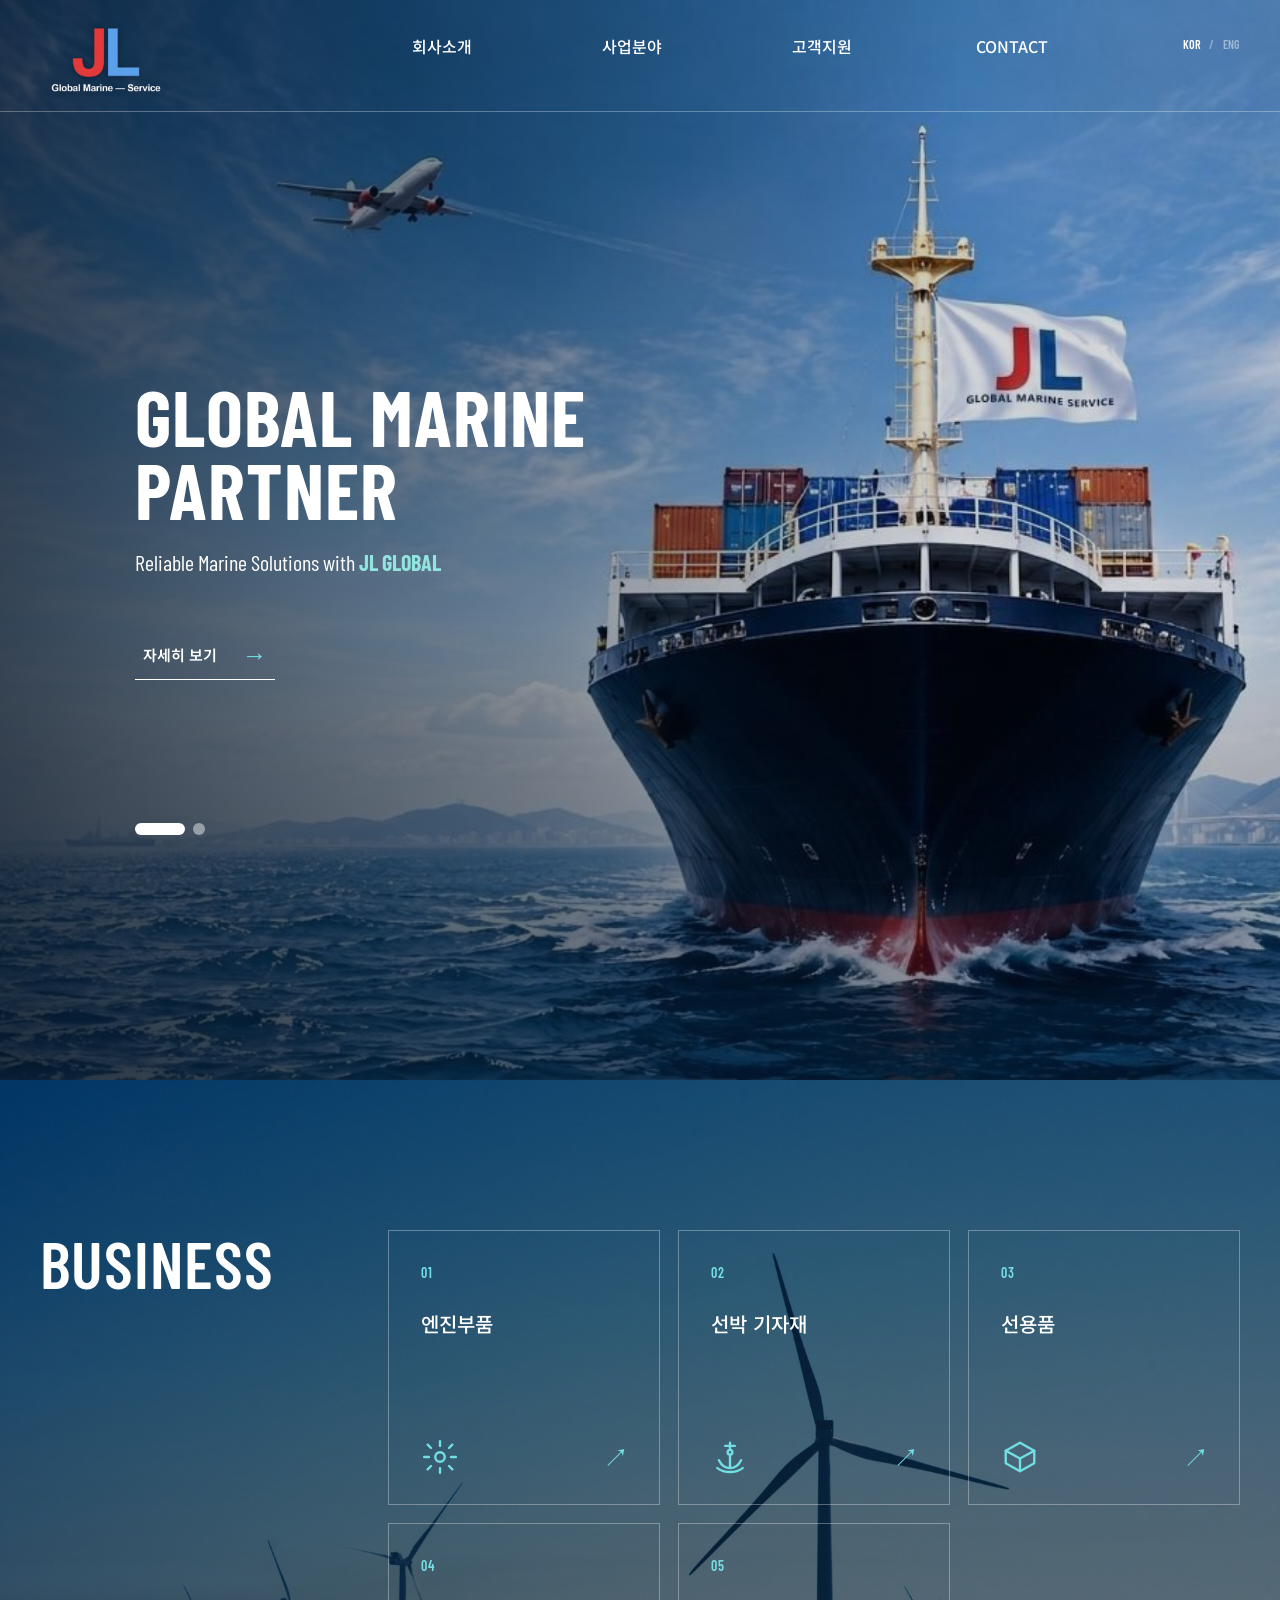
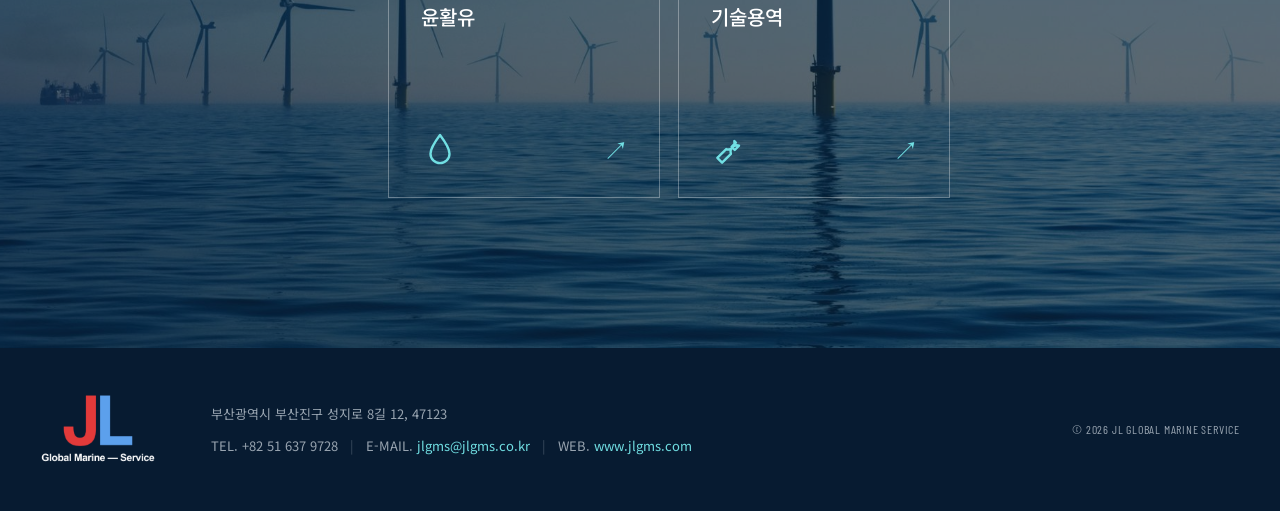
<file: index.html>
<!doctype html>
<html lang="ko">
<head>
  <meta charset="utf-8">
  <meta name="viewport" content="width=device-width, initial-scale=1">
  <meta name="description" content="JL Global Marine Service - 선박과 해양 산업을 연결하는 글로벌 파트너" data-en="JL Global Marine Service - A global partner connecting ships and the marine industry">
  <title>JL Global Marine Service</title>
  <link rel="apple-touch-icon" sizes="76x76" href="static/img/favicon/apple-touch-icon.png">
  <link rel="icon" type="image/png" sizes="32x32" href="static/img/favicon/favicon-32x32.png">
  <link rel="icon" type="image/png" sizes="16x16" href="static/img/favicon/favicon-16x16.png">
  <link rel="preconnect" href="https://fonts.googleapis.com">
  <link rel="preconnect" href="https://fonts.gstatic.com" crossorigin>
  <link href="https://fonts.googleapis.com/css2?family=Barlow+Condensed:wght@500;600;700&family=Noto+Sans+KR:wght@400;500;600;700&display=swap" rel="stylesheet">
  <link rel="preload" as="image" href="assets/hero-bg.jpg?v=2">
  <link rel="stylesheet" href="css/style.css?v=11">
</head>
<body>
  <header class="header-wrap" id="header">
    <div class="header">
      <a class="logo" href="#top">
        <img src="assets/logo-light.png?v=2" alt="JL Global Marine Service">
      </a>
      <nav class="nav" aria-label="주요 메뉴">
        <ul>
          <li><a href="jlgms/company/ceo.html" data-en="COMPANY">회사소개</a><ul class="lnb"><li><a href="jlgms/company/ceo.html" data-en="Overview">회사 개요</a></li><li><a href="jlgms/company/history.html" data-en="History">회사연혁</a></li></ul></li>
          <li><a href="jlgms/business/business-field.html" data-en="BUSINESS">사업분야</a><ul class="lnb"><li><a href="jlgms/business/business-field.html" data-en="Business Fields">사업분야</a></li><li><a href="jlgms/business/engine/enginecomponents.html" data-en="Engine Parts">엔진부품</a></li><li><a href="jlgms/business/vessel.html" data-en="Marine Equipment">선박 기자재</a></li><li><a href="jlgms/ship-stores/ship-stores11.html" data-en="Ship Stores">선용품</a></li><li><a href="jlgms/lubricant/lubricatingoil.html" data-en="Lubricants">윤활유</a></li><li><a href="jlgms/business/technical-services.html" data-en="Technical Services">기술 용역</a></li></ul></li>
          <li><a href="jlgms/customer/quote.html" data-en="SUPPORT">고객지원</a><ul class="lnb"><li><a href="jlgms/customer/quote.html" data-en="Request a Quote">견적서 문의</a></li></ul></li>
          <li><a href="jlgms/contact/direction.html">CONTACT</a><ul class="lnb"><li><a href="jlgms/contact/direction.html" data-en="Directions">오시는 길</a></li></ul></li>
        </ul>
      </nav>
      <div class="language"><button type="button" class="is-active" data-language="KOR">KOR</button><span>/</span><button type="button" data-language="ENG">ENG</button></div>
    </div>
  </header>

  <main id="top">
    <section class="hero" id="company">
      <div class="hero-inner">
        <div class="hero-slide is-active"><div class="hero-copy"><h1>GLOBAL MARINE<br>PARTNER</h1><p>Reliable Marine Solutions with <strong>JL GLOBAL</strong></p><a class="more" href="jlgms/company/ceo.html"><span data-en="Learn More">자세히 보기</span> <span class="arrow">→</span></a></div></div>
        <div class="hero-slide hero-slide-alt"><span class="hero-ghost">TRUST · SERVICE</span><div class="hero-copy"><h1>CONNECTED<br>BY THE SEA</h1><p>Marine Service for a <strong>WIDER HORIZON</strong></p><a class="more" href="jlgms/company/ceo.html"><span data-en="Learn More">자세히 보기</span> <span class="arrow">→</span></a></div></div>
        <div class="pager"><button class="is-active" type="button" aria-label="첫 번째 슬라이드"></button><button type="button" aria-label="두 번째 슬라이드"></button></div>
      </div>
    </section>

    <section class="business section" id="business">
      <div class="inner business-layout">
        <div class="section-intro">
          <h2>BUSINESS</h2>
        </div>
        <div class="business-grid">
          <a class="business-card" href="jlgms/business/engine/enginecomponents.html"><span class="card-number">01</span><h3 data-en="Engine Parts">엔진부품</h3><span class="card-icon"><svg viewBox="0 0 24 24" fill="none" stroke="currentColor" stroke-width="1.5" stroke-linecap="round" stroke-linejoin="round"><circle cx="12" cy="12" r="3"></circle><path d="M12 2v3M12 19v3M4.2 4.2l2.1 2.1M17.7 17.7l2.1 2.1M2 12h3M19 12h3M4.2 19.8l2.1-2.1M17.7 6.3l2.1-2.1"></path></svg></span><b>↗</b></a>
          <a class="business-card" href="jlgms/business/vessel.html"><span class="card-number">02</span><h3 data-en="Marine Equipment">선박 기자재</h3><span class="card-icon"><svg viewBox="0 0 24 24" fill="none" stroke="currentColor" stroke-width="1.5" stroke-linecap="round" stroke-linejoin="round"><path d="M12 3v4M9 5h6"></path><circle cx="12" cy="9" r="1.5"></circle><path d="M12 10.5V19M5 14c1.5 3 4 5 7 5s5.5-2 7-5M4 19c2 1.5 5 2.5 8 2.5s6-1 8-2.5"></path></svg></span><b>↗</b></a>
          <a class="business-card" href="jlgms/ship-stores/ship-stores11.html"><span class="card-number">03</span><h3 data-en="Ship Stores">선용품</h3><span class="card-icon"><svg viewBox="0 0 24 24" fill="none" stroke="currentColor" stroke-width="1.5" stroke-linecap="round" stroke-linejoin="round"><path d="M3 8l9-5 9 5-9 5-9-5z"></path><path d="M3 8v8l9 5 9-5V8M12 13v8"></path></svg></span><b>↗</b></a>
          <a class="business-card" href="jlgms/lubricant/lubricatingoil.html"><span class="card-number">04</span><h3 data-en="Lubricants">윤활유</h3><span class="card-icon"><svg viewBox="0 0 24 24" fill="none" stroke="currentColor" stroke-width="1.5" stroke-linecap="round" stroke-linejoin="round"><path d="M12 2.5c3 4 6 8.2 6 11.8a6 6 0 1 1-12 0c0-3.6 3-7.8 6-11.8z"></path></svg></span><b>↗</b></a>
          <a class="business-card" href="jlgms/business/technical-services.html"><span class="card-number">05</span><h3 data-en="Technical Services">기술용역</h3><span class="card-icon"><svg viewBox="0 0 24 24" fill="none" stroke="currentColor" stroke-width="1.5" stroke-linecap="round" stroke-linejoin="round"><path d="M14.7 6.3a4 4 0 0 1-5.1 5.1L4 17l3 3 5.6-5.6a4 4 0 0 1 5.1-5.1l-2.7 2.7-2-2 2.7-2.7z"></path></svg></span><b>↗</b></a>
        </div>
      </div>
    </section>

  </main>

  <footer class="footer">
    <div class="inner footer-inner">
      <img src="assets/logo-light.png?v=2" alt="JL Global Marine Service">
      <div><address data-en="12, Seongji-ro 8-gil, Busanjin-gu, Busan, Korea 47123">부산광역시 부산진구 성지로 8길 12, 47123</address><p><span class="footer-item">TEL. +82 51 637 9728</span><span class="footer-sep">|</span><span class="footer-item">E-MAIL. <a href="mailto:jlgms@jlgms.co.kr">jlgms@jlgms.co.kr</a></span><span class="footer-sep">|</span><span class="footer-item">WEB. <a href="https://jlgms.com/">www.jlgms.com</a></span></p></div>
      <span class="copyright">© 2026 JL GLOBAL MARINE SERVICE</span>
    </div>
  </footer>
  <script src="js/main.js?v=3"></script>
  <script src="js/mobile-nav.js?v=1"></script>
</body>
</html>
</file>
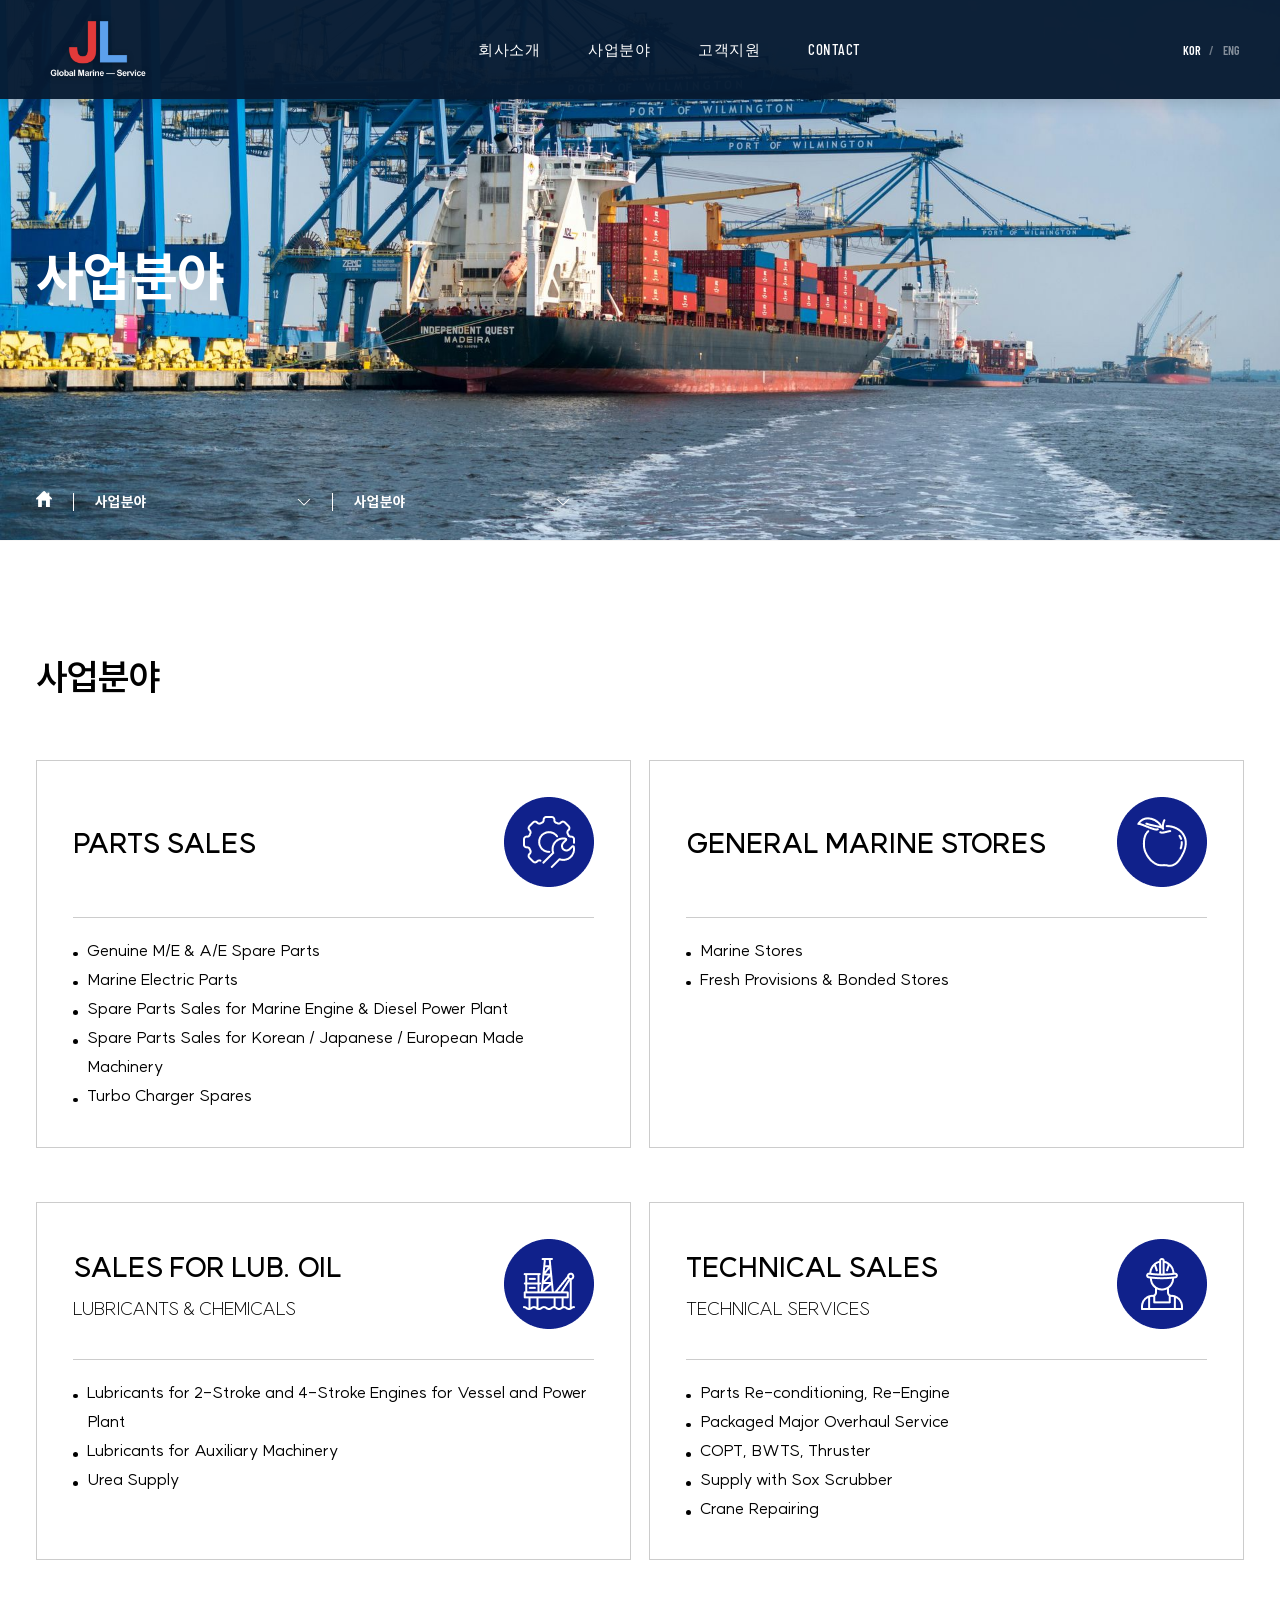
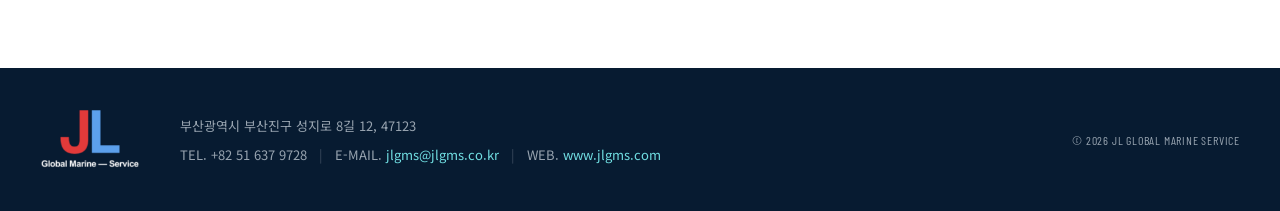
<file: jlgms/business/business-field.html>
<!DOCTYPE html>
<html lang="ko">


<!-- Mirrored from http://www.jlgms.co.kr/jlgms/business/business-field by HTTrack Website Copier/3.x [XR&CO], Thu, 24 Sep 2026 13:48:16 GMT -->
<!-- Added by HTTrack --><meta http-equiv="content-type" content="text/html;charset=UTF-8" /><!-- /Added by HTTrack -->
<head>
  <meta charset="UTF-8">
    <meta name="viewport" content="width=device-width, initial-scale=1.0">
    <meta http-equiv="X-UA-Compatible" content="IE=edge">

    <!--파비콘-->
    <link rel="apple-touch-icon" sizes="76x76" href="../../static/img/favicon/apple-touch-icon.png">
    <link rel="icon" type="image/png" sizes="32x32" href="../../static/img/favicon/favicon-32x32.png">
    <link rel="icon" type="image/png" sizes="16x16" href="../../static/img/favicon/favicon-16x16.png">
    <meta name="msapplication-TileColor" content="#da532c">
    <meta name="theme-color" content="#ffffff">

    <!--메타-->
    <meta name="description" content="엔진부품, 선박 기자재, 선용, 윤활유, 선박유, 산업유, 고객이 선호하는 동 업종 최고의 기업, 고객만족경영">
    <meta name="keywords" content="엔진부품,윤활유,선박유,산업유">

    <meta property="og:type" content="website">
    <meta property="og:title" content="JL Global Marine Service">
    <meta property="og:image" content="../../static/img/common/thumb.jpg">
    <meta property="og:image:type" content="image/jpeg">
    <meta property="og:image:width" content="600">
    <meta property="og:image:height" content="315">
    <meta property="og:url" content="">

    <meta property="twitter:card" content="summary">
    <meta property="twitter:title" content="JL Global Marine Service">
    <meta property="twitter:description" content="엔진부품, 선박 기자재, 선용, 윤활유, 선박유, 산업유, 고객이 선호하는 동 업종 최고의 기업, 고객만족경영">
    <meta property="twitter:image" content="../../static/img/common/thumb.jpg">
    <meta property="twitter:image:type" content="image/jpeg">
    <meta property="twitter:image:width" content="600">
    <meta property="twitter:image:height" content="315">

    <!--css-->
    <link rel="stylesheet" type="text/css" href="../../static/fonts/fonts.css">
    <link rel="stylesheet" type="text/css" href="../../static/css/reset.css">
    <link rel="stylesheet" type="text/css" href="../../static/css/base.css">
    <link rel="stylesheet" type="text/css" href="../../static/css/layout.css">
    <link rel="stylesheet" type="text/css" href="../../static/css/style_v8.css">

    <!--libs-->
    <script src="../../static/js/jquery-3.6.0.js"></script>

    <!--슬라이드-->
    <link rel="stylesheet" type="text/css" href="../../static/js/libs/swiper/swiper-bundle.min.css">
    <script src="../../static/js/libs/swiper/swiper-bundle.min.js"></script>

    <!--aos-->
    <link rel="stylesheet" type="text/css" href="../../static/js/libs/aos/aos.css">
    <script src="../../static/js/libs/aos/aos.js"></script>

    <!--js-->
    <script src="../../static/js/common.js"></script>
    <script src="../../static/js/paging.js"></script>

    <title>JL Global Marine Service</title>
<link rel="preconnect" href="https://fonts.googleapis.com">
    <link rel="preconnect" href="https://fonts.gstatic.com" crossorigin>
    <link href="https://fonts.googleapis.com/css2?family=Barlow+Condensed:wght@500;600;700&family=Noto+Sans+KR:wght@400;500;600;700&display=swap" rel="stylesheet">
    <link rel="stylesheet" type="text/css" href="../../css/site-header.css?v=9">
</head>

<body onselectstart="return false" ondragstart="return false" oncontextmenu="return false">
<!-- header -->
<div class="jl-header-wrap" id="header">
    <a class="jl-skip" href="#Main" data-en="Skip to content">본문 바로가기</a>
    <div class="jl-header">
        <a class="jl-logo" href="../../index.html"><img src="../../assets/logo-light.png?v=2" alt="JL Global Marine Service"></a>
        <nav class="jl-nav" aria-label="주요 메뉴">
            <ul><li><a href="../../jlgms/company/ceo.html" data-en="COMPANY">회사소개</a><ul class="jl-lnb"><li><a href="../../jlgms/company/ceo.html" data-en="Overview">회사 개요</a></li><li><a href="../../jlgms/company/history.html" data-en="History">회사연혁</a></li></ul></li><li><a href="../../jlgms/business/business-field.html" data-en="Business Fields">사업분야</a><ul class="jl-lnb"><li><a href="../../jlgms/business/business-field.html" data-en="Business Fields">사업분야</a></li><li><a href="../../jlgms/business/engine/enginecomponents.html" data-en="Engine Parts">엔진부품</a></li><li><a href="../../jlgms/business/vessel.html" data-en="Marine Equipment">선박 기자재</a></li><li><a href="../../jlgms/ship-stores/ship-stores11.html" data-en="Ship Stores">선용품</a></li><li><a href="../../jlgms/lubricant/lubricatingoil.html" data-en="Lubricants">윤활유</a></li><li><a href="../../jlgms/business/technical-services.html" data-en="Technical Services">기술 용역</a></li></ul></li><li><a href="../../jlgms/customer/quote.html" data-en="SUPPORT">고객지원</a><ul class="jl-lnb"><li><a href="../../jlgms/customer/quote.html" data-en="Request a Quote">견적서 문의</a></li></ul></li><li><a href="../../jlgms/contact/direction.html" data-en="CONTACT">CONTACT</a><ul class="jl-lnb"><li><a href="../../jlgms/contact/direction.html" data-en="Directions">오시는 길</a></li></ul></li></ul>
        </nav>
        <div class="jl-language"><button type="button" class="is-active" data-language="KOR">KOR</button><span>/</span><button type="button" data-language="ENG">ENG</button></div>
    </div>
</div>

<!-- visual -->

    
       <!-- visual -->
    <div class="visual-wrap vis2">
        <div class="visual">
            <div class="inner">
                <h2 class="vis-tit" data-aos="fade-up" data-en="Business Fields">사업분야</h2>
            </div>
        </div>
    </div>
                    
                    
                    
                    
                    
                    
    
    


<!-- sub-nav -->
<nav class="sub-nav-wrap" id="subnav" data-aos="fade-up">
    <ul class="sub-nav inner">
        <li>
          <a class="icon" href="../../index.html"><img src="../../jlgms-assets/static/img/common/home.png" alt=""></a>
        </li>
        <li class="select-box low-select">
          <button class="select-btn" type="button">
            <span class="select"></span>
            <img src="../../jlgms-assets/static/img/common/sub.png" alt="">
          </button>
          
              
              
                  <ul class="option over-option">
                      
                          <li >
                              <a href="../company/ceo.html" data-en="Company">회사소개</a>
                          </li>
                      
                          <li class="selected">
                              <a href="business-field.html" data-en="Business Fields">사업분야</a>
                          </li>
                      
                          <li >
                              <a href="../customer/quote.html" data-en="Support">고객지원</a>
                          </li>
                      
                          <li >
                              <a href="../contact/direction.html">CONTACT</a>
                          </li>
                      
                  </ul>
              
          
        </li>
        
            
            
                <li class="select-box low-select bg-blue">
                  <button class="select-btn" type="button">
                    <span class="select point"></span>
                    <img src="../../jlgms-assets/static/img/common/sub.png" alt="">
                  </button>
                  <ul class="option over-option">
                      
                           <li class="selected">
                               <a href="business-field.html" data-en="Business Fields">사업분야</a>
                           </li>
                       
                           <li >
                               <a href="engine/enginecomponents.html" data-en="Engine Parts">엔진부품</a>
                           </li>
                       
                           <li >
                               <a href="vessel.html" data-en="Marine Equipment">선박 기자재</a>
                           </li>
                       
                           <li >
                               <a href="../ship-stores/ship-stores11.html" data-en="Ship Stores">선용</a>
                           </li>
                       
                           <li >
                               <a href="../lubricant/lubricatingoil.html" data-en="Lubricants">윤활유</a>
                           </li>
                       
                           <li >
                               <a href="technical-services.html" data-en="Technical Services">기술용역</a>
                           </li>
                       
                  </ul>
                </li>
            
        
    </ul>
</nav>



<script>
    const isTouchDevice = (navigator.maxTouchPoints || 'ontouchstart' in document.documentElement);
    
    let tablet = 1023;
    let laptop = 1280;
    let pc = 1600;
    
    
    //스킵메뉴
    $('.skip').on({
      focus: function () {
        $(this).parent().addClass('active');
      },
      click: function () {
        $('.skip-nav').removeClass('active');
      }
    });
    
    $('.skip:last-child').focusout(function () {
      $('.skip-nav').removeClass('active');
    });
    
    $('[href="#Gnb"]').on('keydown click', function (e) {
      if (e.keyCode == "13") {
        $('.skip-nav').removeClass('active');
        if ($(window).width() <= laptop) {
          $('.mobile-btn').trigger('click');
          $('.nav a:first').trigger('click').focus();
        } else {
          $('#Gnb a:first').parent().addClass('active').siblings().removeClass('active');
          $('.header-wrap').addClass('active');
          $('.lnb').stop().slideDown();
        }
      }
    });
    
    $('.gnb a:last').focusout(function () {
      if ($(window).width() <= laptop) {
        $('.moni-btn').trigger('click');
      }
    });
    
    //메뉴
    $('.dep-01').on({
      mouseenter: function (e) {
        if (!isTouchDevice) {
          if ($(window).width() > laptop) {
            pcGnb($(this));
          }
        }
      },
      focusin: function (e) {
        if (!isTouchDevice) {
          if ($(window).width() <= laptop && $(window).width() > tablet) {
            pcGnb($(this));
          }
        }
        else if (isTouchDevice) {
          e.preventDefault();
          if ($(window).width() <= laptop && $(window).width() > tablet) {
            pcGnb($(this));
          }
          else if ($(window).width() < tablet) {
            e.preventDefault();
            $(this).parent().addClass('active').siblings().removeClass('active');
            $(this).next('.lnb').stop().slideDown().closest('li').siblings().find('.lnb').slideUp();
          }
        }
      },
      click: function (e) {
        if (isTouchDevice) {
          e.preventDefault();
          if ($(window).width() >= laptop && $(window).width() > tablet) {
            $(this).parent().addClass('active').siblings().removeClass('active');
            $('.header-wrap').addClass('active');
            $('.lnb').stop().slideDown(0);
          }
          else if ($(window).width() < tablet) {
            $(this).parent().addClass('active').siblings().removeClass('active');
            $(this).next('.lnb').stop().slideDown().closest('li').siblings().find('.lnb').slideUp();
          }
        } else {
          if ($(window).width() <= laptop && $(window).width() > tablet) {
            e.preventDefault();
            $(this).parent().addClass('active').siblings().removeClass('active');
            $('.header-wrap').addClass('active');
            $('.lnb').stop().slideDown(0);
          } else if ($(window).width() < tablet) {
            e.preventDefault();
            $(this).parent().addClass('active').siblings().removeClass('active');
            $(this).next('.lnb').stop().slideDown().closest('li').siblings().find('.lnb').slideUp();
          }
        }
      }
    });
    
    $('.lnb').mouseenter(function () {
      $(this).closest('li').addClass('active').siblings().removeClass('active');
    })
    
    $('.lnb li').click(function () {
      if ($(window).width() < tablet) {
        $(this).closest('.lnb').parent().removeClass('active');
      }
    });
    
    
    //열기
    function pcGnb(tg) {
      $(tg).parent().addClass('active').siblings().removeClass('active');
      $('.header-wrap').addClass('active');
      $('.lnb').stop().slideDown(300);
    }
    
    
    //닫기
    if (!isTouchDevice) {
      $('.nav').mouseleave(function (e) {
        if ($(window).width() > laptop) {
          gnb_close();
        }
      });
    }
    
    $(document).click(function (e) {
      if ($(window).width() > laptop) {
        if (isTouchDevice) {
          let tg = e.target;
          if ($(tg).parents('.header-wrap').length == 0) {
            gnb_close();
          }
        }
      }
    });
    
    $(window).scroll(function () {
        if ($(window).scrollTop() > $('.visual-wrap').height()) {
          $('.header-wrap').addClass('scroll');
        } else {
          $('.header-wrap').removeClass('scroll');
        }
        if (isTouchDevice) {
          if ($(window).width() > tablet) {
            gnb_close();
          }
        }
      });
    
    $(window).scroll(function () {
      if (isTouchDevice && $(window).width() > laptop) {
        gnb_close();
      }
    });
    
    function gnb_close() {
      if ($('.header-wrap').hasClass('active')) {
        $('.header-wrap').removeClass('active');
        $('.gnb>li').removeClass('active');
        $('.lnb').stop().slideUp(300);
      }
    }
    
    //리사이즈
    $(window).resize(function () {
      if ($(window).width() > laptop) {
        $('.header-wrap').removeClass('active');
        $('.lnb').stop().slideUp(0);
        $('.nav').removeClass('active');
        $('.mobile-btn').removeClass('active');
    
      } else if ($(window).width() <= laptop && $(window).width() > tablet) {
        $('.nav').removeClass('active');
        $('.lnb').show();
      } else if ($(window).width() < tablet) {
        $('.header-wrap').removeClass('active')
        $('.lnb').stop().slideUp(0);
        $('.gnb>li').removeClass('active');
        $('.mobile-btn').removeClass('active');
      }
    });
    
    // 모바일
    $('.mobile-btn').on({
      click: function () {
        $(this).toggleClass('active');
        $('.header-wrap').toggleClass('active');
        if ($(window).width() <= laptop && $(window).width() > tablet) {
          $('.lnb').stop().slideDown(0);
        }
        else if ($(window).width() <= tablet) {
          $('.lnb').stop().slideUp(0).closest('li').removeClass('active');
        }
      },
      keydown: function (e) {
        if (e.keyCode == "13") {
          $(this).toggleClass('active');
          $('.header-wrap').toggleClass('active');
          $('.nav a:first').focus();
          if ($(window).width() <= laptop && $(window).width() > tablet) {
            $('.lnb').stop().slideDown(0);
          }
          else if ($(window).width() <= tablet) {
            $('.lnb').stop().slideUp(0).closest('li').removeClass('active');
          }
        }
        else if (e.keyCode == "9") {
          $('.header-wrap').removeClass('active');
          $('.mobile-btn').removeClass('active');
          $('.lnb').stop().slideUp(0).closest('li').removeClass('active');
        }
      }
    });
    
    function changeLanguage(lang) {
        localStorage.setItem('jl-language', lang)
            location.reload();
    }

    //언어
//     $('.lang-wrap').each(function (index, item) {
//       let txt = $(item).find('.selected').text();
//       $(item).find('.lang').text(txt);
//     });

//     $('.lang-btn').on({
//       click: function (e) {
//         $(this).next('.lang-option').stop().slideToggle();
//       },
//       keydown: function (e) {
//         if (e.keyCode == "13") {
//           $(this).next('.option').stop().slideDown();
//           $('.lang-option a:first').focus();
//         }
//       },
//       focusin: function () {
//         $('.header-wrap').removeClass('active').find('.lnb').hide();
//       }
//     });

</script>

<!-- content-wrap -->
<!-- contents -->
    <main class="content business" id="Main">
        <section class="section">
            <div class="inner">
                <h2 class="sec-tit" data-aos="fade-up" data-en="Business Fields">
                    사업분야
                </h2>
                <div class="grid-wrap">
                    <div class="box" data-aos="fade-up">
                        <div class="top">
                            <h3 class="type">PARTS SALES</h3>
                            <div class="icon"><img src="../../jlgms-assets/static/img/sub/sub2/icon1.png" alt="icon"></div>
                        </div>
                        <div class="list">
                            <li>Genuine M/E &amp; A/E Spare Parts</li>
                            <li>Marine Electric Parts</li>
                            <li>Spare Parts Sales for Marine Engine &amp; Diesel Power Plant</li>
                            <li>Spare Parts Sales for Korean / Japanese / European Made Machinery</li>
                            <li>Turbo Charger Spares</li>
                        </div>
                    </div>
                    <div class="box" data-aos="fade-up">
                        <div class="top">
                            <h3 class="type">GENERAL MARINE STORES</h3>
                            <div class="icon"><img src="../../jlgms-assets/static/img/sub/sub2/icon2.png" alt="icon"></div>
                        </div>
                        <div class="list">
                            <li>Marine Stores</li>
                            <li>Fresh Provisions &amp; Bonded Stores</li>
                        </div>
                    </div>
                    <div class="box" data-aos="fade-up">
                        <div class="top">
                            <h3 class="type">SALES FOR LUB. OIL
                                <span class="thin">LUBRICANTS &amp; CHEMICALS</span>
                            </h3>
                            <div class="icon"><img src="../../jlgms-assets/static/img/sub/sub2/icon3.png" alt="icon"></div>
                        </div>
                        <div class="list">
                            <li>Lubricants for 2-Stroke and 4-Stroke Engines for Vessel and Power Plant</li>
                            <li>Lubricants for Auxiliary Machinery</li>
                            <li>Urea Supply</li>
                        </div>
                    </div>
                    <div class="box" data-aos="fade-up">
                        <div class="top">
                            <h3 class="type">TECHNICAL SALES
                                <span class="thin">TECHNICAL SERVICES</span>
                            </h3>
                            <div class="icon"><img src="../../jlgms-assets/static/img/sub/sub2/icon4.png" alt="icon"></div>
                        </div>
                        <div class="list">
                            <li>Parts Re-conditioning, Re-Engine</li>
                            <li>Packaged Major Overhaul Service</li>
                            <li>COPT, BWTS, Thruster</li>
                            <li>Supply with Sox Scrubber</li>
                            <li>Crane Repairing</li>
                        </div>
                    </div>
                </div>
            </div>
        </section>
    </main>
                    
                    
                    
                    
<!--//content-wrap END-->



<footer class="jl-footer">
    <div class="jl-footer-inner">
        <img src="../../assets/logo-light.png?v=2" alt="JL Global Marine Service">
        <div><address data-en="12, Seongji-ro 8-gil, Busanjin-gu, Busan, Korea 47123">부산광역시 부산진구 성지로 8길 12, 47123</address><p><span class="footer-item">TEL. +82 51 637 9728</span><span class="footer-sep">|</span><span class="footer-item">E-MAIL. <a href="mailto:jlgms@jlgms.co.kr">jlgms@jlgms.co.kr</a></span><span class="footer-sep">|</span><span class="footer-item">WEB. <a href="https://jlgms.com/">www.jlgms.com</a></span></p></div>
        <span class="jl-copyright">© 2026 JL GLOBAL MARINE SERVICE</span>
    </div>
</footer>

<script src="../../js/site-i18n.js?v=4"></script>
<script src="../../js/mobile-nav.js?v=1"></script>
</body>

<!-- Mirrored from http://www.jlgms.co.kr/jlgms/business/business-field by HTTrack Website Copier/3.x [XR&CO], Thu, 24 Sep 2026 13:48:19 GMT -->
</html>
</file>
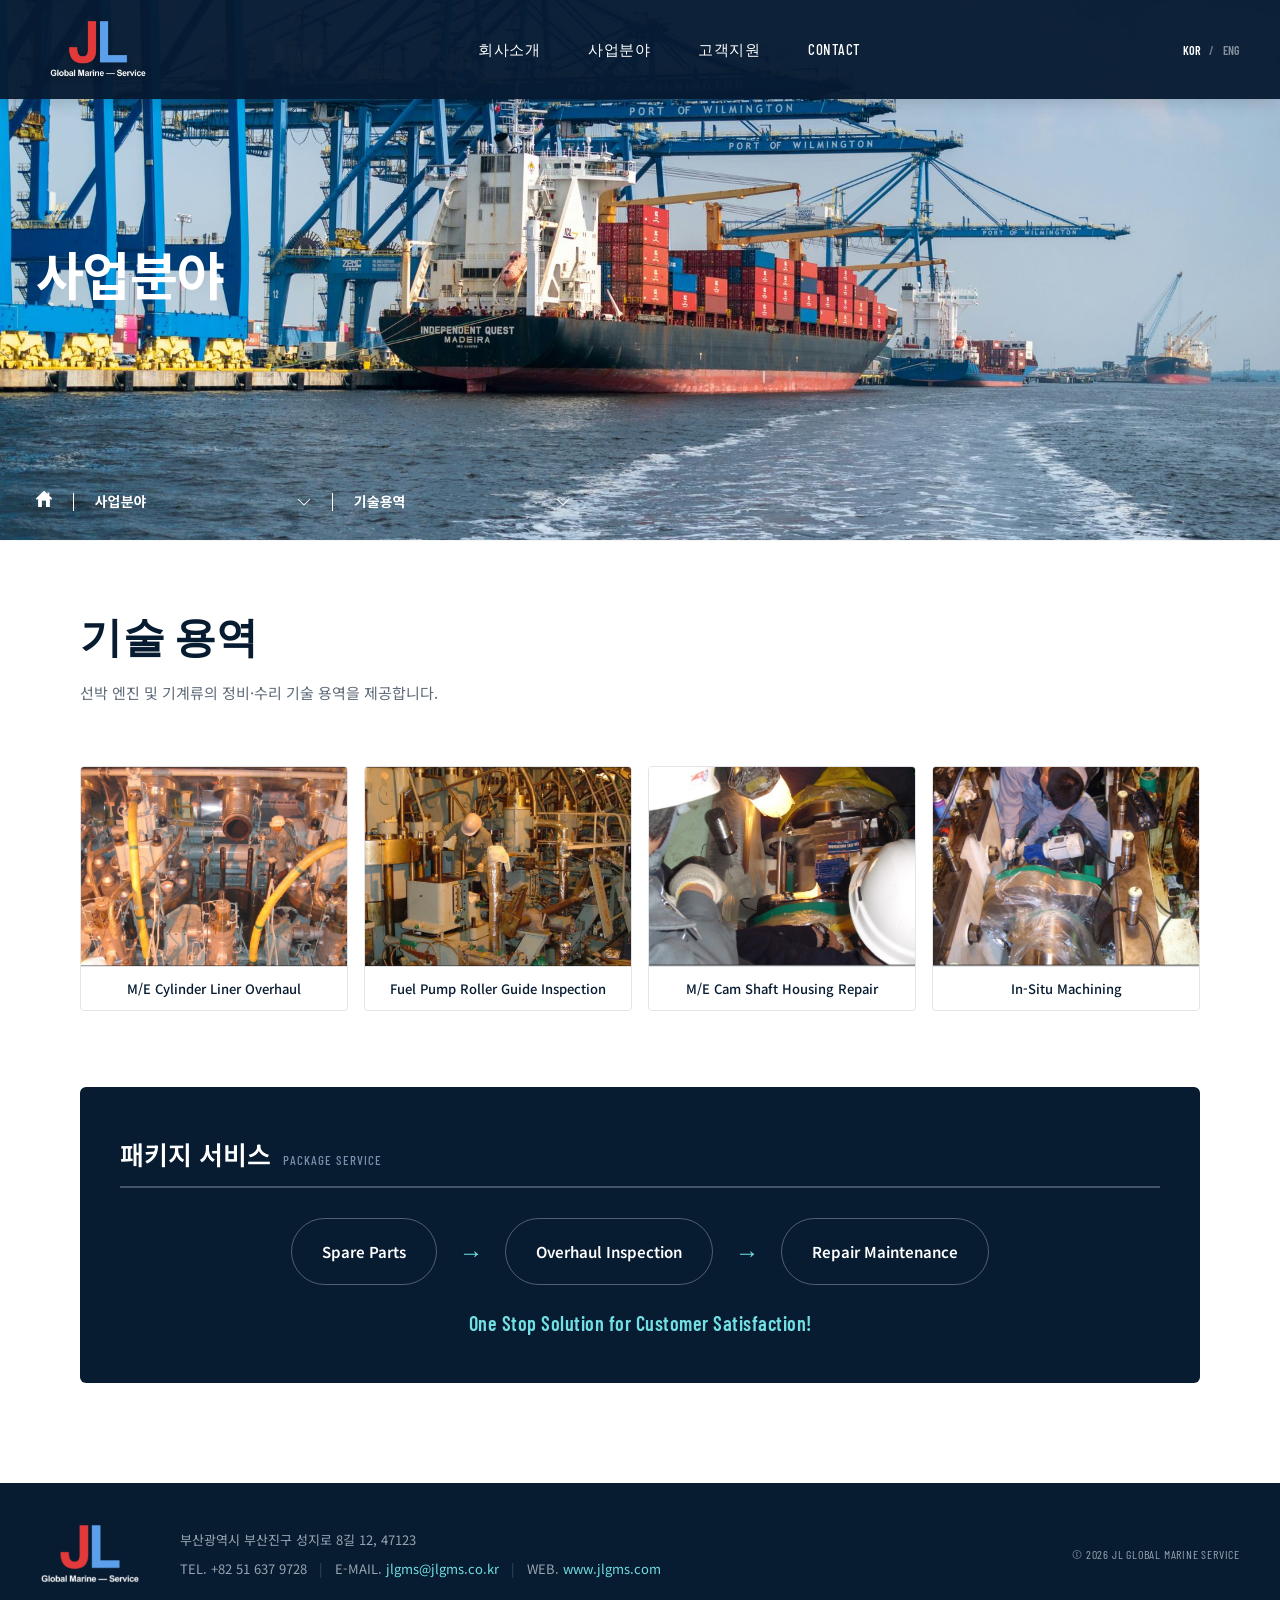
<file: jlgms/business/technical-services.html>
<!DOCTYPE html>
<html lang="ko">


<!-- Mirrored from http://www.jlgms.co.kr/jlgms/business/technical-services by HTTrack Website Copier/3.x [XR&CO], Thu, 24 Sep 2026 13:51:28 GMT -->
<!-- Added by HTTrack --><meta http-equiv="content-type" content="text/html;charset=UTF-8" /><!-- /Added by HTTrack -->
<head>
  <meta charset="UTF-8">
    <meta name="viewport" content="width=device-width, initial-scale=1.0">
    <meta http-equiv="X-UA-Compatible" content="IE=edge">

    <!--파비콘-->
    <link rel="apple-touch-icon" sizes="76x76" href="../../static/img/favicon/apple-touch-icon.png">
    <link rel="icon" type="image/png" sizes="32x32" href="../../static/img/favicon/favicon-32x32.png">
    <link rel="icon" type="image/png" sizes="16x16" href="../../static/img/favicon/favicon-16x16.png">
    <meta name="msapplication-TileColor" content="#da532c">
    <meta name="theme-color" content="#ffffff">

    <!--메타-->
    <meta name="description" content="엔진부품, 선박 기자재, 선용, 윤활유, 선박유, 산업유, 고객이 선호하는 동 업종 최고의 기업, 고객만족경영">
    <meta name="keywords" content="엔진부품,윤활유,선박유,산업유">

    <meta property="og:type" content="website">
    <meta property="og:title" content="JL Global Marine Service">
    <meta property="og:image" content="../../static/img/common/thumb.jpg">
    <meta property="og:image:type" content="image/jpeg">
    <meta property="og:image:width" content="600">
    <meta property="og:image:height" content="315">
    <meta property="og:url" content="">

    <meta property="twitter:card" content="summary">
    <meta property="twitter:title" content="JL Global Marine Service">
    <meta property="twitter:description" content="엔진부품, 선박 기자재, 선용, 윤활유, 선박유, 산업유, 고객이 선호하는 동 업종 최고의 기업, 고객만족경영">
    <meta property="twitter:image" content="../../static/img/common/thumb.jpg">
    <meta property="twitter:image:type" content="image/jpeg">
    <meta property="twitter:image:width" content="600">
    <meta property="twitter:image:height" content="315">

    <!--css-->
    <link rel="stylesheet" type="text/css" href="../../static/fonts/fonts.css">
    <link rel="stylesheet" type="text/css" href="../../static/css/reset.css">
    <link rel="stylesheet" type="text/css" href="../../static/css/base.css">
    <link rel="stylesheet" type="text/css" href="../../static/css/layout.css">
    <link rel="stylesheet" type="text/css" href="../../static/css/style_v8.css">

    <!--libs-->
    <script src="../../static/js/jquery-3.6.0.js"></script>

    <!--슬라이드-->
    <link rel="stylesheet" type="text/css" href="../../static/js/libs/swiper/swiper-bundle.min.css">
    <script src="../../static/js/libs/swiper/swiper-bundle.min.js"></script>

    <!--aos-->
    <link rel="stylesheet" type="text/css" href="../../static/js/libs/aos/aos.css">
    <script src="../../static/js/libs/aos/aos.js"></script>

    <!--js-->
    <script src="../../static/js/common.js"></script>
    <script src="../../static/js/paging.js"></script>

    <title>JL Global Marine Service</title>
<link rel="preconnect" href="https://fonts.googleapis.com">
    <link rel="preconnect" href="https://fonts.gstatic.com" crossorigin>
    <link href="https://fonts.googleapis.com/css2?family=Barlow+Condensed:wght@500;600;700&family=Noto+Sans+KR:wght@400;500;600;700&display=swap" rel="stylesheet">
    <link rel="stylesheet" type="text/css" href="../../css/site-header.css?v=9">
    <link rel="stylesheet" type="text/css" href="../../css/biz-content.css?v=2">
</head>

<body onselectstart="return false" ondragstart="return false" oncontextmenu="return false">
<!-- header -->
<div class="jl-header-wrap" id="header">
    <a class="jl-skip" href="#Main" data-en="Skip to content">본문 바로가기</a>
    <div class="jl-header">
        <a class="jl-logo" href="../../index.html"><img src="../../assets/logo-light.png?v=2" alt="JL Global Marine Service"></a>
        <nav class="jl-nav" aria-label="주요 메뉴">
            <ul><li><a href="../../jlgms/company/ceo.html" data-en="COMPANY">회사소개</a><ul class="jl-lnb"><li><a href="../../jlgms/company/ceo.html" data-en="Overview">회사 개요</a></li><li><a href="../../jlgms/company/history.html" data-en="History">회사연혁</a></li></ul></li><li><a href="../../jlgms/business/business-field.html" data-en="Business Fields">사업분야</a><ul class="jl-lnb"><li><a href="../../jlgms/business/business-field.html" data-en="Business Fields">사업분야</a></li><li><a href="../../jlgms/business/engine/enginecomponents.html" data-en="Engine Parts">엔진부품</a></li><li><a href="../../jlgms/business/vessel.html" data-en="Marine Equipment">선박 기자재</a></li><li><a href="../../jlgms/ship-stores/ship-stores11.html" data-en="Ship Stores">선용품</a></li><li><a href="../../jlgms/lubricant/lubricatingoil.html" data-en="Lubricants">윤활유</a></li><li><a href="../../jlgms/business/technical-services.html" data-en="Technical Services">기술 용역</a></li></ul></li><li><a href="../../jlgms/customer/quote.html" data-en="SUPPORT">고객지원</a><ul class="jl-lnb"><li><a href="../../jlgms/customer/quote.html" data-en="Request a Quote">견적서 문의</a></li></ul></li><li><a href="../../jlgms/contact/direction.html" data-en="CONTACT">CONTACT</a><ul class="jl-lnb"><li><a href="../../jlgms/contact/direction.html" data-en="Directions">오시는 길</a></li></ul></li></ul>
        </nav>
        <div class="jl-language"><button type="button" class="is-active" data-language="KOR">KOR</button><span>/</span><button type="button" data-language="ENG">ENG</button></div>
    </div>
</div>

<!-- visual -->

    
       <div class="visual-wrap vis2">
        <div class="visual">
            <div class="inner">
                <h2 class="vis-tit" data-aos="fade-up" data-en="Business Fields">사업분야</h2>
            </div>
        </div>
    </div>
                    
                    
                    
                    
                    
                    
                    
    
    


<!-- sub-nav -->
<nav class="sub-nav-wrap" id="subnav" data-aos="fade-up">
    <ul class="sub-nav inner">
        <li>
          <a class="icon" href="../../index.html"><img src="../../jlgms-assets/static/img/common/home.png" alt=""></a>
        </li>
        <li class="select-box low-select">
          <button class="select-btn" type="button">
            <span class="select"></span>
            <img src="../../jlgms-assets/static/img/common/sub.png" alt="">
          </button>
          
              
              
                  <ul class="option over-option">
                      
                          <li >
                              <a href="../company/ceo.html" data-en="Company">회사소개</a>
                          </li>
                      
                          <li class="selected">
                              <a href="business-field.html" data-en="Business Fields">사업분야</a>
                          </li>
                      
                          <li >
                              <a href="../customer/quote.html" data-en="Support">고객지원</a>
                          </li>
                      
                          <li >
                              <a href="../contact/direction.html">CONTACT</a>
                          </li>
                      
                  </ul>
              
          
        </li>
        
            
            
                <li class="select-box low-select bg-blue">
                  <button class="select-btn" type="button">
                    <span class="select point"></span>
                    <img src="../../jlgms-assets/static/img/common/sub.png" alt="">
                  </button>
                  <ul class="option over-option">
                      
                           <li >
                               <a href="business-field.html" data-en="Business Fields">사업분야</a>
                           </li>
                       
                           <li >
                               <a href="engine/enginecomponents.html" data-en="Engine Parts">엔진부품</a>
                           </li>
                       
                           <li >
                               <a href="vessel.html" data-en="Marine Equipment">선박 기자재</a>
                           </li>
                       
                           <li >
                               <a href="../ship-stores/ship-stores11.html" data-en="Ship Stores">선용</a>
                           </li>
                       
                           <li >
                               <a href="../lubricant/lubricatingoil.html" data-en="Lubricants">윤활유</a>
                           </li>
                       
                           <li class="selected">
                               <a href="technical-services.html" data-en="Technical Services">기술용역</a>
                           </li>
                       
                  </ul>
                </li>
            
        
    </ul>
</nav>



<script>
    const isTouchDevice = (navigator.maxTouchPoints || 'ontouchstart' in document.documentElement);
    
    let tablet = 1023;
    let laptop = 1280;
    let pc = 1600;
    
    
    //스킵메뉴
    $('.skip').on({
      focus: function () {
        $(this).parent().addClass('active');
      },
      click: function () {
        $('.skip-nav').removeClass('active');
      }
    });
    
    $('.skip:last-child').focusout(function () {
      $('.skip-nav').removeClass('active');
    });
    
    $('[href="#Gnb"]').on('keydown click', function (e) {
      if (e.keyCode == "13") {
        $('.skip-nav').removeClass('active');
        if ($(window).width() <= laptop) {
          $('.mobile-btn').trigger('click');
          $('.nav a:first').trigger('click').focus();
        } else {
          $('#Gnb a:first').parent().addClass('active').siblings().removeClass('active');
          $('.header-wrap').addClass('active');
          $('.lnb').stop().slideDown();
        }
      }
    });
    
    $('.gnb a:last').focusout(function () {
      if ($(window).width() <= laptop) {
        $('.moni-btn').trigger('click');
      }
    });
    
    //메뉴
    $('.dep-01').on({
      mouseenter: function (e) {
        if (!isTouchDevice) {
          if ($(window).width() > laptop) {
            pcGnb($(this));
          }
        }
      },
      focusin: function (e) {
        if (!isTouchDevice) {
          if ($(window).width() <= laptop && $(window).width() > tablet) {
            pcGnb($(this));
          }
        }
        else if (isTouchDevice) {
          e.preventDefault();
          if ($(window).width() <= laptop && $(window).width() > tablet) {
            pcGnb($(this));
          }
          else if ($(window).width() < tablet) {
            e.preventDefault();
            $(this).parent().addClass('active').siblings().removeClass('active');
            $(this).next('.lnb').stop().slideDown().closest('li').siblings().find('.lnb').slideUp();
          }
        }
      },
      click: function (e) {
        if (isTouchDevice) {
          e.preventDefault();
          if ($(window).width() >= laptop && $(window).width() > tablet) {
            $(this).parent().addClass('active').siblings().removeClass('active');
            $('.header-wrap').addClass('active');
            $('.lnb').stop().slideDown(0);
          }
          else if ($(window).width() < tablet) {
            $(this).parent().addClass('active').siblings().removeClass('active');
            $(this).next('.lnb').stop().slideDown().closest('li').siblings().find('.lnb').slideUp();
          }
        } else {
          if ($(window).width() <= laptop && $(window).width() > tablet) {
            e.preventDefault();
            $(this).parent().addClass('active').siblings().removeClass('active');
            $('.header-wrap').addClass('active');
            $('.lnb').stop().slideDown(0);
          } else if ($(window).width() < tablet) {
            e.preventDefault();
            $(this).parent().addClass('active').siblings().removeClass('active');
            $(this).next('.lnb').stop().slideDown().closest('li').siblings().find('.lnb').slideUp();
          }
        }
      }
    });
    
    $('.lnb').mouseenter(function () {
      $(this).closest('li').addClass('active').siblings().removeClass('active');
    })
    
    $('.lnb li').click(function () {
      if ($(window).width() < tablet) {
        $(this).closest('.lnb').parent().removeClass('active');
      }
    });
    
    
    //열기
    function pcGnb(tg) {
      $(tg).parent().addClass('active').siblings().removeClass('active');
      $('.header-wrap').addClass('active');
      $('.lnb').stop().slideDown(300);
    }
    
    
    //닫기
    if (!isTouchDevice) {
      $('.nav').mouseleave(function (e) {
        if ($(window).width() > laptop) {
          gnb_close();
        }
      });
    }
    
    $(document).click(function (e) {
      if ($(window).width() > laptop) {
        if (isTouchDevice) {
          let tg = e.target;
          if ($(tg).parents('.header-wrap').length == 0) {
            gnb_close();
          }
        }
      }
    });
    
    $(window).scroll(function () {
        if ($(window).scrollTop() > $('.visual-wrap').height()) {
          $('.header-wrap').addClass('scroll');
        } else {
          $('.header-wrap').removeClass('scroll');
        }
        if (isTouchDevice) {
          if ($(window).width() > tablet) {
            gnb_close();
          }
        }
      });
    
    $(window).scroll(function () {
      if (isTouchDevice && $(window).width() > laptop) {
        gnb_close();
      }
    });
    
    function gnb_close() {
      if ($('.header-wrap').hasClass('active')) {
        $('.header-wrap').removeClass('active');
        $('.gnb>li').removeClass('active');
        $('.lnb').stop().slideUp(300);
      }
    }
    
    //리사이즈
    $(window).resize(function () {
      if ($(window).width() > laptop) {
        $('.header-wrap').removeClass('active');
        $('.lnb').stop().slideUp(0);
        $('.nav').removeClass('active');
        $('.mobile-btn').removeClass('active');
    
      } else if ($(window).width() <= laptop && $(window).width() > tablet) {
        $('.nav').removeClass('active');
        $('.lnb').show();
      } else if ($(window).width() < tablet) {
        $('.header-wrap').removeClass('active')
        $('.lnb').stop().slideUp(0);
        $('.gnb>li').removeClass('active');
        $('.mobile-btn').removeClass('active');
      }
    });
    
    // 모바일
    $('.mobile-btn').on({
      click: function () {
        $(this).toggleClass('active');
        $('.header-wrap').toggleClass('active');
        if ($(window).width() <= laptop && $(window).width() > tablet) {
          $('.lnb').stop().slideDown(0);
        }
        else if ($(window).width() <= tablet) {
          $('.lnb').stop().slideUp(0).closest('li').removeClass('active');
        }
      },
      keydown: function (e) {
        if (e.keyCode == "13") {
          $(this).toggleClass('active');
          $('.header-wrap').toggleClass('active');
          $('.nav a:first').focus();
          if ($(window).width() <= laptop && $(window).width() > tablet) {
            $('.lnb').stop().slideDown(0);
          }
          else if ($(window).width() <= tablet) {
            $('.lnb').stop().slideUp(0).closest('li').removeClass('active');
          }
        }
        else if (e.keyCode == "9") {
          $('.header-wrap').removeClass('active');
          $('.mobile-btn').removeClass('active');
          $('.lnb').stop().slideUp(0).closest('li').removeClass('active');
        }
      }
    });
    
    function changeLanguage(lang) {
        localStorage.setItem('jl-language', lang)
            location.reload();
    }

    //언어
//     $('.lang-wrap').each(function (index, item) {
//       let txt = $(item).find('.selected').text();
//       $(item).find('.lang').text(txt);
//     });

//     $('.lang-btn').on({
//       click: function (e) {
//         $(this).next('.lang-option').stop().slideToggle();
//       },
//       keydown: function (e) {
//         if (e.keyCode == "13") {
//           $(this).next('.option').stop().slideDown();
//           $('.lang-option a:first').focus();
//         }
//       },
//       focusin: function () {
//         $('.header-wrap').removeClass('active').find('.lnb').hide();
//       }
//     });

</script>

<!-- content-wrap -->
<main class="jl-biz" id="Main">
        <div class="jl-biz-inner">
            <h2 class="jl-biz-title" data-en="Technical Services">기술 용역</h2>
            <p class="jl-biz-lead" data-en="We provide maintenance and repair technical services for marine engines and machinery.">선박 엔진 및 기계류의 정비·수리 기술 용역을 제공합니다.</p>

            <section class="jl-biz-section">
                <div class="jl-biz-grid jl-biz-grid-4">
                    <div class="jl-biz-case"><img src="../../assets/technical-service/me-cylinder-liner-overhaul.jpg" alt="M/E Cylinder Liner Overhaul" loading="lazy" decoding="async"><span>M/E Cylinder Liner Overhaul</span></div>
                    <div class="jl-biz-case"><img src="../../assets/technical-service/fuel-pump-roller-guide-inspection.jpg" alt="Fuel Pump Roller Guide Inspection" loading="lazy" decoding="async"><span>Fuel Pump Roller Guide Inspection</span></div>
                    <div class="jl-biz-case"><img src="../../assets/technical-service/me-cam-shaft-housing-repair.jpg" alt="M/E Cam Shaft Housing Repair" loading="lazy" decoding="async"><span>M/E Cam Shaft Housing Repair</span></div>
                    <div class="jl-biz-case"><img src="../../assets/technical-service/in-situ-machining.jpg" alt="In-Situ Machining" loading="lazy" decoding="async"><span>In-Situ Machining</span></div>
                </div>
            </section>

            <section class="jl-biz-section jl-biz-package">
                <h3 class="jl-biz-section-title">패키지 서비스 <span>Package Service</span></h3>
                <div class="jl-biz-flow">
                    <div class="jl-biz-step">Spare Parts</div>
                    <span class="jl-biz-arrow">→</span>
                    <div class="jl-biz-step">Overhaul Inspection</div>
                    <span class="jl-biz-arrow">→</span>
                    <div class="jl-biz-step">Repair Maintenance</div>
                </div>
                <p class="jl-biz-tagline">One Stop Solution for Customer Satisfaction!</p>
            </section>
        </div>
    </main>
                    
<!--//content-wrap END-->



<footer class="jl-footer">
    <div class="jl-footer-inner">
        <img src="../../assets/logo-light.png?v=2" alt="JL Global Marine Service">
        <div><address data-en="12, Seongji-ro 8-gil, Busanjin-gu, Busan, Korea 47123">부산광역시 부산진구 성지로 8길 12, 47123</address><p><span class="footer-item">TEL. +82 51 637 9728</span><span class="footer-sep">|</span><span class="footer-item">E-MAIL. <a href="mailto:jlgms@jlgms.co.kr">jlgms@jlgms.co.kr</a></span><span class="footer-sep">|</span><span class="footer-item">WEB. <a href="https://jlgms.com/">www.jlgms.com</a></span></p></div>
        <span class="jl-copyright">© 2026 JL GLOBAL MARINE SERVICE</span>
    </div>
</footer>

<script src="../../js/site-i18n.js?v=4"></script>
<script src="../../js/mobile-nav.js?v=1"></script>
</body>

<!-- Mirrored from http://www.jlgms.co.kr/jlgms/business/technical-services by HTTrack Website Copier/3.x [XR&CO], Thu, 24 Sep 2026 13:51:43 GMT -->
</html>
</file>
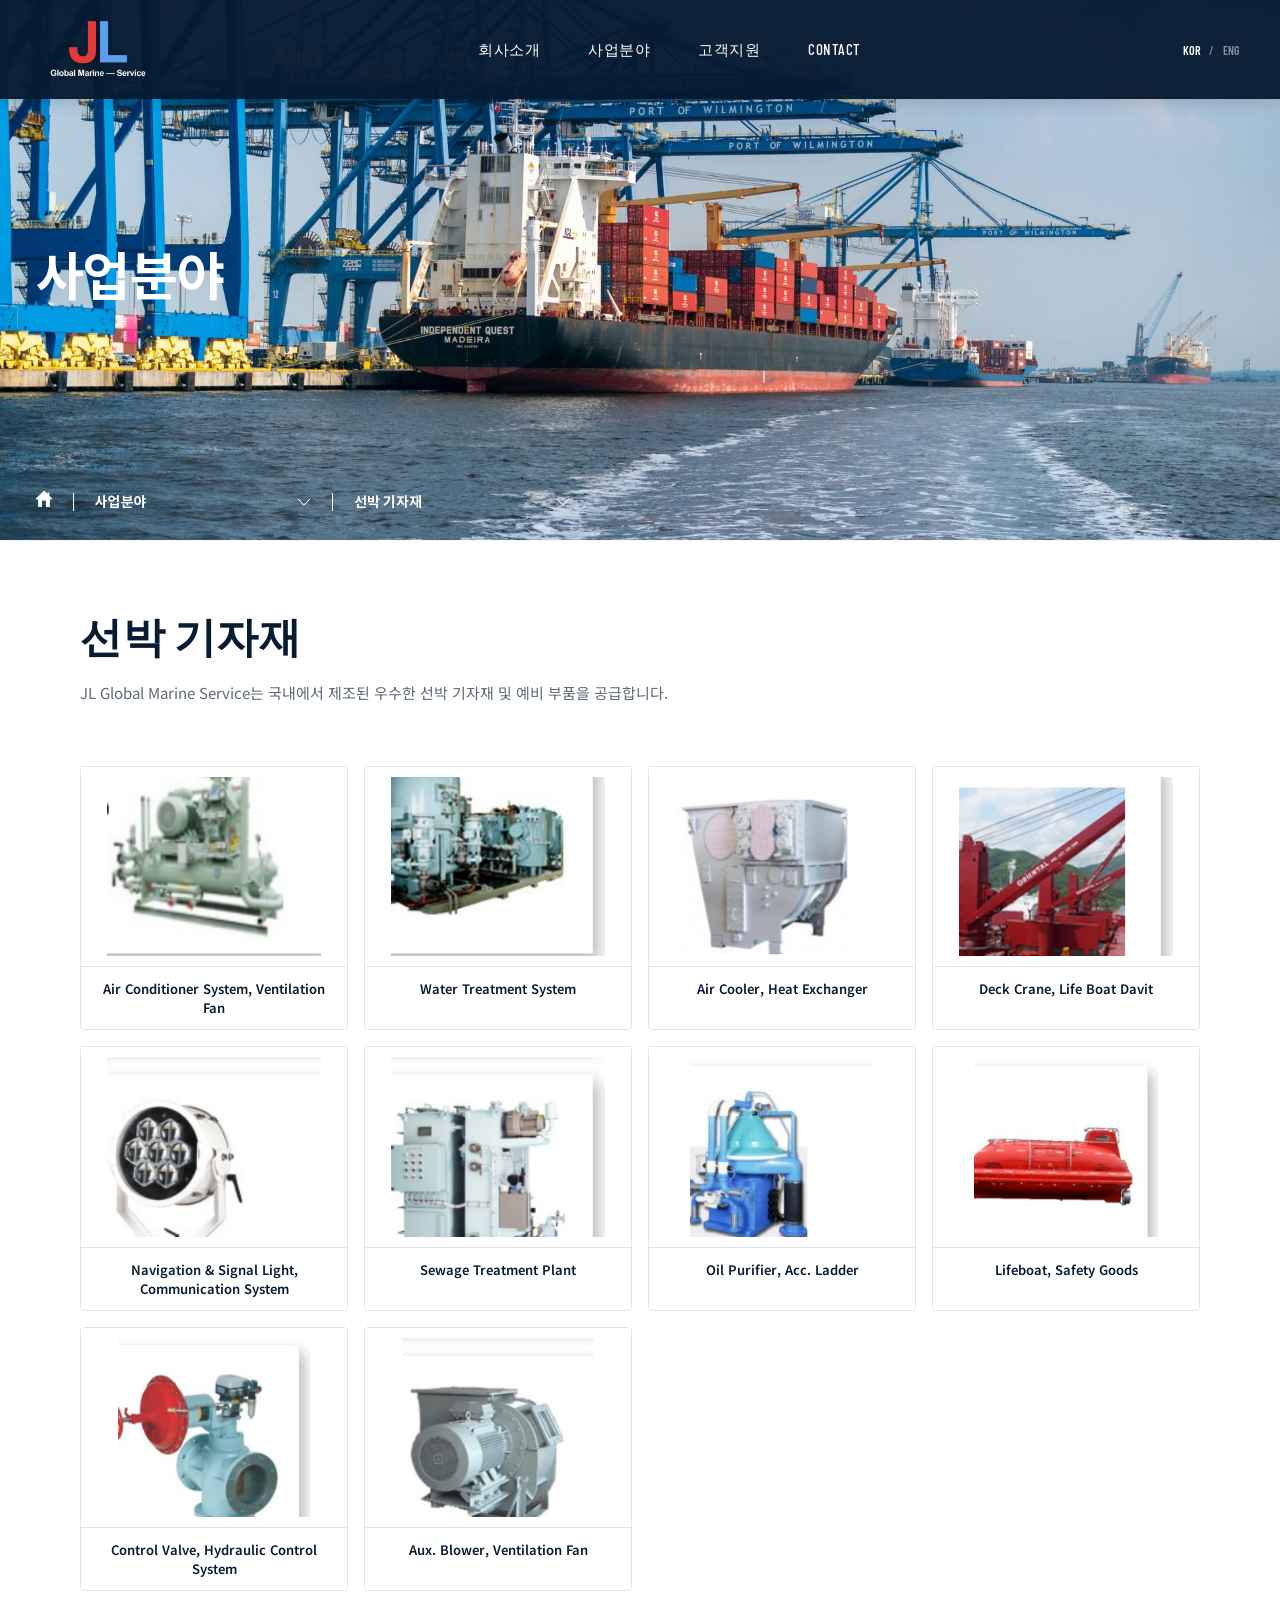
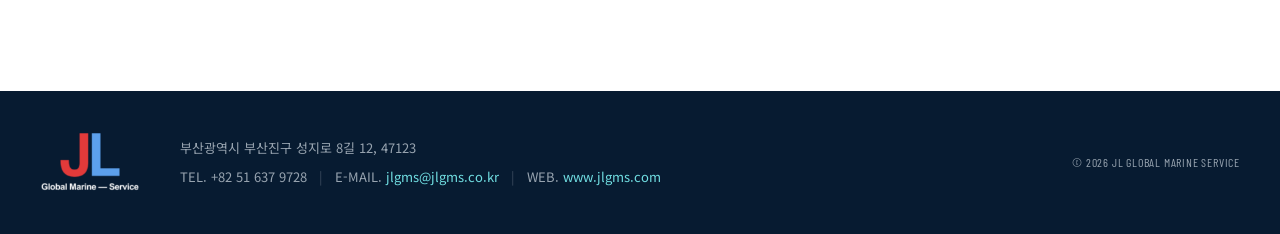
<file: jlgms/business/vessel.html>
<!DOCTYPE html>
<html lang="ko">


<!-- Mirrored from http://www.jlgms.co.kr/jlgms/business/vessel by HTTrack Website Copier/3.x [XR&CO], Thu, 24 Sep 2026 13:48:22 GMT -->
<!-- Added by HTTrack --><meta http-equiv="content-type" content="text/html;charset=UTF-8" /><!-- /Added by HTTrack -->
<head>
  <meta charset="UTF-8">
    <meta name="viewport" content="width=device-width, initial-scale=1.0">
    <meta http-equiv="X-UA-Compatible" content="IE=edge">

    <!--파비콘-->
    <link rel="apple-touch-icon" sizes="76x76" href="../../static/img/favicon/apple-touch-icon.png">
    <link rel="icon" type="image/png" sizes="32x32" href="../../static/img/favicon/favicon-32x32.png">
    <link rel="icon" type="image/png" sizes="16x16" href="../../static/img/favicon/favicon-16x16.png">
    <meta name="msapplication-TileColor" content="#da532c">
    <meta name="theme-color" content="#ffffff">

    <!--메타-->
    <meta name="description" content="엔진부품, 선박 기자재, 선용, 윤활유, 선박유, 산업유, 고객이 선호하는 동 업종 최고의 기업, 고객만족경영">
    <meta name="keywords" content="엔진부품,윤활유,선박유,산업유">

    <meta property="og:type" content="website">
    <meta property="og:title" content="JL Global Marine Service">
    <meta property="og:image" content="../../static/img/common/thumb.jpg">
    <meta property="og:image:type" content="image/jpeg">
    <meta property="og:image:width" content="600">
    <meta property="og:image:height" content="315">
    <meta property="og:url" content="">

    <meta property="twitter:card" content="summary">
    <meta property="twitter:title" content="JL Global Marine Service">
    <meta property="twitter:description" content="엔진부품, 선박 기자재, 선용, 윤활유, 선박유, 산업유, 고객이 선호하는 동 업종 최고의 기업, 고객만족경영">
    <meta property="twitter:image" content="../../static/img/common/thumb.jpg">
    <meta property="twitter:image:type" content="image/jpeg">
    <meta property="twitter:image:width" content="600">
    <meta property="twitter:image:height" content="315">

    <!--css-->
    <link rel="stylesheet" type="text/css" href="../../static/fonts/fonts.css">
    <link rel="stylesheet" type="text/css" href="../../static/css/reset.css">
    <link rel="stylesheet" type="text/css" href="../../static/css/base.css">
    <link rel="stylesheet" type="text/css" href="../../static/css/layout.css">
    <link rel="stylesheet" type="text/css" href="../../static/css/style_v8.css">

    <!--libs-->
    <script src="../../static/js/jquery-3.6.0.js"></script>

    <!--슬라이드-->
    <link rel="stylesheet" type="text/css" href="../../static/js/libs/swiper/swiper-bundle.min.css">
    <script src="../../static/js/libs/swiper/swiper-bundle.min.js"></script>

    <!--aos-->
    <link rel="stylesheet" type="text/css" href="../../static/js/libs/aos/aos.css">
    <script src="../../static/js/libs/aos/aos.js"></script>

    <!--js-->
    <script src="../../static/js/common.js"></script>
    <script src="../../static/js/paging.js"></script>

    <title>JL Global Marine Service</title>
<link rel="preconnect" href="https://fonts.googleapis.com">
    <link rel="preconnect" href="https://fonts.gstatic.com" crossorigin>
    <link href="https://fonts.googleapis.com/css2?family=Barlow+Condensed:wght@500;600;700&family=Noto+Sans+KR:wght@400;500;600;700&display=swap" rel="stylesheet">
    <link rel="stylesheet" type="text/css" href="../../css/site-header.css?v=9">
    <link rel="stylesheet" type="text/css" href="../../css/biz-content.css?v=2">
</head>

<body onselectstart="return false" ondragstart="return false" oncontextmenu="return false">
<!-- header -->
<div class="jl-header-wrap" id="header">
    <a class="jl-skip" href="#Main" data-en="Skip to content">본문 바로가기</a>
    <div class="jl-header">
        <a class="jl-logo" href="../../index.html"><img src="../../assets/logo-light.png?v=2" alt="JL Global Marine Service"></a>
        <nav class="jl-nav" aria-label="주요 메뉴">
            <ul><li><a href="../../jlgms/company/ceo.html" data-en="COMPANY">회사소개</a><ul class="jl-lnb"><li><a href="../../jlgms/company/ceo.html" data-en="Overview">회사 개요</a></li><li><a href="../../jlgms/company/history.html" data-en="History">회사연혁</a></li></ul></li><li><a href="../../jlgms/business/business-field.html" data-en="Business Fields">사업분야</a><ul class="jl-lnb"><li><a href="../../jlgms/business/business-field.html" data-en="Business Fields">사업분야</a></li><li><a href="../../jlgms/business/engine/enginecomponents.html" data-en="Engine Parts">엔진부품</a></li><li><a href="../../jlgms/business/vessel.html" data-en="Marine Equipment">선박 기자재</a></li><li><a href="../../jlgms/ship-stores/ship-stores11.html" data-en="Ship Stores">선용품</a></li><li><a href="../../jlgms/lubricant/lubricatingoil.html" data-en="Lubricants">윤활유</a></li><li><a href="../../jlgms/business/technical-services.html" data-en="Technical Services">기술 용역</a></li></ul></li><li><a href="../../jlgms/customer/quote.html" data-en="SUPPORT">고객지원</a><ul class="jl-lnb"><li><a href="../../jlgms/customer/quote.html" data-en="Request a Quote">견적서 문의</a></li></ul></li><li><a href="../../jlgms/contact/direction.html" data-en="CONTACT">CONTACT</a><ul class="jl-lnb"><li><a href="../../jlgms/contact/direction.html" data-en="Directions">오시는 길</a></li></ul></li></ul>
        </nav>
        <div class="jl-language"><button type="button" class="is-active" data-language="KOR">KOR</button><span>/</span><button type="button" data-language="ENG">ENG</button></div>
    </div>
</div>

<!-- visual -->

    
       <!-- visual -->
    <div class="visual-wrap vis2">
        <div class="visual">
            <div class="inner">
                <h2 class="vis-tit" data-aos="fade-up" data-en="Business Fields">사업분야</h2>
            </div>
        </div>
    </div>
                    
                    
                    
                    
                    
                    
                    
                    
                    
    
    


<!-- sub-nav -->
<nav class="sub-nav-wrap" id="subnav" data-aos="fade-up">
    <ul class="sub-nav inner">
        <li>
          <a class="icon" href="../../index.html"><img src="../../jlgms-assets/static/img/common/home.png" alt=""></a>
        </li>
        <li class="select-box low-select">
          <button class="select-btn" type="button">
            <span class="select"></span>
            <img src="../../jlgms-assets/static/img/common/sub.png" alt="">
          </button>
          
              
              
                  <ul class="option over-option">
                      
                          <li >
                              <a href="../company/ceo.html" data-en="Company">회사소개</a>
                          </li>
                      
                          <li class="selected">
                              <a href="business-field.html" data-en="Business Fields">사업분야</a>
                          </li>
                      
                          <li >
                              <a href="../customer/quote.html" data-en="Support">고객지원</a>
                          </li>
                      
                          <li >
                              <a href="../contact/direction.html">CONTACT</a>
                          </li>
                      
                  </ul>
              
          
        </li>
        
            
            
                <li class="select-box low-select bg-blue">
                  <button class="select-btn" type="button">
                    <span class="select point"></span>
                    <img src="../../jlgms-assets/static/img/common/sub.png" alt="">
                  </button>
                  <ul class="option over-option">
                      
                           <li >
                               <a href="business-field.html" data-en="Business Fields">사업분야</a>
                           </li>
                       
                           <li >
                               <a href="engine/enginecomponents.html" data-en="Engine Parts">엔진부품</a>
                           </li>
                       
                           <li class="selected">
                               <a href="vessel.html" data-en="Marine Equipment">선박 기자재</a>
                           </li>
                       
                           <li >
                               <a href="../ship-stores/ship-stores11.html" data-en="Ship Stores">선용</a>
                           </li>
                       
                           <li >
                               <a href="../lubricant/lubricatingoil.html" data-en="Lubricants">윤활유</a>
                           </li>
                       
                           <li >
                               <a href="technical-services.html" data-en="Technical Services">기술용역</a>
                           </li>
                       
                  </ul>
                </li>
            
        
    </ul>
</nav>



<script>
    const isTouchDevice = (navigator.maxTouchPoints || 'ontouchstart' in document.documentElement);
    
    let tablet = 1023;
    let laptop = 1280;
    let pc = 1600;
    
    
    //스킵메뉴
    $('.skip').on({
      focus: function () {
        $(this).parent().addClass('active');
      },
      click: function () {
        $('.skip-nav').removeClass('active');
      }
    });
    
    $('.skip:last-child').focusout(function () {
      $('.skip-nav').removeClass('active');
    });
    
    $('[href="#Gnb"]').on('keydown click', function (e) {
      if (e.keyCode == "13") {
        $('.skip-nav').removeClass('active');
        if ($(window).width() <= laptop) {
          $('.mobile-btn').trigger('click');
          $('.nav a:first').trigger('click').focus();
        } else {
          $('#Gnb a:first').parent().addClass('active').siblings().removeClass('active');
          $('.header-wrap').addClass('active');
          $('.lnb').stop().slideDown();
        }
      }
    });
    
    $('.gnb a:last').focusout(function () {
      if ($(window).width() <= laptop) {
        $('.moni-btn').trigger('click');
      }
    });
    
    //메뉴
    $('.dep-01').on({
      mouseenter: function (e) {
        if (!isTouchDevice) {
          if ($(window).width() > laptop) {
            pcGnb($(this));
          }
        }
      },
      focusin: function (e) {
        if (!isTouchDevice) {
          if ($(window).width() <= laptop && $(window).width() > tablet) {
            pcGnb($(this));
          }
        }
        else if (isTouchDevice) {
          e.preventDefault();
          if ($(window).width() <= laptop && $(window).width() > tablet) {
            pcGnb($(this));
          }
          else if ($(window).width() < tablet) {
            e.preventDefault();
            $(this).parent().addClass('active').siblings().removeClass('active');
            $(this).next('.lnb').stop().slideDown().closest('li').siblings().find('.lnb').slideUp();
          }
        }
      },
      click: function (e) {
        if (isTouchDevice) {
          e.preventDefault();
          if ($(window).width() >= laptop && $(window).width() > tablet) {
            $(this).parent().addClass('active').siblings().removeClass('active');
            $('.header-wrap').addClass('active');
            $('.lnb').stop().slideDown(0);
          }
          else if ($(window).width() < tablet) {
            $(this).parent().addClass('active').siblings().removeClass('active');
            $(this).next('.lnb').stop().slideDown().closest('li').siblings().find('.lnb').slideUp();
          }
        } else {
          if ($(window).width() <= laptop && $(window).width() > tablet) {
            e.preventDefault();
            $(this).parent().addClass('active').siblings().removeClass('active');
            $('.header-wrap').addClass('active');
            $('.lnb').stop().slideDown(0);
          } else if ($(window).width() < tablet) {
            e.preventDefault();
            $(this).parent().addClass('active').siblings().removeClass('active');
            $(this).next('.lnb').stop().slideDown().closest('li').siblings().find('.lnb').slideUp();
          }
        }
      }
    });
    
    $('.lnb').mouseenter(function () {
      $(this).closest('li').addClass('active').siblings().removeClass('active');
    })
    
    $('.lnb li').click(function () {
      if ($(window).width() < tablet) {
        $(this).closest('.lnb').parent().removeClass('active');
      }
    });
    
    
    //열기
    function pcGnb(tg) {
      $(tg).parent().addClass('active').siblings().removeClass('active');
      $('.header-wrap').addClass('active');
      $('.lnb').stop().slideDown(300);
    }
    
    
    //닫기
    if (!isTouchDevice) {
      $('.nav').mouseleave(function (e) {
        if ($(window).width() > laptop) {
          gnb_close();
        }
      });
    }
    
    $(document).click(function (e) {
      if ($(window).width() > laptop) {
        if (isTouchDevice) {
          let tg = e.target;
          if ($(tg).parents('.header-wrap').length == 0) {
            gnb_close();
          }
        }
      }
    });
    
    $(window).scroll(function () {
        if ($(window).scrollTop() > $('.visual-wrap').height()) {
          $('.header-wrap').addClass('scroll');
        } else {
          $('.header-wrap').removeClass('scroll');
        }
        if (isTouchDevice) {
          if ($(window).width() > tablet) {
            gnb_close();
          }
        }
      });
    
    $(window).scroll(function () {
      if (isTouchDevice && $(window).width() > laptop) {
        gnb_close();
      }
    });
    
    function gnb_close() {
      if ($('.header-wrap').hasClass('active')) {
        $('.header-wrap').removeClass('active');
        $('.gnb>li').removeClass('active');
        $('.lnb').stop().slideUp(300);
      }
    }
    
    //리사이즈
    $(window).resize(function () {
      if ($(window).width() > laptop) {
        $('.header-wrap').removeClass('active');
        $('.lnb').stop().slideUp(0);
        $('.nav').removeClass('active');
        $('.mobile-btn').removeClass('active');
    
      } else if ($(window).width() <= laptop && $(window).width() > tablet) {
        $('.nav').removeClass('active');
        $('.lnb').show();
      } else if ($(window).width() < tablet) {
        $('.header-wrap').removeClass('active')
        $('.lnb').stop().slideUp(0);
        $('.gnb>li').removeClass('active');
        $('.mobile-btn').removeClass('active');
      }
    });
    
    // 모바일
    $('.mobile-btn').on({
      click: function () {
        $(this).toggleClass('active');
        $('.header-wrap').toggleClass('active');
        if ($(window).width() <= laptop && $(window).width() > tablet) {
          $('.lnb').stop().slideDown(0);
        }
        else if ($(window).width() <= tablet) {
          $('.lnb').stop().slideUp(0).closest('li').removeClass('active');
        }
      },
      keydown: function (e) {
        if (e.keyCode == "13") {
          $(this).toggleClass('active');
          $('.header-wrap').toggleClass('active');
          $('.nav a:first').focus();
          if ($(window).width() <= laptop && $(window).width() > tablet) {
            $('.lnb').stop().slideDown(0);
          }
          else if ($(window).width() <= tablet) {
            $('.lnb').stop().slideUp(0).closest('li').removeClass('active');
          }
        }
        else if (e.keyCode == "9") {
          $('.header-wrap').removeClass('active');
          $('.mobile-btn').removeClass('active');
          $('.lnb').stop().slideUp(0).closest('li').removeClass('active');
        }
      }
    });
    
    function changeLanguage(lang) {
        localStorage.setItem('jl-language', lang)
            location.reload();
    }

    //언어
//     $('.lang-wrap').each(function (index, item) {
//       let txt = $(item).find('.selected').text();
//       $(item).find('.lang').text(txt);
//     });

//     $('.lang-btn').on({
//       click: function (e) {
//         $(this).next('.lang-option').stop().slideToggle();
//       },
//       keydown: function (e) {
//         if (e.keyCode == "13") {
//           $(this).next('.option').stop().slideDown();
//           $('.lang-option a:first').focus();
//         }
//       },
//       focusin: function () {
//         $('.header-wrap').removeClass('active').find('.lnb').hide();
//       }
//     });

</script>

<!-- content-wrap -->
<!-- contents -->
    <main class="jl-biz" id="Main">
        <div class="jl-biz-inner">
            <h2 class="jl-biz-title" data-en="Marine Equipment">선박 기자재</h2>
            <p class="jl-biz-lead" data-en="JL Global Marine Service supplies excellent marine equipment and spare parts manufactured in Korea.">JL Global Marine Service는 국내에서 제조된 우수한 선박 기자재 및 예비 부품을 공급합니다.</p>

            <section class="jl-biz-section">
                <div class="jl-biz-grid">
                    <div class="jl-biz-part"><img src="../../assets/marine-equipment/air-conditioner.jpg" alt="Air Conditioner System, Ventilation Fan" loading="lazy" decoding="async"><span>Air Conditioner System, Ventilation Fan</span></div>
                    <div class="jl-biz-part"><img src="../../assets/marine-equipment/water-treatment.jpg" alt="Water Treatment System" loading="lazy" decoding="async"><span>Water Treatment System</span></div>
                    <div class="jl-biz-part"><img src="../../assets/marine-equipment/air-cooler.jpg" alt="Air Cooler, Heat Exchanger" loading="lazy" decoding="async"><span>Air Cooler, Heat Exchanger</span></div>
                    <div class="jl-biz-part"><img src="../../assets/marine-equipment/deck-crane.jpg" alt="Deck Crane, Life Boat Davit" loading="lazy" decoding="async"><span>Deck Crane, Life Boat Davit</span></div>
                    <div class="jl-biz-part"><img src="../../assets/marine-equipment/navigation-light.jpg" alt="Navigation &amp; Signal Light, Communication System" loading="lazy" decoding="async"><span>Navigation &amp; Signal Light, Communication System</span></div>
                    <div class="jl-biz-part"><img src="../../assets/marine-equipment/sewage-treatment.jpg" alt="Sewage Treatment Plant" loading="lazy" decoding="async"><span>Sewage Treatment Plant</span></div>
                    <div class="jl-biz-part"><img src="../../assets/marine-equipment/oil-purifier.jpg" alt="Oil Purifier, Acc. Ladder" loading="lazy" decoding="async"><span>Oil Purifier, Acc. Ladder</span></div>
                    <div class="jl-biz-part"><img src="../../assets/marine-equipment/lifeboat.jpg" alt="Lifeboat, Safety Goods" loading="lazy" decoding="async"><span>Lifeboat, Safety Goods</span></div>
                    <div class="jl-biz-part"><img src="../../assets/marine-equipment/control-valve.jpg" alt="Control Valve, Hydraulic Control System" loading="lazy" decoding="async"><span>Control Valve, Hydraulic Control System</span></div>
                    <div class="jl-biz-part"><img src="../../assets/marine-equipment/aux-blower.jpg" alt="Aux. Blower, Ventilation Fan" loading="lazy" decoding="async"><span>Aux. Blower, Ventilation Fan</span></div>
                </div>
            </section>
        </div>
    </main>
                    
                    
                    
                    
<!--//content-wrap END-->



<footer class="jl-footer">
    <div class="jl-footer-inner">
        <img src="../../assets/logo-light.png?v=2" alt="JL Global Marine Service">
        <div><address data-en="12, Seongji-ro 8-gil, Busanjin-gu, Busan, Korea 47123">부산광역시 부산진구 성지로 8길 12, 47123</address><p><span class="footer-item">TEL. +82 51 637 9728</span><span class="footer-sep">|</span><span class="footer-item">E-MAIL. <a href="mailto:jlgms@jlgms.co.kr">jlgms@jlgms.co.kr</a></span><span class="footer-sep">|</span><span class="footer-item">WEB. <a href="https://jlgms.com/">www.jlgms.com</a></span></p></div>
        <span class="jl-copyright">© 2026 JL GLOBAL MARINE SERVICE</span>
    </div>
</footer>

<script src="../../js/site-i18n.js?v=4"></script>
<script src="../../js/mobile-nav.js?v=1"></script>
</body>

<!-- Mirrored from http://www.jlgms.co.kr/jlgms/business/vessel by HTTrack Website Copier/3.x [XR&CO], Thu, 24 Sep 2026 13:49:38 GMT -->
</html>
</file>
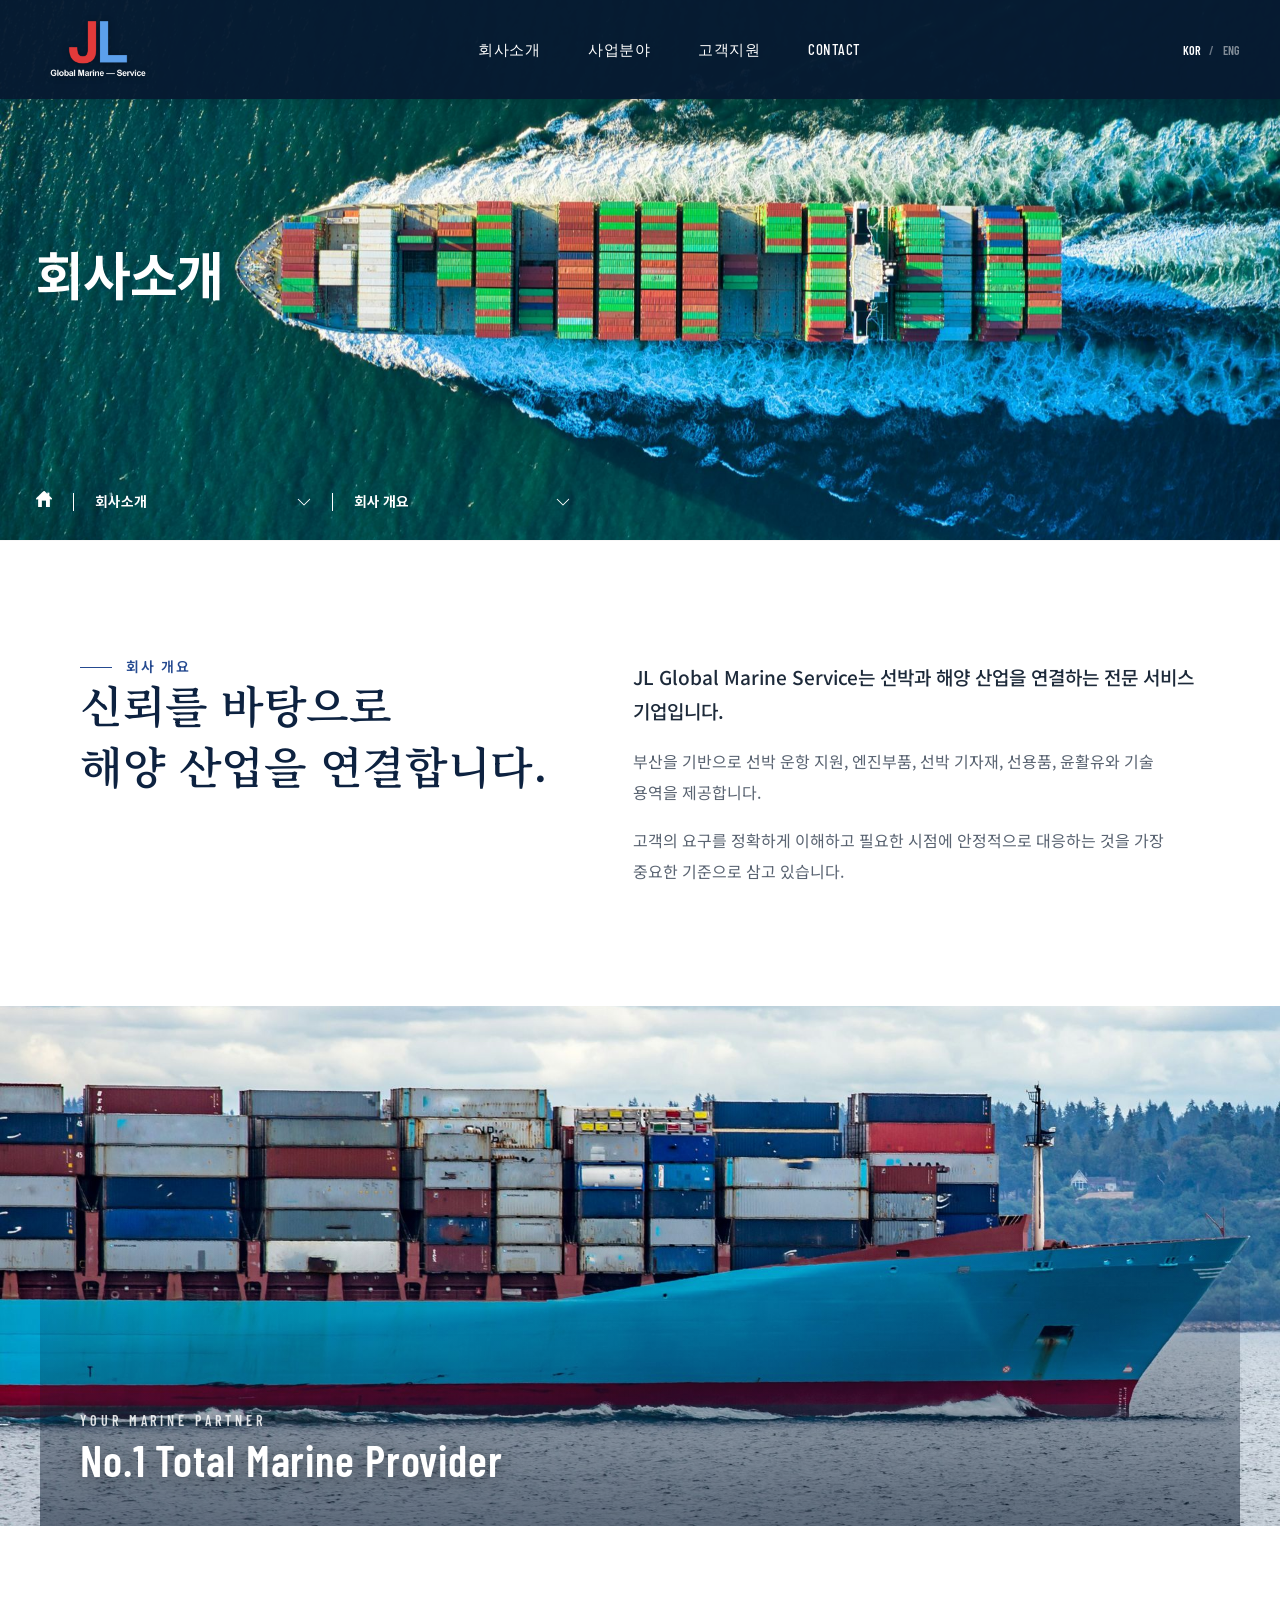
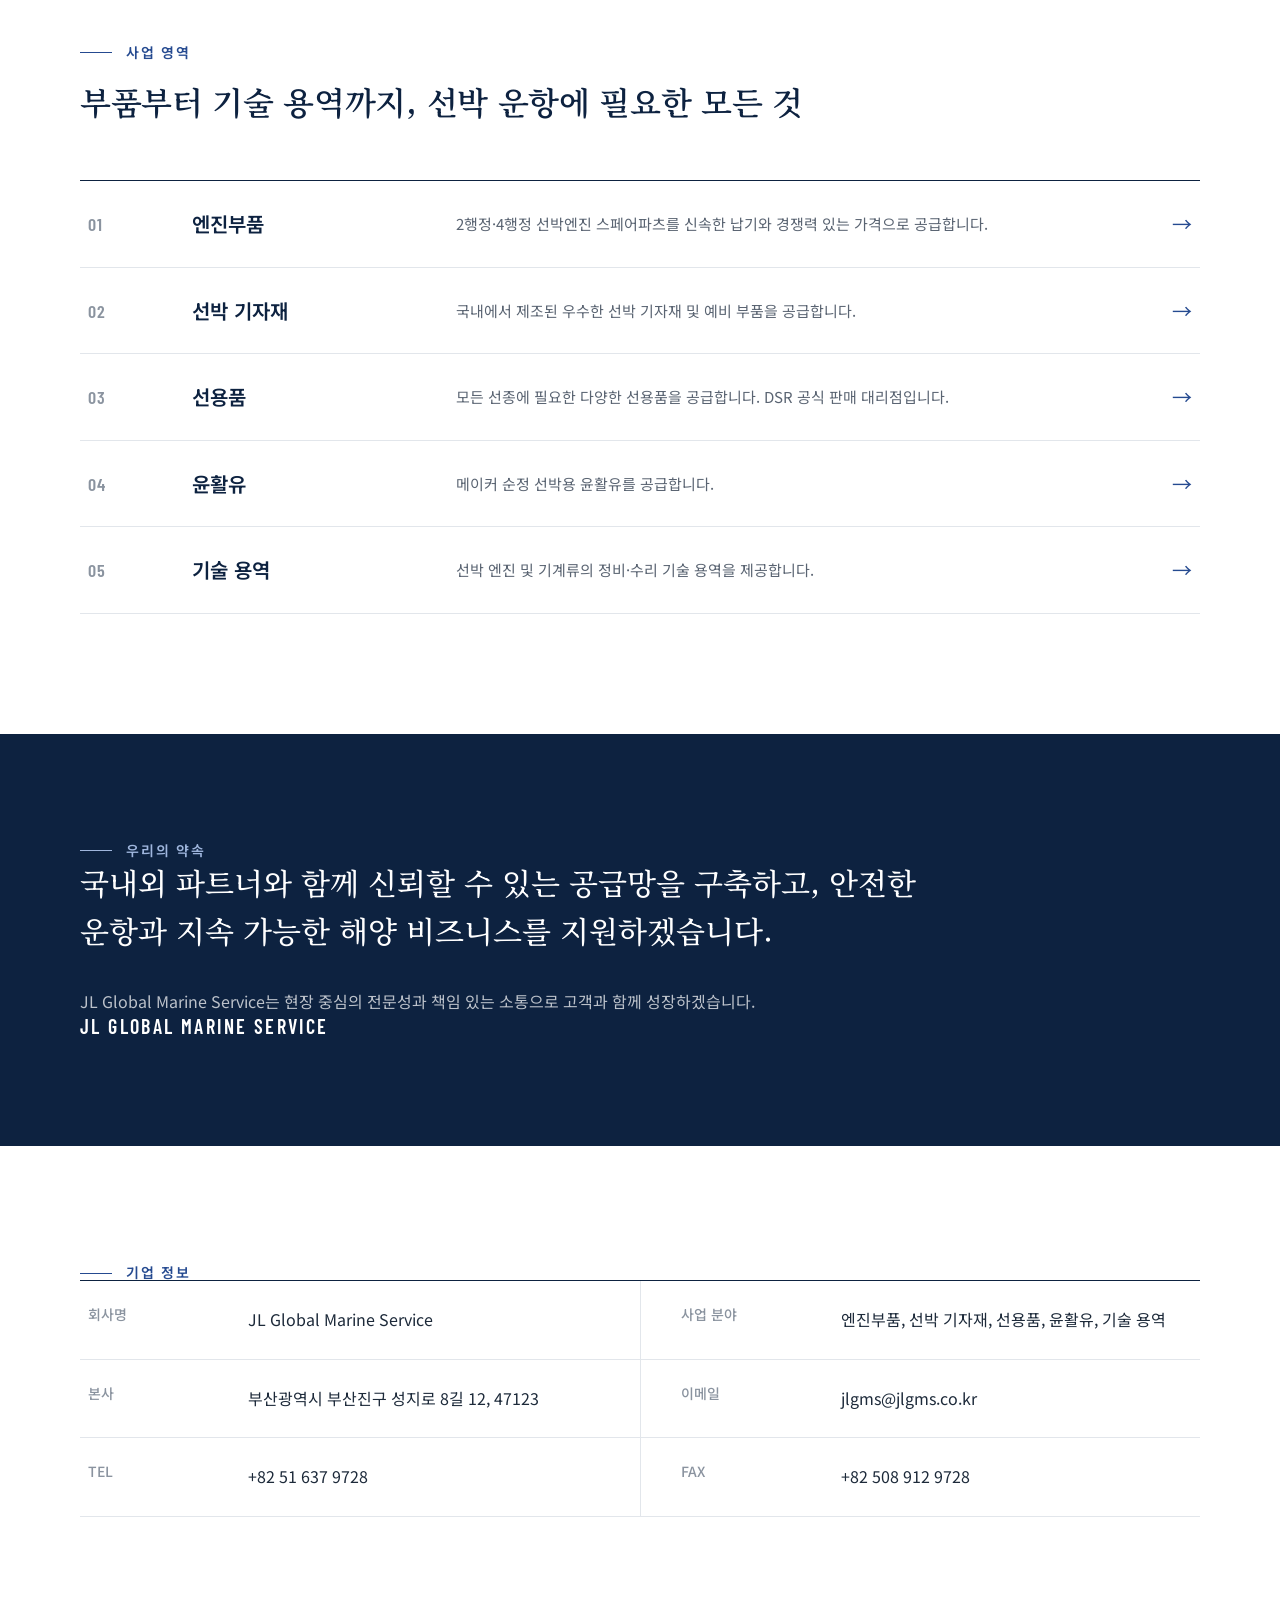
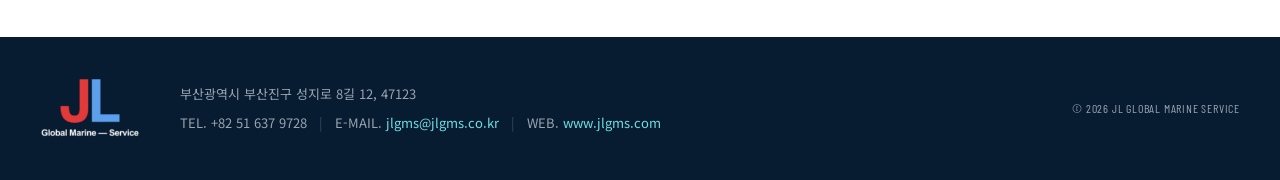
<file: jlgms/company/ceo.html>
<!DOCTYPE html>
<html lang="ko">


<!-- Mirrored from http://www.jlgms.co.kr/jlgms/company/ceo by HTTrack Website Copier/3.x [XR&CO], Thu, 24 Sep 2026 13:46:55 GMT -->
<!-- Added by HTTrack --><meta http-equiv="content-type" content="text/html;charset=UTF-8" /><!-- /Added by HTTrack -->
<head>
  <meta charset="UTF-8">
    <meta name="viewport" content="width=device-width, initial-scale=1.0">
    <meta http-equiv="X-UA-Compatible" content="IE=edge">

    <!--파비콘-->
    <link rel="apple-touch-icon" sizes="76x76" href="../../static/img/favicon/apple-touch-icon.png">
    <link rel="icon" type="image/png" sizes="32x32" href="../../static/img/favicon/favicon-32x32.png">
    <link rel="icon" type="image/png" sizes="16x16" href="../../static/img/favicon/favicon-16x16.png">
    <meta name="msapplication-TileColor" content="#da532c">
    <meta name="theme-color" content="#ffffff">

    <!--메타-->
    <meta name="description" content="엔진부품, 선박 기자재, 선용, 윤활유, 선박유, 산업유, 고객이 선호하는 동 업종 최고의 기업, 고객만족경영">
    <meta name="keywords" content="엔진부품,윤활유,선박유,산업유">

    <meta property="og:type" content="website">
    <meta property="og:title" content="JL Global Marine Service">
    <meta property="og:image" content="../../static/img/common/thumb.jpg">
    <meta property="og:image:type" content="image/jpeg">
    <meta property="og:image:width" content="600">
    <meta property="og:image:height" content="315">
    <meta property="og:url" content="">

    <meta property="twitter:card" content="summary">
    <meta property="twitter:title" content="JL Global Marine Service">
    <meta property="twitter:description" content="엔진부품, 선박 기자재, 선용, 윤활유, 선박유, 산업유, 고객이 선호하는 동 업종 최고의 기업, 고객만족경영">
    <meta property="twitter:image" content="../../static/img/common/thumb.jpg">
    <meta property="twitter:image:type" content="image/jpeg">
    <meta property="twitter:image:width" content="600">
    <meta property="twitter:image:height" content="315">

    <!--css-->
    <link rel="stylesheet" type="text/css" href="../../static/fonts/fonts.css">
    <link rel="stylesheet" type="text/css" href="../../static/css/reset.css">
    <link rel="stylesheet" type="text/css" href="../../static/css/base.css">
    <link rel="stylesheet" type="text/css" href="../../static/css/layout.css">
    <link rel="stylesheet" type="text/css" href="../../static/css/style_v8.css">

    <!--libs-->
    <script src="../../static/js/jquery-3.6.0.js"></script>

    <!--슬라이드-->
    <link rel="stylesheet" type="text/css" href="../../static/js/libs/swiper/swiper-bundle.min.css">
    <script src="../../static/js/libs/swiper/swiper-bundle.min.js"></script>

    <!--aos-->
    <link rel="stylesheet" type="text/css" href="../../static/js/libs/aos/aos.css">
    <script src="../../static/js/libs/aos/aos.js"></script>

    <!--js-->
    <script src="../../static/js/common.js"></script>
    <script src="../../static/js/paging.js"></script>

    <title>JL Global Marine Service</title>
<link rel="preconnect" href="https://fonts.googleapis.com">
    <link rel="preconnect" href="https://fonts.gstatic.com" crossorigin>
    <link href="https://fonts.googleapis.com/css2?family=Barlow+Condensed:wght@500;600;700&family=Noto+Sans+KR:wght@400;500;600;700&family=Noto+Serif+KR:wght@500;600&display=swap" rel="stylesheet">
    <link rel="stylesheet" type="text/css" href="../../css/site-header.css?v=9">
    <link rel="stylesheet" type="text/css" href="../../css/company.css">
</head>

<body onselectstart="return false" ondragstart="return false" oncontextmenu="return false">
<!-- header -->
<div class="jl-header-wrap" id="header">
    <a class="jl-skip" href="#Main" data-en="Skip to content">본문 바로가기</a>
    <div class="jl-header">
        <a class="jl-logo" href="../../index.html"><img src="../../assets/logo-light.png?v=2" alt="JL Global Marine Service"></a>
        <nav class="jl-nav" aria-label="주요 메뉴">
            <ul><li><a href="../../jlgms/company/ceo.html" data-en="COMPANY">회사소개</a><ul class="jl-lnb"><li><a href="../../jlgms/company/ceo.html" data-en="Overview">회사 개요</a></li><li><a href="../../jlgms/company/history.html" data-en="History">회사연혁</a></li></ul></li><li><a href="../../jlgms/business/business-field.html" data-en="Business Fields">사업분야</a><ul class="jl-lnb"><li><a href="../../jlgms/business/business-field.html" data-en="Business Fields">사업분야</a></li><li><a href="../../jlgms/business/engine/enginecomponents.html" data-en="Engine Parts">엔진부품</a></li><li><a href="../../jlgms/business/vessel.html" data-en="Marine Equipment">선박 기자재</a></li><li><a href="../../jlgms/ship-stores/ship-stores11.html" data-en="Ship Stores">선용품</a></li><li><a href="../../jlgms/lubricant/lubricatingoil.html" data-en="Lubricants">윤활유</a></li><li><a href="../../jlgms/business/technical-services.html" data-en="Technical Services">기술 용역</a></li></ul></li><li><a href="../../jlgms/customer/quote.html" data-en="SUPPORT">고객지원</a><ul class="jl-lnb"><li><a href="../../jlgms/customer/quote.html" data-en="Request a Quote">견적서 문의</a></li></ul></li><li><a href="../../jlgms/contact/direction.html" data-en="CONTACT">CONTACT</a><ul class="jl-lnb"><li><a href="../../jlgms/contact/direction.html" data-en="Directions">오시는 길</a></li></ul></li></ul>
        </nav>
        <div class="jl-language"><button type="button" class="is-active" data-language="KOR">KOR</button><span>/</span><button type="button" data-language="ENG">ENG</button></div>
    </div>
</div>

<!-- visual -->

    
       <!-- visual -->
    <div class="visual-wrap vis1">
        <div class="visual">
            <div class="inner">
                <h2 class="vis-tit" data-aos="fade-up" data-en="Company">회사소개</h2>
            </div>
        </div>
    </div>
                    
                    
                    
                    
                    
                    
                    
                    
                    
                    
                    
                    
                    
                    
                    
                    
                    
                    
                    
                    
                    
                    
                    
                    
    
    


<!-- sub-nav -->
<nav class="sub-nav-wrap" id="subnav" data-aos="fade-up">
    <ul class="sub-nav inner">
        <li>
          <a class="icon" href="../../index.html"><img src="../../jlgms-assets/static/img/common/home.png" alt=""></a>
        </li>
        <li class="select-box low-select">
          <button class="select-btn" type="button">
            <span class="select"></span>
            <img src="../../jlgms-assets/static/img/common/sub.png" alt="">
          </button>
          
              
              
                  <ul class="option over-option">
                      
                          <li class="selected">
                              <a href="ceo.html" data-en="Company">회사소개</a>
                          </li>
                      
                          <li >
                              <a href="../business/business-field.html" data-en="Business Fields">사업분야</a>
                          </li>
                      
                          <li >
                              <a href="../customer/quote.html" data-en="Support">고객지원</a>
                          </li>
                      
                          <li >
                              <a href="../contact/direction.html">CONTACT</a>
                          </li>
                      
                  </ul>
              
          
        </li>
        
            
            
                <li class="select-box low-select bg-blue">
                  <button class="select-btn" type="button">
                    <span class="select point"></span>
                    <img src="../../jlgms-assets/static/img/common/sub.png" alt="">
                  </button>
                  <ul class="option over-option">
                      
                           <li class="selected">
                               <a href="ceo.html" data-en="Overview">회사 개요</a>
                           </li>
                       
                           <li >
                               <a href="vision.html">VISION 2030</a>
                           </li>
                       
                           <li >
                               <a href="history.html" data-en="History">회사연혁</a>
                           </li>
                       
                           <li >
                               <a href="location.html" data-en="Organization">조직도</a>
                           </li>
                       
                  </ul>
                </li>
            
        
    </ul>
</nav>



<script>
    const isTouchDevice = (navigator.maxTouchPoints || 'ontouchstart' in document.documentElement);
    
    let tablet = 1023;
    let laptop = 1280;
    let pc = 1600;
    
    
    //스킵메뉴
    $('.skip').on({
      focus: function () {
        $(this).parent().addClass('active');
      },
      click: function () {
        $('.skip-nav').removeClass('active');
      }
    });
    
    $('.skip:last-child').focusout(function () {
      $('.skip-nav').removeClass('active');
    });
    
    $('[href="#Gnb"]').on('keydown click', function (e) {
      if (e.keyCode == "13") {
        $('.skip-nav').removeClass('active');
        if ($(window).width() <= laptop) {
          $('.mobile-btn').trigger('click');
          $('.nav a:first').trigger('click').focus();
        } else {
          $('#Gnb a:first').parent().addClass('active').siblings().removeClass('active');
          $('.header-wrap').addClass('active');
          $('.lnb').stop().slideDown();
        }
      }
    });
    
    $('.gnb a:last').focusout(function () {
      if ($(window).width() <= laptop) {
        $('.moni-btn').trigger('click');
      }
    });
    
    //메뉴
    $('.dep-01').on({
      mouseenter: function (e) {
        if (!isTouchDevice) {
          if ($(window).width() > laptop) {
            pcGnb($(this));
          }
        }
      },
      focusin: function (e) {
        if (!isTouchDevice) {
          if ($(window).width() <= laptop && $(window).width() > tablet) {
            pcGnb($(this));
          }
        }
        else if (isTouchDevice) {
          e.preventDefault();
          if ($(window).width() <= laptop && $(window).width() > tablet) {
            pcGnb($(this));
          }
          else if ($(window).width() < tablet) {
            e.preventDefault();
            $(this).parent().addClass('active').siblings().removeClass('active');
            $(this).next('.lnb').stop().slideDown().closest('li').siblings().find('.lnb').slideUp();
          }
        }
      },
      click: function (e) {
        if (isTouchDevice) {
          e.preventDefault();
          if ($(window).width() >= laptop && $(window).width() > tablet) {
            $(this).parent().addClass('active').siblings().removeClass('active');
            $('.header-wrap').addClass('active');
            $('.lnb').stop().slideDown(0);
          }
          else if ($(window).width() < tablet) {
            $(this).parent().addClass('active').siblings().removeClass('active');
            $(this).next('.lnb').stop().slideDown().closest('li').siblings().find('.lnb').slideUp();
          }
        } else {
          if ($(window).width() <= laptop && $(window).width() > tablet) {
            e.preventDefault();
            $(this).parent().addClass('active').siblings().removeClass('active');
            $('.header-wrap').addClass('active');
            $('.lnb').stop().slideDown(0);
          } else if ($(window).width() < tablet) {
            e.preventDefault();
            $(this).parent().addClass('active').siblings().removeClass('active');
            $(this).next('.lnb').stop().slideDown().closest('li').siblings().find('.lnb').slideUp();
          }
        }
      }
    });
    
    $('.lnb').mouseenter(function () {
      $(this).closest('li').addClass('active').siblings().removeClass('active');
    })
    
    $('.lnb li').click(function () {
      if ($(window).width() < tablet) {
        $(this).closest('.lnb').parent().removeClass('active');
      }
    });
    
    
    //열기
    function pcGnb(tg) {
      $(tg).parent().addClass('active').siblings().removeClass('active');
      $('.header-wrap').addClass('active');
      $('.lnb').stop().slideDown(300);
    }
    
    
    //닫기
    if (!isTouchDevice) {
      $('.nav').mouseleave(function (e) {
        if ($(window).width() > laptop) {
          gnb_close();
        }
      });
    }
    
    $(document).click(function (e) {
      if ($(window).width() > laptop) {
        if (isTouchDevice) {
          let tg = e.target;
          if ($(tg).parents('.header-wrap').length == 0) {
            gnb_close();
          }
        }
      }
    });
    
    $(window).scroll(function () {
        if ($(window).scrollTop() > $('.visual-wrap').height()) {
          $('.header-wrap').addClass('scroll');
        } else {
          $('.header-wrap').removeClass('scroll');
        }
        if (isTouchDevice) {
          if ($(window).width() > tablet) {
            gnb_close();
          }
        }
      });
    
    $(window).scroll(function () {
      if (isTouchDevice && $(window).width() > laptop) {
        gnb_close();
      }
    });
    
    function gnb_close() {
      if ($('.header-wrap').hasClass('active')) {
        $('.header-wrap').removeClass('active');
        $('.gnb>li').removeClass('active');
        $('.lnb').stop().slideUp(300);
      }
    }
    
    //리사이즈
    $(window).resize(function () {
      if ($(window).width() > laptop) {
        $('.header-wrap').removeClass('active');
        $('.lnb').stop().slideUp(0);
        $('.nav').removeClass('active');
        $('.mobile-btn').removeClass('active');
    
      } else if ($(window).width() <= laptop && $(window).width() > tablet) {
        $('.nav').removeClass('active');
        $('.lnb').show();
      } else if ($(window).width() < tablet) {
        $('.header-wrap').removeClass('active')
        $('.lnb').stop().slideUp(0);
        $('.gnb>li').removeClass('active');
        $('.mobile-btn').removeClass('active');
      }
    });
    
    // 모바일
    $('.mobile-btn').on({
      click: function () {
        $(this).toggleClass('active');
        $('.header-wrap').toggleClass('active');
        if ($(window).width() <= laptop && $(window).width() > tablet) {
          $('.lnb').stop().slideDown(0);
        }
        else if ($(window).width() <= tablet) {
          $('.lnb').stop().slideUp(0).closest('li').removeClass('active');
        }
      },
      keydown: function (e) {
        if (e.keyCode == "13") {
          $(this).toggleClass('active');
          $('.header-wrap').toggleClass('active');
          $('.nav a:first').focus();
          if ($(window).width() <= laptop && $(window).width() > tablet) {
            $('.lnb').stop().slideDown(0);
          }
          else if ($(window).width() <= tablet) {
            $('.lnb').stop().slideUp(0).closest('li').removeClass('active');
          }
        }
        else if (e.keyCode == "9") {
          $('.header-wrap').removeClass('active');
          $('.mobile-btn').removeClass('active');
          $('.lnb').stop().slideUp(0).closest('li').removeClass('active');
        }
      }
    });
    
    function changeLanguage(lang) {
        localStorage.setItem('jl-language', lang)
            location.reload();
    }

    //언어
//     $('.lang-wrap').each(function (index, item) {
//       let txt = $(item).find('.selected').text();
//       $(item).find('.lang').text(txt);
//     });

//     $('.lang-btn').on({
//       click: function (e) {
//         $(this).next('.lang-option').stop().slideToggle();
//       },
//       keydown: function (e) {
//         if (e.keyCode == "13") {
//           $(this).next('.option').stop().slideDown();
//           $('.lang-option a:first').focus();
//         }
//       },
//       focusin: function () {
//         $('.header-wrap').removeClass('active').find('.lnb').hide();
//       }
//     });

</script>

<!-- content-wrap -->
<main class="jl-co" id="Main">
    <section class="jl-co-section">
        <div class="jl-co-inner jl-co-split">
            <div>
                <p class="jl-co-eyebrow" data-en="Company Overview">회사 개요</p>
                <h2 class="jl-co-title"><span data-en="Connecting the marine">신뢰를 바탕으로</span><span data-en="industry through trust.">해양 산업을 연결합니다.</span></h2>
            </div>
            <div>
                <p class="jl-co-lead" data-en="JL Global Marine Service is a professional service company connecting ships and the marine industry.">JL Global Marine Service는 선박과 해양 산업을 연결하는 전문 서비스 기업입니다.</p>
                <p class="jl-co-text" data-en="Based in Busan, we provide ship operation support, engine parts, marine equipment, ship stores, lubricants, and technical services.">부산을 기반으로 선박 운항 지원, 엔진부품, 선박 기자재, 선용품, 윤활유와 기술 용역을 제공합니다.</p>
                <p class="jl-co-text" data-en="Our top priority is to accurately understand our customers' needs and respond reliably whenever they are needed.">고객의 요구를 정확하게 이해하고 필요한 시점에 안정적으로 대응하는 것을 가장 중요한 기준으로 삼고 있습니다.</p>
            </div>
        </div>
    </section>

    <figure class="jl-co-figure">
        <img src="../../assets/section3.jpg" alt="">
        <figcaption><span>YOUR MARINE PARTNER</span><strong>No.1 Total Marine Provider</strong></figcaption>
    </figure>

    <section class="jl-co-section">
        <div class="jl-co-inner">
            <div class="jl-co-head">
                <div>
                    <p class="jl-co-eyebrow" data-en="What We Do">사업 영역</p>
                    <h2 class="jl-co-title-sm" data-en="Everything a vessel needs, from parts to service">부품부터 기술 용역까지, 선박 운항에 필요한 모든 것</h2>
                </div>
            </div>
            <ul class="jl-co-areas">
                <li><a href="../business/engine/enginecomponents.html"><span class="num">01</span><strong data-en="Engine Parts">엔진부품</strong><span class="desc" data-en="Spare parts for 2-stroke and 4-stroke marine engines, with fast delivery and competitive pricing.">2행정·4행정 선박엔진 스페어파츠를 신속한 납기와 경쟁력 있는 가격으로 공급합니다.</span><span class="arrow">&rarr;</span></a></li>
                <li><a href="../business/vessel.html"><span class="num">02</span><strong data-en="Marine Equipment">선박 기자재</strong><span class="desc" data-en="Excellent marine equipment and spare parts manufactured in Korea.">국내에서 제조된 우수한 선박 기자재 및 예비 부품을 공급합니다.</span><span class="arrow">&rarr;</span></a></li>
                <li><a href="../ship-stores/ship-stores11.html"><span class="num">03</span><strong data-en="Ship Stores">선용품</strong><span class="desc" data-en="A wide range of supplies for all types of vessels. Authorized distributor of DSR.">모든 선종에 필요한 다양한 선용품을 공급합니다. DSR 공식 판매 대리점입니다.</span><span class="arrow">&rarr;</span></a></li>
                <li><a href="../lubricant/lubricatingoil.html"><span class="num">04</span><strong data-en="Lubricants">윤활유</strong><span class="desc" data-en="Genuine maker marine lubricants for every vessel.">메이커 순정 선박용 윤활유를 공급합니다.</span><span class="arrow">&rarr;</span></a></li>
                <li><a href="../business/technical-services.html"><span class="num">05</span><strong data-en="Technical Services">기술 용역</strong><span class="desc" data-en="Maintenance and repair services for marine engines and machinery.">선박 엔진 및 기계류의 정비·수리 기술 용역을 제공합니다.</span><span class="arrow">&rarr;</span></a></li>
            </ul>
        </div>
    </section>

    <section class="jl-co-quote">
        <div class="jl-co-inner">
            <p class="jl-co-eyebrow" data-en="Our Commitment">우리의 약속</p>
            <blockquote data-en="We will build a reliable supply chain together with our partners at home and abroad, supporting safe operations and sustainable marine business.">국내외 파트너와 함께 신뢰할 수 있는 공급망을 구축하고, 안전한 운항과 지속 가능한 해양 비즈니스를 지원하겠습니다.</blockquote>
            <p class="jl-co-text" data-en="JL Global Marine Service will grow together with our customers through field-driven expertise and responsible communication.">JL Global Marine Service는 현장 중심의 전문성과 책임 있는 소통으로 고객과 함께 성장하겠습니다.</p>
            <p class="jl-co-sign">JL GLOBAL MARINE SERVICE</p>
        </div>
    </section>

    <section class="jl-co-section" style="padding-top:120px">
        <div class="jl-co-inner">
            <p class="jl-co-eyebrow" data-en="Company Profile">기업 정보</p>
            <dl class="jl-co-facts">
                <div><dt data-en="Company">회사명</dt><dd>JL Global Marine Service</dd></div>
                <div><dt data-en="Business">사업 분야</dt><dd data-en="Engine parts, marine equipment, ship stores, lubricants, technical services">엔진부품, 선박 기자재, 선용품, 윤활유, 기술 용역</dd></div>
                <div><dt data-en="Head Office">본사</dt><dd data-en="12, Seongji-ro 8-gil, Busanjin-gu, Busan, Korea 47123">부산광역시 부산진구 성지로 8길 12, 47123</dd></div>
                <div><dt data-en="E-mail">이메일</dt><dd><a href="mailto:jlgms@jlgms.co.kr">jlgms@jlgms.co.kr</a></dd></div>
                <div><dt>TEL</dt><dd>+82 51 637 9728</dd></div>
                <div><dt>FAX</dt><dd>+82 508 912 9728</dd></div>
            </dl>
        </div>
    </section>
</main>
                    
<!--//content-wrap END-->



<footer class="jl-footer">
    <div class="jl-footer-inner">
        <img src="../../assets/logo-light.png?v=2" alt="JL Global Marine Service">
        <div><address data-en="12, Seongji-ro 8-gil, Busanjin-gu, Busan, Korea 47123">부산광역시 부산진구 성지로 8길 12, 47123</address><p><span class="footer-item">TEL. +82 51 637 9728</span><span class="footer-sep">|</span><span class="footer-item">E-MAIL. <a href="mailto:jlgms@jlgms.co.kr">jlgms@jlgms.co.kr</a></span><span class="footer-sep">|</span><span class="footer-item">WEB. <a href="https://jlgms.com/">www.jlgms.com</a></span></p></div>
        <span class="jl-copyright">© 2026 JL GLOBAL MARINE SERVICE</span>
    </div>
</footer>

<script src="../../js/site-i18n.js?v=4"></script>
<script src="../../js/mobile-nav.js?v=1"></script>
</body>

<!-- Mirrored from http://www.jlgms.co.kr/jlgms/company/ceo by HTTrack Website Copier/3.x [XR&CO], Thu, 24 Sep 2026 13:48:08 GMT -->
</html>
</file>
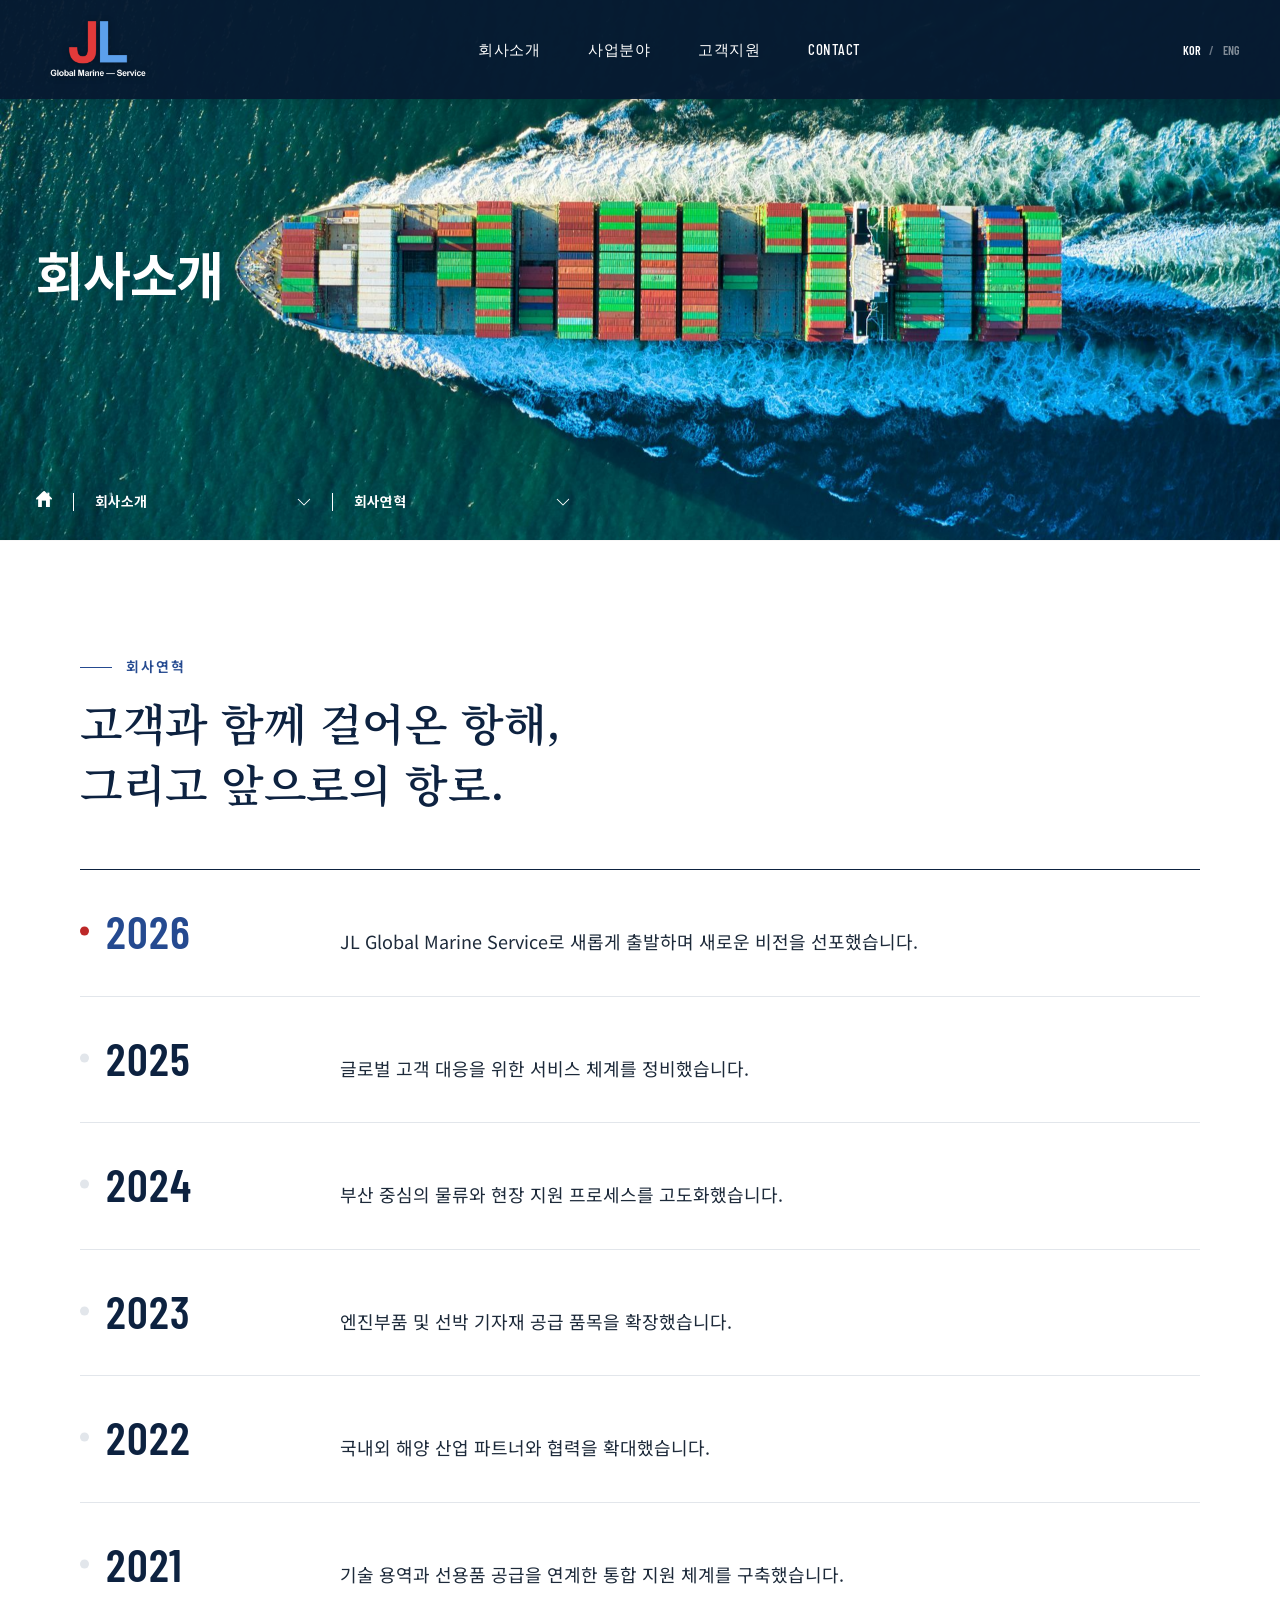
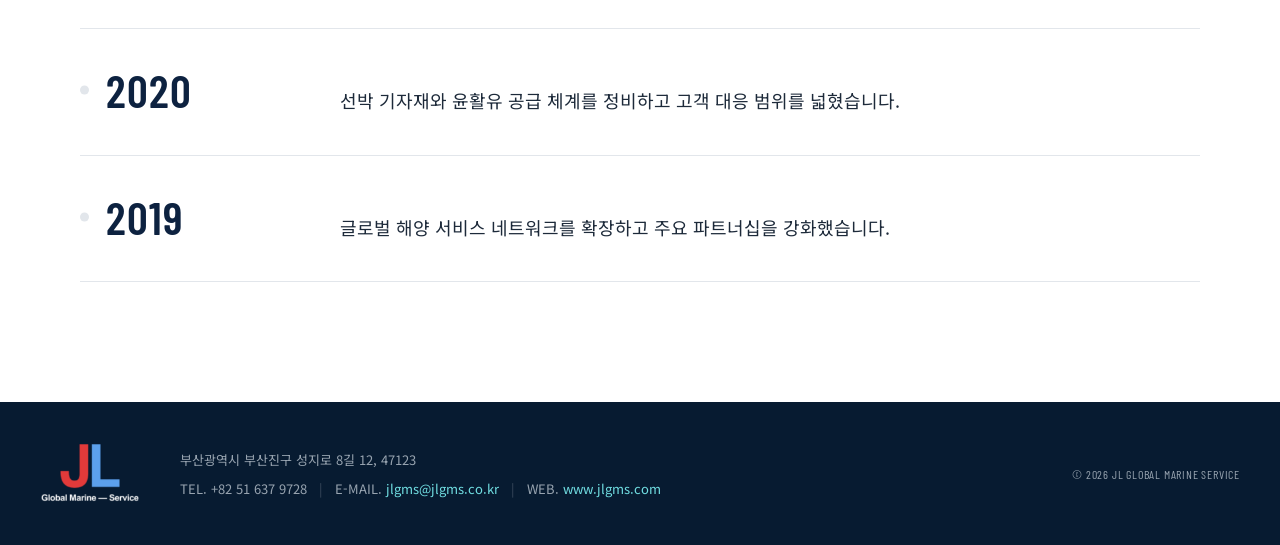
<file: jlgms/company/history.html>
<!DOCTYPE html>
<html lang="ko">


<!-- Mirrored from http://www.jlgms.co.kr/jlgms/company/history by HTTrack Website Copier/3.x [XR&CO], Thu, 24 Sep 2026 13:48:11 GMT -->
<!-- Added by HTTrack --><meta http-equiv="content-type" content="text/html;charset=UTF-8" /><!-- /Added by HTTrack -->
<head>
  <meta charset="UTF-8">
    <meta name="viewport" content="width=device-width, initial-scale=1.0">
    <meta http-equiv="X-UA-Compatible" content="IE=edge">

    <!--파비콘-->
    <link rel="apple-touch-icon" sizes="76x76" href="../../static/img/favicon/apple-touch-icon.png">
    <link rel="icon" type="image/png" sizes="32x32" href="../../static/img/favicon/favicon-32x32.png">
    <link rel="icon" type="image/png" sizes="16x16" href="../../static/img/favicon/favicon-16x16.png">
    <meta name="msapplication-TileColor" content="#da532c">
    <meta name="theme-color" content="#ffffff">

    <!--메타-->
    <meta name="description" content="엔진부품, 선박 기자재, 선용, 윤활유, 선박유, 산업유, 고객이 선호하는 동 업종 최고의 기업, 고객만족경영">
    <meta name="keywords" content="엔진부품,윤활유,선박유,산업유">

    <meta property="og:type" content="website">
    <meta property="og:title" content="JL Global Marine Service">
    <meta property="og:image" content="../../static/img/common/thumb.jpg">
    <meta property="og:image:type" content="image/jpeg">
    <meta property="og:image:width" content="600">
    <meta property="og:image:height" content="315">
    <meta property="og:url" content="">

    <meta property="twitter:card" content="summary">
    <meta property="twitter:title" content="JL Global Marine Service">
    <meta property="twitter:description" content="엔진부품, 선박 기자재, 선용, 윤활유, 선박유, 산업유, 고객이 선호하는 동 업종 최고의 기업, 고객만족경영">
    <meta property="twitter:image" content="../../static/img/common/thumb.jpg">
    <meta property="twitter:image:type" content="image/jpeg">
    <meta property="twitter:image:width" content="600">
    <meta property="twitter:image:height" content="315">

    <!--css-->
    <link rel="stylesheet" type="text/css" href="../../static/fonts/fonts.css">
    <link rel="stylesheet" type="text/css" href="../../static/css/reset.css">
    <link rel="stylesheet" type="text/css" href="../../static/css/base.css">
    <link rel="stylesheet" type="text/css" href="../../static/css/layout.css">
    <link rel="stylesheet" type="text/css" href="../../static/css/style_v8.css">

    <!--libs-->
    <script src="../../static/js/jquery-3.6.0.js"></script>

    <!--슬라이드-->
    <link rel="stylesheet" type="text/css" href="../../static/js/libs/swiper/swiper-bundle.min.css">
    <script src="../../static/js/libs/swiper/swiper-bundle.min.js"></script>

    <!--aos-->
    <link rel="stylesheet" type="text/css" href="../../static/js/libs/aos/aos.css">
    <script src="../../static/js/libs/aos/aos.js"></script>

    <!--js-->
    <script src="../../static/js/common.js"></script>
    <script src="../../static/js/paging.js"></script>

    <title>JL Global Marine Service</title>
<link rel="preconnect" href="https://fonts.googleapis.com">
    <link rel="preconnect" href="https://fonts.gstatic.com" crossorigin>
    <link href="https://fonts.googleapis.com/css2?family=Barlow+Condensed:wght@500;600;700&family=Noto+Sans+KR:wght@400;500;600;700&family=Noto+Serif+KR:wght@500;600&display=swap" rel="stylesheet">
    <link rel="stylesheet" type="text/css" href="../../css/site-header.css?v=9">
    <link rel="stylesheet" type="text/css" href="../../css/company.css">
</head>

<body onselectstart="return false" ondragstart="return false" oncontextmenu="return false">
<!-- header -->
<div class="jl-header-wrap" id="header">
    <a class="jl-skip" href="#Main" data-en="Skip to content">본문 바로가기</a>
    <div class="jl-header">
        <a class="jl-logo" href="../../index.html"><img src="../../assets/logo-light.png?v=2" alt="JL Global Marine Service"></a>
        <nav class="jl-nav" aria-label="주요 메뉴">
            <ul><li><a href="../../jlgms/company/ceo.html" data-en="COMPANY">회사소개</a><ul class="jl-lnb"><li><a href="../../jlgms/company/ceo.html" data-en="Overview">회사 개요</a></li><li><a href="../../jlgms/company/history.html" data-en="History">회사연혁</a></li></ul></li><li><a href="../../jlgms/business/business-field.html" data-en="Business Fields">사업분야</a><ul class="jl-lnb"><li><a href="../../jlgms/business/business-field.html" data-en="Business Fields">사업분야</a></li><li><a href="../../jlgms/business/engine/enginecomponents.html" data-en="Engine Parts">엔진부품</a></li><li><a href="../../jlgms/business/vessel.html" data-en="Marine Equipment">선박 기자재</a></li><li><a href="../../jlgms/ship-stores/ship-stores11.html" data-en="Ship Stores">선용품</a></li><li><a href="../../jlgms/lubricant/lubricatingoil.html" data-en="Lubricants">윤활유</a></li><li><a href="../../jlgms/business/technical-services.html" data-en="Technical Services">기술 용역</a></li></ul></li><li><a href="../../jlgms/customer/quote.html" data-en="SUPPORT">고객지원</a><ul class="jl-lnb"><li><a href="../../jlgms/customer/quote.html" data-en="Request a Quote">견적서 문의</a></li></ul></li><li><a href="../../jlgms/contact/direction.html" data-en="CONTACT">CONTACT</a><ul class="jl-lnb"><li><a href="../../jlgms/contact/direction.html" data-en="Directions">오시는 길</a></li></ul></li></ul>
        </nav>
        <div class="jl-language"><button type="button" class="is-active" data-language="KOR">KOR</button><span>/</span><button type="button" data-language="ENG">ENG</button></div>
    </div>
</div>

<!-- visual -->

    
       <!-- visual -->
    <div class="visual-wrap vis1">
        <div class="visual">
            <div class="inner">
                <h2 class="vis-tit" data-aos="fade-up" data-en="Company">회사소개</h2>
            </div>
        </div>
    </div>
                    
                    
                    
                    
                    
                    
                    
                    
                    
    
    


<!-- sub-nav -->
<nav class="sub-nav-wrap" id="subnav" data-aos="fade-up">
    <ul class="sub-nav inner">
        <li>
          <a class="icon" href="../../index.html"><img src="../../jlgms-assets/static/img/common/home.png" alt=""></a>
        </li>
        <li class="select-box low-select">
          <button class="select-btn" type="button">
            <span class="select"></span>
            <img src="../../jlgms-assets/static/img/common/sub.png" alt="">
          </button>
          
              
              
                  <ul class="option over-option">
                      
                          <li class="selected">
                              <a href="ceo.html" data-en="Company">회사소개</a>
                          </li>
                      
                          <li >
                              <a href="../business/business-field.html" data-en="Business Fields">사업분야</a>
                          </li>
                      
                          <li >
                              <a href="../customer/quote.html" data-en="Support">고객지원</a>
                          </li>
                      
                          <li >
                              <a href="../contact/direction.html">CONTACT</a>
                          </li>
                      
                  </ul>
              
          
        </li>
        
            
            
                <li class="select-box low-select bg-blue">
                  <button class="select-btn" type="button">
                    <span class="select point"></span>
                    <img src="../../jlgms-assets/static/img/common/sub.png" alt="">
                  </button>
                  <ul class="option over-option">
                      
                           <li >
                               <a href="ceo.html" data-en="Overview">회사 개요</a>
                           </li>
                       
                           <li >
                               <a href="vision.html">VISION 2030</a>
                           </li>
                       
                           <li class="selected">
                               <a href="history.html" data-en="History">회사연혁</a>
                           </li>
                       
                           <li >
                               <a href="location.html" data-en="Organization">조직도</a>
                           </li>
                       
                  </ul>
                </li>
            
        
    </ul>
</nav>



<script>
    const isTouchDevice = (navigator.maxTouchPoints || 'ontouchstart' in document.documentElement);
    
    let tablet = 1023;
    let laptop = 1280;
    let pc = 1600;
    
    
    //스킵메뉴
    $('.skip').on({
      focus: function () {
        $(this).parent().addClass('active');
      },
      click: function () {
        $('.skip-nav').removeClass('active');
      }
    });
    
    $('.skip:last-child').focusout(function () {
      $('.skip-nav').removeClass('active');
    });
    
    $('[href="#Gnb"]').on('keydown click', function (e) {
      if (e.keyCode == "13") {
        $('.skip-nav').removeClass('active');
        if ($(window).width() <= laptop) {
          $('.mobile-btn').trigger('click');
          $('.nav a:first').trigger('click').focus();
        } else {
          $('#Gnb a:first').parent().addClass('active').siblings().removeClass('active');
          $('.header-wrap').addClass('active');
          $('.lnb').stop().slideDown();
        }
      }
    });
    
    $('.gnb a:last').focusout(function () {
      if ($(window).width() <= laptop) {
        $('.moni-btn').trigger('click');
      }
    });
    
    //메뉴
    $('.dep-01').on({
      mouseenter: function (e) {
        if (!isTouchDevice) {
          if ($(window).width() > laptop) {
            pcGnb($(this));
          }
        }
      },
      focusin: function (e) {
        if (!isTouchDevice) {
          if ($(window).width() <= laptop && $(window).width() > tablet) {
            pcGnb($(this));
          }
        }
        else if (isTouchDevice) {
          e.preventDefault();
          if ($(window).width() <= laptop && $(window).width() > tablet) {
            pcGnb($(this));
          }
          else if ($(window).width() < tablet) {
            e.preventDefault();
            $(this).parent().addClass('active').siblings().removeClass('active');
            $(this).next('.lnb').stop().slideDown().closest('li').siblings().find('.lnb').slideUp();
          }
        }
      },
      click: function (e) {
        if (isTouchDevice) {
          e.preventDefault();
          if ($(window).width() >= laptop && $(window).width() > tablet) {
            $(this).parent().addClass('active').siblings().removeClass('active');
            $('.header-wrap').addClass('active');
            $('.lnb').stop().slideDown(0);
          }
          else if ($(window).width() < tablet) {
            $(this).parent().addClass('active').siblings().removeClass('active');
            $(this).next('.lnb').stop().slideDown().closest('li').siblings().find('.lnb').slideUp();
          }
        } else {
          if ($(window).width() <= laptop && $(window).width() > tablet) {
            e.preventDefault();
            $(this).parent().addClass('active').siblings().removeClass('active');
            $('.header-wrap').addClass('active');
            $('.lnb').stop().slideDown(0);
          } else if ($(window).width() < tablet) {
            e.preventDefault();
            $(this).parent().addClass('active').siblings().removeClass('active');
            $(this).next('.lnb').stop().slideDown().closest('li').siblings().find('.lnb').slideUp();
          }
        }
      }
    });
    
    $('.lnb').mouseenter(function () {
      $(this).closest('li').addClass('active').siblings().removeClass('active');
    })
    
    $('.lnb li').click(function () {
      if ($(window).width() < tablet) {
        $(this).closest('.lnb').parent().removeClass('active');
      }
    });
    
    
    //열기
    function pcGnb(tg) {
      $(tg).parent().addClass('active').siblings().removeClass('active');
      $('.header-wrap').addClass('active');
      $('.lnb').stop().slideDown(300);
    }
    
    
    //닫기
    if (!isTouchDevice) {
      $('.nav').mouseleave(function (e) {
        if ($(window).width() > laptop) {
          gnb_close();
        }
      });
    }
    
    $(document).click(function (e) {
      if ($(window).width() > laptop) {
        if (isTouchDevice) {
          let tg = e.target;
          if ($(tg).parents('.header-wrap').length == 0) {
            gnb_close();
          }
        }
      }
    });
    
    $(window).scroll(function () {
        if ($(window).scrollTop() > $('.visual-wrap').height()) {
          $('.header-wrap').addClass('scroll');
        } else {
          $('.header-wrap').removeClass('scroll');
        }
        if (isTouchDevice) {
          if ($(window).width() > tablet) {
            gnb_close();
          }
        }
      });
    
    $(window).scroll(function () {
      if (isTouchDevice && $(window).width() > laptop) {
        gnb_close();
      }
    });
    
    function gnb_close() {
      if ($('.header-wrap').hasClass('active')) {
        $('.header-wrap').removeClass('active');
        $('.gnb>li').removeClass('active');
        $('.lnb').stop().slideUp(300);
      }
    }
    
    //리사이즈
    $(window).resize(function () {
      if ($(window).width() > laptop) {
        $('.header-wrap').removeClass('active');
        $('.lnb').stop().slideUp(0);
        $('.nav').removeClass('active');
        $('.mobile-btn').removeClass('active');
    
      } else if ($(window).width() <= laptop && $(window).width() > tablet) {
        $('.nav').removeClass('active');
        $('.lnb').show();
      } else if ($(window).width() < tablet) {
        $('.header-wrap').removeClass('active')
        $('.lnb').stop().slideUp(0);
        $('.gnb>li').removeClass('active');
        $('.mobile-btn').removeClass('active');
      }
    });
    
    // 모바일
    $('.mobile-btn').on({
      click: function () {
        $(this).toggleClass('active');
        $('.header-wrap').toggleClass('active');
        if ($(window).width() <= laptop && $(window).width() > tablet) {
          $('.lnb').stop().slideDown(0);
        }
        else if ($(window).width() <= tablet) {
          $('.lnb').stop().slideUp(0).closest('li').removeClass('active');
        }
      },
      keydown: function (e) {
        if (e.keyCode == "13") {
          $(this).toggleClass('active');
          $('.header-wrap').toggleClass('active');
          $('.nav a:first').focus();
          if ($(window).width() <= laptop && $(window).width() > tablet) {
            $('.lnb').stop().slideDown(0);
          }
          else if ($(window).width() <= tablet) {
            $('.lnb').stop().slideUp(0).closest('li').removeClass('active');
          }
        }
        else if (e.keyCode == "9") {
          $('.header-wrap').removeClass('active');
          $('.mobile-btn').removeClass('active');
          $('.lnb').stop().slideUp(0).closest('li').removeClass('active');
        }
      }
    });
    
    function changeLanguage(lang) {
        localStorage.setItem('jl-language', lang)
            location.reload();
    }

    //언어
//     $('.lang-wrap').each(function (index, item) {
//       let txt = $(item).find('.selected').text();
//       $(item).find('.lang').text(txt);
//     });

//     $('.lang-btn').on({
//       click: function (e) {
//         $(this).next('.lang-option').stop().slideToggle();
//       },
//       keydown: function (e) {
//         if (e.keyCode == "13") {
//           $(this).next('.option').stop().slideDown();
//           $('.lang-option a:first').focus();
//         }
//       },
//       focusin: function () {
//         $('.header-wrap').removeClass('active').find('.lnb').hide();
//       }
//     });

</script>

<!-- content-wrap -->
<!-- contents -->
    <main class="jl-co" id="Main">
    <section class="jl-co-section">
        <div class="jl-co-inner">
            <div class="jl-co-head">
                <div>
                    <p class="jl-co-eyebrow" data-en="History">회사연혁</p>
                    <h2 class="jl-co-title"><span data-en="The course we have sailed,">고객과 함께 걸어온 항해,</span><span data-en="and the voyage ahead.">그리고 앞으로의 항로.</span></h2>
                </div>
            </div>
            <ol class="jl-co-timeline">
                <li><span class="year">2026</span><p data-en="Launched a new chapter as JL Global Marine Service, declaring a new vision.">JL Global Marine Service로 새롭게 출발하며 새로운 비전을 선포했습니다.</p></li>
                <li><span class="year">2025</span><p data-en="Refined our service system to respond to global customers.">글로벌 고객 대응을 위한 서비스 체계를 정비했습니다.</p></li>
                <li><span class="year">2024</span><p data-en="Advanced our Busan-centered logistics and on-site support processes.">부산 중심의 물류와 현장 지원 프로세스를 고도화했습니다.</p></li>
                <li><span class="year">2023</span><p data-en="Expanded our range of engine parts and marine equipment supply items.">엔진부품 및 선박 기자재 공급 품목을 확장했습니다.</p></li>
                <li><span class="year">2022</span><p data-en="Expanded cooperation with marine industry partners at home and abroad.">국내외 해양 산업 파트너와 협력을 확대했습니다.</p></li>
                <li><span class="year">2021</span><p data-en="Built an integrated support system linking technical services with ship store supply.">기술 용역과 선용품 공급을 연계한 통합 지원 체계를 구축했습니다.</p></li>
                <li><span class="year">2020</span><p data-en="Upgraded our marine equipment and lubricant supply systems and broadened our customer coverage.">선박 기자재와 윤활유 공급 체계를 정비하고 고객 대응 범위를 넓혔습니다.</p></li>
                <li><span class="year">2019</span><p data-en="Expanded our global marine service network and strengthened key partnerships.">글로벌 해양 서비스 네트워크를 확장하고 주요 파트너십을 강화했습니다.</p></li>
            </ol>
        </div>
    </section>
</main>
                    
                    
                    
                    
<!--//content-wrap END-->



<footer class="jl-footer">
    <div class="jl-footer-inner">
        <img src="../../assets/logo-light.png?v=2" alt="JL Global Marine Service">
        <div><address data-en="12, Seongji-ro 8-gil, Busanjin-gu, Busan, Korea 47123">부산광역시 부산진구 성지로 8길 12, 47123</address><p><span class="footer-item">TEL. +82 51 637 9728</span><span class="footer-sep">|</span><span class="footer-item">E-MAIL. <a href="mailto:jlgms@jlgms.co.kr">jlgms@jlgms.co.kr</a></span><span class="footer-sep">|</span><span class="footer-item">WEB. <a href="https://jlgms.com/">www.jlgms.com</a></span></p></div>
        <span class="jl-copyright">© 2026 JL GLOBAL MARINE SERVICE</span>
    </div>
</footer>

<script src="../../js/site-i18n.js?v=4"></script>
<script src="../../js/mobile-nav.js?v=1"></script>
</body>

<!-- Mirrored from http://www.jlgms.co.kr/jlgms/company/history by HTTrack Website Copier/3.x [XR&CO], Thu, 24 Sep 2026 13:48:13 GMT -->
</html>
</file>
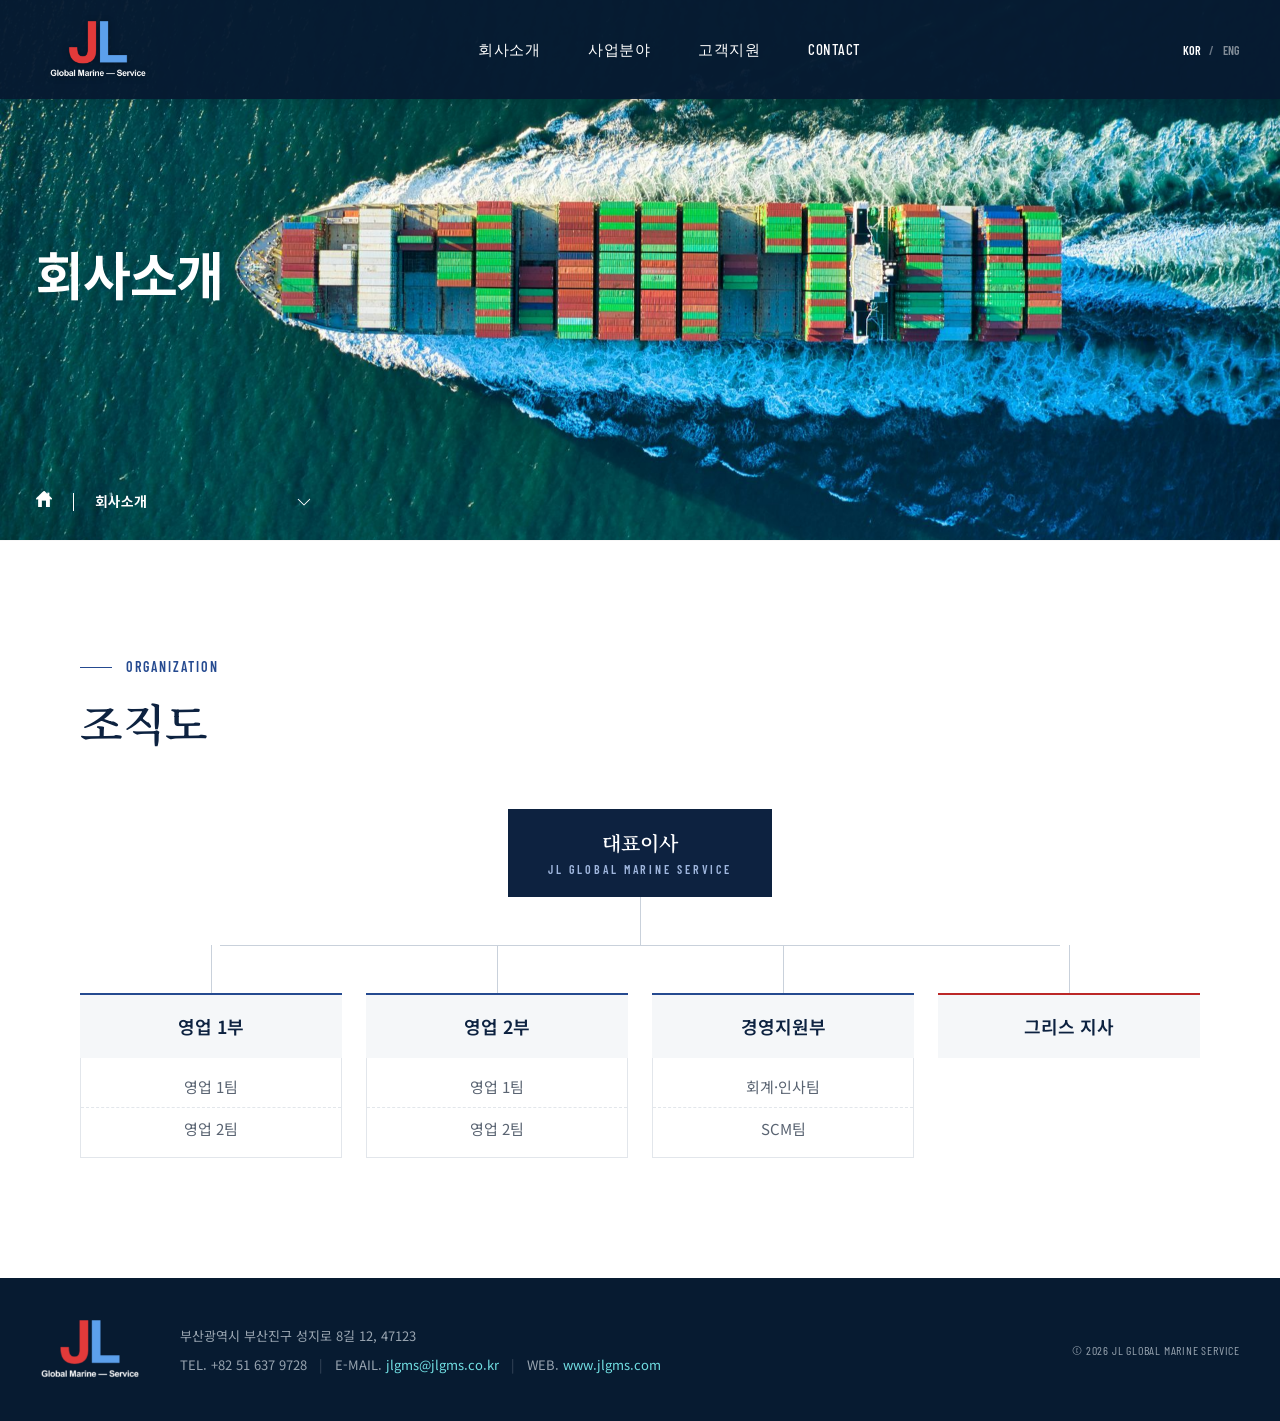
<file: jlgms/company/location.html>
<!DOCTYPE html>
<html lang="ko">


<!-- Mirrored from http://www.jlgms.co.kr/jlgms/company/location by HTTrack Website Copier/3.x [XR&CO], Thu, 24 Sep 2026 13:48:13 GMT -->
<!-- Added by HTTrack --><meta http-equiv="content-type" content="text/html;charset=UTF-8" /><!-- /Added by HTTrack -->
<head>
  <meta charset="UTF-8">
    <meta name="viewport" content="width=device-width, initial-scale=1.0">
    <meta http-equiv="X-UA-Compatible" content="IE=edge">

    <!--파비콘-->
    <link rel="apple-touch-icon" sizes="76x76" href="../../static/img/favicon/apple-touch-icon.png">
    <link rel="icon" type="image/png" sizes="32x32" href="../../static/img/favicon/favicon-32x32.png">
    <link rel="icon" type="image/png" sizes="16x16" href="../../static/img/favicon/favicon-16x16.png">
    <meta name="msapplication-TileColor" content="#da532c">
    <meta name="theme-color" content="#ffffff">

    <!--메타-->
    <meta name="description" content="엔진부품, 선박 기자재, 선용, 윤활유, 선박유, 산업유, 고객이 선호하는 동 업종 최고의 기업, 고객만족경영">
    <meta name="keywords" content="엔진부품,윤활유,선박유,산업유">

    <meta property="og:type" content="website">
    <meta property="og:title" content="JL Global Marine Service">
    <meta property="og:image" content="../../static/img/common/thumb.jpg">
    <meta property="og:image:type" content="image/jpeg">
    <meta property="og:image:width" content="600">
    <meta property="og:image:height" content="315">
    <meta property="og:url" content="">

    <meta property="twitter:card" content="summary">
    <meta property="twitter:title" content="JL Global Marine Service">
    <meta property="twitter:description" content="엔진부품, 선박 기자재, 선용, 윤활유, 선박유, 산업유, 고객이 선호하는 동 업종 최고의 기업, 고객만족경영">
    <meta property="twitter:image" content="../../static/img/common/thumb.jpg">
    <meta property="twitter:image:type" content="image/jpeg">
    <meta property="twitter:image:width" content="600">
    <meta property="twitter:image:height" content="315">

    <!--css-->
    <link rel="stylesheet" type="text/css" href="../../static/fonts/fonts.css">
    <link rel="stylesheet" type="text/css" href="../../static/css/reset.css">
    <link rel="stylesheet" type="text/css" href="../../static/css/base.css">
    <link rel="stylesheet" type="text/css" href="../../static/css/layout.css">
    <link rel="stylesheet" type="text/css" href="../../static/css/style_v8.css">

    <!--libs-->
    <script src="../../static/js/jquery-3.6.0.js"></script>

    <!--슬라이드-->
    <link rel="stylesheet" type="text/css" href="../../static/js/libs/swiper/swiper-bundle.min.css">
    <script src="../../static/js/libs/swiper/swiper-bundle.min.js"></script>

    <!--aos-->
    <link rel="stylesheet" type="text/css" href="../../static/js/libs/aos/aos.css">
    <script src="../../static/js/libs/aos/aos.js"></script>

    <!--js-->
    <script src="../../static/js/common.js"></script>
    <script src="../../static/js/paging.js"></script>

    <title>JL Global Marine Service</title>
<link rel="preconnect" href="https://fonts.googleapis.com">
    <link rel="preconnect" href="https://fonts.gstatic.com" crossorigin>
    <link href="https://fonts.googleapis.com/css2?family=Barlow+Condensed:wght@500;600;700&family=Noto+Sans+KR:wght@400;500;600;700&family=Noto+Serif+KR:wght@500;600&display=swap" rel="stylesheet">
    <link rel="stylesheet" type="text/css" href="../../css/site-header.css?v=9">
    <link rel="stylesheet" type="text/css" href="../../css/company.css">
</head>

<body onselectstart="return false" ondragstart="return false" oncontextmenu="return false">
<!-- header -->
<div class="jl-header-wrap" id="header">
    <a class="jl-skip" href="#Main" data-en="Skip to content">본문 바로가기</a>
    <div class="jl-header">
        <a class="jl-logo" href="../../index.html"><img src="../../assets/logo-light.png?v=2" alt="JL Global Marine Service"></a>
        <nav class="jl-nav" aria-label="주요 메뉴">
            <ul><li><a href="../../jlgms/company/ceo.html" data-en="COMPANY">회사소개</a><ul class="jl-lnb"><li><a href="../../jlgms/company/ceo.html" data-en="Overview">회사 개요</a></li><li><a href="../../jlgms/company/history.html" data-en="History">회사연혁</a></li></ul></li><li><a href="../../jlgms/business/business-field.html" data-en="Business Fields">사업분야</a><ul class="jl-lnb"><li><a href="../../jlgms/business/business-field.html" data-en="Business Fields">사업분야</a></li><li><a href="../../jlgms/business/engine/enginecomponents.html" data-en="Engine Parts">엔진부품</a></li><li><a href="../../jlgms/business/vessel.html" data-en="Marine Equipment">선박 기자재</a></li><li><a href="../../jlgms/ship-stores/ship-stores11.html" data-en="Ship Stores">선용품</a></li><li><a href="../../jlgms/lubricant/lubricatingoil.html" data-en="Lubricants">윤활유</a></li><li><a href="../../jlgms/business/technical-services.html" data-en="Technical Services">기술 용역</a></li></ul></li><li><a href="../../jlgms/customer/quote.html" data-en="SUPPORT">고객지원</a><ul class="jl-lnb"><li><a href="../../jlgms/customer/quote.html" data-en="Request a Quote">견적서 문의</a></li></ul></li><li><a href="../../jlgms/contact/direction.html" data-en="CONTACT">CONTACT</a><ul class="jl-lnb"><li><a href="../../jlgms/contact/direction.html" data-en="Directions">오시는 길</a></li></ul></li></ul>
        </nav>
        <div class="jl-language"><button type="button" class="is-active" data-language="KOR">KOR</button><span>/</span><button type="button" data-language="ENG">ENG</button></div>
    </div>
</div>

<!-- visual -->

    
       <!-- visual -->
    <div class="visual-wrap vis1">
        <div class="visual">
            <div class="inner">
                <h2 class="vis-tit" data-aos="fade-up" data-en="Company">회사소개</h2>
            </div>
        </div>
    </div>
                    
                    
                    
                    
                    
                    
                    
                    
                    
    
    


<!-- sub-nav -->
<nav class="sub-nav-wrap" id="subnav" data-aos="fade-up">
    <ul class="sub-nav inner">
        <li>
          <a class="icon" href="../../index.html"><img src="../../jlgms-assets/static/img/common/home.png" alt=""></a>
        </li>
        <li class="select-box low-select">
          <button class="select-btn" type="button">
            <span class="select"></span>
            <img src="../../jlgms-assets/static/img/common/sub.png" alt="">
          </button>
          
              
              
                  <ul class="option over-option">
                      
                          <li class="selected">
                              <a href="ceo.html" data-en="Company">회사소개</a>
                          </li>
                      
                          <li >
                              <a href="../business/business-field.html" data-en="Business Fields">사업분야</a>
                          </li>
                      
                          <li >
                              <a href="../customer/quote.html" data-en="Support">고객지원</a>
                          </li>
                      
                          <li >
                              <a href="../contact/direction.html">CONTACT</a>
                          </li>
                      
                  </ul>
              
          
        </li>
        
            
            
                <li class="select-box low-select bg-blue">
                  <button class="select-btn" type="button">
                    <span class="select point"></span>
                    <img src="../../jlgms-assets/static/img/common/sub.png" alt="">
                  </button>
                  <ul class="option over-option">
                      
                           <li >
                               <a href="ceo.html" data-en="Overview">회사 개요</a>
                           </li>
                       
                           <li >
                               <a href="vision.html">VISION 2030</a>
                           </li>
                       
                           <li >
                               <a href="history.html" data-en="History">회사연혁</a>
                           </li>
                       
                           <li class="selected">
                               <a href="location.html" data-en="Organization">조직도</a>
                           </li>
                       
                  </ul>
                </li>
            
        
    </ul>
</nav>



<script>
    const isTouchDevice = (navigator.maxTouchPoints || 'ontouchstart' in document.documentElement);
    
    let tablet = 1023;
    let laptop = 1280;
    let pc = 1600;
    
    
    //스킵메뉴
    $('.skip').on({
      focus: function () {
        $(this).parent().addClass('active');
      },
      click: function () {
        $('.skip-nav').removeClass('active');
      }
    });
    
    $('.skip:last-child').focusout(function () {
      $('.skip-nav').removeClass('active');
    });
    
    $('[href="#Gnb"]').on('keydown click', function (e) {
      if (e.keyCode == "13") {
        $('.skip-nav').removeClass('active');
        if ($(window).width() <= laptop) {
          $('.mobile-btn').trigger('click');
          $('.nav a:first').trigger('click').focus();
        } else {
          $('#Gnb a:first').parent().addClass('active').siblings().removeClass('active');
          $('.header-wrap').addClass('active');
          $('.lnb').stop().slideDown();
        }
      }
    });
    
    $('.gnb a:last').focusout(function () {
      if ($(window).width() <= laptop) {
        $('.moni-btn').trigger('click');
      }
    });
    
    //메뉴
    $('.dep-01').on({
      mouseenter: function (e) {
        if (!isTouchDevice) {
          if ($(window).width() > laptop) {
            pcGnb($(this));
          }
        }
      },
      focusin: function (e) {
        if (!isTouchDevice) {
          if ($(window).width() <= laptop && $(window).width() > tablet) {
            pcGnb($(this));
          }
        }
        else if (isTouchDevice) {
          e.preventDefault();
          if ($(window).width() <= laptop && $(window).width() > tablet) {
            pcGnb($(this));
          }
          else if ($(window).width() < tablet) {
            e.preventDefault();
            $(this).parent().addClass('active').siblings().removeClass('active');
            $(this).next('.lnb').stop().slideDown().closest('li').siblings().find('.lnb').slideUp();
          }
        }
      },
      click: function (e) {
        if (isTouchDevice) {
          e.preventDefault();
          if ($(window).width() >= laptop && $(window).width() > tablet) {
            $(this).parent().addClass('active').siblings().removeClass('active');
            $('.header-wrap').addClass('active');
            $('.lnb').stop().slideDown(0);
          }
          else if ($(window).width() < tablet) {
            $(this).parent().addClass('active').siblings().removeClass('active');
            $(this).next('.lnb').stop().slideDown().closest('li').siblings().find('.lnb').slideUp();
          }
        } else {
          if ($(window).width() <= laptop && $(window).width() > tablet) {
            e.preventDefault();
            $(this).parent().addClass('active').siblings().removeClass('active');
            $('.header-wrap').addClass('active');
            $('.lnb').stop().slideDown(0);
          } else if ($(window).width() < tablet) {
            e.preventDefault();
            $(this).parent().addClass('active').siblings().removeClass('active');
            $(this).next('.lnb').stop().slideDown().closest('li').siblings().find('.lnb').slideUp();
          }
        }
      }
    });
    
    $('.lnb').mouseenter(function () {
      $(this).closest('li').addClass('active').siblings().removeClass('active');
    })
    
    $('.lnb li').click(function () {
      if ($(window).width() < tablet) {
        $(this).closest('.lnb').parent().removeClass('active');
      }
    });
    
    
    //열기
    function pcGnb(tg) {
      $(tg).parent().addClass('active').siblings().removeClass('active');
      $('.header-wrap').addClass('active');
      $('.lnb').stop().slideDown(300);
    }
    
    
    //닫기
    if (!isTouchDevice) {
      $('.nav').mouseleave(function (e) {
        if ($(window).width() > laptop) {
          gnb_close();
        }
      });
    }
    
    $(document).click(function (e) {
      if ($(window).width() > laptop) {
        if (isTouchDevice) {
          let tg = e.target;
          if ($(tg).parents('.header-wrap').length == 0) {
            gnb_close();
          }
        }
      }
    });
    
    $(window).scroll(function () {
        if ($(window).scrollTop() > $('.visual-wrap').height()) {
          $('.header-wrap').addClass('scroll');
        } else {
          $('.header-wrap').removeClass('scroll');
        }
        if (isTouchDevice) {
          if ($(window).width() > tablet) {
            gnb_close();
          }
        }
      });
    
    $(window).scroll(function () {
      if (isTouchDevice && $(window).width() > laptop) {
        gnb_close();
      }
    });
    
    function gnb_close() {
      if ($('.header-wrap').hasClass('active')) {
        $('.header-wrap').removeClass('active');
        $('.gnb>li').removeClass('active');
        $('.lnb').stop().slideUp(300);
      }
    }
    
    //리사이즈
    $(window).resize(function () {
      if ($(window).width() > laptop) {
        $('.header-wrap').removeClass('active');
        $('.lnb').stop().slideUp(0);
        $('.nav').removeClass('active');
        $('.mobile-btn').removeClass('active');
    
      } else if ($(window).width() <= laptop && $(window).width() > tablet) {
        $('.nav').removeClass('active');
        $('.lnb').show();
      } else if ($(window).width() < tablet) {
        $('.header-wrap').removeClass('active')
        $('.lnb').stop().slideUp(0);
        $('.gnb>li').removeClass('active');
        $('.mobile-btn').removeClass('active');
      }
    });
    
    // 모바일
    $('.mobile-btn').on({
      click: function () {
        $(this).toggleClass('active');
        $('.header-wrap').toggleClass('active');
        if ($(window).width() <= laptop && $(window).width() > tablet) {
          $('.lnb').stop().slideDown(0);
        }
        else if ($(window).width() <= tablet) {
          $('.lnb').stop().slideUp(0).closest('li').removeClass('active');
        }
      },
      keydown: function (e) {
        if (e.keyCode == "13") {
          $(this).toggleClass('active');
          $('.header-wrap').toggleClass('active');
          $('.nav a:first').focus();
          if ($(window).width() <= laptop && $(window).width() > tablet) {
            $('.lnb').stop().slideDown(0);
          }
          else if ($(window).width() <= tablet) {
            $('.lnb').stop().slideUp(0).closest('li').removeClass('active');
          }
        }
        else if (e.keyCode == "9") {
          $('.header-wrap').removeClass('active');
          $('.mobile-btn').removeClass('active');
          $('.lnb').stop().slideUp(0).closest('li').removeClass('active');
        }
      }
    });
    
    function changeLanguage(lang) {
        localStorage.setItem('jl-language', lang)
            location.reload();
    }

    //언어
//     $('.lang-wrap').each(function (index, item) {
//       let txt = $(item).find('.selected').text();
//       $(item).find('.lang').text(txt);
//     });

//     $('.lang-btn').on({
//       click: function (e) {
//         $(this).next('.lang-option').stop().slideToggle();
//       },
//       keydown: function (e) {
//         if (e.keyCode == "13") {
//           $(this).next('.option').stop().slideDown();
//           $('.lang-option a:first').focus();
//         }
//       },
//       focusin: function () {
//         $('.header-wrap').removeClass('active').find('.lnb').hide();
//       }
//     });

</script>

<!-- content-wrap -->
<!-- contents -->
    <main class="jl-co" id="Main">
    <section class="jl-co-section">
        <div class="jl-co-inner">
            <div class="jl-co-head">
                <div>
                    <p class="jl-co-eyebrow">Organization</p>
                    <h2 class="jl-co-title" data-en="Organization Chart">조직도</h2>
                </div>
            </div>
            <div class="jl-co-org">
                <div class="jl-co-org-top"><div class="jl-co-org-ceo"><span data-en="CEO">대표이사</span><small>JL GLOBAL MARINE SERVICE</small></div></div>
                <div class="jl-co-org-divs">
                <div class="jl-co-org-div"><h3 data-en="Sales Division 1">영업 1부</h3><ul><li data-en="Sales Team 1">영업 1팀</li><li data-en="Sales Team 2">영업 2팀</li></ul></div>
                <div class="jl-co-org-div"><h3 data-en="Sales Division 2">영업 2부</h3><ul><li data-en="Sales Team 1">영업 1팀</li><li data-en="Sales Team 2">영업 2팀</li></ul></div>
                <div class="jl-co-org-div"><h3 data-en="Management Support Division">경영지원부</h3><ul><li data-en="Accounting &amp; HR Team">회계·인사팀</li><li data-en="SCM Team">SCM팀</li></ul></div>
                <div class="jl-co-org-div is-branch"><h3 data-en="Greece Office">그리스 지사</h3></div>
                </div>
            </div>
        </div>
    </section>
</main>
                    
                    
                    
<!--//content-wrap END-->



<footer class="jl-footer">
    <div class="jl-footer-inner">
        <img src="../../assets/logo-light.png?v=2" alt="JL Global Marine Service">
        <div><address data-en="12, Seongji-ro 8-gil, Busanjin-gu, Busan, Korea 47123">부산광역시 부산진구 성지로 8길 12, 47123</address><p><span class="footer-item">TEL. +82 51 637 9728</span><span class="footer-sep">|</span><span class="footer-item">E-MAIL. <a href="mailto:jlgms@jlgms.co.kr">jlgms@jlgms.co.kr</a></span><span class="footer-sep">|</span><span class="footer-item">WEB. <a href="https://jlgms.com/">www.jlgms.com</a></span></p></div>
        <span class="jl-copyright">© 2026 JL GLOBAL MARINE SERVICE</span>
    </div>
</footer>

<script src="../../js/site-i18n.js?v=4"></script>
<script src="../../js/mobile-nav.js?v=1"></script>
</body>

<!-- Mirrored from http://www.jlgms.co.kr/jlgms/company/location by HTTrack Website Copier/3.x [XR&CO], Thu, 24 Sep 2026 13:48:16 GMT -->
</html>
</file>
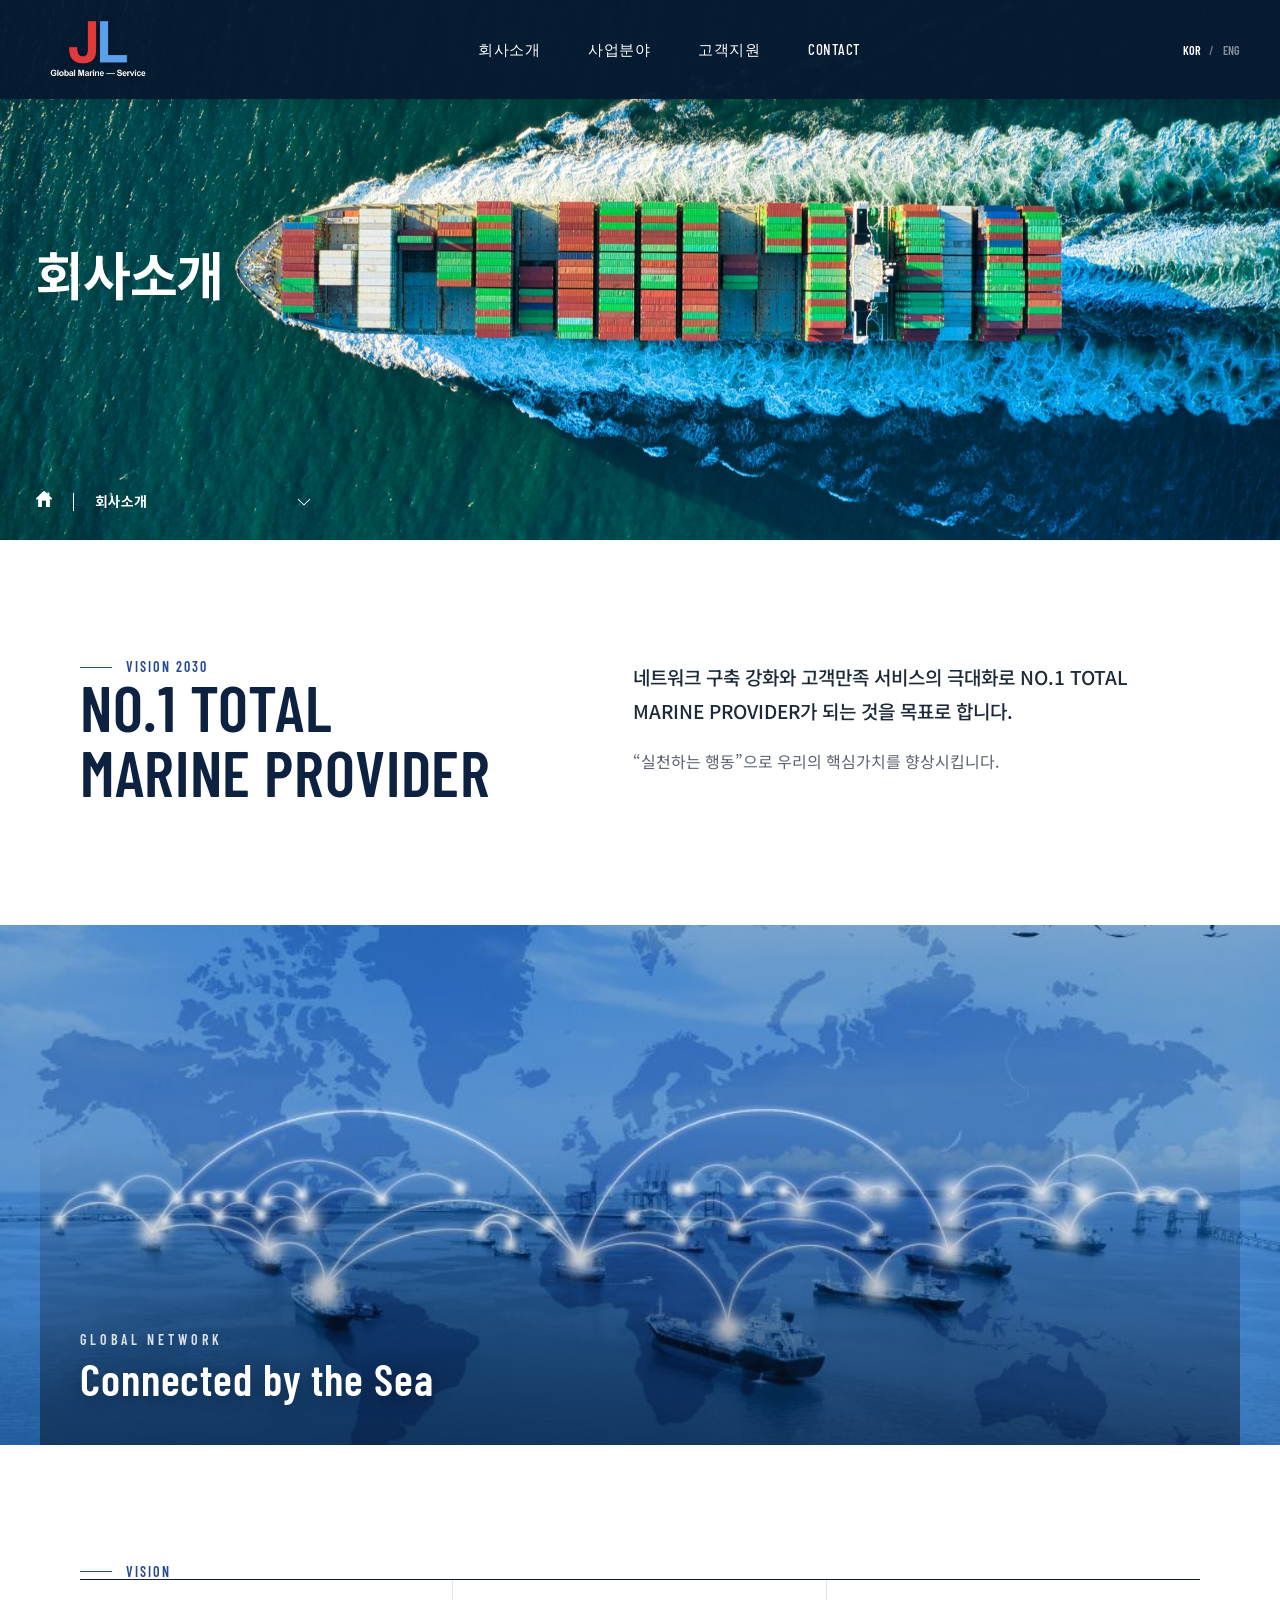
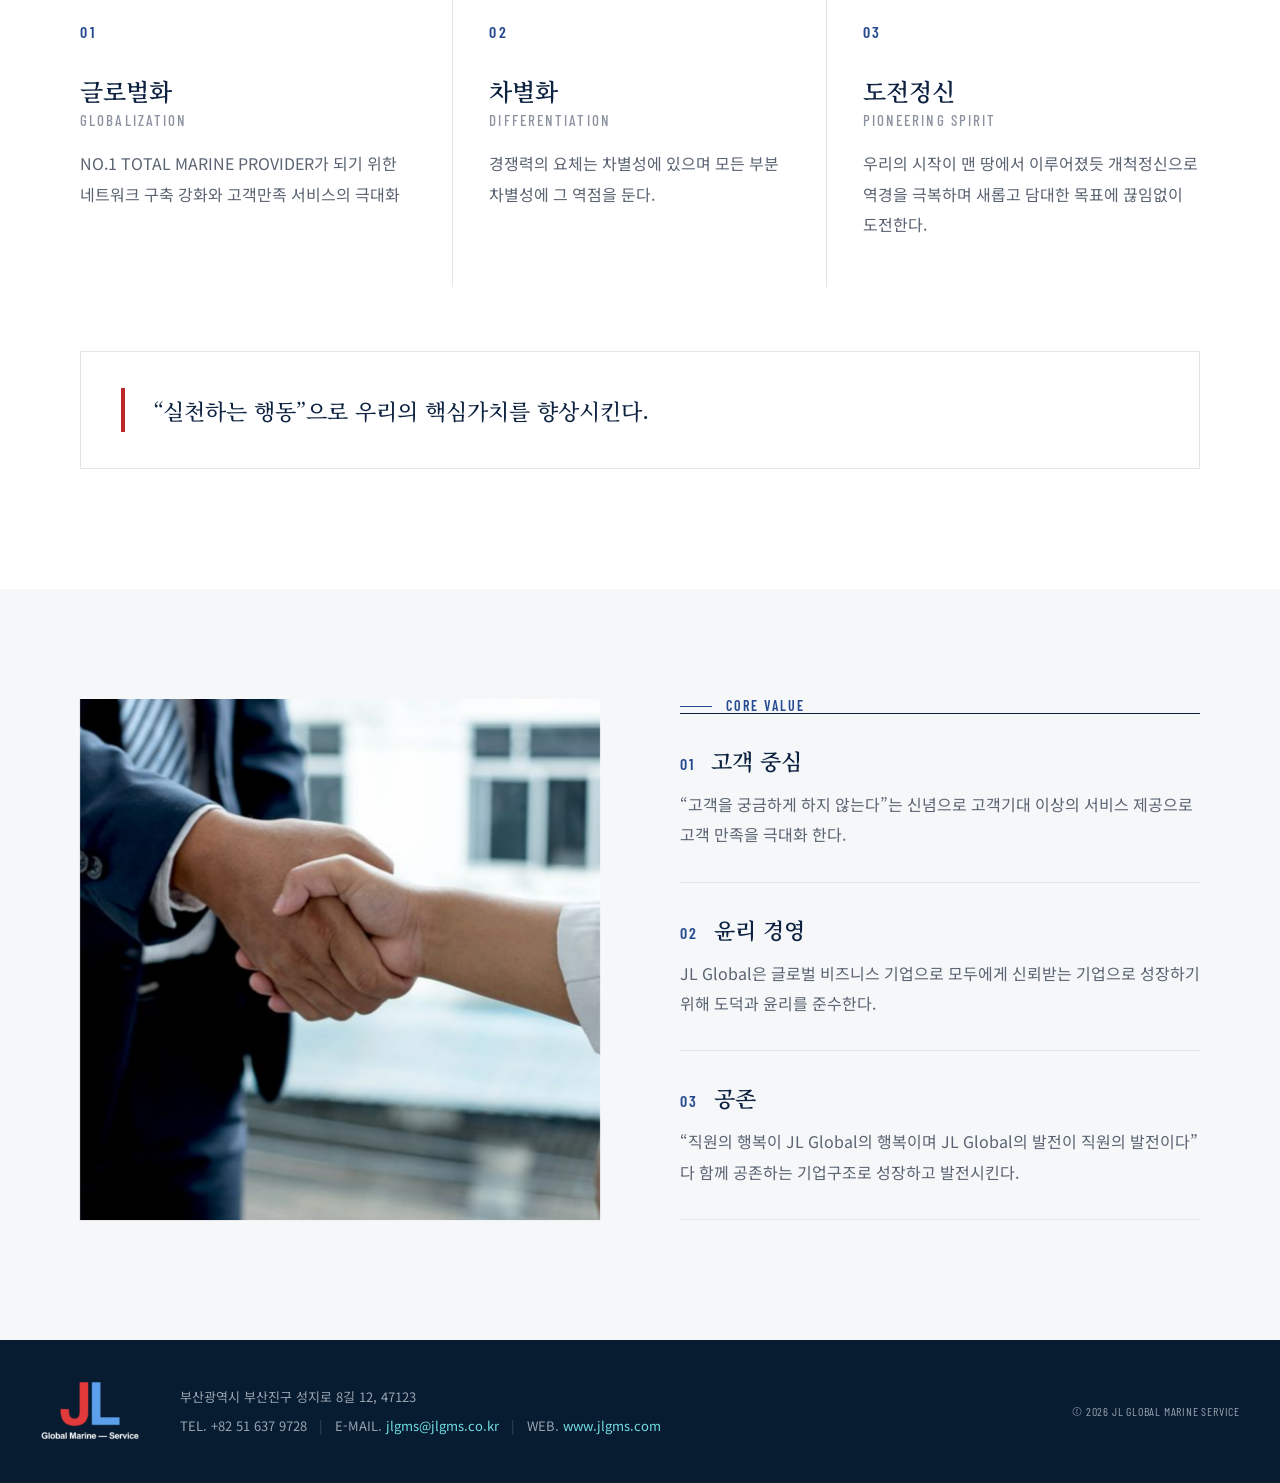
<file: jlgms/company/vision.html>
<!DOCTYPE html>
<html lang="ko">


<!-- Mirrored from http://www.jlgms.co.kr/jlgms/company/vision by HTTrack Website Copier/3.x [XR&CO], Thu, 24 Sep 2026 13:48:08 GMT -->
<!-- Added by HTTrack --><meta http-equiv="content-type" content="text/html;charset=UTF-8" /><!-- /Added by HTTrack -->
<head>
  <meta charset="UTF-8">
    <meta name="viewport" content="width=device-width, initial-scale=1.0">
    <meta http-equiv="X-UA-Compatible" content="IE=edge">

    <!--파비콘-->
    <link rel="apple-touch-icon" sizes="76x76" href="../../static/img/favicon/apple-touch-icon.png">
    <link rel="icon" type="image/png" sizes="32x32" href="../../static/img/favicon/favicon-32x32.png">
    <link rel="icon" type="image/png" sizes="16x16" href="../../static/img/favicon/favicon-16x16.png">
    <meta name="msapplication-TileColor" content="#da532c">
    <meta name="theme-color" content="#ffffff">

    <!--메타-->
    <meta name="description" content="엔진부품, 선박 기자재, 선용, 윤활유, 선박유, 산업유, 고객이 선호하는 동 업종 최고의 기업, 고객만족경영">
    <meta name="keywords" content="엔진부품,윤활유,선박유,산업유">

    <meta property="og:type" content="website">
    <meta property="og:title" content="JL Global Marine Service">
    <meta property="og:image" content="../../static/img/common/thumb.jpg">
    <meta property="og:image:type" content="image/jpeg">
    <meta property="og:image:width" content="600">
    <meta property="og:image:height" content="315">
    <meta property="og:url" content="">

    <meta property="twitter:card" content="summary">
    <meta property="twitter:title" content="JL Global Marine Service">
    <meta property="twitter:description" content="엔진부품, 선박 기자재, 선용, 윤활유, 선박유, 산업유, 고객이 선호하는 동 업종 최고의 기업, 고객만족경영">
    <meta property="twitter:image" content="../../static/img/common/thumb.jpg">
    <meta property="twitter:image:type" content="image/jpeg">
    <meta property="twitter:image:width" content="600">
    <meta property="twitter:image:height" content="315">

    <!--css-->
    <link rel="stylesheet" type="text/css" href="../../static/fonts/fonts.css">
    <link rel="stylesheet" type="text/css" href="../../static/css/reset.css">
    <link rel="stylesheet" type="text/css" href="../../static/css/base.css">
    <link rel="stylesheet" type="text/css" href="../../static/css/layout.css">
    <link rel="stylesheet" type="text/css" href="../../static/css/style_v8.css">

    <!--libs-->
    <script src="../../static/js/jquery-3.6.0.js"></script>

    <!--슬라이드-->
    <link rel="stylesheet" type="text/css" href="../../static/js/libs/swiper/swiper-bundle.min.css">
    <script src="../../static/js/libs/swiper/swiper-bundle.min.js"></script>

    <!--aos-->
    <link rel="stylesheet" type="text/css" href="../../static/js/libs/aos/aos.css">
    <script src="../../static/js/libs/aos/aos.js"></script>

    <!--js-->
    <script src="../../static/js/common.js"></script>
    <script src="../../static/js/paging.js"></script>

    <title>JL Global Marine Service</title>
<link rel="preconnect" href="https://fonts.googleapis.com">
    <link rel="preconnect" href="https://fonts.gstatic.com" crossorigin>
    <link href="https://fonts.googleapis.com/css2?family=Barlow+Condensed:wght@500;600;700&family=Noto+Sans+KR:wght@400;500;600;700&family=Noto+Serif+KR:wght@500;600&display=swap" rel="stylesheet">
    <link rel="stylesheet" type="text/css" href="../../css/site-header.css?v=9">
    <link rel="stylesheet" type="text/css" href="../../css/company.css">
</head>

<body onselectstart="return false" ondragstart="return false" oncontextmenu="return false">
<!-- header -->
<div class="jl-header-wrap" id="header">
    <a class="jl-skip" href="#Main" data-en="Skip to content">본문 바로가기</a>
    <div class="jl-header">
        <a class="jl-logo" href="../../index.html"><img src="../../assets/logo-light.png?v=2" alt="JL Global Marine Service"></a>
        <nav class="jl-nav" aria-label="주요 메뉴">
            <ul><li><a href="../../jlgms/company/ceo.html" data-en="COMPANY">회사소개</a><ul class="jl-lnb"><li><a href="../../jlgms/company/ceo.html" data-en="Overview">회사 개요</a></li><li><a href="../../jlgms/company/history.html" data-en="History">회사연혁</a></li></ul></li><li><a href="../../jlgms/business/business-field.html" data-en="Business Fields">사업분야</a><ul class="jl-lnb"><li><a href="../../jlgms/business/business-field.html" data-en="Business Fields">사업분야</a></li><li><a href="../../jlgms/business/engine/enginecomponents.html" data-en="Engine Parts">엔진부품</a></li><li><a href="../../jlgms/business/vessel.html" data-en="Marine Equipment">선박 기자재</a></li><li><a href="../../jlgms/ship-stores/ship-stores11.html" data-en="Ship Stores">선용품</a></li><li><a href="../../jlgms/lubricant/lubricatingoil.html" data-en="Lubricants">윤활유</a></li><li><a href="../../jlgms/business/technical-services.html" data-en="Technical Services">기술 용역</a></li></ul></li><li><a href="../../jlgms/customer/quote.html" data-en="SUPPORT">고객지원</a><ul class="jl-lnb"><li><a href="../../jlgms/customer/quote.html" data-en="Request a Quote">견적서 문의</a></li></ul></li><li><a href="../../jlgms/contact/direction.html" data-en="CONTACT">CONTACT</a><ul class="jl-lnb"><li><a href="../../jlgms/contact/direction.html" data-en="Directions">오시는 길</a></li></ul></li></ul>
        </nav>
        <div class="jl-language"><button type="button" class="is-active" data-language="KOR">KOR</button><span>/</span><button type="button" data-language="ENG">ENG</button></div>
    </div>
</div>

<!-- visual -->

    
       <!-- visual -->
    <div class="visual-wrap vis1">
        <div class="visual">
            <div class="inner">
                <h2 class="vis-tit" data-aos="fade-up" data-en="Company">회사소개</h2>
            </div>
        </div>
    </div>
                    
                    
                    
                    
                    
                    
                    
                    
    
    


<!-- sub-nav -->
<nav class="sub-nav-wrap" id="subnav" data-aos="fade-up">
    <ul class="sub-nav inner">
        <li>
          <a class="icon" href="../../index.html"><img src="../../jlgms-assets/static/img/common/home.png" alt=""></a>
        </li>
        <li class="select-box low-select">
          <button class="select-btn" type="button">
            <span class="select"></span>
            <img src="../../jlgms-assets/static/img/common/sub.png" alt="">
          </button>
          
              
              
                  <ul class="option over-option">
                      
                          <li class="selected">
                              <a href="ceo.html" data-en="Company">회사소개</a>
                          </li>
                      
                          <li >
                              <a href="../business/business-field.html" data-en="Business Fields">사업분야</a>
                          </li>
                      
                          <li >
                              <a href="../customer/quote.html" data-en="Support">고객지원</a>
                          </li>
                      
                          <li >
                              <a href="../contact/direction.html">CONTACT</a>
                          </li>
                      
                  </ul>
              
          
        </li>
        
            
            
                <li class="select-box low-select bg-blue">
                  <button class="select-btn" type="button">
                    <span class="select point"></span>
                    <img src="../../jlgms-assets/static/img/common/sub.png" alt="">
                  </button>
                  <ul class="option over-option">
                      
                           <li >
                               <a href="ceo.html" data-en="Overview">회사 개요</a>
                           </li>
                       
                           <li class="selected">
                               <a href="vision.html">VISION 2030</a>
                           </li>
                       
                           <li >
                               <a href="history.html" data-en="History">회사연혁</a>
                           </li>
                       
                           <li >
                               <a href="location.html" data-en="Organization">조직도</a>
                           </li>
                       
                  </ul>
                </li>
            
        
    </ul>
</nav>



<script>
    const isTouchDevice = (navigator.maxTouchPoints || 'ontouchstart' in document.documentElement);
    
    let tablet = 1023;
    let laptop = 1280;
    let pc = 1600;
    
    
    //스킵메뉴
    $('.skip').on({
      focus: function () {
        $(this).parent().addClass('active');
      },
      click: function () {
        $('.skip-nav').removeClass('active');
      }
    });
    
    $('.skip:last-child').focusout(function () {
      $('.skip-nav').removeClass('active');
    });
    
    $('[href="#Gnb"]').on('keydown click', function (e) {
      if (e.keyCode == "13") {
        $('.skip-nav').removeClass('active');
        if ($(window).width() <= laptop) {
          $('.mobile-btn').trigger('click');
          $('.nav a:first').trigger('click').focus();
        } else {
          $('#Gnb a:first').parent().addClass('active').siblings().removeClass('active');
          $('.header-wrap').addClass('active');
          $('.lnb').stop().slideDown();
        }
      }
    });
    
    $('.gnb a:last').focusout(function () {
      if ($(window).width() <= laptop) {
        $('.moni-btn').trigger('click');
      }
    });
    
    //메뉴
    $('.dep-01').on({
      mouseenter: function (e) {
        if (!isTouchDevice) {
          if ($(window).width() > laptop) {
            pcGnb($(this));
          }
        }
      },
      focusin: function (e) {
        if (!isTouchDevice) {
          if ($(window).width() <= laptop && $(window).width() > tablet) {
            pcGnb($(this));
          }
        }
        else if (isTouchDevice) {
          e.preventDefault();
          if ($(window).width() <= laptop && $(window).width() > tablet) {
            pcGnb($(this));
          }
          else if ($(window).width() < tablet) {
            e.preventDefault();
            $(this).parent().addClass('active').siblings().removeClass('active');
            $(this).next('.lnb').stop().slideDown().closest('li').siblings().find('.lnb').slideUp();
          }
        }
      },
      click: function (e) {
        if (isTouchDevice) {
          e.preventDefault();
          if ($(window).width() >= laptop && $(window).width() > tablet) {
            $(this).parent().addClass('active').siblings().removeClass('active');
            $('.header-wrap').addClass('active');
            $('.lnb').stop().slideDown(0);
          }
          else if ($(window).width() < tablet) {
            $(this).parent().addClass('active').siblings().removeClass('active');
            $(this).next('.lnb').stop().slideDown().closest('li').siblings().find('.lnb').slideUp();
          }
        } else {
          if ($(window).width() <= laptop && $(window).width() > tablet) {
            e.preventDefault();
            $(this).parent().addClass('active').siblings().removeClass('active');
            $('.header-wrap').addClass('active');
            $('.lnb').stop().slideDown(0);
          } else if ($(window).width() < tablet) {
            e.preventDefault();
            $(this).parent().addClass('active').siblings().removeClass('active');
            $(this).next('.lnb').stop().slideDown().closest('li').siblings().find('.lnb').slideUp();
          }
        }
      }
    });
    
    $('.lnb').mouseenter(function () {
      $(this).closest('li').addClass('active').siblings().removeClass('active');
    })
    
    $('.lnb li').click(function () {
      if ($(window).width() < tablet) {
        $(this).closest('.lnb').parent().removeClass('active');
      }
    });
    
    
    //열기
    function pcGnb(tg) {
      $(tg).parent().addClass('active').siblings().removeClass('active');
      $('.header-wrap').addClass('active');
      $('.lnb').stop().slideDown(300);
    }
    
    
    //닫기
    if (!isTouchDevice) {
      $('.nav').mouseleave(function (e) {
        if ($(window).width() > laptop) {
          gnb_close();
        }
      });
    }
    
    $(document).click(function (e) {
      if ($(window).width() > laptop) {
        if (isTouchDevice) {
          let tg = e.target;
          if ($(tg).parents('.header-wrap').length == 0) {
            gnb_close();
          }
        }
      }
    });
    
    $(window).scroll(function () {
        if ($(window).scrollTop() > $('.visual-wrap').height()) {
          $('.header-wrap').addClass('scroll');
        } else {
          $('.header-wrap').removeClass('scroll');
        }
        if (isTouchDevice) {
          if ($(window).width() > tablet) {
            gnb_close();
          }
        }
      });
    
    $(window).scroll(function () {
      if (isTouchDevice && $(window).width() > laptop) {
        gnb_close();
      }
    });
    
    function gnb_close() {
      if ($('.header-wrap').hasClass('active')) {
        $('.header-wrap').removeClass('active');
        $('.gnb>li').removeClass('active');
        $('.lnb').stop().slideUp(300);
      }
    }
    
    //리사이즈
    $(window).resize(function () {
      if ($(window).width() > laptop) {
        $('.header-wrap').removeClass('active');
        $('.lnb').stop().slideUp(0);
        $('.nav').removeClass('active');
        $('.mobile-btn').removeClass('active');
    
      } else if ($(window).width() <= laptop && $(window).width() > tablet) {
        $('.nav').removeClass('active');
        $('.lnb').show();
      } else if ($(window).width() < tablet) {
        $('.header-wrap').removeClass('active')
        $('.lnb').stop().slideUp(0);
        $('.gnb>li').removeClass('active');
        $('.mobile-btn').removeClass('active');
      }
    });
    
    // 모바일
    $('.mobile-btn').on({
      click: function () {
        $(this).toggleClass('active');
        $('.header-wrap').toggleClass('active');
        if ($(window).width() <= laptop && $(window).width() > tablet) {
          $('.lnb').stop().slideDown(0);
        }
        else if ($(window).width() <= tablet) {
          $('.lnb').stop().slideUp(0).closest('li').removeClass('active');
        }
      },
      keydown: function (e) {
        if (e.keyCode == "13") {
          $(this).toggleClass('active');
          $('.header-wrap').toggleClass('active');
          $('.nav a:first').focus();
          if ($(window).width() <= laptop && $(window).width() > tablet) {
            $('.lnb').stop().slideDown(0);
          }
          else if ($(window).width() <= tablet) {
            $('.lnb').stop().slideUp(0).closest('li').removeClass('active');
          }
        }
        else if (e.keyCode == "9") {
          $('.header-wrap').removeClass('active');
          $('.mobile-btn').removeClass('active');
          $('.lnb').stop().slideUp(0).closest('li').removeClass('active');
        }
      }
    });
    
    function changeLanguage(lang) {
        localStorage.setItem('jl-language', lang)
            location.reload();
    }

    //언어
//     $('.lang-wrap').each(function (index, item) {
//       let txt = $(item).find('.selected').text();
//       $(item).find('.lang').text(txt);
//     });

//     $('.lang-btn').on({
//       click: function (e) {
//         $(this).next('.lang-option').stop().slideToggle();
//       },
//       keydown: function (e) {
//         if (e.keyCode == "13") {
//           $(this).next('.option').stop().slideDown();
//           $('.lang-option a:first').focus();
//         }
//       },
//       focusin: function () {
//         $('.header-wrap').removeClass('active').find('.lnb').hide();
//       }
//     });

</script>

<!-- content-wrap -->
<!-- contents -->
    <main class="jl-co" id="Main">
    <section class="jl-co-section">
        <div class="jl-co-inner jl-co-split">
            <div>
                <p class="jl-co-eyebrow">Vision 2030</p>
                <h2 class="jl-co-display">NO.1 TOTAL<br>MARINE PROVIDER</h2>
            </div>
            <div>
                <p class="jl-co-lead" data-en="We aim to become the No.1 total marine provider by strengthening our network and maximizing customer satisfaction.">네트워크 구축 강화와 고객만족 서비스의 극대화로 NO.1 TOTAL MARINE PROVIDER가 되는 것을 목표로 합니다.</p>
                <p class="jl-co-text" data-en="We enhance our core values through “action in practice.”">“실천하는 행동”으로 우리의 핵심가치를 향상시킵니다.</p>
            </div>
        </div>
    </section>

    <figure class="jl-co-figure">
        <img src="../../jlgms-assets/static/img/sub/sub1/slide1.jpg" alt="">
        <figcaption><span>GLOBAL NETWORK</span><strong>Connected by the Sea</strong></figcaption>
    </figure>

    <section class="jl-co-section">
        <div class="jl-co-inner">
            <p class="jl-co-eyebrow">Vision</p>
            <ol class="jl-co-pillars">
                <li><span class="num">01</span><h3 data-en="Globalization">글로벌화</h3><span class="en">Globalization</span><p class="jl-co-text" data-en="Strengthening our network to become the No.1 total marine provider and maximizing customer satisfaction.">NO.1 TOTAL MARINE PROVIDER가 되기 위한 네트워크 구축 강화와 고객만족 서비스의 극대화</p></li>
                <li><span class="num">02</span><h3 data-en="Differentiation">차별화</h3><span class="en">Differentiation</span><p class="jl-co-text" data-en="The essence of competitiveness lies in differentiation, and we place emphasis on differentiation in every area.">경쟁력의 요체는 차별성에 있으며 모든 부분 차별성에 그 역점을 둔다.</p></li>
                <li><span class="num">03</span><h3 data-en="Pioneering Spirit">도전정신</h3><span class="en">Pioneering Spirit</span><p class="jl-co-text" data-en="Just as our journey began on bare ground, we overcome adversity with a pioneering spirit and constantly challenge new, bold goals.">우리의 시작이 맨 땅에서 이루어졌듯 개척정신으로 역경을 극복하며 새롭고 담대한 목표에 끊임없이 도전한다.</p></li>
            </ol>
            <div class="jl-co-statement"><p data-en="We enhance our core values through “action in practice.”">“실천하는 행동”으로 우리의 핵심가치를 향상시킨다.</p></div>
        </div>
    </section>

    <section class="jl-co-section is-soft">
        <div class="jl-co-inner jl-co-values">
            <figure><img src="../../jlgms-assets/static/img/sub/sub1/slide2.jpg" alt=""></figure>
            <div>
                <p class="jl-co-eyebrow">Core Value</p>
                <ol>
                    <li><h3><span class="num">01</span><span data-en="Customer-Centered">고객 중심</span></h3><p class="jl-co-text" data-en="With the belief that we “never leave our customers wondering,” we maximize customer satisfaction by providing service beyond their expectations.">“고객을 궁금하게 하지 않는다”는 신념으로 고객기대 이상의 서비스 제공으로 고객 만족을 극대화 한다.</p></li>
                    <li><h3><span class="num">02</span><span data-en="Ethical Management">윤리 경영</span></h3><p class="jl-co-text" data-en="As a global business, JL Global upholds morality and ethics to grow into a company trusted by everyone.">JL Global은 글로벌 비즈니스 기업으로 모두에게 신뢰받는 기업으로 성장하기 위해 도덕과 윤리를 준수한다.</p></li>
                    <li><h3><span class="num">03</span><span data-en="Coexistence">공존</span></h3><p class="jl-co-text" data-en="“Employee happiness is JL Global's happiness, and JL Global's growth is our employees' growth.” We grow and develop with a corporate structure where everyone coexists together.">“직원의 행복이 JL Global의 행복이며 JL Global의 발전이 직원의 발전이다” 다 함께 공존하는 기업구조로 성장하고 발전시킨다.</p></li>
                </ol>
            </div>
        </div>
    </section>
</main>
                    
                    
                    
                    
                    
<!--//content-wrap END-->



<footer class="jl-footer">
    <div class="jl-footer-inner">
        <img src="../../assets/logo-light.png?v=2" alt="JL Global Marine Service">
        <div><address data-en="12, Seongji-ro 8-gil, Busanjin-gu, Busan, Korea 47123">부산광역시 부산진구 성지로 8길 12, 47123</address><p><span class="footer-item">TEL. +82 51 637 9728</span><span class="footer-sep">|</span><span class="footer-item">E-MAIL. <a href="mailto:jlgms@jlgms.co.kr">jlgms@jlgms.co.kr</a></span><span class="footer-sep">|</span><span class="footer-item">WEB. <a href="https://jlgms.com/">www.jlgms.com</a></span></p></div>
        <span class="jl-copyright">© 2026 JL GLOBAL MARINE SERVICE</span>
    </div>
</footer>

<script src="../../js/site-i18n.js?v=4"></script>
<script src="../../js/mobile-nav.js?v=1"></script>
</body>

<!-- Mirrored from http://www.jlgms.co.kr/jlgms/company/vision by HTTrack Website Copier/3.x [XR&CO], Thu, 24 Sep 2026 13:48:11 GMT -->
</html>
</file>
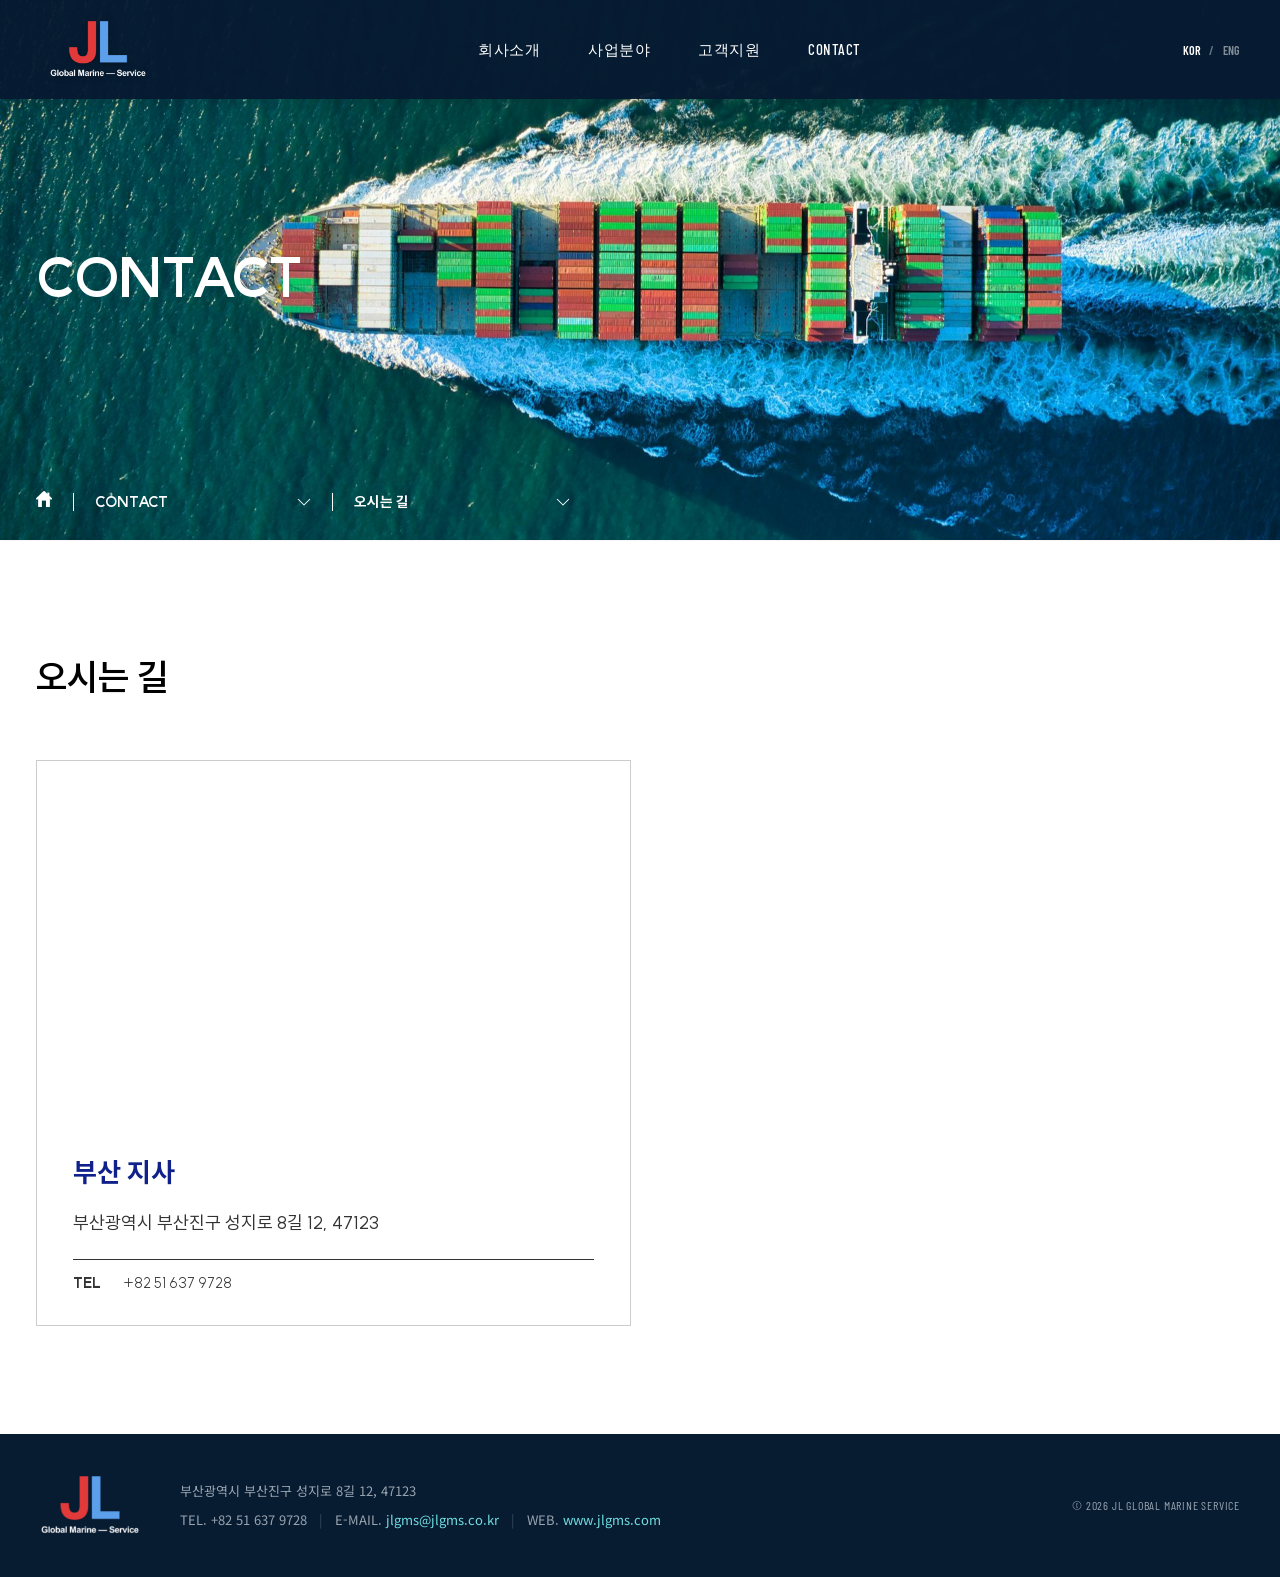
<file: jlgms/contact/direction.html>
<!DOCTYPE html>
<html lang="ko">


<!-- Mirrored from http://www.jlgms.co.kr/jlgms/contact/direction by HTTrack Website Copier/3.x [XR&CO], Thu, 24 Sep 2026 13:56:51 GMT -->
<!-- Added by HTTrack --><meta http-equiv="content-type" content="text/html;charset=UTF-8" /><!-- /Added by HTTrack -->
<head>
  <meta charset="UTF-8">
    <meta name="viewport" content="width=device-width, initial-scale=1.0">
    <meta http-equiv="X-UA-Compatible" content="IE=edge">

    <!--파비콘-->
    <link rel="apple-touch-icon" sizes="76x76" href="../../static/img/favicon/apple-touch-icon.png">
    <link rel="icon" type="image/png" sizes="32x32" href="../../static/img/favicon/favicon-32x32.png">
    <link rel="icon" type="image/png" sizes="16x16" href="../../static/img/favicon/favicon-16x16.png">
    <meta name="msapplication-TileColor" content="#da532c">
    <meta name="theme-color" content="#ffffff">

    <!--메타-->
    <meta name="description" content="엔진부품, 선박 기자재, 선용, 윤활유, 선박유, 산업유, 고객이 선호하는 동 업종 최고의 기업, 고객만족경영">
    <meta name="keywords" content="엔진부품,윤활유,선박유,산업유">

    <meta property="og:type" content="website">
    <meta property="og:title" content="JL Global Marine Service">
    <meta property="og:image" content="../../static/img/common/thumb.jpg">
    <meta property="og:image:type" content="image/jpeg">
    <meta property="og:image:width" content="600">
    <meta property="og:image:height" content="315">
    <meta property="og:url" content="">

    <meta property="twitter:card" content="summary">
    <meta property="twitter:title" content="JL Global Marine Service">
    <meta property="twitter:description" content="엔진부품, 선박 기자재, 선용, 윤활유, 선박유, 산업유, 고객이 선호하는 동 업종 최고의 기업, 고객만족경영">
    <meta property="twitter:image" content="../../static/img/common/thumb.jpg">
    <meta property="twitter:image:type" content="image/jpeg">
    <meta property="twitter:image:width" content="600">
    <meta property="twitter:image:height" content="315">

    <!--css-->
    <link rel="stylesheet" type="text/css" href="../../static/fonts/fonts.css">
    <link rel="stylesheet" type="text/css" href="../../static/css/reset.css">
    <link rel="stylesheet" type="text/css" href="../../static/css/base.css">
    <link rel="stylesheet" type="text/css" href="../../static/css/layout.css">
    <link rel="stylesheet" type="text/css" href="../../static/css/style_v8.css">

    <!--libs-->
    <script src="../../static/js/jquery-3.6.0.js"></script>

    <!--슬라이드-->
    <link rel="stylesheet" type="text/css" href="../../static/js/libs/swiper/swiper-bundle.min.css">
    <script src="../../static/js/libs/swiper/swiper-bundle.min.js"></script>

    <!--aos-->
    <link rel="stylesheet" type="text/css" href="../../static/js/libs/aos/aos.css">
    <script src="../../static/js/libs/aos/aos.js"></script>

    <!--js-->
    <script src="../../static/js/common.js"></script>
    <script src="../../static/js/paging.js"></script>

    <title>JL Global Marine Service</title>
<link rel="preconnect" href="https://fonts.googleapis.com">
    <link rel="preconnect" href="https://fonts.gstatic.com" crossorigin>
    <link href="https://fonts.googleapis.com/css2?family=Barlow+Condensed:wght@500;600;700&family=Noto+Sans+KR:wght@400;500;600;700&display=swap" rel="stylesheet">
    <link rel="stylesheet" type="text/css" href="../../css/site-header.css?v=9">
</head>

<body onselectstart="return false" ondragstart="return false" oncontextmenu="return false">
<!-- header -->
<div class="jl-header-wrap" id="header">
    <a class="jl-skip" href="#Main" data-en="Skip to content">본문 바로가기</a>
    <div class="jl-header">
        <a class="jl-logo" href="../../index.html"><img src="../../assets/logo-light.png?v=2" alt="JL Global Marine Service"></a>
        <nav class="jl-nav" aria-label="주요 메뉴">
            <ul><li><a href="../../jlgms/company/ceo.html" data-en="COMPANY">회사소개</a><ul class="jl-lnb"><li><a href="../../jlgms/company/ceo.html" data-en="Overview">회사 개요</a></li><li><a href="../../jlgms/company/history.html" data-en="History">회사연혁</a></li></ul></li><li><a href="../../jlgms/business/business-field.html" data-en="Business Fields">사업분야</a><ul class="jl-lnb"><li><a href="../../jlgms/business/business-field.html" data-en="Business Fields">사업분야</a></li><li><a href="../../jlgms/business/engine/enginecomponents.html" data-en="Engine Parts">엔진부품</a></li><li><a href="../../jlgms/business/vessel.html" data-en="Marine Equipment">선박 기자재</a></li><li><a href="../../jlgms/ship-stores/ship-stores11.html" data-en="Ship Stores">선용품</a></li><li><a href="../../jlgms/lubricant/lubricatingoil.html" data-en="Lubricants">윤활유</a></li><li><a href="../../jlgms/business/technical-services.html" data-en="Technical Services">기술 용역</a></li></ul></li><li><a href="../../jlgms/customer/quote.html" data-en="SUPPORT">고객지원</a><ul class="jl-lnb"><li><a href="../../jlgms/customer/quote.html" data-en="Request a Quote">견적서 문의</a></li></ul></li><li><a href="../../jlgms/contact/direction.html" data-en="CONTACT">CONTACT</a><ul class="jl-lnb"><li><a href="../../jlgms/contact/direction.html" data-en="Directions">오시는 길</a></li></ul></li></ul>
        </nav>
        <div class="jl-language"><button type="button" class="is-active" data-language="KOR">KOR</button><span>/</span><button type="button" data-language="ENG">ENG</button></div>
    </div>
</div>

<!-- visual -->

    
       <!-- visual -->
    <div class="visual-wrap vis4">
        <div class="visual">
            <div class="inner">
                <h2 class="vis-tit" data-aos="fade-up">CONTACT</h2>
            </div>
        </div>
    </div>
                    
                    
                    
                    
                    
                    
                    
                    
                    
                    
                    
                    
                    
                    
                    
                    
    
    


<!-- sub-nav -->
<nav class="sub-nav-wrap" id="subnav" data-aos="fade-up">
    <ul class="sub-nav inner">
        <li>
          <a class="icon" href="../../index.html"><img src="../../jlgms-assets/static/img/common/home.png" alt=""></a>
        </li>
        <li class="select-box low-select">
          <button class="select-btn" type="button">
            <span class="select"></span>
            <img src="../../jlgms-assets/static/img/common/sub.png" alt="">
          </button>
          
              
              
                  <ul class="option over-option">
                      
                          <li >
                              <a href="../company/ceo.html" data-en="Company">회사소개</a>
                          </li>
                      
                          <li >
                              <a href="../business/business-field.html" data-en="Business Fields">사업분야</a>
                          </li>
                      
                          <li >
                              <a href="../customer/quote.html" data-en="Support">고객지원</a>
                          </li>
                      
                          <li class="selected">
                              <a href="direction.html">CONTACT</a>
                          </li>
                      
                  </ul>
              
          
        </li>
        
            
            
                <li class="select-box low-select bg-blue">
                  <button class="select-btn" type="button">
                    <span class="select point"></span>
                    <img src="../../jlgms-assets/static/img/common/sub.png" alt="">
                  </button>
                  <ul class="option over-option">
                      
                           <li class="selected">
                               <a href="direction.html" data-en="Directions">오시는 길</a>
                           </li>
                       
                  </ul>
                </li>
            
        
    </ul>
</nav>



<script>
    const isTouchDevice = (navigator.maxTouchPoints || 'ontouchstart' in document.documentElement);
    
    let tablet = 1023;
    let laptop = 1280;
    let pc = 1600;
    
    
    //스킵메뉴
    $('.skip').on({
      focus: function () {
        $(this).parent().addClass('active');
      },
      click: function () {
        $('.skip-nav').removeClass('active');
      }
    });
    
    $('.skip:last-child').focusout(function () {
      $('.skip-nav').removeClass('active');
    });
    
    $('[href="#Gnb"]').on('keydown click', function (e) {
      if (e.keyCode == "13") {
        $('.skip-nav').removeClass('active');
        if ($(window).width() <= laptop) {
          $('.mobile-btn').trigger('click');
          $('.nav a:first').trigger('click').focus();
        } else {
          $('#Gnb a:first').parent().addClass('active').siblings().removeClass('active');
          $('.header-wrap').addClass('active');
          $('.lnb').stop().slideDown();
        }
      }
    });
    
    $('.gnb a:last').focusout(function () {
      if ($(window).width() <= laptop) {
        $('.moni-btn').trigger('click');
      }
    });
    
    //메뉴
    $('.dep-01').on({
      mouseenter: function (e) {
        if (!isTouchDevice) {
          if ($(window).width() > laptop) {
            pcGnb($(this));
          }
        }
      },
      focusin: function (e) {
        if (!isTouchDevice) {
          if ($(window).width() <= laptop && $(window).width() > tablet) {
            pcGnb($(this));
          }
        }
        else if (isTouchDevice) {
          e.preventDefault();
          if ($(window).width() <= laptop && $(window).width() > tablet) {
            pcGnb($(this));
          }
          else if ($(window).width() < tablet) {
            e.preventDefault();
            $(this).parent().addClass('active').siblings().removeClass('active');
            $(this).next('.lnb').stop().slideDown().closest('li').siblings().find('.lnb').slideUp();
          }
        }
      },
      click: function (e) {
        if (isTouchDevice) {
          e.preventDefault();
          if ($(window).width() >= laptop && $(window).width() > tablet) {
            $(this).parent().addClass('active').siblings().removeClass('active');
            $('.header-wrap').addClass('active');
            $('.lnb').stop().slideDown(0);
          }
          else if ($(window).width() < tablet) {
            $(this).parent().addClass('active').siblings().removeClass('active');
            $(this).next('.lnb').stop().slideDown().closest('li').siblings().find('.lnb').slideUp();
          }
        } else {
          if ($(window).width() <= laptop && $(window).width() > tablet) {
            e.preventDefault();
            $(this).parent().addClass('active').siblings().removeClass('active');
            $('.header-wrap').addClass('active');
            $('.lnb').stop().slideDown(0);
          } else if ($(window).width() < tablet) {
            e.preventDefault();
            $(this).parent().addClass('active').siblings().removeClass('active');
            $(this).next('.lnb').stop().slideDown().closest('li').siblings().find('.lnb').slideUp();
          }
        }
      }
    });
    
    $('.lnb').mouseenter(function () {
      $(this).closest('li').addClass('active').siblings().removeClass('active');
    })
    
    $('.lnb li').click(function () {
      if ($(window).width() < tablet) {
        $(this).closest('.lnb').parent().removeClass('active');
      }
    });
    
    
    //열기
    function pcGnb(tg) {
      $(tg).parent().addClass('active').siblings().removeClass('active');
      $('.header-wrap').addClass('active');
      $('.lnb').stop().slideDown(300);
    }
    
    
    //닫기
    if (!isTouchDevice) {
      $('.nav').mouseleave(function (e) {
        if ($(window).width() > laptop) {
          gnb_close();
        }
      });
    }
    
    $(document).click(function (e) {
      if ($(window).width() > laptop) {
        if (isTouchDevice) {
          let tg = e.target;
          if ($(tg).parents('.header-wrap').length == 0) {
            gnb_close();
          }
        }
      }
    });
    
    $(window).scroll(function () {
        if ($(window).scrollTop() > $('.visual-wrap').height()) {
          $('.header-wrap').addClass('scroll');
        } else {
          $('.header-wrap').removeClass('scroll');
        }
        if (isTouchDevice) {
          if ($(window).width() > tablet) {
            gnb_close();
          }
        }
      });
    
    $(window).scroll(function () {
      if (isTouchDevice && $(window).width() > laptop) {
        gnb_close();
      }
    });
    
    function gnb_close() {
      if ($('.header-wrap').hasClass('active')) {
        $('.header-wrap').removeClass('active');
        $('.gnb>li').removeClass('active');
        $('.lnb').stop().slideUp(300);
      }
    }
    
    //리사이즈
    $(window).resize(function () {
      if ($(window).width() > laptop) {
        $('.header-wrap').removeClass('active');
        $('.lnb').stop().slideUp(0);
        $('.nav').removeClass('active');
        $('.mobile-btn').removeClass('active');
    
      } else if ($(window).width() <= laptop && $(window).width() > tablet) {
        $('.nav').removeClass('active');
        $('.lnb').show();
      } else if ($(window).width() < tablet) {
        $('.header-wrap').removeClass('active')
        $('.lnb').stop().slideUp(0);
        $('.gnb>li').removeClass('active');
        $('.mobile-btn').removeClass('active');
      }
    });
    
    // 모바일
    $('.mobile-btn').on({
      click: function () {
        $(this).toggleClass('active');
        $('.header-wrap').toggleClass('active');
        if ($(window).width() <= laptop && $(window).width() > tablet) {
          $('.lnb').stop().slideDown(0);
        }
        else if ($(window).width() <= tablet) {
          $('.lnb').stop().slideUp(0).closest('li').removeClass('active');
        }
      },
      keydown: function (e) {
        if (e.keyCode == "13") {
          $(this).toggleClass('active');
          $('.header-wrap').toggleClass('active');
          $('.nav a:first').focus();
          if ($(window).width() <= laptop && $(window).width() > tablet) {
            $('.lnb').stop().slideDown(0);
          }
          else if ($(window).width() <= tablet) {
            $('.lnb').stop().slideUp(0).closest('li').removeClass('active');
          }
        }
        else if (e.keyCode == "9") {
          $('.header-wrap').removeClass('active');
          $('.mobile-btn').removeClass('active');
          $('.lnb').stop().slideUp(0).closest('li').removeClass('active');
        }
      }
    });
    
    function changeLanguage(lang) {
        localStorage.setItem('jl-language', lang)
            location.reload();
    }

    //언어
//     $('.lang-wrap').each(function (index, item) {
//       let txt = $(item).find('.selected').text();
//       $(item).find('.lang').text(txt);
//     });

//     $('.lang-btn').on({
//       click: function (e) {
//         $(this).next('.lang-option').stop().slideToggle();
//       },
//       keydown: function (e) {
//         if (e.keyCode == "13") {
//           $(this).next('.option').stop().slideDown();
//           $('.lang-option a:first').focus();
//         }
//       },
//       focusin: function () {
//         $('.header-wrap').removeClass('active').find('.lnb').hide();
//       }
//     });

</script>

<!-- content-wrap -->
<!-- contents -->
    <main class="content" id="Main">
        <section class="section">
            <div class="inner">
                <h2 class="sec-tit" data-aos="fade-up" data-en="Directions">
                    오시는 길
                </h2>
                <div class="location-wrap" data-aos="fade-up">
                    <div class="card">
                        <div class="map">
                            <iframe src="https://www.google.com/maps?q=%EB%B6%80%EC%82%B0%EA%B4%91%EC%97%AD%EC%8B%9C%20%EB%B6%80%EC%82%B0%EC%A7%84%EA%B5%AC%20%EC%84%B1%EC%A7%80%EB%A1%9C%208%EA%B8%B8%2012&output=embed" style="border:0;" allowfullscreen="" loading="lazy" referrerpolicy="no-referrer-when-downgrade"></iframe>
                        </div>
                        <div class="txt-box">
                            <h3 class="place" data-en="Busan Office">부산 지사</h3>
                            <p class="address" data-en="12, Seongji-ro 8-gil, Busanjin-gu, Busan, Korea 47123">부산광역시 부산진구 성지로 8길 12, 47123</p>
                            <ul class="list">
                              <li><span>TEL</span>+82 51 637 9728</li>
                            </ul>
                        </div>
                    </div>
                    <div class="card" style="display:none">
                        <div class="map">

                            <iframe src="https://www.google.com/maps/embed?pb=!1m18!1m12!1m3!1d3144.570771601834!2d23.759628677169072!3d37.987145199896254!2m3!1f0!2f0!3f0!3m2!1i1024!2i768!4f13.1!3m3!1m2!1s0x14a1a2aabba522fd%3A0xa72efd6c74393e2d!2zTGVvZi4gS2lmaXNpYXMgMTYsIEF0aGluYSAxMTUgMjYg6re466as7Iqk!5e0!3m2!1sko!2skr!4v1730443553990!5m2!1sko!2skr" style="border:0;" allowfullscreen="" loading="lazy" referrerpolicy="no-referrer-when-downgrade"></iframe>
                        </div>
                        <div class="txt-box">
                            <h3 class="place" data-en="Greece Office">그리스지사</h3>
                            <p class="address">16 Kifissias, Athens, 115 26, Greece</p>
                            <ul class="list">
                                <li><span>TEL</span>+30 2160702314 / +30 6981980425</li>
                                <li><span>MAIL</span>europe@jlgms.co.kr</li>
                            </ul>
                        </div>
                    </div>
                </div>

                <article class="tel-wrap" data-aos="fade-up" style="display:none">
                    <span class="point-tit" data-en="Contact">연락처</span>
                    <div class="map-img">
                        <img src="../../jlgms-assets/static/img/sub/sub4/img2.jpg" alt="">
                    </div>

                    <div class="info-col-card">
                        <div class="card">
                            <span class="sales">Sales Team</span>
                            <h4 class="cont">
                                Asia<br>
                                &amp; Middle East
                            </h4>
                            <div class="line"></div>
                            <ul class="list">
                                <li><span>TEL</span>052 226 0786</li>
                                <li><span>MAIL</span>salesasia@jlgms.co.kr</li>
                            </ul>

                        </div>
                        <div class="card">
                            <span class="sales">Sales Team</span>
                            <h4 class="cont">
                                Europe<br>
                                &amp; U.S.A
                            </h4>
                            <div class="line"> </div>
                            <ul class="list">
                                <li><span>TEL</span>052 226 0748</li>
                                <li><span>MAIL</span>europe@jlgms.co.kr</li>
                            </ul>

                        </div>
                        <div class="card">
                            <span class="sales">Sales Team</span>
                            <h4 class="cont">
                                Domestic /<br>
                                Lubricants
                            </h4>
                            <div class="line"></div>
                            <ul class="list">
                                <li><span>TEL</span>052 226 0752</li>
                                <li><span>MAIL</span>domestic@jlgms.co.kr</li>
                            </ul>

                        </div>
                        <div class="card">
                            <span class="sales">Sales Team</span>
                            <h4 class="cont">
                                Technical<br>
                                Service / Stores
                            </h4>
                            <div class="line"></div>
                            <ul class="list">
                                <li><span>TEL</span>052 226 0729</li>
                                <li><span>MAIL</span>store@jlgms.co.kr</li>
                            </ul>

                        </div>
                    </div>
                </article>
            </div>
        </section>
    </main>
                    
                    
                    
                    
                    
                    
                    
<!--//content-wrap END-->



<footer class="jl-footer">
    <div class="jl-footer-inner">
        <img src="../../assets/logo-light.png?v=2" alt="JL Global Marine Service">
        <div><address data-en="12, Seongji-ro 8-gil, Busanjin-gu, Busan, Korea 47123">부산광역시 부산진구 성지로 8길 12, 47123</address><p><span class="footer-item">TEL. +82 51 637 9728</span><span class="footer-sep">|</span><span class="footer-item">E-MAIL. <a href="mailto:jlgms@jlgms.co.kr">jlgms@jlgms.co.kr</a></span><span class="footer-sep">|</span><span class="footer-item">WEB. <a href="https://jlgms.com/">www.jlgms.com</a></span></p></div>
        <span class="jl-copyright">© 2026 JL GLOBAL MARINE SERVICE</span>
    </div>
</footer>

<script src="../../js/site-i18n.js?v=4"></script>
<script src="../../js/mobile-nav.js?v=1"></script>
</body>

<!-- Mirrored from http://www.jlgms.co.kr/jlgms/contact/direction by HTTrack Website Copier/3.x [XR&CO], Thu, 24 Sep 2026 13:56:51 GMT -->
</html>
</file>
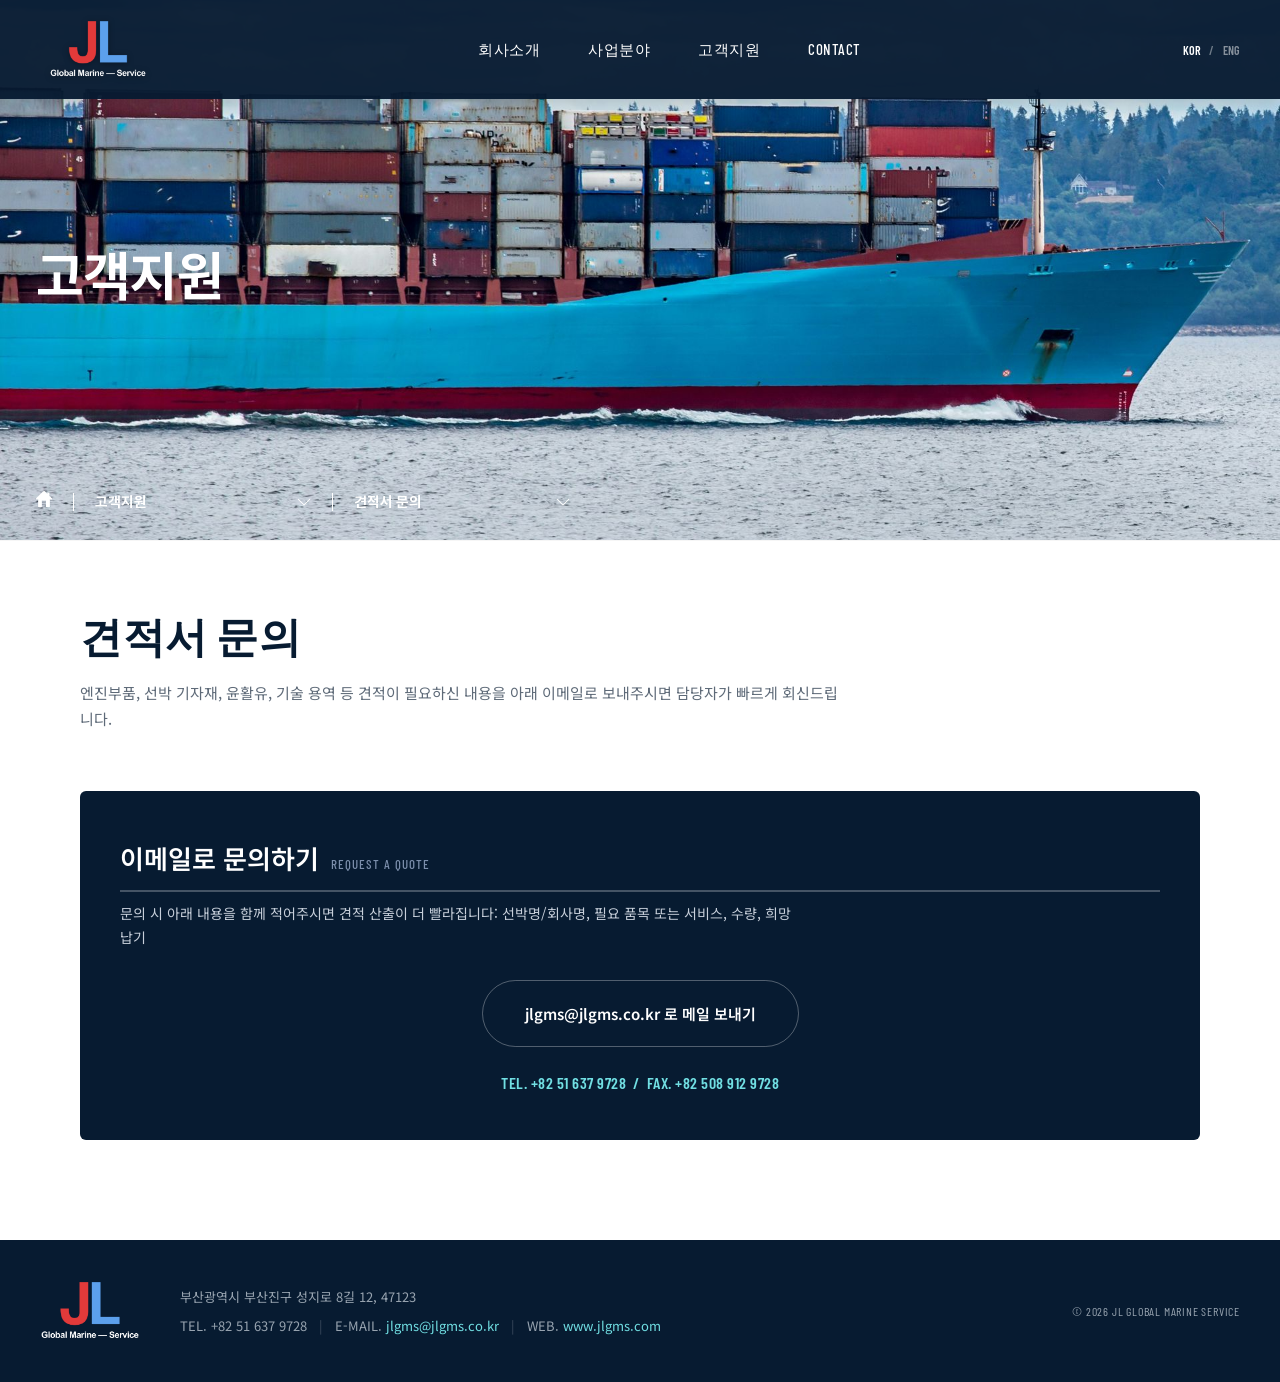
<file: jlgms/customer/quote.html>
<!DOCTYPE html>
<html lang="ko">


<!-- Mirrored from http://www.jlgms.co.kr/jlgms/customer/quote by HTTrack Website Copier/3.x [XR&CO], Thu, 24 Sep 2026 13:51:28 GMT -->
<!-- Added by HTTrack --><meta http-equiv="content-type" content="text/html;charset=UTF-8" /><!-- /Added by HTTrack -->
<head>
  <meta charset="UTF-8">
    <meta name="viewport" content="width=device-width, initial-scale=1.0">
    <meta http-equiv="X-UA-Compatible" content="IE=edge">

    <!--파비콘-->
    <link rel="apple-touch-icon" sizes="76x76" href="../../static/img/favicon/apple-touch-icon.png">
    <link rel="icon" type="image/png" sizes="32x32" href="../../static/img/favicon/favicon-32x32.png">
    <link rel="icon" type="image/png" sizes="16x16" href="../../static/img/favicon/favicon-16x16.png">
    <meta name="msapplication-TileColor" content="#da532c">
    <meta name="theme-color" content="#ffffff">

    <!--메타-->
    <meta name="description" content="엔진부품, 선박 기자재, 선용, 윤활유, 선박유, 산업유, 고객이 선호하는 동 업종 최고의 기업, 고객만족경영">
    <meta name="keywords" content="엔진부품,윤활유,선박유,산업유">

    <meta property="og:type" content="website">
    <meta property="og:title" content="JL Global Marine Service">
    <meta property="og:image" content="../../static/img/common/thumb.jpg">
    <meta property="og:image:type" content="image/jpeg">
    <meta property="og:image:width" content="600">
    <meta property="og:image:height" content="315">
    <meta property="og:url" content="">

    <meta property="twitter:card" content="summary">
    <meta property="twitter:title" content="JL Global Marine Service">
    <meta property="twitter:description" content="엔진부품, 선박 기자재, 선용, 윤활유, 선박유, 산업유, 고객이 선호하는 동 업종 최고의 기업, 고객만족경영">
    <meta property="twitter:image" content="../../static/img/common/thumb.jpg">
    <meta property="twitter:image:type" content="image/jpeg">
    <meta property="twitter:image:width" content="600">
    <meta property="twitter:image:height" content="315">

    <!--css-->
    <link rel="stylesheet" type="text/css" href="../../static/fonts/fonts.css">
    <link rel="stylesheet" type="text/css" href="../../static/css/reset.css">
    <link rel="stylesheet" type="text/css" href="../../static/css/base.css">
    <link rel="stylesheet" type="text/css" href="../../static/css/layout.css">
    <link rel="stylesheet" type="text/css" href="../../static/css/style_v8.css">

    <!--libs-->
    <script src="../../static/js/jquery-3.6.0.js"></script>

    <!--슬라이드-->
    <link rel="stylesheet" type="text/css" href="../../static/js/libs/swiper/swiper-bundle.min.css">
    <script src="../../static/js/libs/swiper/swiper-bundle.min.js"></script>

    <!--aos-->
    <link rel="stylesheet" type="text/css" href="../../static/js/libs/aos/aos.css">
    <script src="../../static/js/libs/aos/aos.js"></script>

    <!--js-->
    <script src="../../static/js/common.js"></script>
    <script src="../../static/js/paging.js"></script>

    <title>견적서 문의 | JL Global Marine Service</title>
<link rel="preconnect" href="https://fonts.googleapis.com">
    <link rel="preconnect" href="https://fonts.gstatic.com" crossorigin>
    <link href="https://fonts.googleapis.com/css2?family=Barlow+Condensed:wght@500;600;700&family=Noto+Sans+KR:wght@400;500;600;700&display=swap" rel="stylesheet">
    <link rel="stylesheet" type="text/css" href="../../css/site-header.css?v=9">
    <link rel="stylesheet" type="text/css" href="../../css/biz-content.css?v=2">
</head>

<body onselectstart="return false" ondragstart="return false" oncontextmenu="return false">
<!-- header -->
<div class="jl-header-wrap" id="header">
    <a class="jl-skip" href="#Main" data-en="Skip to content">본문 바로가기</a>
    <div class="jl-header">
        <a class="jl-logo" href="../../index.html"><img src="../../assets/logo-light.png?v=2" alt="JL Global Marine Service"></a>
        <nav class="jl-nav" aria-label="주요 메뉴">
            <ul><li><a href="../../jlgms/company/ceo.html" data-en="COMPANY">회사소개</a><ul class="jl-lnb"><li><a href="../../jlgms/company/ceo.html" data-en="Overview">회사 개요</a></li><li><a href="../../jlgms/company/history.html" data-en="History">회사연혁</a></li></ul></li><li><a href="../../jlgms/business/business-field.html" data-en="Business Fields">사업분야</a><ul class="jl-lnb"><li><a href="../../jlgms/business/business-field.html" data-en="Business Fields">사업분야</a></li><li><a href="../../jlgms/business/engine/enginecomponents.html" data-en="Engine Parts">엔진부품</a></li><li><a href="../../jlgms/business/vessel.html" data-en="Marine Equipment">선박 기자재</a></li><li><a href="../../jlgms/ship-stores/ship-stores11.html" data-en="Ship Stores">선용품</a></li><li><a href="../../jlgms/lubricant/lubricatingoil.html" data-en="Lubricants">윤활유</a></li><li><a href="../../jlgms/business/technical-services.html" data-en="Technical Services">기술 용역</a></li></ul></li><li><a href="../../jlgms/customer/quote.html" data-en="SUPPORT">고객지원</a><ul class="jl-lnb"><li><a href="../../jlgms/customer/quote.html" data-en="Request a Quote">견적서 문의</a></li></ul></li><li><a href="../../jlgms/contact/direction.html" data-en="CONTACT">CONTACT</a><ul class="jl-lnb"><li><a href="../../jlgms/contact/direction.html" data-en="Directions">오시는 길</a></li></ul></li></ul>
        </nav>
        <div class="jl-language"><button type="button" class="is-active" data-language="KOR">KOR</button><span>/</span><button type="button" data-language="ENG">ENG</button></div>
    </div>
</div>

<!-- visual -->

    
       <div class="visual-wrap vis3">
        <div class="visual">
            <div class="inner">
                <h2 class="vis-tit" data-aos="fade-up" data-en="Customer Support">고객지원</h2>
            </div>
        </div>
    </div>
                    
                    
                    
                    
                    
                    
                    
    
    


<!-- sub-nav -->
<nav class="sub-nav-wrap" id="subnav" data-aos="fade-up">
    <ul class="sub-nav inner">
        <li>
          <a class="icon" href="../../index.html"><img src="../../jlgms-assets/static/img/common/home.png" alt=""></a>
        </li>
        <li class="select-box low-select">
          <button class="select-btn" type="button">
            <span class="select"></span>
            <img src="../../jlgms-assets/static/img/common/sub.png" alt="">
          </button>
          
              
              
                  <ul class="option over-option">

                          <li >
                              <a href="../company/ceo.html" data-en="Company">회사소개</a>
                          </li>

                          <li >
                              <a href="../business/business-field.html" data-en="Business Fields">사업분야</a>
                          </li>

                          <li class="selected">
                              <a href="quote.html" data-en="Support">고객지원</a>
                          </li>

                          <li >
                              <a href="../contact/direction.html">CONTACT</a>
                          </li>

                  </ul>
              
          
        </li>
        
            
            
                <li class="select-box low-select bg-blue">
                  <button class="select-btn" type="button">
                    <span class="select point"></span>
                    <img src="../../jlgms-assets/static/img/common/sub.png" alt="">
                  </button>
                  <ul class="option over-option">

                           <li class="selected">
                               <a href="quote.html" data-en="Request a Quote">견적서 문의</a>
                           </li>

                  </ul>
                </li>
            
        
    </ul>
</nav>



<script>
    const isTouchDevice = (navigator.maxTouchPoints || 'ontouchstart' in document.documentElement);
    
    let tablet = 1023;
    let laptop = 1280;
    let pc = 1600;
    
    
    //스킵메뉴
    $('.skip').on({
      focus: function () {
        $(this).parent().addClass('active');
      },
      click: function () {
        $('.skip-nav').removeClass('active');
      }
    });
    
    $('.skip:last-child').focusout(function () {
      $('.skip-nav').removeClass('active');
    });
    
    $('[href="#Gnb"]').on('keydown click', function (e) {
      if (e.keyCode == "13") {
        $('.skip-nav').removeClass('active');
        if ($(window).width() <= laptop) {
          $('.mobile-btn').trigger('click');
          $('.nav a:first').trigger('click').focus();
        } else {
          $('#Gnb a:first').parent().addClass('active').siblings().removeClass('active');
          $('.header-wrap').addClass('active');
          $('.lnb').stop().slideDown();
        }
      }
    });
    
    $('.gnb a:last').focusout(function () {
      if ($(window).width() <= laptop) {
        $('.moni-btn').trigger('click');
      }
    });
    
    //메뉴
    $('.dep-01').on({
      mouseenter: function (e) {
        if (!isTouchDevice) {
          if ($(window).width() > laptop) {
            pcGnb($(this));
          }
        }
      },
      focusin: function (e) {
        if (!isTouchDevice) {
          if ($(window).width() <= laptop && $(window).width() > tablet) {
            pcGnb($(this));
          }
        }
        else if (isTouchDevice) {
          e.preventDefault();
          if ($(window).width() <= laptop && $(window).width() > tablet) {
            pcGnb($(this));
          }
          else if ($(window).width() < tablet) {
            e.preventDefault();
            $(this).parent().addClass('active').siblings().removeClass('active');
            $(this).next('.lnb').stop().slideDown().closest('li').siblings().find('.lnb').slideUp();
          }
        }
      },
      click: function (e) {
        if (isTouchDevice) {
          e.preventDefault();
          if ($(window).width() >= laptop && $(window).width() > tablet) {
            $(this).parent().addClass('active').siblings().removeClass('active');
            $('.header-wrap').addClass('active');
            $('.lnb').stop().slideDown(0);
          }
          else if ($(window).width() < tablet) {
            $(this).parent().addClass('active').siblings().removeClass('active');
            $(this).next('.lnb').stop().slideDown().closest('li').siblings().find('.lnb').slideUp();
          }
        } else {
          if ($(window).width() <= laptop && $(window).width() > tablet) {
            e.preventDefault();
            $(this).parent().addClass('active').siblings().removeClass('active');
            $('.header-wrap').addClass('active');
            $('.lnb').stop().slideDown(0);
          } else if ($(window).width() < tablet) {
            e.preventDefault();
            $(this).parent().addClass('active').siblings().removeClass('active');
            $(this).next('.lnb').stop().slideDown().closest('li').siblings().find('.lnb').slideUp();
          }
        }
      }
    });
    
    $('.lnb').mouseenter(function () {
      $(this).closest('li').addClass('active').siblings().removeClass('active');
    })
    
    $('.lnb li').click(function () {
      if ($(window).width() < tablet) {
        $(this).closest('.lnb').parent().removeClass('active');
      }
    });
    
    
    //열기
    function pcGnb(tg) {
      $(tg).parent().addClass('active').siblings().removeClass('active');
      $('.header-wrap').addClass('active');
      $('.lnb').stop().slideDown(300);
    }
    
    
    //닫기
    if (!isTouchDevice) {
      $('.nav').mouseleave(function (e) {
        if ($(window).width() > laptop) {
          gnb_close();
        }
      });
    }
    
    $(document).click(function (e) {
      if ($(window).width() > laptop) {
        if (isTouchDevice) {
          let tg = e.target;
          if ($(tg).parents('.header-wrap').length == 0) {
            gnb_close();
          }
        }
      }
    });
    
    $(window).scroll(function () {
        if ($(window).scrollTop() > $('.visual-wrap').height()) {
          $('.header-wrap').addClass('scroll');
        } else {
          $('.header-wrap').removeClass('scroll');
        }
        if (isTouchDevice) {
          if ($(window).width() > tablet) {
            gnb_close();
          }
        }
      });
    
    $(window).scroll(function () {
      if (isTouchDevice && $(window).width() > laptop) {
        gnb_close();
      }
    });
    
    function gnb_close() {
      if ($('.header-wrap').hasClass('active')) {
        $('.header-wrap').removeClass('active');
        $('.gnb>li').removeClass('active');
        $('.lnb').stop().slideUp(300);
      }
    }
    
    //리사이즈
    $(window).resize(function () {
      if ($(window).width() > laptop) {
        $('.header-wrap').removeClass('active');
        $('.lnb').stop().slideUp(0);
        $('.nav').removeClass('active');
        $('.mobile-btn').removeClass('active');
    
      } else if ($(window).width() <= laptop && $(window).width() > tablet) {
        $('.nav').removeClass('active');
        $('.lnb').show();
      } else if ($(window).width() < tablet) {
        $('.header-wrap').removeClass('active')
        $('.lnb').stop().slideUp(0);
        $('.gnb>li').removeClass('active');
        $('.mobile-btn').removeClass('active');
      }
    });
    
    // 모바일
    $('.mobile-btn').on({
      click: function () {
        $(this).toggleClass('active');
        $('.header-wrap').toggleClass('active');
        if ($(window).width() <= laptop && $(window).width() > tablet) {
          $('.lnb').stop().slideDown(0);
        }
        else if ($(window).width() <= tablet) {
          $('.lnb').stop().slideUp(0).closest('li').removeClass('active');
        }
      },
      keydown: function (e) {
        if (e.keyCode == "13") {
          $(this).toggleClass('active');
          $('.header-wrap').toggleClass('active');
          $('.nav a:first').focus();
          if ($(window).width() <= laptop && $(window).width() > tablet) {
            $('.lnb').stop().slideDown(0);
          }
          else if ($(window).width() <= tablet) {
            $('.lnb').stop().slideUp(0).closest('li').removeClass('active');
          }
        }
        else if (e.keyCode == "9") {
          $('.header-wrap').removeClass('active');
          $('.mobile-btn').removeClass('active');
          $('.lnb').stop().slideUp(0).closest('li').removeClass('active');
        }
      }
    });
    
    function changeLanguage(lang) {
        localStorage.setItem('jl-language', lang)
            location.reload();
    }

    //언어
//     $('.lang-wrap').each(function (index, item) {
//       let txt = $(item).find('.selected').text();
//       $(item).find('.lang').text(txt);
//     });

//     $('.lang-btn').on({
//       click: function (e) {
//         $(this).next('.lang-option').stop().slideToggle();
//       },
//       keydown: function (e) {
//         if (e.keyCode == "13") {
//           $(this).next('.option').stop().slideDown();
//           $('.lang-option a:first').focus();
//         }
//       },
//       focusin: function () {
//         $('.header-wrap').removeClass('active').find('.lnb').hide();
//       }
//     });

</script>

<!-- content-wrap -->
<main class="jl-biz" id="Main">
        <div class="jl-biz-inner">
            <h2 class="jl-biz-title" data-en="Request a Quote">견적서 문의</h2>
            <p class="jl-biz-lead" data-en="Send us an email below with the details you need a quote for — engine parts, marine equipment, lubricants, technical services, and more — and our team will respond quickly.">엔진부품, 선박 기자재, 윤활유, 기술 용역 등 견적이 필요하신 내용을 아래 이메일로 보내주시면 담당자가 빠르게 회신드립니다.</p>

            <section class="jl-biz-section jl-biz-package">
                <h3 class="jl-biz-section-title">이메일로 문의하기 <span>Request a Quote</span></h3>
                <p class="jl-biz-desc" style="color:#c7cfda; max-width:680px;" data-en="Please include the following in your inquiry to speed up the quote process: vessel/company name, items or services needed, quantity, and desired delivery date">문의 시 아래 내용을 함께 적어주시면 견적 산출이 더 빨라집니다: 선박명/회사명, 필요 품목 또는 서비스, 수량, 희망 납기</p>
                <div class="jl-biz-flow">
                    <a class="jl-biz-step" href="mailto:jlgms@jlgms.co.kr?subject=%EA%B2%AC%EC%A0%81%EC%84%9C%20%EB%AC%B8%EC%9D%98" style="text-decoration:none; padding:22px 42px;" data-en="Email jlgms@jlgms.co.kr">jlgms@jlgms.co.kr 로 메일 보내기</a>
                </div>
                <p class="jl-biz-tagline" style="font-size:16px;">TEL. +82 51 637 9728 &nbsp;/&nbsp; FAX. +82 508 912 9728</p>
            </section>
        </div>
    </main>
                    
<!--//content-wrap END-->



<footer class="jl-footer">
    <div class="jl-footer-inner">
        <img src="../../assets/logo-light.png?v=2" alt="JL Global Marine Service">
        <div><address data-en="12, Seongji-ro 8-gil, Busanjin-gu, Busan, Korea 47123">부산광역시 부산진구 성지로 8길 12, 47123</address><p><span class="footer-item">TEL. +82 51 637 9728</span><span class="footer-sep">|</span><span class="footer-item">E-MAIL. <a href="mailto:jlgms@jlgms.co.kr">jlgms@jlgms.co.kr</a></span><span class="footer-sep">|</span><span class="footer-item">WEB. <a href="https://jlgms.com/">www.jlgms.com</a></span></p></div>
        <span class="jl-copyright">© 2026 JL GLOBAL MARINE SERVICE</span>
    </div>
</footer>

<script src="../../js/site-i18n.js?v=4"></script>
<script src="../../js/mobile-nav.js?v=1"></script>
</body>

<!-- Mirrored from http://www.jlgms.co.kr/jlgms/customer/quote by HTTrack Website Copier/3.x [XR&CO], Thu, 24 Sep 2026 13:51:43 GMT -->
</html>
</file>
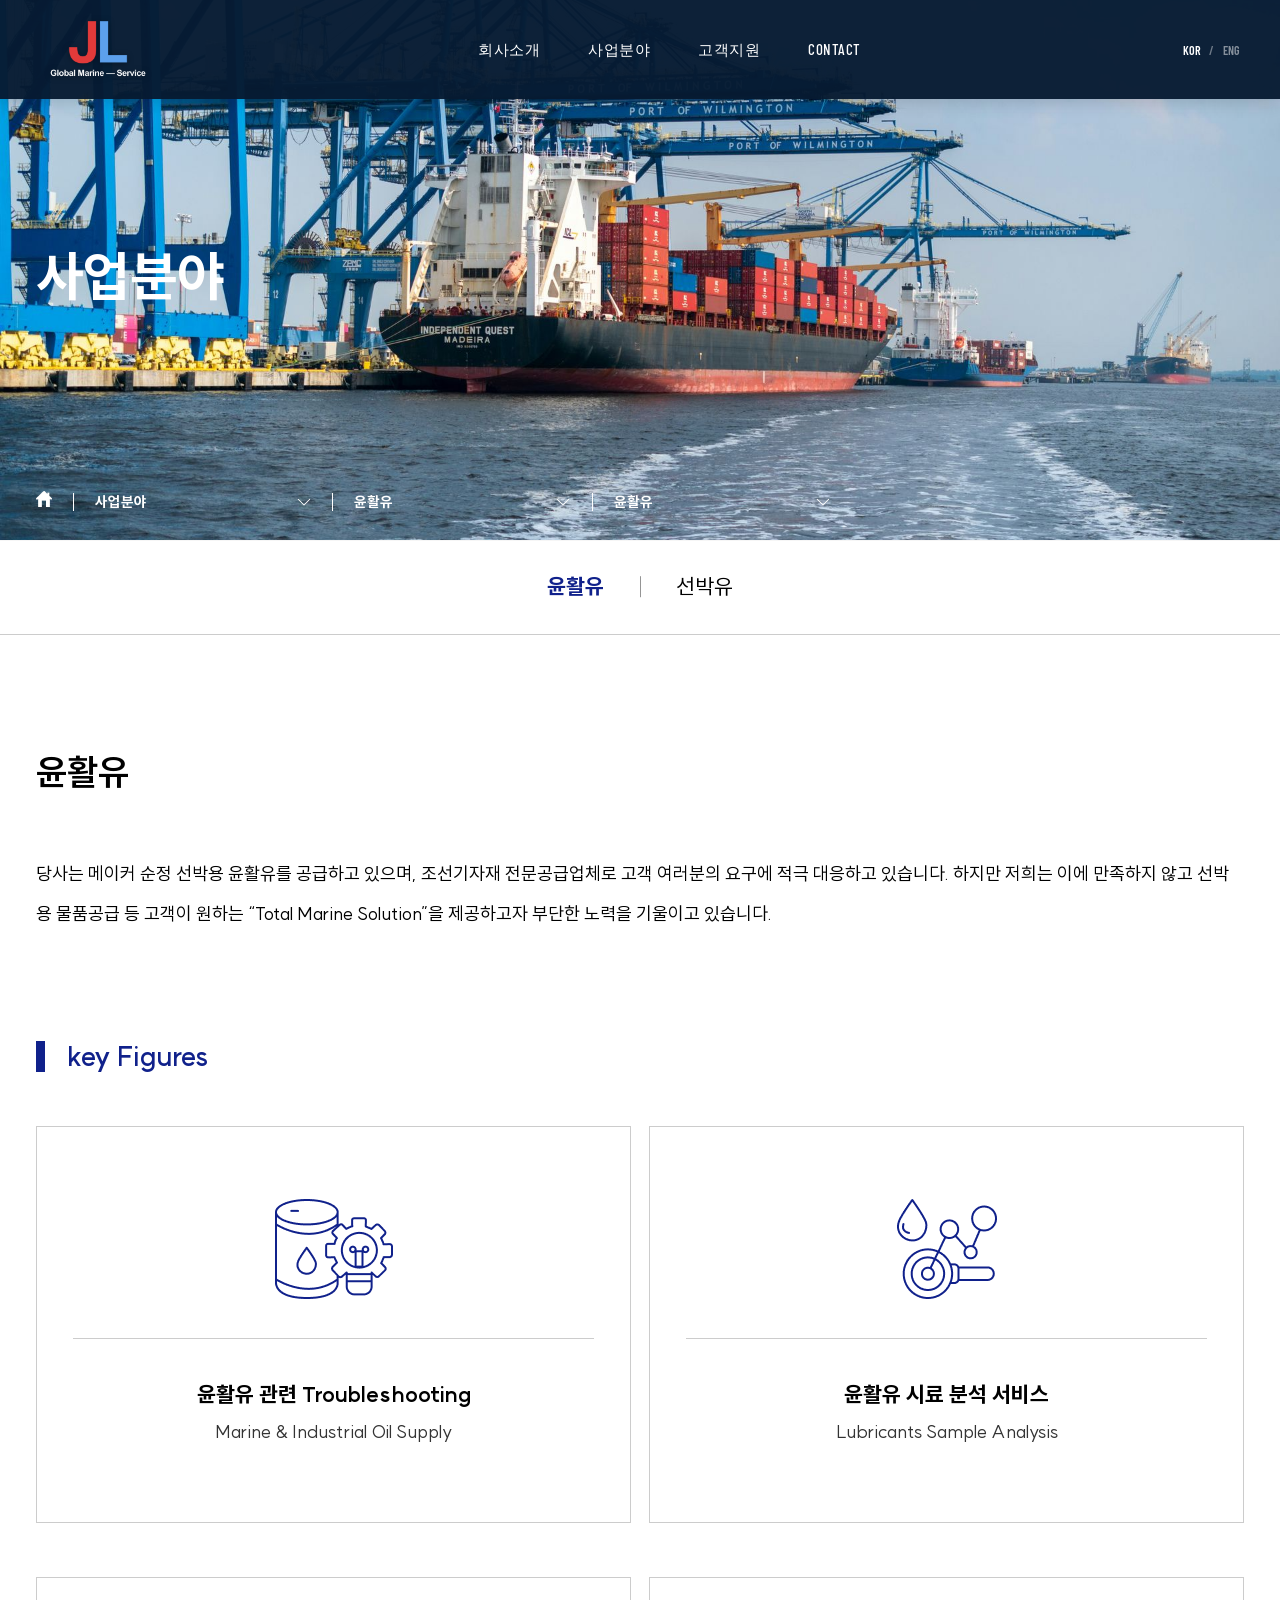
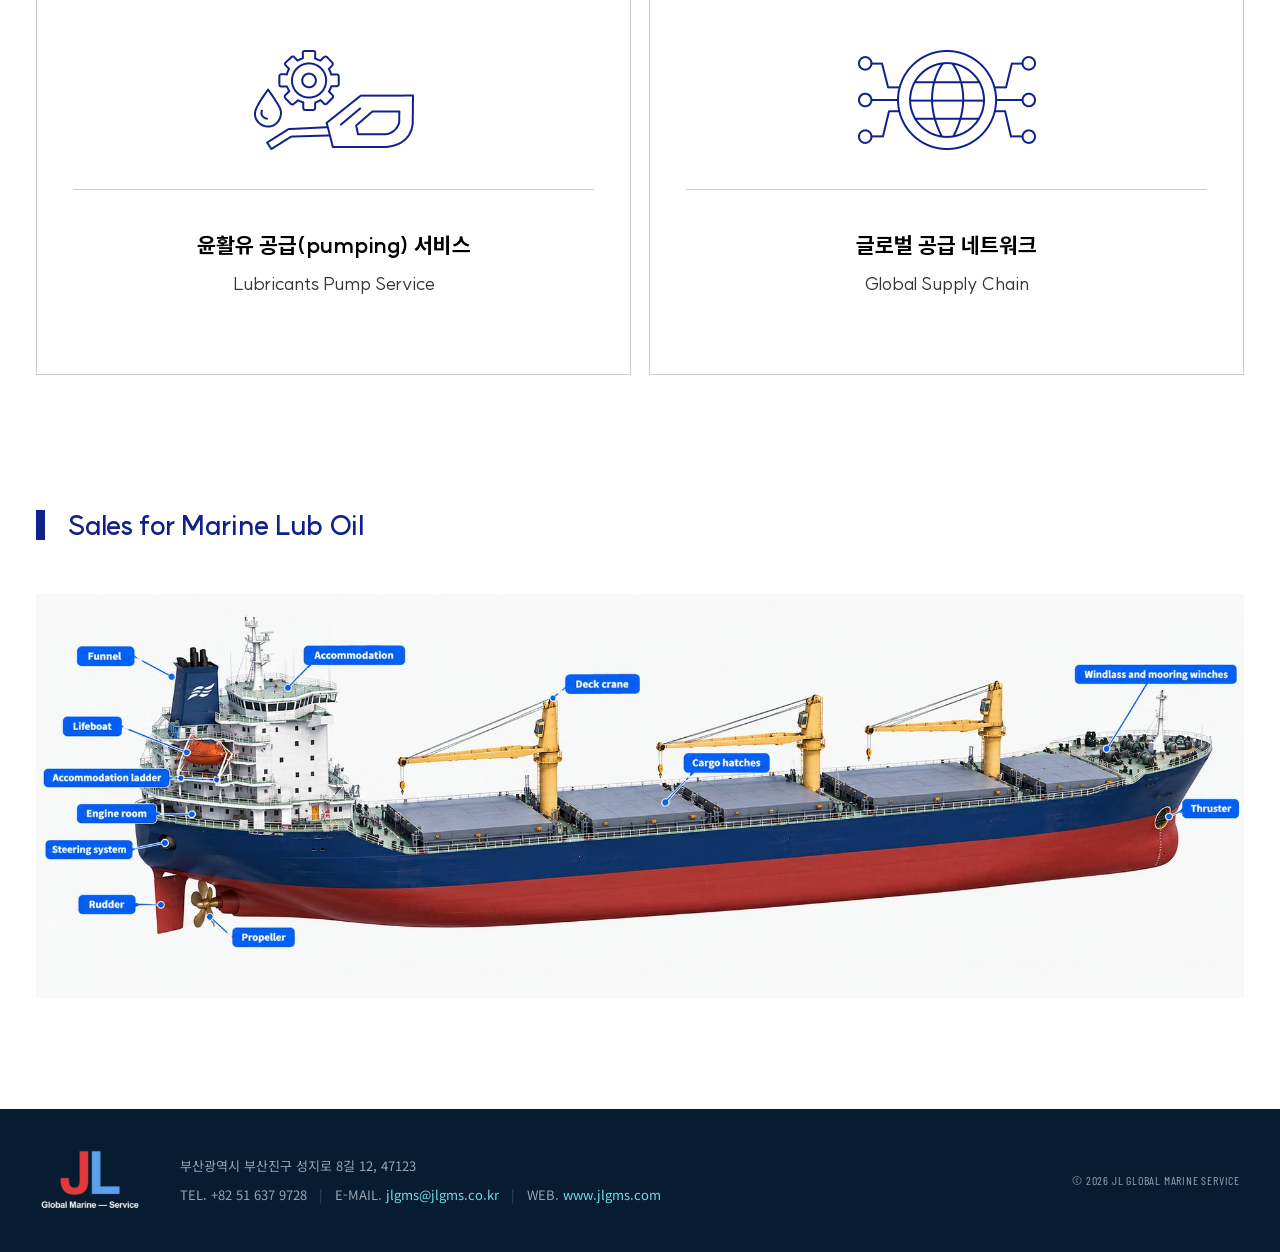
<file: jlgms/lubricant/lubricatingoil.html>
<!DOCTYPE html>
<html lang="ko">


<!-- Mirrored from http://www.jlgms.co.kr/jlgms/lubricant/lubricatingoil by HTTrack Website Copier/3.x [XR&CO], Thu, 24 Sep 2026 13:59:12 GMT -->
<!-- Added by HTTrack --><meta http-equiv="content-type" content="text/html;charset=UTF-8" /><!-- /Added by HTTrack -->
<head>
  <meta charset="UTF-8">
    <meta name="viewport" content="width=device-width, initial-scale=1.0">
    <meta http-equiv="X-UA-Compatible" content="IE=edge">

    <!--파비콘-->
    <link rel="apple-touch-icon" sizes="76x76" href="../../static/img/favicon/apple-touch-icon.png">
    <link rel="icon" type="image/png" sizes="32x32" href="../../static/img/favicon/favicon-32x32.png">
    <link rel="icon" type="image/png" sizes="16x16" href="../../static/img/favicon/favicon-16x16.png">
    <meta name="msapplication-TileColor" content="#da532c">
    <meta name="theme-color" content="#ffffff">

    <!--메타-->
    <meta name="description" content="엔진부품, 선박 기자재, 선용, 윤활유, 선박유, 산업유, 고객이 선호하는 동 업종 최고의 기업, 고객만족경영">
    <meta name="keywords" content="엔진부품,윤활유,선박유,산업유">

    <meta property="og:type" content="website">
    <meta property="og:title" content="JL Global Marine Service">
    <meta property="og:image" content="../../static/img/common/thumb.jpg">
    <meta property="og:image:type" content="image/jpeg">
    <meta property="og:image:width" content="600">
    <meta property="og:image:height" content="315">
    <meta property="og:url" content="">

    <meta property="twitter:card" content="summary">
    <meta property="twitter:title" content="JL Global Marine Service">
    <meta property="twitter:description" content="엔진부품, 선박 기자재, 선용, 윤활유, 선박유, 산업유, 고객이 선호하는 동 업종 최고의 기업, 고객만족경영">
    <meta property="twitter:image" content="../../static/img/common/thumb.jpg">
    <meta property="twitter:image:type" content="image/jpeg">
    <meta property="twitter:image:width" content="600">
    <meta property="twitter:image:height" content="315">

    <!--css-->
    <link rel="stylesheet" type="text/css" href="../../static/fonts/fonts.css">
    <link rel="stylesheet" type="text/css" href="../../static/css/reset.css">
    <link rel="stylesheet" type="text/css" href="../../static/css/base.css">
    <link rel="stylesheet" type="text/css" href="../../static/css/layout.css">
    <link rel="stylesheet" type="text/css" href="../../static/css/style_v8.css">

    <!--libs-->
    <script src="../../static/js/jquery-3.6.0.js"></script>

    <!--슬라이드-->
    <link rel="stylesheet" type="text/css" href="../../static/js/libs/swiper/swiper-bundle.min.css">
    <script src="../../static/js/libs/swiper/swiper-bundle.min.js"></script>

    <!--aos-->
    <link rel="stylesheet" type="text/css" href="../../static/js/libs/aos/aos.css">
    <script src="../../static/js/libs/aos/aos.js"></script>

    <!--js-->
    <script src="../../static/js/common.js"></script>
    <script src="../../static/js/paging.js"></script>

    <title>JL Global Marine Service</title>
<link rel="preconnect" href="https://fonts.googleapis.com">
    <link rel="preconnect" href="https://fonts.gstatic.com" crossorigin>
    <link href="https://fonts.googleapis.com/css2?family=Barlow+Condensed:wght@500;600;700&family=Noto+Sans+KR:wght@400;500;600;700&display=swap" rel="stylesheet">
    <link rel="stylesheet" type="text/css" href="../../css/site-header.css?v=9">
</head>

<body onselectstart="return false" ondragstart="return false" oncontextmenu="return false">
<!-- header -->
<div class="jl-header-wrap" id="header">
    <a class="jl-skip" href="#Main" data-en="Skip to content">본문 바로가기</a>
    <div class="jl-header">
        <a class="jl-logo" href="../../index.html"><img src="../../assets/logo-light.png?v=2" alt="JL Global Marine Service"></a>
        <nav class="jl-nav" aria-label="주요 메뉴">
            <ul><li><a href="../../jlgms/company/ceo.html" data-en="COMPANY">회사소개</a><ul class="jl-lnb"><li><a href="../../jlgms/company/ceo.html" data-en="Overview">회사 개요</a></li><li><a href="../../jlgms/company/history.html" data-en="History">회사연혁</a></li></ul></li><li><a href="../../jlgms/business/business-field.html" data-en="Business Fields">사업분야</a><ul class="jl-lnb"><li><a href="../../jlgms/business/business-field.html" data-en="Business Fields">사업분야</a></li><li><a href="../../jlgms/business/engine/enginecomponents.html" data-en="Engine Parts">엔진부품</a></li><li><a href="../../jlgms/business/vessel.html" data-en="Marine Equipment">선박 기자재</a></li><li><a href="../../jlgms/ship-stores/ship-stores11.html" data-en="Ship Stores">선용품</a></li><li><a href="../../jlgms/lubricant/lubricatingoil.html" data-en="Lubricants">윤활유</a></li><li><a href="../../jlgms/business/technical-services.html" data-en="Technical Services">기술 용역</a></li></ul></li><li><a href="../../jlgms/customer/quote.html" data-en="SUPPORT">고객지원</a><ul class="jl-lnb"><li><a href="../../jlgms/customer/quote.html" data-en="Request a Quote">견적서 문의</a></li></ul></li><li><a href="../../jlgms/contact/direction.html" data-en="CONTACT">CONTACT</a><ul class="jl-lnb"><li><a href="../../jlgms/contact/direction.html" data-en="Directions">오시는 길</a></li></ul></li></ul>
        </nav>
        <div class="jl-language"><button type="button" class="is-active" data-language="KOR">KOR</button><span>/</span><button type="button" data-language="ENG">ENG</button></div>
    </div>
</div>

<!-- visual -->

    
       <!-- visual -->
    <div class="visual-wrap vis2">
        <div class="visual">
            <div class="inner">
                <h2 class="vis-tit" data-aos="fade-up" data-en="Business Fields">사업분야</h2>
            </div>
        </div>
    </div>
                    
                    
                    
                    
                    
                    
                    
                    
                    
                    
                    
                    
                    
                    
                    
                    
    
    


<!-- sub-nav -->
<nav class="sub-nav-wrap" id="subnav" data-aos="fade-up">
    <ul class="sub-nav inner">
        <li>
          <a class="icon" href="../../index.html"><img src="../../jlgms-assets/static/img/common/home.png" alt=""></a>
        </li>
        <li class="select-box low-select">
          <button class="select-btn" type="button">
            <span class="select"></span>
            <img src="../../jlgms-assets/static/img/common/sub.png" alt="">
          </button>
          
              
                  <ul class="option over-option">
                      
                          <li >
                              <a href="../company/ceo.html" data-en="Company">회사소개</a>
                          </li>
                      
                          <li class="selected">
                              <a href="../business/business-field.html" data-en="Business Fields">사업분야</a>
                          </li>
                      
                          <li >
                              <a href="../customer/quote.html" data-en="Support">고객지원</a>
                          </li>
                      
                          <li >
                              <a href="../contact/direction.html">CONTACT</a>
                          </li>
                      
                  </ul>
              
              
          
        </li>
        
            
              <li class="select-box low-select bg-blue">
                  <button class="select-btn" type="button">
                    <span class="select point"></span>
                    <img src="../../jlgms-assets/static/img/common/sub.png" alt="">
                  </button>
                  <ul class="option over-option">
                      
                           <li >
                               <a href="../business/business-field.html" data-en="Business Fields">사업분야</a>
                           </li>
                       
                           <li >
                               <a href="../business/engine/enginecomponents.html" data-en="Engine Parts">엔진부품</a>
                           </li>
                       
                           <li >
                               <a href="../business/vessel.html" data-en="Marine Equipment">선박 기자재</a>
                           </li>
                       
                           <li >
                               <a href="../ship-stores/ship-stores11.html" data-en="Ship Stores">선용</a>
                           </li>
                       
                           <li class="selected">
                               <a href="lubricatingoil.html" data-en="Lubricants">윤활유</a>
                           </li>
                       
                           <li >
                               <a href="../business/technical-services.html" data-en="Technical Services">기술용역</a>
                           </li>
                       
                  </ul>
                </li>
                <li class="select-box low-select bg-blue">
                   <button class="select-btn" type="button">
                       <span class="select point"></span>
                       <img src="../../jlgms-assets/static/img/common/sub.png" alt="">
                   </button>
                   <ul class="option over-option">
                       
                          
                            <li class="selected">
                                <a href="lubricatingoil.html" data-en="Lubricants">윤활유</a>
                            </li>
                          
                       
                          
                            <li >
                                <a href="shipoil.html" data-en="Marine Fuel Oil">선박유</a>
                            </li>
                          
                       
                          
                   </ul>
                </li>
            
            
        
    </ul>
</nav>


    <div class="tab-outer">
        <div class="tab-inner">
            <ul class="tab-menu">
                
                    
                        <li class="active">
                            <a href="lubricatingoil.html" data-en="Lubricants">윤활유</a>
                        </li>
                    
                
                    
                        <li >
                            <a href="shipoil.html" data-en="Marine Fuel Oil">선박유</a>
                        </li>
                    
                
                    
            </ul>
        </div>
    </div>


<script>
    const isTouchDevice = (navigator.maxTouchPoints || 'ontouchstart' in document.documentElement);
    
    let tablet = 1023;
    let laptop = 1280;
    let pc = 1600;
    
    
    //스킵메뉴
    $('.skip').on({
      focus: function () {
        $(this).parent().addClass('active');
      },
      click: function () {
        $('.skip-nav').removeClass('active');
      }
    });
    
    $('.skip:last-child').focusout(function () {
      $('.skip-nav').removeClass('active');
    });
    
    $('[href="#Gnb"]').on('keydown click', function (e) {
      if (e.keyCode == "13") {
        $('.skip-nav').removeClass('active');
        if ($(window).width() <= laptop) {
          $('.mobile-btn').trigger('click');
          $('.nav a:first').trigger('click').focus();
        } else {
          $('#Gnb a:first').parent().addClass('active').siblings().removeClass('active');
          $('.header-wrap').addClass('active');
          $('.lnb').stop().slideDown();
        }
      }
    });
    
    $('.gnb a:last').focusout(function () {
      if ($(window).width() <= laptop) {
        $('.moni-btn').trigger('click');
      }
    });
    
    //메뉴
    $('.dep-01').on({
      mouseenter: function (e) {
        if (!isTouchDevice) {
          if ($(window).width() > laptop) {
            pcGnb($(this));
          }
        }
      },
      focusin: function (e) {
        if (!isTouchDevice) {
          if ($(window).width() <= laptop && $(window).width() > tablet) {
            pcGnb($(this));
          }
        }
        else if (isTouchDevice) {
          e.preventDefault();
          if ($(window).width() <= laptop && $(window).width() > tablet) {
            pcGnb($(this));
          }
          else if ($(window).width() < tablet) {
            e.preventDefault();
            $(this).parent().addClass('active').siblings().removeClass('active');
            $(this).next('.lnb').stop().slideDown().closest('li').siblings().find('.lnb').slideUp();
          }
        }
      },
      click: function (e) {
        if (isTouchDevice) {
          e.preventDefault();
          if ($(window).width() >= laptop && $(window).width() > tablet) {
            $(this).parent().addClass('active').siblings().removeClass('active');
            $('.header-wrap').addClass('active');
            $('.lnb').stop().slideDown(0);
          }
          else if ($(window).width() < tablet) {
            $(this).parent().addClass('active').siblings().removeClass('active');
            $(this).next('.lnb').stop().slideDown().closest('li').siblings().find('.lnb').slideUp();
          }
        } else {
          if ($(window).width() <= laptop && $(window).width() > tablet) {
            e.preventDefault();
            $(this).parent().addClass('active').siblings().removeClass('active');
            $('.header-wrap').addClass('active');
            $('.lnb').stop().slideDown(0);
          } else if ($(window).width() < tablet) {
            e.preventDefault();
            $(this).parent().addClass('active').siblings().removeClass('active');
            $(this).next('.lnb').stop().slideDown().closest('li').siblings().find('.lnb').slideUp();
          }
        }
      }
    });
    
    $('.lnb').mouseenter(function () {
      $(this).closest('li').addClass('active').siblings().removeClass('active');
    })
    
    $('.lnb li').click(function () {
      if ($(window).width() < tablet) {
        $(this).closest('.lnb').parent().removeClass('active');
      }
    });
    
    
    //열기
    function pcGnb(tg) {
      $(tg).parent().addClass('active').siblings().removeClass('active');
      $('.header-wrap').addClass('active');
      $('.lnb').stop().slideDown(300);
    }
    
    
    //닫기
    if (!isTouchDevice) {
      $('.nav').mouseleave(function (e) {
        if ($(window).width() > laptop) {
          gnb_close();
        }
      });
    }
    
    $(document).click(function (e) {
      if ($(window).width() > laptop) {
        if (isTouchDevice) {
          let tg = e.target;
          if ($(tg).parents('.header-wrap').length == 0) {
            gnb_close();
          }
        }
      }
    });
    
    $(window).scroll(function () {
        if ($(window).scrollTop() > $('.visual-wrap').height()) {
          $('.header-wrap').addClass('scroll');
        } else {
          $('.header-wrap').removeClass('scroll');
        }
        if (isTouchDevice) {
          if ($(window).width() > tablet) {
            gnb_close();
          }
        }
      });
    
    $(window).scroll(function () {
      if (isTouchDevice && $(window).width() > laptop) {
        gnb_close();
      }
    });
    
    function gnb_close() {
      if ($('.header-wrap').hasClass('active')) {
        $('.header-wrap').removeClass('active');
        $('.gnb>li').removeClass('active');
        $('.lnb').stop().slideUp(300);
      }
    }
    
    //리사이즈
    $(window).resize(function () {
      if ($(window).width() > laptop) {
        $('.header-wrap').removeClass('active');
        $('.lnb').stop().slideUp(0);
        $('.nav').removeClass('active');
        $('.mobile-btn').removeClass('active');
    
      } else if ($(window).width() <= laptop && $(window).width() > tablet) {
        $('.nav').removeClass('active');
        $('.lnb').show();
      } else if ($(window).width() < tablet) {
        $('.header-wrap').removeClass('active')
        $('.lnb').stop().slideUp(0);
        $('.gnb>li').removeClass('active');
        $('.mobile-btn').removeClass('active');
      }
    });
    
    // 모바일
    $('.mobile-btn').on({
      click: function () {
        $(this).toggleClass('active');
        $('.header-wrap').toggleClass('active');
        if ($(window).width() <= laptop && $(window).width() > tablet) {
          $('.lnb').stop().slideDown(0);
        }
        else if ($(window).width() <= tablet) {
          $('.lnb').stop().slideUp(0).closest('li').removeClass('active');
        }
      },
      keydown: function (e) {
        if (e.keyCode == "13") {
          $(this).toggleClass('active');
          $('.header-wrap').toggleClass('active');
          $('.nav a:first').focus();
          if ($(window).width() <= laptop && $(window).width() > tablet) {
            $('.lnb').stop().slideDown(0);
          }
          else if ($(window).width() <= tablet) {
            $('.lnb').stop().slideUp(0).closest('li').removeClass('active');
          }
        }
        else if (e.keyCode == "9") {
          $('.header-wrap').removeClass('active');
          $('.mobile-btn').removeClass('active');
          $('.lnb').stop().slideUp(0).closest('li').removeClass('active');
        }
      }
    });
    
    function changeLanguage(lang) {
        localStorage.setItem('jl-language', lang)
            location.reload();
    }

    //언어
//     $('.lang-wrap').each(function (index, item) {
//       let txt = $(item).find('.selected').text();
//       $(item).find('.lang').text(txt);
//     });

//     $('.lang-btn').on({
//       click: function (e) {
//         $(this).next('.lang-option').stop().slideToggle();
//       },
//       keydown: function (e) {
//         if (e.keyCode == "13") {
//           $(this).next('.option').stop().slideDown();
//           $('.lang-option a:first').focus();
//         }
//       },
//       focusin: function () {
//         $('.header-wrap').removeClass('active').find('.lnb').hide();
//       }
//     });

</script>

<!-- content-wrap -->
<main class="content lubricant" id="Main">
        <section class="section">
            <div class="inner">
                <div class="tit-wrap">
                    <h2 class="sec-tit" data-aos="fade-up" data-en="Lubricants">
                        윤활유
                    </h2>
                </div>
                <p class="desc" data-aos="fade-up" data-en="We supply genuine maker marine lubricants and respond proactively to our customers' needs as a specialized marine equipment supplier. We are not satisfied with this alone, and continue to work hard to provide the “Total Marine Solution” our customers want, including marine goods supply.">
                    당사는 메이커 순정 선박용 윤활유를 공급하고 있으며, 조선기자재 전문공급업체로 고객 여러분의 요구에 적극 대응하고 있습니다.<br>
                    하지만 저희는 이에 만족하지 않고 선박용 물품공급 등 고객이 원하는 “Total Marine Solution”을 제공하고자 부단한 노력을 기울이고 있습니다.
                </p>
                <article class="article2">
                    <span class="point-tit" data-aos="fade-up">key Figures</span>
                    <ul class="card-box" data-aos="fade-up">
                        <li>
                            <div class="icon">
                                <img src="../../static/img/sub/sub2/icon11.png" alt="icon">
                            </div>
                            <div class="line"></div>
                            <dl>
                                <dt data-en="Lubricant Troubleshooting">윤활유 관련 Troubleshooting</dt>
                                <dd>Marine &amp; Industrial Oil Supply</dd>
                            </dl>
                        </li>
                        <li>
                            <div class="icon">
                                <img src="../../static/img/sub/sub2/icon12.png" alt="icon">
                            </div>
                            <div class="line"></div>
                            <dl>
                                <dt data-en="Lubricant Sample Analysis Service">윤활유 시료 분석 서비스</dt>
                                <dd>Lubricants Sample Analysis</dd>
                            </dl>
                        </li>
                        <li>
                            <div class="icon">
                                <img src="../../static/img/sub/sub2/icon13.png" alt="icon">
                            </div>
                            <div class="line"></div>
                            <dl>
                                <dt data-en="Lubricant Pumping Service">윤활유 공급(pumping) 서비스</dt>
                                <dd>Lubricants Pump Service</dd>
                            </dl>
                        </li>
                        <li>
                            <div class="icon">
                                <img src="../../static/img/sub/sub2/icon14.png" alt="icon">
                            </div>
                            <div class="line"></div>
                            <dl>
                                <dt data-en="Global Supply Network">글로벌 공급 네트워크</dt>
                                <dd>Global Supply Chain</dd>
                            </dl>
                        </li>
                    </ul>
                </article>
                <article class="article2">
                    <span class="point-tit" data-aos="fade-up">Sales for Marine Lub Oil</span>
                    <div class="img-wrap" data-aos="fade-up">
                        <img src="../../assets/boat.jpg" alt="img">
                    </div>
                </article>
            </div>
        </section>
    </main>
                    
<!--//content-wrap END-->



<footer class="jl-footer">
    <div class="jl-footer-inner">
        <img src="../../assets/logo-light.png?v=2" alt="JL Global Marine Service">
        <div><address data-en="12, Seongji-ro 8-gil, Busanjin-gu, Busan, Korea 47123">부산광역시 부산진구 성지로 8길 12, 47123</address><p><span class="footer-item">TEL. +82 51 637 9728</span><span class="footer-sep">|</span><span class="footer-item">E-MAIL. <a href="mailto:jlgms@jlgms.co.kr">jlgms@jlgms.co.kr</a></span><span class="footer-sep">|</span><span class="footer-item">WEB. <a href="https://jlgms.com/">www.jlgms.com</a></span></p></div>
        <span class="jl-copyright">© 2026 JL GLOBAL MARINE SERVICE</span>
    </div>
</footer>

<script src="../../js/site-i18n.js?v=4"></script>
<script src="../../js/mobile-nav.js?v=1"></script>
</body>

<!-- Mirrored from http://www.jlgms.co.kr/jlgms/lubricant/lubricatingoil by HTTrack Website Copier/3.x [XR&CO], Thu, 24 Sep 2026 13:59:12 GMT -->
</html>
</file>
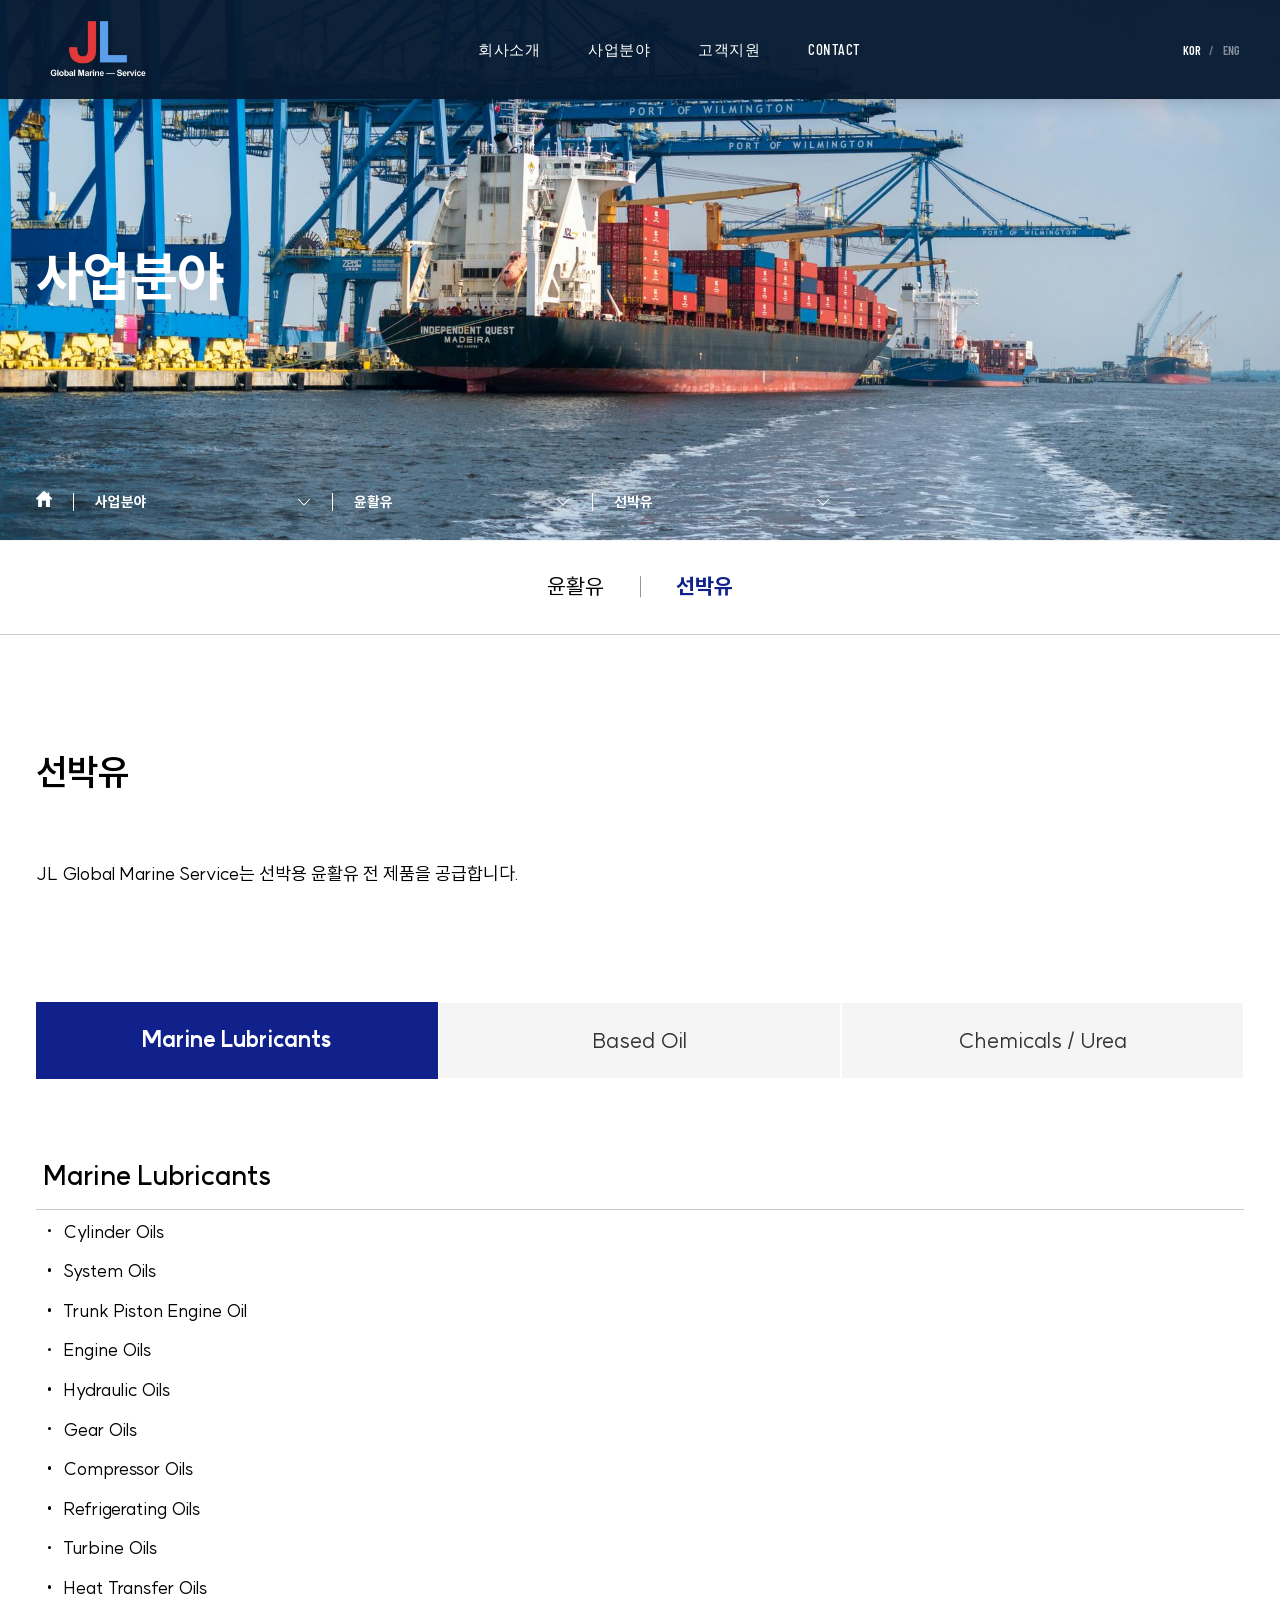
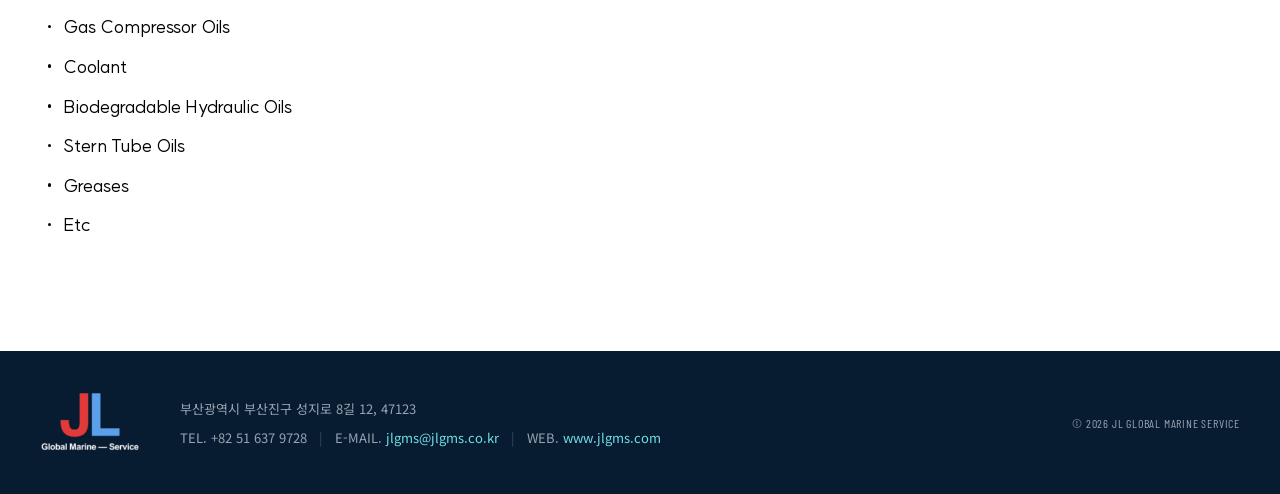
<file: jlgms/lubricant/shipoil.html>
<!DOCTYPE html>
<html lang="ko">


<!-- Mirrored from http://www.jlgms.co.kr/jlgms/lubricant/shipoil by HTTrack Website Copier/3.x [XR&CO], Thu, 24 Sep 2026 13:59:12 GMT -->
<!-- Added by HTTrack --><meta http-equiv="content-type" content="text/html;charset=UTF-8" /><!-- /Added by HTTrack -->
<head>
  <meta charset="UTF-8">
    <meta name="viewport" content="width=device-width, initial-scale=1.0">
    <meta http-equiv="X-UA-Compatible" content="IE=edge">

    <!--파비콘-->
    <link rel="apple-touch-icon" sizes="76x76" href="../../static/img/favicon/apple-touch-icon.png">
    <link rel="icon" type="image/png" sizes="32x32" href="../../static/img/favicon/favicon-32x32.png">
    <link rel="icon" type="image/png" sizes="16x16" href="../../static/img/favicon/favicon-16x16.png">
    <meta name="msapplication-TileColor" content="#da532c">
    <meta name="theme-color" content="#ffffff">

    <!--메타-->
    <meta name="description" content="엔진부품, 선박 기자재, 선용, 윤활유, 선박유, 산업유, 고객이 선호하는 동 업종 최고의 기업, 고객만족경영">
    <meta name="keywords" content="엔진부품,윤활유,선박유,산업유">

    <meta property="og:type" content="website">
    <meta property="og:title" content="JL Global Marine Service">
    <meta property="og:image" content="../../static/img/common/thumb.jpg">
    <meta property="og:image:type" content="image/jpeg">
    <meta property="og:image:width" content="600">
    <meta property="og:image:height" content="315">
    <meta property="og:url" content="">

    <meta property="twitter:card" content="summary">
    <meta property="twitter:title" content="JL Global Marine Service">
    <meta property="twitter:description" content="엔진부품, 선박 기자재, 선용, 윤활유, 선박유, 산업유, 고객이 선호하는 동 업종 최고의 기업, 고객만족경영">
    <meta property="twitter:image" content="../../static/img/common/thumb.jpg">
    <meta property="twitter:image:type" content="image/jpeg">
    <meta property="twitter:image:width" content="600">
    <meta property="twitter:image:height" content="315">

    <!--css-->
    <link rel="stylesheet" type="text/css" href="../../static/fonts/fonts.css">
    <link rel="stylesheet" type="text/css" href="../../static/css/reset.css">
    <link rel="stylesheet" type="text/css" href="../../static/css/base.css">
    <link rel="stylesheet" type="text/css" href="../../static/css/layout.css">
    <link rel="stylesheet" type="text/css" href="../../static/css/style_v8.css">

    <!--libs-->
    <script src="../../static/js/jquery-3.6.0.js"></script>

    <!--슬라이드-->
    <link rel="stylesheet" type="text/css" href="../../static/js/libs/swiper/swiper-bundle.min.css">
    <script src="../../static/js/libs/swiper/swiper-bundle.min.js"></script>

    <!--aos-->
    <link rel="stylesheet" type="text/css" href="../../static/js/libs/aos/aos.css">
    <script src="../../static/js/libs/aos/aos.js"></script>

    <!--js-->
    <script src="../../static/js/common.js"></script>
    <script src="../../static/js/paging.js"></script>

    <title>JL Global Marine Service</title>
<link rel="preconnect" href="https://fonts.googleapis.com">
    <link rel="preconnect" href="https://fonts.gstatic.com" crossorigin>
    <link href="https://fonts.googleapis.com/css2?family=Barlow+Condensed:wght@500;600;700&family=Noto+Sans+KR:wght@400;500;600;700&display=swap" rel="stylesheet">
    <link rel="stylesheet" type="text/css" href="../../css/site-header.css?v=9">
</head>

<body onselectstart="return false" ondragstart="return false" oncontextmenu="return false">
<!-- header -->
<div class="jl-header-wrap" id="header">
    <a class="jl-skip" href="#Main" data-en="Skip to content">본문 바로가기</a>
    <div class="jl-header">
        <a class="jl-logo" href="../../index.html"><img src="../../assets/logo-light.png?v=2" alt="JL Global Marine Service"></a>
        <nav class="jl-nav" aria-label="주요 메뉴">
            <ul><li><a href="../../jlgms/company/ceo.html" data-en="COMPANY">회사소개</a><ul class="jl-lnb"><li><a href="../../jlgms/company/ceo.html" data-en="Overview">회사 개요</a></li><li><a href="../../jlgms/company/history.html" data-en="History">회사연혁</a></li></ul></li><li><a href="../../jlgms/business/business-field.html" data-en="Business Fields">사업분야</a><ul class="jl-lnb"><li><a href="../../jlgms/business/business-field.html" data-en="Business Fields">사업분야</a></li><li><a href="../../jlgms/business/engine/enginecomponents.html" data-en="Engine Parts">엔진부품</a></li><li><a href="../../jlgms/business/vessel.html" data-en="Marine Equipment">선박 기자재</a></li><li><a href="../../jlgms/ship-stores/ship-stores11.html" data-en="Ship Stores">선용품</a></li><li><a href="../../jlgms/lubricant/lubricatingoil.html" data-en="Lubricants">윤활유</a></li><li><a href="../../jlgms/business/technical-services.html" data-en="Technical Services">기술 용역</a></li></ul></li><li><a href="../../jlgms/customer/quote.html" data-en="SUPPORT">고객지원</a><ul class="jl-lnb"><li><a href="../../jlgms/customer/quote.html" data-en="Request a Quote">견적서 문의</a></li></ul></li><li><a href="../../jlgms/contact/direction.html" data-en="CONTACT">CONTACT</a><ul class="jl-lnb"><li><a href="../../jlgms/contact/direction.html" data-en="Directions">오시는 길</a></li></ul></li></ul>
        </nav>
        <div class="jl-language"><button type="button" class="is-active" data-language="KOR">KOR</button><span>/</span><button type="button" data-language="ENG">ENG</button></div>
    </div>
</div>

<!-- visual -->

    
       <!-- visual -->
    <div class="visual-wrap vis2">
        <div class="visual">
            <div class="inner">
                <h2 class="vis-tit" data-aos="fade-up" data-en="Business Fields">사업분야</h2>
            </div>
        </div>
    </div>
                    
                    
                    
                    
                    
                    
                    
                    
                    
                    
                    
                    
                    
                    
                    
                    
                    
                    
    
    


<!-- sub-nav -->
<nav class="sub-nav-wrap" id="subnav" data-aos="fade-up">
    <ul class="sub-nav inner">
        <li>
          <a class="icon" href="../../index.html"><img src="../../jlgms-assets/static/img/common/home.png" alt=""></a>
        </li>
        <li class="select-box low-select">
          <button class="select-btn" type="button">
            <span class="select"></span>
            <img src="../../jlgms-assets/static/img/common/sub.png" alt="">
          </button>
          
              
                  <ul class="option over-option">
                      
                          <li >
                              <a href="../company/ceo.html" data-en="Company">회사소개</a>
                          </li>
                      
                          <li class="selected">
                              <a href="../business/business-field.html" data-en="Business Fields">사업분야</a>
                          </li>
                      
                          <li >
                              <a href="../customer/quote.html" data-en="Support">고객지원</a>
                          </li>
                      
                          <li >
                              <a href="../contact/direction.html">CONTACT</a>
                          </li>
                      
                  </ul>
              
              
          
        </li>
        
            
              <li class="select-box low-select bg-blue">
                  <button class="select-btn" type="button">
                    <span class="select point"></span>
                    <img src="../../jlgms-assets/static/img/common/sub.png" alt="">
                  </button>
                  <ul class="option over-option">
                      
                           <li >
                               <a href="../business/business-field.html" data-en="Business Fields">사업분야</a>
                           </li>
                       
                           <li >
                               <a href="../business/engine/enginecomponents.html" data-en="Engine Parts">엔진부품</a>
                           </li>
                       
                           <li >
                               <a href="../business/vessel.html" data-en="Marine Equipment">선박 기자재</a>
                           </li>
                       
                           <li >
                               <a href="../ship-stores/ship-stores11.html" data-en="Ship Stores">선용</a>
                           </li>
                       
                           <li class="selected">
                               <a href="lubricatingoil.html" data-en="Lubricants">윤활유</a>
                           </li>
                       
                           <li >
                               <a href="../business/technical-services.html" data-en="Technical Services">기술용역</a>
                           </li>
                       
                  </ul>
                </li>
                <li class="select-box low-select bg-blue">
                   <button class="select-btn" type="button">
                       <span class="select point"></span>
                       <img src="../../jlgms-assets/static/img/common/sub.png" alt="">
                   </button>
                   <ul class="option over-option">
                       
                          
                            <li >
                                <a href="lubricatingoil.html" data-en="Lubricants">윤활유</a>
                            </li>
                          
                       
                          
                            <li class="selected">
                                <a href="shipoil.html" data-en="Marine Fuel Oil">선박유</a>
                            </li>
                          
                       
                          
                   </ul>
                </li>
            
            
        
    </ul>
</nav>


    <div class="tab-outer">
        <div class="tab-inner">
            <ul class="tab-menu">
                
                    
                        <li >
                            <a href="lubricatingoil.html" data-en="Lubricants">윤활유</a>
                        </li>
                    
                
                    
                        <li class="active">
                            <a href="shipoil.html" data-en="Marine Fuel Oil">선박유</a>
                        </li>
                    
                
                    
            </ul>
        </div>
    </div>


<script>
    const isTouchDevice = (navigator.maxTouchPoints || 'ontouchstart' in document.documentElement);
    
    let tablet = 1023;
    let laptop = 1280;
    let pc = 1600;
    
    
    //스킵메뉴
    $('.skip').on({
      focus: function () {
        $(this).parent().addClass('active');
      },
      click: function () {
        $('.skip-nav').removeClass('active');
      }
    });
    
    $('.skip:last-child').focusout(function () {
      $('.skip-nav').removeClass('active');
    });
    
    $('[href="#Gnb"]').on('keydown click', function (e) {
      if (e.keyCode == "13") {
        $('.skip-nav').removeClass('active');
        if ($(window).width() <= laptop) {
          $('.mobile-btn').trigger('click');
          $('.nav a:first').trigger('click').focus();
        } else {
          $('#Gnb a:first').parent().addClass('active').siblings().removeClass('active');
          $('.header-wrap').addClass('active');
          $('.lnb').stop().slideDown();
        }
      }
    });
    
    $('.gnb a:last').focusout(function () {
      if ($(window).width() <= laptop) {
        $('.moni-btn').trigger('click');
      }
    });
    
    //메뉴
    $('.dep-01').on({
      mouseenter: function (e) {
        if (!isTouchDevice) {
          if ($(window).width() > laptop) {
            pcGnb($(this));
          }
        }
      },
      focusin: function (e) {
        if (!isTouchDevice) {
          if ($(window).width() <= laptop && $(window).width() > tablet) {
            pcGnb($(this));
          }
        }
        else if (isTouchDevice) {
          e.preventDefault();
          if ($(window).width() <= laptop && $(window).width() > tablet) {
            pcGnb($(this));
          }
          else if ($(window).width() < tablet) {
            e.preventDefault();
            $(this).parent().addClass('active').siblings().removeClass('active');
            $(this).next('.lnb').stop().slideDown().closest('li').siblings().find('.lnb').slideUp();
          }
        }
      },
      click: function (e) {
        if (isTouchDevice) {
          e.preventDefault();
          if ($(window).width() >= laptop && $(window).width() > tablet) {
            $(this).parent().addClass('active').siblings().removeClass('active');
            $('.header-wrap').addClass('active');
            $('.lnb').stop().slideDown(0);
          }
          else if ($(window).width() < tablet) {
            $(this).parent().addClass('active').siblings().removeClass('active');
            $(this).next('.lnb').stop().slideDown().closest('li').siblings().find('.lnb').slideUp();
          }
        } else {
          if ($(window).width() <= laptop && $(window).width() > tablet) {
            e.preventDefault();
            $(this).parent().addClass('active').siblings().removeClass('active');
            $('.header-wrap').addClass('active');
            $('.lnb').stop().slideDown(0);
          } else if ($(window).width() < tablet) {
            e.preventDefault();
            $(this).parent().addClass('active').siblings().removeClass('active');
            $(this).next('.lnb').stop().slideDown().closest('li').siblings().find('.lnb').slideUp();
          }
        }
      }
    });
    
    $('.lnb').mouseenter(function () {
      $(this).closest('li').addClass('active').siblings().removeClass('active');
    })
    
    $('.lnb li').click(function () {
      if ($(window).width() < tablet) {
        $(this).closest('.lnb').parent().removeClass('active');
      }
    });
    
    
    //열기
    function pcGnb(tg) {
      $(tg).parent().addClass('active').siblings().removeClass('active');
      $('.header-wrap').addClass('active');
      $('.lnb').stop().slideDown(300);
    }
    
    
    //닫기
    if (!isTouchDevice) {
      $('.nav').mouseleave(function (e) {
        if ($(window).width() > laptop) {
          gnb_close();
        }
      });
    }
    
    $(document).click(function (e) {
      if ($(window).width() > laptop) {
        if (isTouchDevice) {
          let tg = e.target;
          if ($(tg).parents('.header-wrap').length == 0) {
            gnb_close();
          }
        }
      }
    });
    
    $(window).scroll(function () {
        if ($(window).scrollTop() > $('.visual-wrap').height()) {
          $('.header-wrap').addClass('scroll');
        } else {
          $('.header-wrap').removeClass('scroll');
        }
        if (isTouchDevice) {
          if ($(window).width() > tablet) {
            gnb_close();
          }
        }
      });
    
    $(window).scroll(function () {
      if (isTouchDevice && $(window).width() > laptop) {
        gnb_close();
      }
    });
    
    function gnb_close() {
      if ($('.header-wrap').hasClass('active')) {
        $('.header-wrap').removeClass('active');
        $('.gnb>li').removeClass('active');
        $('.lnb').stop().slideUp(300);
      }
    }
    
    //리사이즈
    $(window).resize(function () {
      if ($(window).width() > laptop) {
        $('.header-wrap').removeClass('active');
        $('.lnb').stop().slideUp(0);
        $('.nav').removeClass('active');
        $('.mobile-btn').removeClass('active');
    
      } else if ($(window).width() <= laptop && $(window).width() > tablet) {
        $('.nav').removeClass('active');
        $('.lnb').show();
      } else if ($(window).width() < tablet) {
        $('.header-wrap').removeClass('active')
        $('.lnb').stop().slideUp(0);
        $('.gnb>li').removeClass('active');
        $('.mobile-btn').removeClass('active');
      }
    });
    
    // 모바일
    $('.mobile-btn').on({
      click: function () {
        $(this).toggleClass('active');
        $('.header-wrap').toggleClass('active');
        if ($(window).width() <= laptop && $(window).width() > tablet) {
          $('.lnb').stop().slideDown(0);
        }
        else if ($(window).width() <= tablet) {
          $('.lnb').stop().slideUp(0).closest('li').removeClass('active');
        }
      },
      keydown: function (e) {
        if (e.keyCode == "13") {
          $(this).toggleClass('active');
          $('.header-wrap').toggleClass('active');
          $('.nav a:first').focus();
          if ($(window).width() <= laptop && $(window).width() > tablet) {
            $('.lnb').stop().slideDown(0);
          }
          else if ($(window).width() <= tablet) {
            $('.lnb').stop().slideUp(0).closest('li').removeClass('active');
          }
        }
        else if (e.keyCode == "9") {
          $('.header-wrap').removeClass('active');
          $('.mobile-btn').removeClass('active');
          $('.lnb').stop().slideUp(0).closest('li').removeClass('active');
        }
      }
    });
    
    function changeLanguage(lang) {
        localStorage.setItem('jl-language', lang)
            location.reload();
    }

    //언어
//     $('.lang-wrap').each(function (index, item) {
//       let txt = $(item).find('.selected').text();
//       $(item).find('.lang').text(txt);
//     });

//     $('.lang-btn').on({
//       click: function (e) {
//         $(this).next('.lang-option').stop().slideToggle();
//       },
//       keydown: function (e) {
//         if (e.keyCode == "13") {
//           $(this).next('.option').stop().slideDown();
//           $('.lang-option a:first').focus();
//         }
//       },
//       focusin: function () {
//         $('.header-wrap').removeClass('active').find('.lnb').hide();
//       }
//     });

</script>

<!-- content-wrap -->
<main class="content lubricant" id="Main">
        <section class="section">
            <div class="inner">
                <div class="tab-box">
                    <div class="tit-cont" id="txt-1">
                        <div class="tit-wrap">
                            <h2 class="sec-tit" data-aos="fade-up" data-en="Marine Fuel Oil">
                                선박유
                            </h2>
                        </div>
                        <p class="desc" data-aos="fade-up" data-en="JL Global Marine Service supplies a full range of marine lubricants.">
                            JL Global Marine Service는 선박용 윤활유 전 제품을 공급합니다.
                        </p>
                    </div>
                    <div class="tit-cont d-none" id="txt-2">
                        <h2 class="sec-tit" data-aos="fade-up" data-en="Lubricants">
                            윤활유
                        </h2>
                        <p class="desc" data-aos="fade-up" data-en="JL Global Marine Service supplies a full range of marine lubricants.">
                            JL Global Marine Service는 선박용 윤활유 전 제품을 공급합니다.
                        </p>
                    </div>
                    <div class="tit-cont d-none" id="txt-3">
                        <h2 class="sec-tit" data-aos="fade-up" data-en="Lubricants">
                            윤활유
                        </h2>
                        <p class="desc" data-aos="fade-up" data-en="JL Global Marine Service supplies a full range of marine lubricants.">
                            JL Global Marine Service는 선박용 윤활유 전 제품을 공급합니다.
                        </p>
                    </div>
                </div>

                <div class="tab-wrap">
                    <ul class="tab" data-aos="fade-up">
                        <li class="on"><a href="#n" data-img="#img-1" data-txt="#txt-1">Marine Lubricants</a></li>
                        <li><a href="#n" data-img="#img-2" data-txt="#txt-2">Based Oil</a></li>
                        <li><a href="#n" data-img="#img-3" data-txt="#txt-3">Chemicals / Urea</a></li>
                    </ul>
                </div>

                <div class="tab-box">
                    <article class="article" id="img-1">
                        <p class="list-txt" data-aos="fade-up">Marine Lubricants</p>
                        <ul class="list" data-aos="fade-up">
                            <li>cylinder oils</li>
                            <li>system oils</li>
                            <li>trunk piston engine oil</li>
                            <li>engine oils</li>
                            <li>hydraulic oils</li>
                            <li>gear oils</li>
                            <li>compressor oils</li>
                            <li>refrigerating oils</li>
                            <li>turbine oils</li>
                            <li>heat transfer oils</li>
                            <li>gas compressor oils</li>
                            <li>coolant</li>
                            <li>biodegradable hydraulic oils</li>
                            <li>stern tube oils</li>
                            <li>greases</li>
                            <li>etc</li>
                        </ul>
                    </article>
                    <article class="article d-none" id="img-2">
                        <p class="list-txt" data-aos="fade-up">Based Oil</p>
                        <ul class="list" data-aos="fade-up">
                            <li>hydraulic systems</li>
                            <li>flushing oil</li>
                            <li>gearbox</li>
                            <li>bearing</li>
                            <li>vacuum pump</li>
                            <li>air compressor</li>
                            <li>process oil</li>
                            <li>replacement of heat medium oil with no emphasis on corrosion protection</li>
                        </ul>
                    </article>
                    <article class="article d-none" id="img-3">
                        <!-- <div class="img-wrap" data-aos="fade-up">
                            <img src="../../jlgms-assets/static/img/sub/sub2/ship4.jpg" alt="img">
                        </div> -->
                        <p class="list-txt" data-aos="fade-up">Chemicals / Urea</p>
                        <ul class="list" data-aos="fade-up">
                            <li>urea</li>
                            <li>oxalic acid</li>
                            <li>sodium thiosulfate</li>
                            <li>drywalnut shell</li>
                            <li>d.i water</li>
                            <li>dolomite</li>
                            <li>hydraulic oils</li>
                            <li>machine oils</li>
                            <li>engine oils</li>
                            <li>greases</li>
                            <li>cleaners</li>
                        </ul>
                    </article>
                </div>
            </div>
        </section>
    </main>
                    
                    
<!--//content-wrap END-->



<footer class="jl-footer">
    <div class="jl-footer-inner">
        <img src="../../assets/logo-light.png?v=2" alt="JL Global Marine Service">
        <div><address data-en="12, Seongji-ro 8-gil, Busanjin-gu, Busan, Korea 47123">부산광역시 부산진구 성지로 8길 12, 47123</address><p><span class="footer-item">TEL. +82 51 637 9728</span><span class="footer-sep">|</span><span class="footer-item">E-MAIL. <a href="mailto:jlgms@jlgms.co.kr">jlgms@jlgms.co.kr</a></span><span class="footer-sep">|</span><span class="footer-item">WEB. <a href="https://jlgms.com/">www.jlgms.com</a></span></p></div>
        <span class="jl-copyright">© 2026 JL GLOBAL MARINE SERVICE</span>
    </div>
</footer>

<script src="../../js/site-i18n.js?v=4"></script>
<script src="../../js/mobile-nav.js?v=1"></script>
</body>

<!-- Mirrored from http://www.jlgms.co.kr/jlgms/lubricant/shipoil by HTTrack Website Copier/3.x [XR&CO], Thu, 24 Sep 2026 13:59:12 GMT -->
</html>
</file>
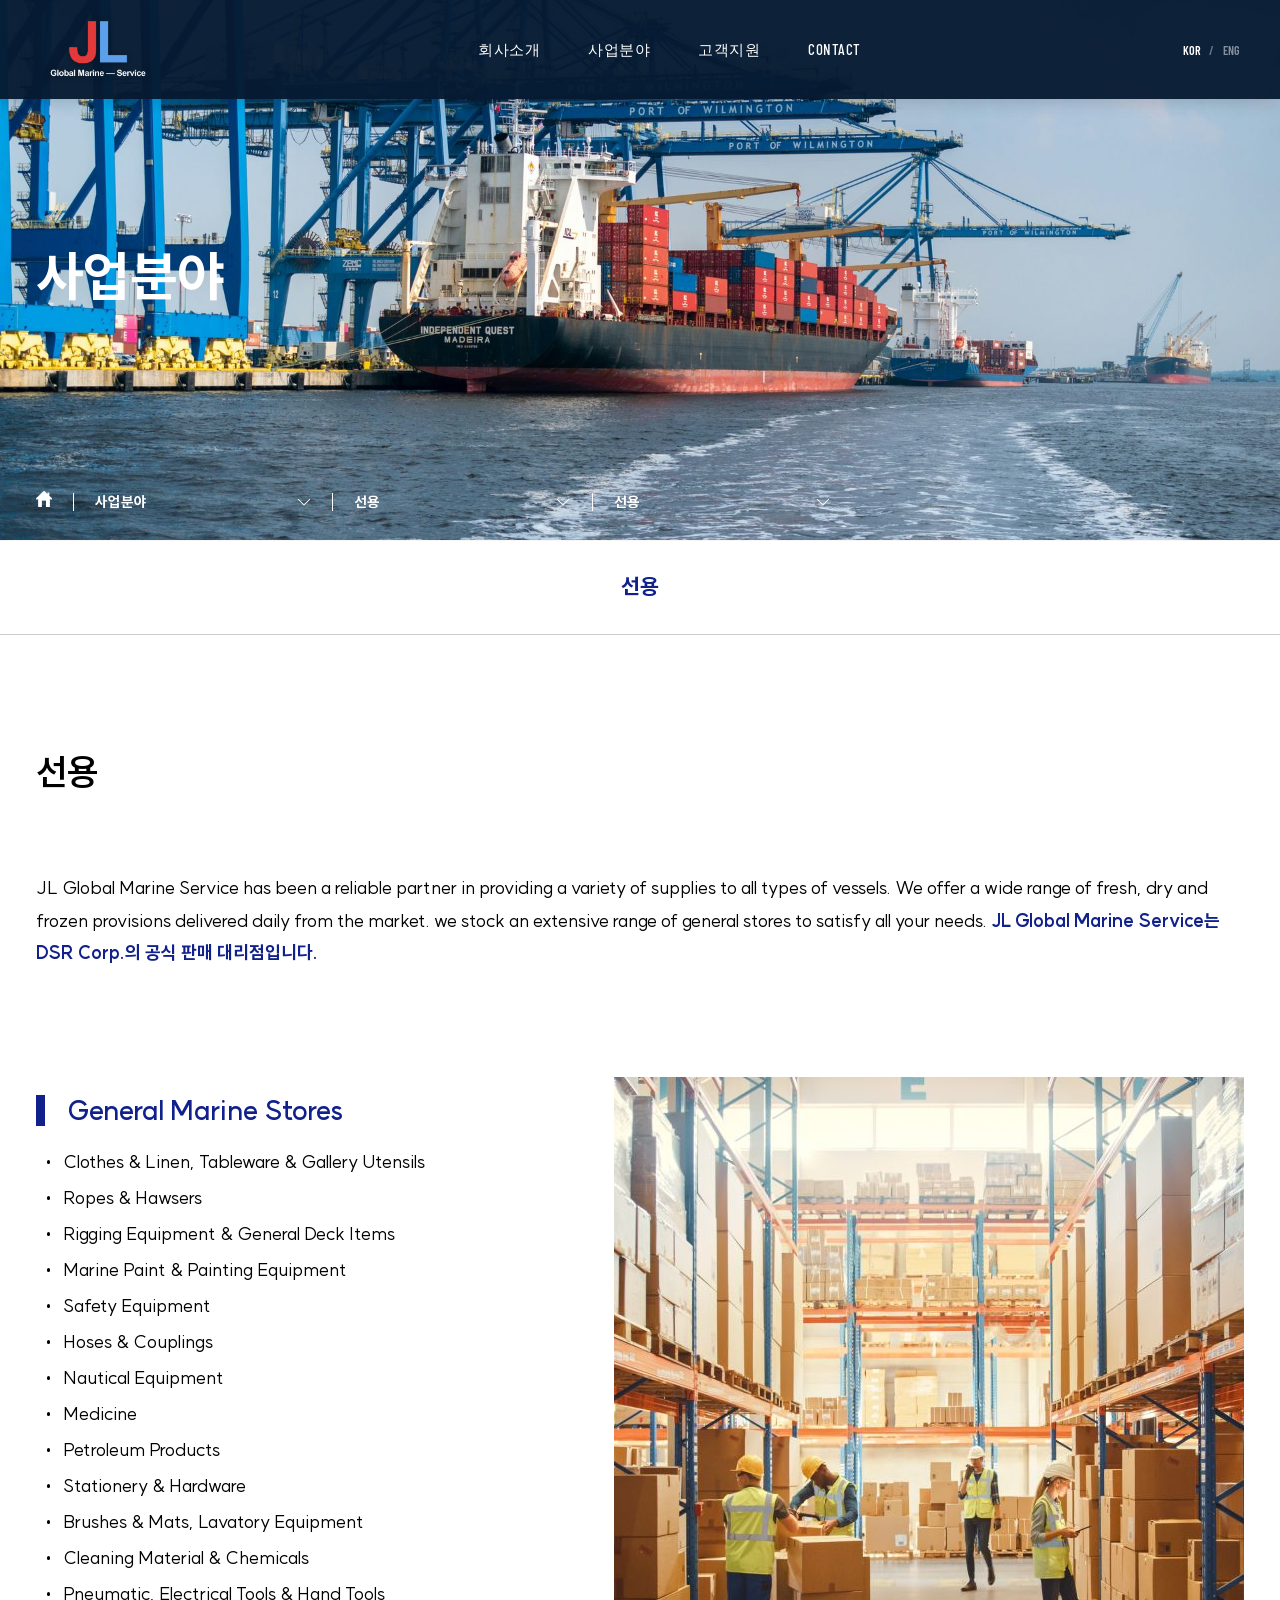
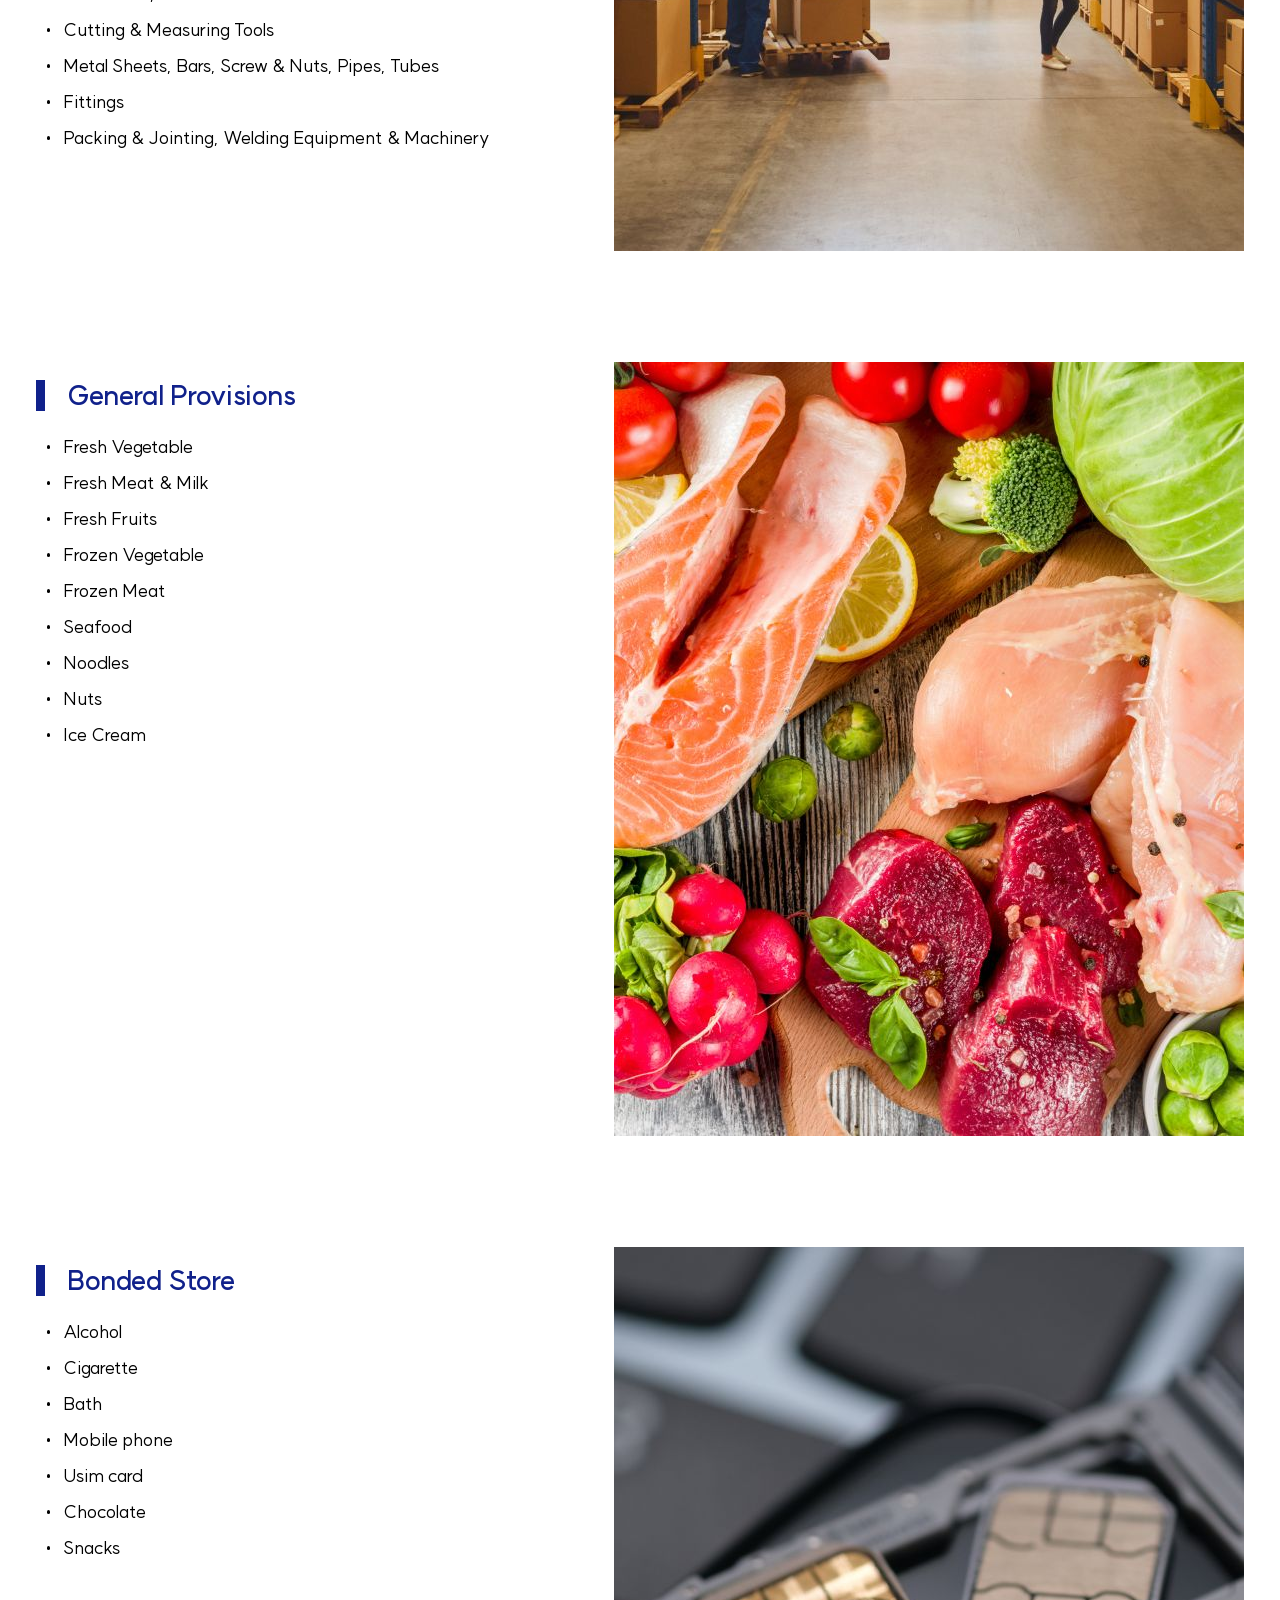
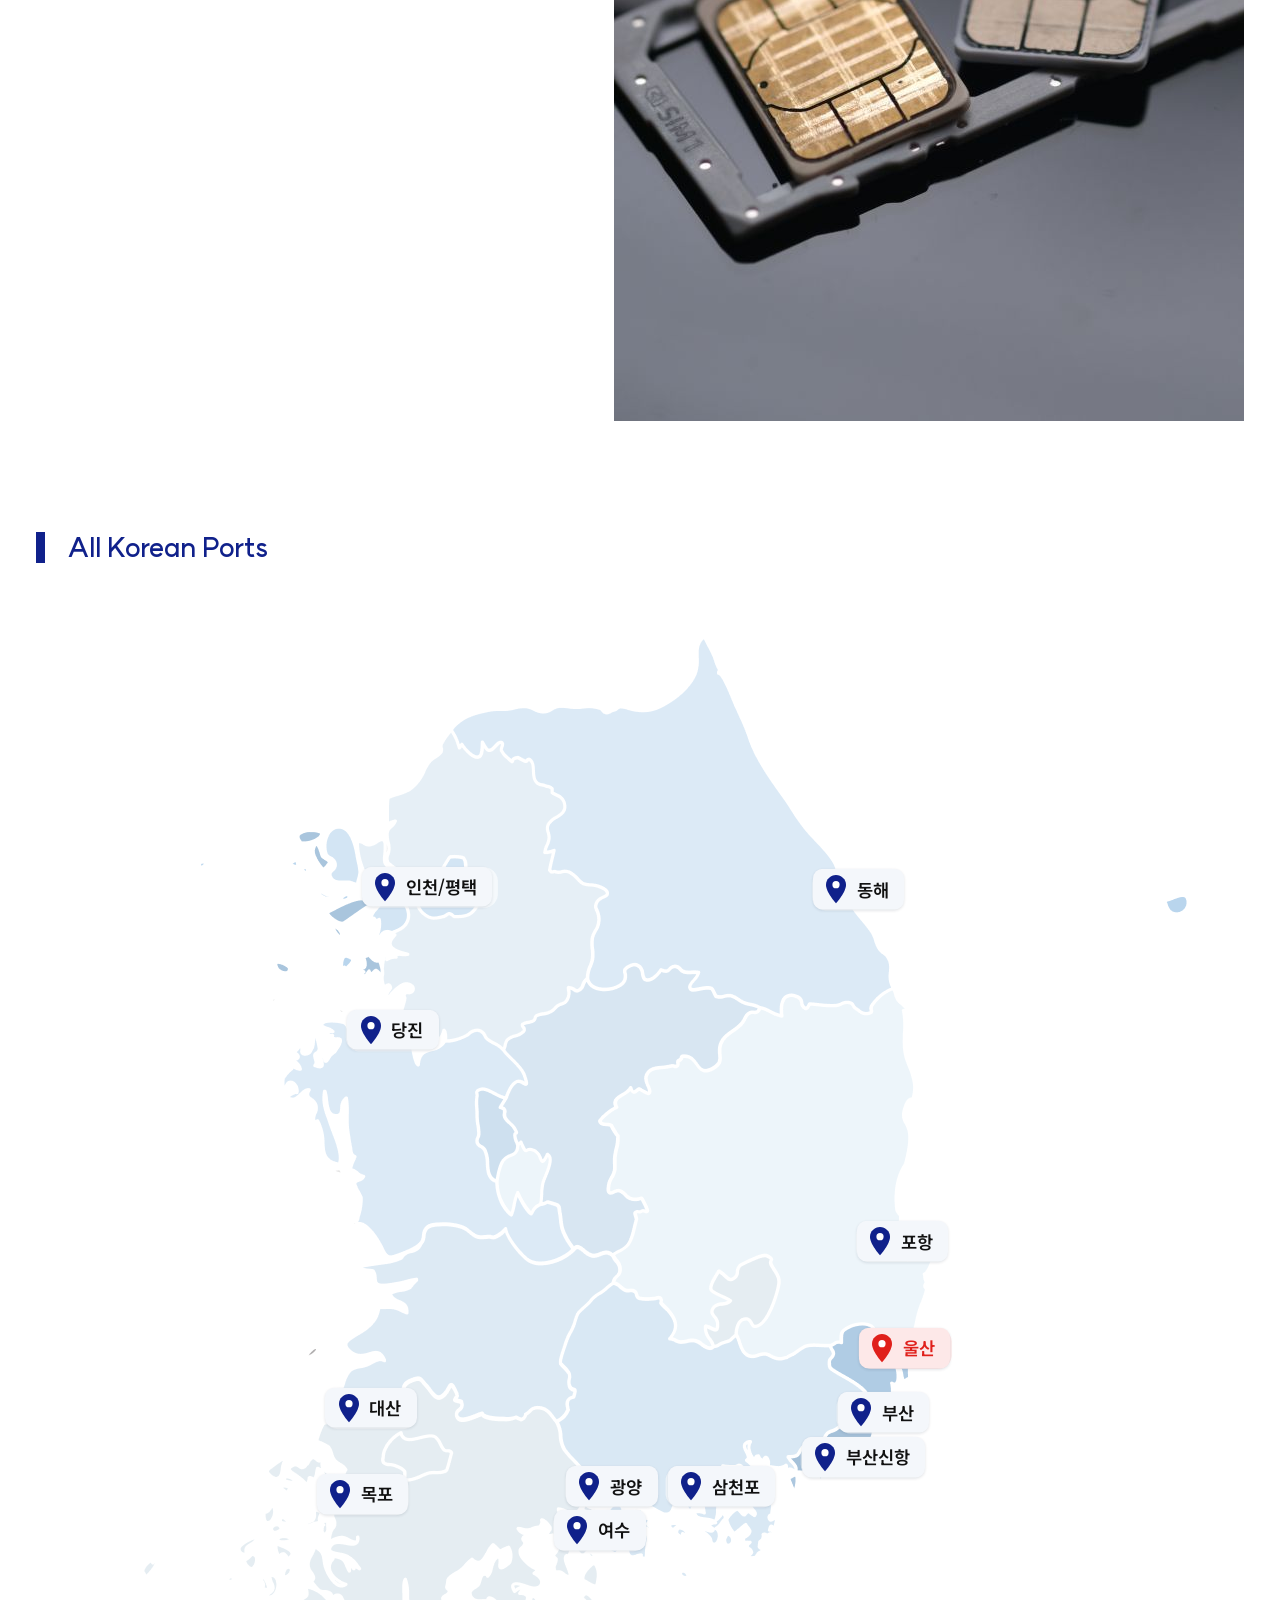
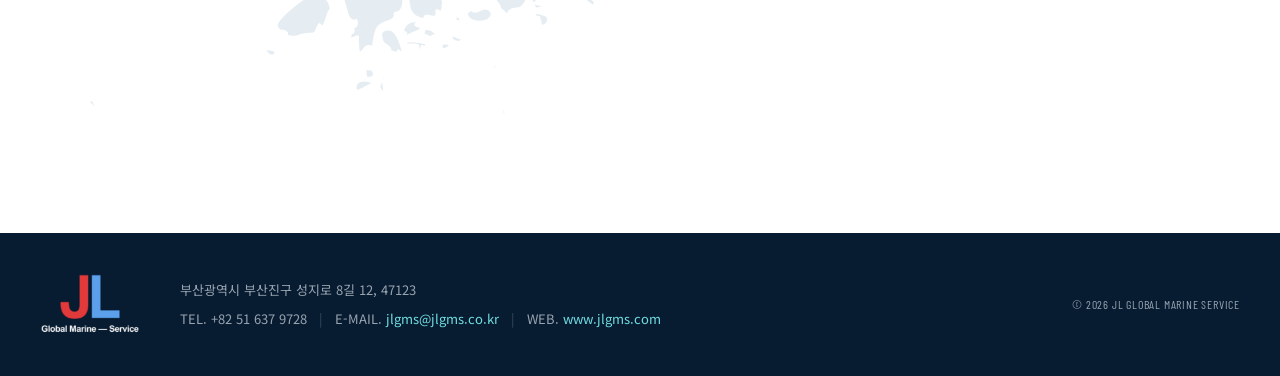
<file: jlgms/ship-stores/ship-stores11.html>
<!DOCTYPE html>
<html lang="ko">


<!-- Mirrored from http://www.jlgms.co.kr/jlgms/ship-stores/ship-stores11 by HTTrack Website Copier/3.x [XR&CO], Thu, 24 Sep 2026 13:59:10 GMT -->
<!-- Added by HTTrack --><meta http-equiv="content-type" content="text/html;charset=UTF-8" /><!-- /Added by HTTrack -->
<head>
  <meta charset="UTF-8">
    <meta name="viewport" content="width=device-width, initial-scale=1.0">
    <meta http-equiv="X-UA-Compatible" content="IE=edge">

    <!--파비콘-->
    <link rel="apple-touch-icon" sizes="76x76" href="../../static/img/favicon/apple-touch-icon.png">
    <link rel="icon" type="image/png" sizes="32x32" href="../../static/img/favicon/favicon-32x32.png">
    <link rel="icon" type="image/png" sizes="16x16" href="../../static/img/favicon/favicon-16x16.png">
    <meta name="msapplication-TileColor" content="#da532c">
    <meta name="theme-color" content="#ffffff">

    <!--메타-->
    <meta name="description" content="엔진부품, 선박 기자재, 선용, 윤활유, 선박유, 산업유, 고객이 선호하는 동 업종 최고의 기업, 고객만족경영">
    <meta name="keywords" content="엔진부품,윤활유,선박유,산업유">

    <meta property="og:type" content="website">
    <meta property="og:title" content="JL Global Marine Service">
    <meta property="og:image" content="../../static/img/common/thumb.jpg">
    <meta property="og:image:type" content="image/jpeg">
    <meta property="og:image:width" content="600">
    <meta property="og:image:height" content="315">
    <meta property="og:url" content="">

    <meta property="twitter:card" content="summary">
    <meta property="twitter:title" content="JL Global Marine Service">
    <meta property="twitter:description" content="엔진부품, 선박 기자재, 선용, 윤활유, 선박유, 산업유, 고객이 선호하는 동 업종 최고의 기업, 고객만족경영">
    <meta property="twitter:image" content="../../static/img/common/thumb.jpg">
    <meta property="twitter:image:type" content="image/jpeg">
    <meta property="twitter:image:width" content="600">
    <meta property="twitter:image:height" content="315">

    <!--css-->
    <link rel="stylesheet" type="text/css" href="../../static/fonts/fonts.css">
    <link rel="stylesheet" type="text/css" href="../../static/css/reset.css">
    <link rel="stylesheet" type="text/css" href="../../static/css/base.css">
    <link rel="stylesheet" type="text/css" href="../../static/css/layout.css">
    <link rel="stylesheet" type="text/css" href="../../static/css/style_v8.css">

    <!--libs-->
    <script src="../../static/js/jquery-3.6.0.js"></script>

    <!--슬라이드-->
    <link rel="stylesheet" type="text/css" href="../../static/js/libs/swiper/swiper-bundle.min.css">
    <script src="../../static/js/libs/swiper/swiper-bundle.min.js"></script>

    <!--aos-->
    <link rel="stylesheet" type="text/css" href="../../static/js/libs/aos/aos.css">
    <script src="../../static/js/libs/aos/aos.js"></script>

    <!--js-->
    <script src="../../static/js/common.js"></script>
    <script src="../../static/js/paging.js"></script>

    <title>JL Global Marine Service</title>
<link rel="preconnect" href="https://fonts.googleapis.com">
    <link rel="preconnect" href="https://fonts.gstatic.com" crossorigin>
    <link href="https://fonts.googleapis.com/css2?family=Barlow+Condensed:wght@500;600;700&family=Noto+Sans+KR:wght@400;500;600;700&display=swap" rel="stylesheet">
    <link rel="stylesheet" type="text/css" href="../../css/site-header.css?v=9">
    <link rel="stylesheet" type="text/css" href="../../css/ports-map.css">
</head>

<body onselectstart="return false" ondragstart="return false" oncontextmenu="return false">
<!-- header -->
<div class="jl-header-wrap" id="header">
    <a class="jl-skip" href="#Main" data-en="Skip to content">본문 바로가기</a>
    <div class="jl-header">
        <a class="jl-logo" href="../../index.html"><img src="../../assets/logo-light.png?v=2" alt="JL Global Marine Service"></a>
        <nav class="jl-nav" aria-label="주요 메뉴">
            <ul><li><a href="../../jlgms/company/ceo.html" data-en="COMPANY">회사소개</a><ul class="jl-lnb"><li><a href="../../jlgms/company/ceo.html" data-en="Overview">회사 개요</a></li><li><a href="../../jlgms/company/history.html" data-en="History">회사연혁</a></li></ul></li><li><a href="../../jlgms/business/business-field.html" data-en="Business Fields">사업분야</a><ul class="jl-lnb"><li><a href="../../jlgms/business/business-field.html" data-en="Business Fields">사업분야</a></li><li><a href="../../jlgms/business/engine/enginecomponents.html" data-en="Engine Parts">엔진부품</a></li><li><a href="../../jlgms/business/vessel.html" data-en="Marine Equipment">선박 기자재</a></li><li><a href="../../jlgms/ship-stores/ship-stores11.html" data-en="Ship Stores">선용품</a></li><li><a href="../../jlgms/lubricant/lubricatingoil.html" data-en="Lubricants">윤활유</a></li><li><a href="../../jlgms/business/technical-services.html" data-en="Technical Services">기술 용역</a></li></ul></li><li><a href="../../jlgms/customer/quote.html" data-en="SUPPORT">고객지원</a><ul class="jl-lnb"><li><a href="../../jlgms/customer/quote.html" data-en="Request a Quote">견적서 문의</a></li></ul></li><li><a href="../../jlgms/contact/direction.html" data-en="CONTACT">CONTACT</a><ul class="jl-lnb"><li><a href="../../jlgms/contact/direction.html" data-en="Directions">오시는 길</a></li></ul></li></ul>
        </nav>
        <div class="jl-language"><button type="button" class="is-active" data-language="KOR">KOR</button><span>/</span><button type="button" data-language="ENG">ENG</button></div>
    </div>
</div>

<!-- visual -->

    
       <!-- visual -->
    <div class="visual-wrap vis2">
        <div class="visual">
            <div class="inner">
                <h2 class="vis-tit" data-aos="fade-up" data-en="Business Fields">사업분야</h2>
            </div>
        </div>
    </div>
                    
                    
                    
                    
                    
                    
                    
                    
                    
                    
                    
                    
    
    


<!-- sub-nav -->
<nav class="sub-nav-wrap" id="subnav" data-aos="fade-up">
    <ul class="sub-nav inner">
        <li>
          <a class="icon" href="../../index.html"><img src="../../jlgms-assets/static/img/common/home.png" alt=""></a>
        </li>
        <li class="select-box low-select">
          <button class="select-btn" type="button">
            <span class="select"></span>
            <img src="../../jlgms-assets/static/img/common/sub.png" alt="">
          </button>
          
              
                  <ul class="option over-option">
                      
                          <li >
                              <a href="../company/ceo.html" data-en="Company">회사소개</a>
                          </li>
                      
                          <li class="selected">
                              <a href="../business/business-field.html" data-en="Business Fields">사업분야</a>
                          </li>
                      
                          <li >
                              <a href="../customer/quote.html" data-en="Support">고객지원</a>
                          </li>
                      
                          <li >
                              <a href="../contact/direction.html">CONTACT</a>
                          </li>
                      
                  </ul>
              
              
          
        </li>
        
            
              <li class="select-box low-select bg-blue">
                  <button class="select-btn" type="button">
                    <span class="select point"></span>
                    <img src="../../jlgms-assets/static/img/common/sub.png" alt="">
                  </button>
                  <ul class="option over-option">
                      
                           <li >
                               <a href="../business/business-field.html" data-en="Business Fields">사업분야</a>
                           </li>
                       
                           <li >
                               <a href="../business/engine/enginecomponents.html" data-en="Engine Parts">엔진부품</a>
                           </li>
                       
                           <li >
                               <a href="../business/vessel.html" data-en="Marine Equipment">선박 기자재</a>
                           </li>
                       
                           <li class="selected">
                               <a href="ship-stores11.html" data-en="Ship Stores">선용</a>
                           </li>
                       
                           <li >
                               <a href="../lubricant/lubricatingoil.html" data-en="Lubricants">윤활유</a>
                           </li>
                       
                           <li >
                               <a href="../business/technical-services.html" data-en="Technical Services">기술용역</a>
                           </li>
                       
                  </ul>
                </li>
                <li class="select-box low-select bg-blue">
                   <button class="select-btn" type="button">
                       <span class="select point"></span>
                       <img src="../../jlgms-assets/static/img/common/sub.png" alt="">
                   </button>
                   <ul class="option over-option">
                       
                          
                            <li class="selected">
                                <a href="ship-stores11.html" data-en="Ship Stores">선용</a>
                            </li>
                          
                       
                          
                   </ul>
                </li>
            
            
        
    </ul>
</nav>


    <div class="tab-outer">
        <div class="tab-inner">
            <ul class="tab-menu">
                
                    
                        <li class="active">
                            <a href="ship-stores11.html" data-en="Ship Stores">선용</a>
                        </li>
                    
                
                    
            </ul>
        </div>
    </div>


<script>
    const isTouchDevice = (navigator.maxTouchPoints || 'ontouchstart' in document.documentElement);
    
    let tablet = 1023;
    let laptop = 1280;
    let pc = 1600;
    
    
    //스킵메뉴
    $('.skip').on({
      focus: function () {
        $(this).parent().addClass('active');
      },
      click: function () {
        $('.skip-nav').removeClass('active');
      }
    });
    
    $('.skip:last-child').focusout(function () {
      $('.skip-nav').removeClass('active');
    });
    
    $('[href="#Gnb"]').on('keydown click', function (e) {
      if (e.keyCode == "13") {
        $('.skip-nav').removeClass('active');
        if ($(window).width() <= laptop) {
          $('.mobile-btn').trigger('click');
          $('.nav a:first').trigger('click').focus();
        } else {
          $('#Gnb a:first').parent().addClass('active').siblings().removeClass('active');
          $('.header-wrap').addClass('active');
          $('.lnb').stop().slideDown();
        }
      }
    });
    
    $('.gnb a:last').focusout(function () {
      if ($(window).width() <= laptop) {
        $('.moni-btn').trigger('click');
      }
    });
    
    //메뉴
    $('.dep-01').on({
      mouseenter: function (e) {
        if (!isTouchDevice) {
          if ($(window).width() > laptop) {
            pcGnb($(this));
          }
        }
      },
      focusin: function (e) {
        if (!isTouchDevice) {
          if ($(window).width() <= laptop && $(window).width() > tablet) {
            pcGnb($(this));
          }
        }
        else if (isTouchDevice) {
          e.preventDefault();
          if ($(window).width() <= laptop && $(window).width() > tablet) {
            pcGnb($(this));
          }
          else if ($(window).width() < tablet) {
            e.preventDefault();
            $(this).parent().addClass('active').siblings().removeClass('active');
            $(this).next('.lnb').stop().slideDown().closest('li').siblings().find('.lnb').slideUp();
          }
        }
      },
      click: function (e) {
        if (isTouchDevice) {
          e.preventDefault();
          if ($(window).width() >= laptop && $(window).width() > tablet) {
            $(this).parent().addClass('active').siblings().removeClass('active');
            $('.header-wrap').addClass('active');
            $('.lnb').stop().slideDown(0);
          }
          else if ($(window).width() < tablet) {
            $(this).parent().addClass('active').siblings().removeClass('active');
            $(this).next('.lnb').stop().slideDown().closest('li').siblings().find('.lnb').slideUp();
          }
        } else {
          if ($(window).width() <= laptop && $(window).width() > tablet) {
            e.preventDefault();
            $(this).parent().addClass('active').siblings().removeClass('active');
            $('.header-wrap').addClass('active');
            $('.lnb').stop().slideDown(0);
          } else if ($(window).width() < tablet) {
            e.preventDefault();
            $(this).parent().addClass('active').siblings().removeClass('active');
            $(this).next('.lnb').stop().slideDown().closest('li').siblings().find('.lnb').slideUp();
          }
        }
      }
    });
    
    $('.lnb').mouseenter(function () {
      $(this).closest('li').addClass('active').siblings().removeClass('active');
    })
    
    $('.lnb li').click(function () {
      if ($(window).width() < tablet) {
        $(this).closest('.lnb').parent().removeClass('active');
      }
    });
    
    
    //열기
    function pcGnb(tg) {
      $(tg).parent().addClass('active').siblings().removeClass('active');
      $('.header-wrap').addClass('active');
      $('.lnb').stop().slideDown(300);
    }
    
    
    //닫기
    if (!isTouchDevice) {
      $('.nav').mouseleave(function (e) {
        if ($(window).width() > laptop) {
          gnb_close();
        }
      });
    }
    
    $(document).click(function (e) {
      if ($(window).width() > laptop) {
        if (isTouchDevice) {
          let tg = e.target;
          if ($(tg).parents('.header-wrap').length == 0) {
            gnb_close();
          }
        }
      }
    });
    
    $(window).scroll(function () {
        if ($(window).scrollTop() > $('.visual-wrap').height()) {
          $('.header-wrap').addClass('scroll');
        } else {
          $('.header-wrap').removeClass('scroll');
        }
        if (isTouchDevice) {
          if ($(window).width() > tablet) {
            gnb_close();
          }
        }
      });
    
    $(window).scroll(function () {
      if (isTouchDevice && $(window).width() > laptop) {
        gnb_close();
      }
    });
    
    function gnb_close() {
      if ($('.header-wrap').hasClass('active')) {
        $('.header-wrap').removeClass('active');
        $('.gnb>li').removeClass('active');
        $('.lnb').stop().slideUp(300);
      }
    }
    
    //리사이즈
    $(window).resize(function () {
      if ($(window).width() > laptop) {
        $('.header-wrap').removeClass('active');
        $('.lnb').stop().slideUp(0);
        $('.nav').removeClass('active');
        $('.mobile-btn').removeClass('active');
    
      } else if ($(window).width() <= laptop && $(window).width() > tablet) {
        $('.nav').removeClass('active');
        $('.lnb').show();
      } else if ($(window).width() < tablet) {
        $('.header-wrap').removeClass('active')
        $('.lnb').stop().slideUp(0);
        $('.gnb>li').removeClass('active');
        $('.mobile-btn').removeClass('active');
      }
    });
    
    // 모바일
    $('.mobile-btn').on({
      click: function () {
        $(this).toggleClass('active');
        $('.header-wrap').toggleClass('active');
        if ($(window).width() <= laptop && $(window).width() > tablet) {
          $('.lnb').stop().slideDown(0);
        }
        else if ($(window).width() <= tablet) {
          $('.lnb').stop().slideUp(0).closest('li').removeClass('active');
        }
      },
      keydown: function (e) {
        if (e.keyCode == "13") {
          $(this).toggleClass('active');
          $('.header-wrap').toggleClass('active');
          $('.nav a:first').focus();
          if ($(window).width() <= laptop && $(window).width() > tablet) {
            $('.lnb').stop().slideDown(0);
          }
          else if ($(window).width() <= tablet) {
            $('.lnb').stop().slideUp(0).closest('li').removeClass('active');
          }
        }
        else if (e.keyCode == "9") {
          $('.header-wrap').removeClass('active');
          $('.mobile-btn').removeClass('active');
          $('.lnb').stop().slideUp(0).closest('li').removeClass('active');
        }
      }
    });
    
    function changeLanguage(lang) {
        localStorage.setItem('jl-language', lang)
            location.reload();
    }

    //언어
//     $('.lang-wrap').each(function (index, item) {
//       let txt = $(item).find('.selected').text();
//       $(item).find('.lang').text(txt);
//     });

//     $('.lang-btn').on({
//       click: function (e) {
//         $(this).next('.lang-option').stop().slideToggle();
//       },
//       keydown: function (e) {
//         if (e.keyCode == "13") {
//           $(this).next('.option').stop().slideDown();
//           $('.lang-option a:first').focus();
//         }
//       },
//       focusin: function () {
//         $('.header-wrap').removeClass('active').find('.lnb').hide();
//       }
//     });

</script>

<!-- content-wrap -->
<!-- contents -->
    <main class="content ss" id="Main">
        <section class="section">
            <div class="inner">
                <h2 class="sec-tit" data-aos="fade-up" data-en="Ship Stores">
                    선용
                </h2>
                <div class="flex-wrap">
                    <p class="desc" data-aos="fade-up">
                        JL Global Marine Service has<br>
                         been a reliable partner in providing a variety of supplies to all types of vessels.<br>
                        We offer a wide range of fresh, dry and frozen provisions delivered daily from<br>
                        the market. we stock an extensive range of general stores to satisfy all your needs.<br>
                        <strong style="color:#10218B;" data-en="JL Global Marine Service is an authorized distributor of DSR Corp.">JL Global Marine Service는 DSR Corp.의 공식 판매 대리점입니다.</strong>
                    </p>
                </div>

                <div class="flex-wrap">
                    <div class="left" data-aos="fade-up">
                        <span class="point-tit" data-aos="fade-up">General Marine Stores</span>
                        <ul class="list">
                            <li>Clothes &amp; Linen, Tableware &amp; Gallery Utensils</li>
                            <li>Ropes &amp; Hawsers</li>
                            <li>Rigging Equipment &amp; General Deck Items</li>
                            <li>Marine Paint &amp; Painting Equipment</li>
                            <li>Safety Equipment</li>
                            <li>Hoses &amp; Couplings</li>
                            <li>Nautical Equipment</li>
                            <li>Medicine</li>
                            <li>Petroleum Products</li>
                            <li>Stationery &amp; Hardware</li>
                            <li>Brushes &amp; Mats, Lavatory Equipment</li>
                            <li>Cleaning Material &amp; Chemicals</li>
                            <li>Pneumatic, Electrical Tools &amp; Hand Tools</li>
                            <li>Cutting &amp; Measuring Tools</li>
                            <li>Metal Sheets, Bars, Screw &amp; Nuts, Pipes, Tubes</li>
                            <li>Fittings</li>
                            <li>Packing &amp; Jointing, Welding Equipment &amp; Machinery</li>
                        </ul>
                    </div>
                    <div class="right" data-aos="fade-up">
                        <img src="../../jlgms-assets/static/img/sub/sub2/right1.jpg" alt="img">
                    </div>
                </div>

                <div class="flex-wrap">
                    <div class="left" data-aos="fade-up">
                        <span class="point-tit" data-aos="fade-up">General Provisions</span>
                        <ul class="list">
                            <li>Fresh Vegetable</li>
                            <li>Fresh Meat &amp; Milk</li>
                            <li>Fresh Fruits</li>
                            <li>Frozen Vegetable</li>
                            <li>Frozen Meat</li>
                            <li>Seafood</li>
                            <li>Noodles</li>
                            <li>Nuts</li>
                            <li>Ice Cream</li>
                        </ul>
                    </div>
                    <div class="right" data-aos="fade-up">
                        <img src="../../jlgms-assets/static/img/sub/sub2/right2.jpg" alt="img">
                    </div>
                </div>

                <div class="flex-wrap">
                    <div class="left" data-aos="fade-up">
                        <span class="point-tit" data-aos="fade-up">Bonded Store</span>
                        <ul class="list">
                            <li>Alcohol</li>
                            <li>Cigarette</li>
                            <li>Bath</li>
                            <li>Mobile phone</li>
                            <li>Usim card</li>
                            <li>Chocolate</li>
                            <li>Snacks</li>
                        </ul>
                    </div>
                    <div class="right" data-aos="fade-up">
                        <img src="../../jlgms-assets/static/img/sub/sub2/right3.jpg" alt="img">
                    </div>
                </div>

                <article class="article">
                    <span class="point-tit" data-aos="fade-up">All Korean Ports</span>
                    <div class="full jl-ports-map" data-aos="fade-up">
                        <img src="../../assets/korea-ports-map.png" alt="">
                        <ul>
                            <li style="--x:24.7%;top:23.1%" data-en="Incheon/Pyeongtaek">인천/평택</li>
                            <li style="--x:65.7%;top:23.3%" data-en="Donghae">동해</li>
                            <li style="--x:23.4%;top:36.2%" data-en="Dangjin">당진</li>
                            <li style="--x:69.7%;top:55.6%" data-en="Pohang">포항</li>
                            <li class="is-hq" style="--x:69.9%;top:65.4%" data-en="Ulsan">울산</li>
                            <li style="--x:21.4%;top:70.9%" data-en="Daesan">대산</li>
                            <li style="--x:68.0%;top:71.3%" data-en="Busan">부산</li>
                            <li style="--x:64.7%;top:75.4%" data-en="Busan New Port">부산신항</li>
                            <li style="--x:43.3%;top:78.1%" data-en="Gwangyang">광양</li>
                            <li style="--x:52.5%;top:78.1%;--x-en:55.7%" data-en="Samcheonpo">삼천포</li>
                            <li style="--x:20.6%;top:78.8%" data-en="Mokpo">목포</li>
                            <li style="--x:42.2%;top:82.1%" data-en="Yeosu">여수</li>
                        </ul>
                    </div>
                </article>
            </div>
        </section>
    </main>
                    
                    
                    
                    
                    
<!--//content-wrap END-->



<footer class="jl-footer">
    <div class="jl-footer-inner">
        <img src="../../assets/logo-light.png?v=2" alt="JL Global Marine Service">
        <div><address data-en="12, Seongji-ro 8-gil, Busanjin-gu, Busan, Korea 47123">부산광역시 부산진구 성지로 8길 12, 47123</address><p><span class="footer-item">TEL. +82 51 637 9728</span><span class="footer-sep">|</span><span class="footer-item">E-MAIL. <a href="mailto:jlgms@jlgms.co.kr">jlgms@jlgms.co.kr</a></span><span class="footer-sep">|</span><span class="footer-item">WEB. <a href="https://jlgms.com/">www.jlgms.com</a></span></p></div>
        <span class="jl-copyright">© 2026 JL GLOBAL MARINE SERVICE</span>
    </div>
</footer>

<script src="../../js/site-i18n.js?v=4"></script>
<script src="../../js/mobile-nav.js?v=1"></script>
</body>

<!-- Mirrored from http://www.jlgms.co.kr/jlgms/ship-stores/ship-stores11 by HTTrack Website Copier/3.x [XR&CO], Thu, 24 Sep 2026 13:59:10 GMT -->
</html>
</file>
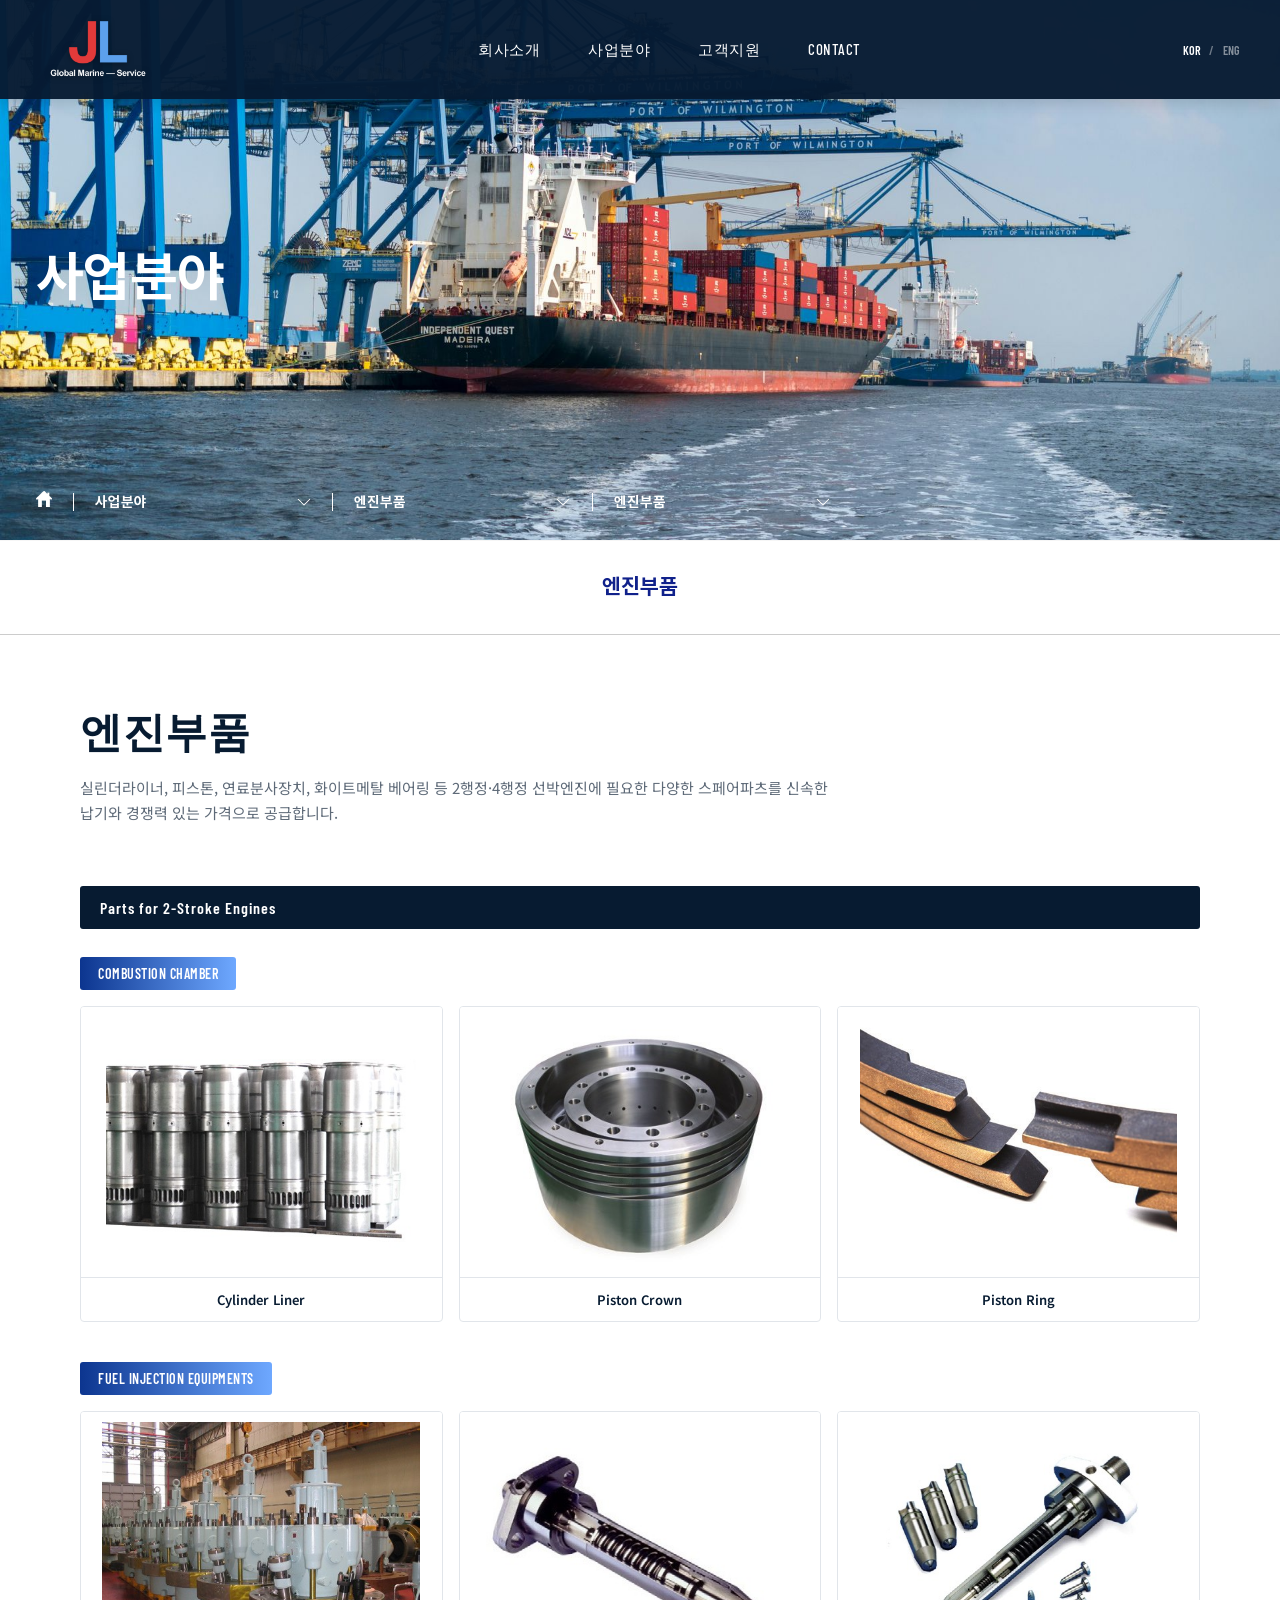
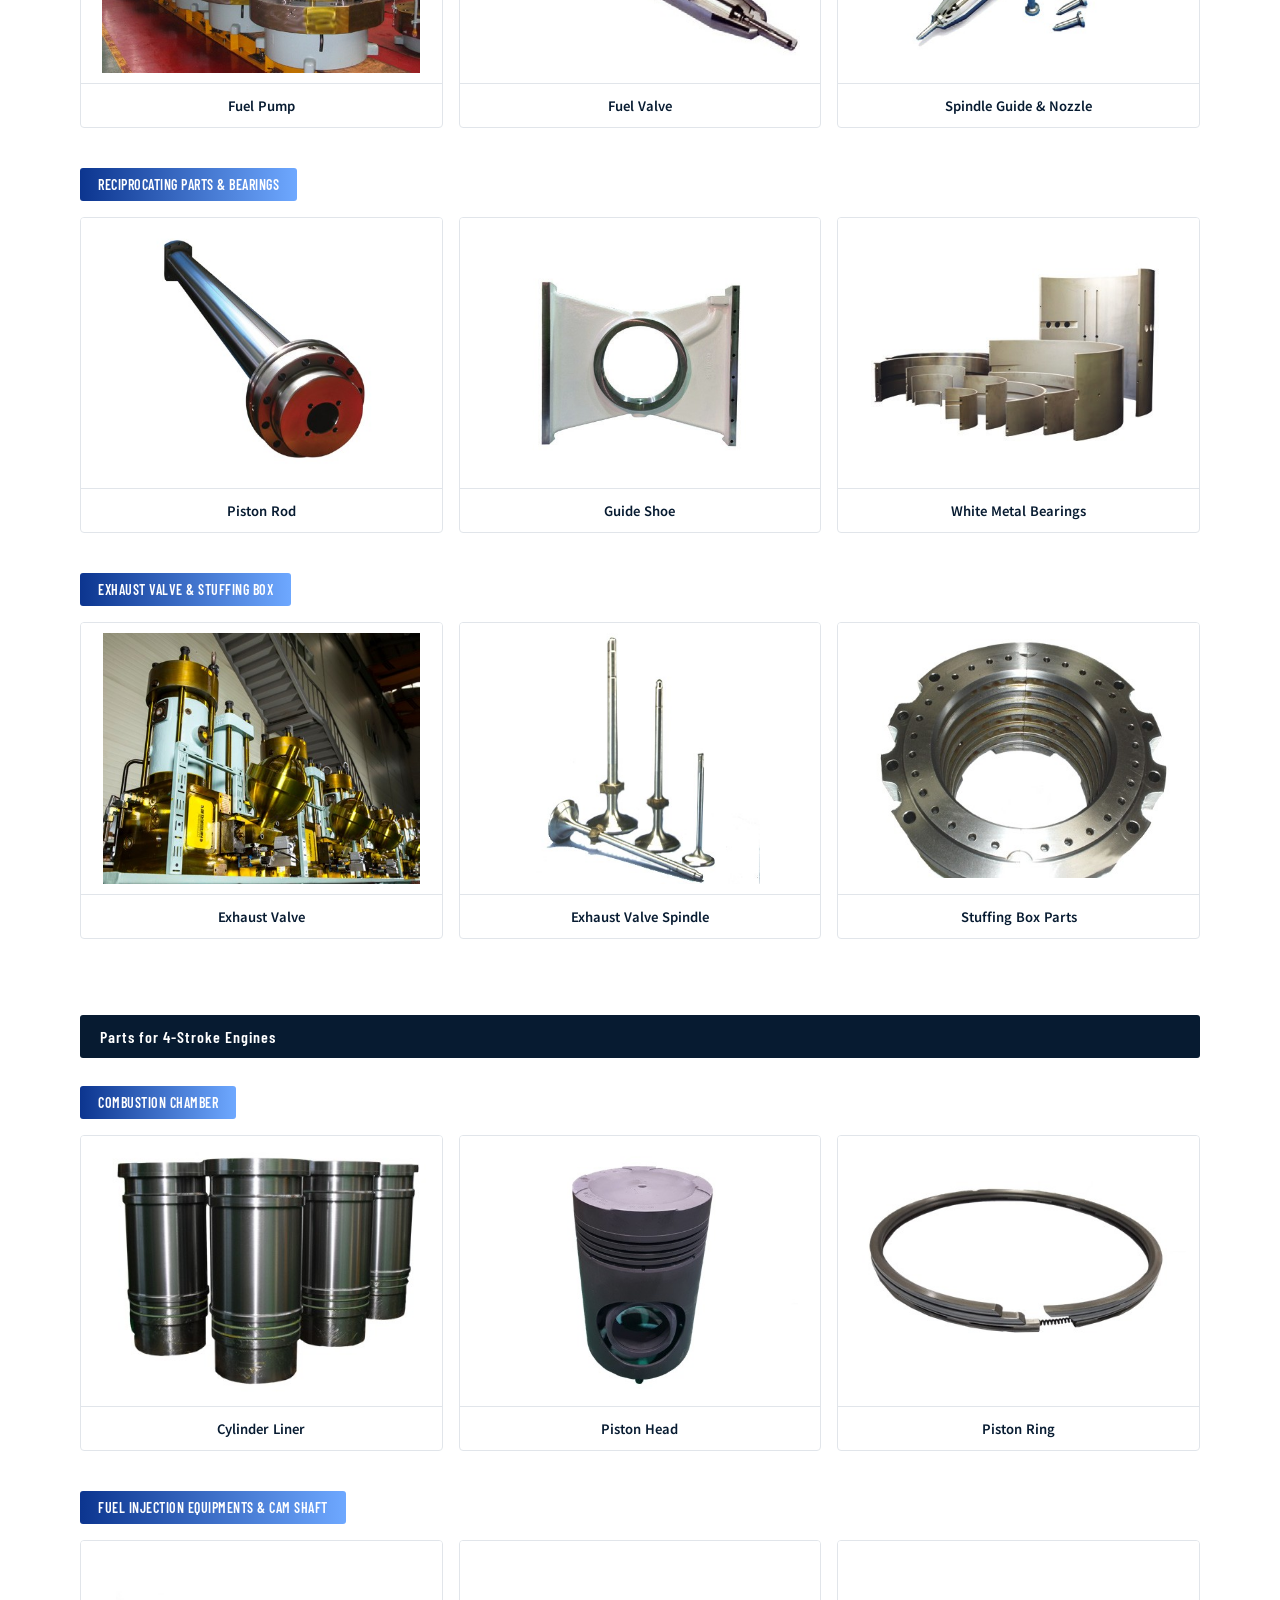
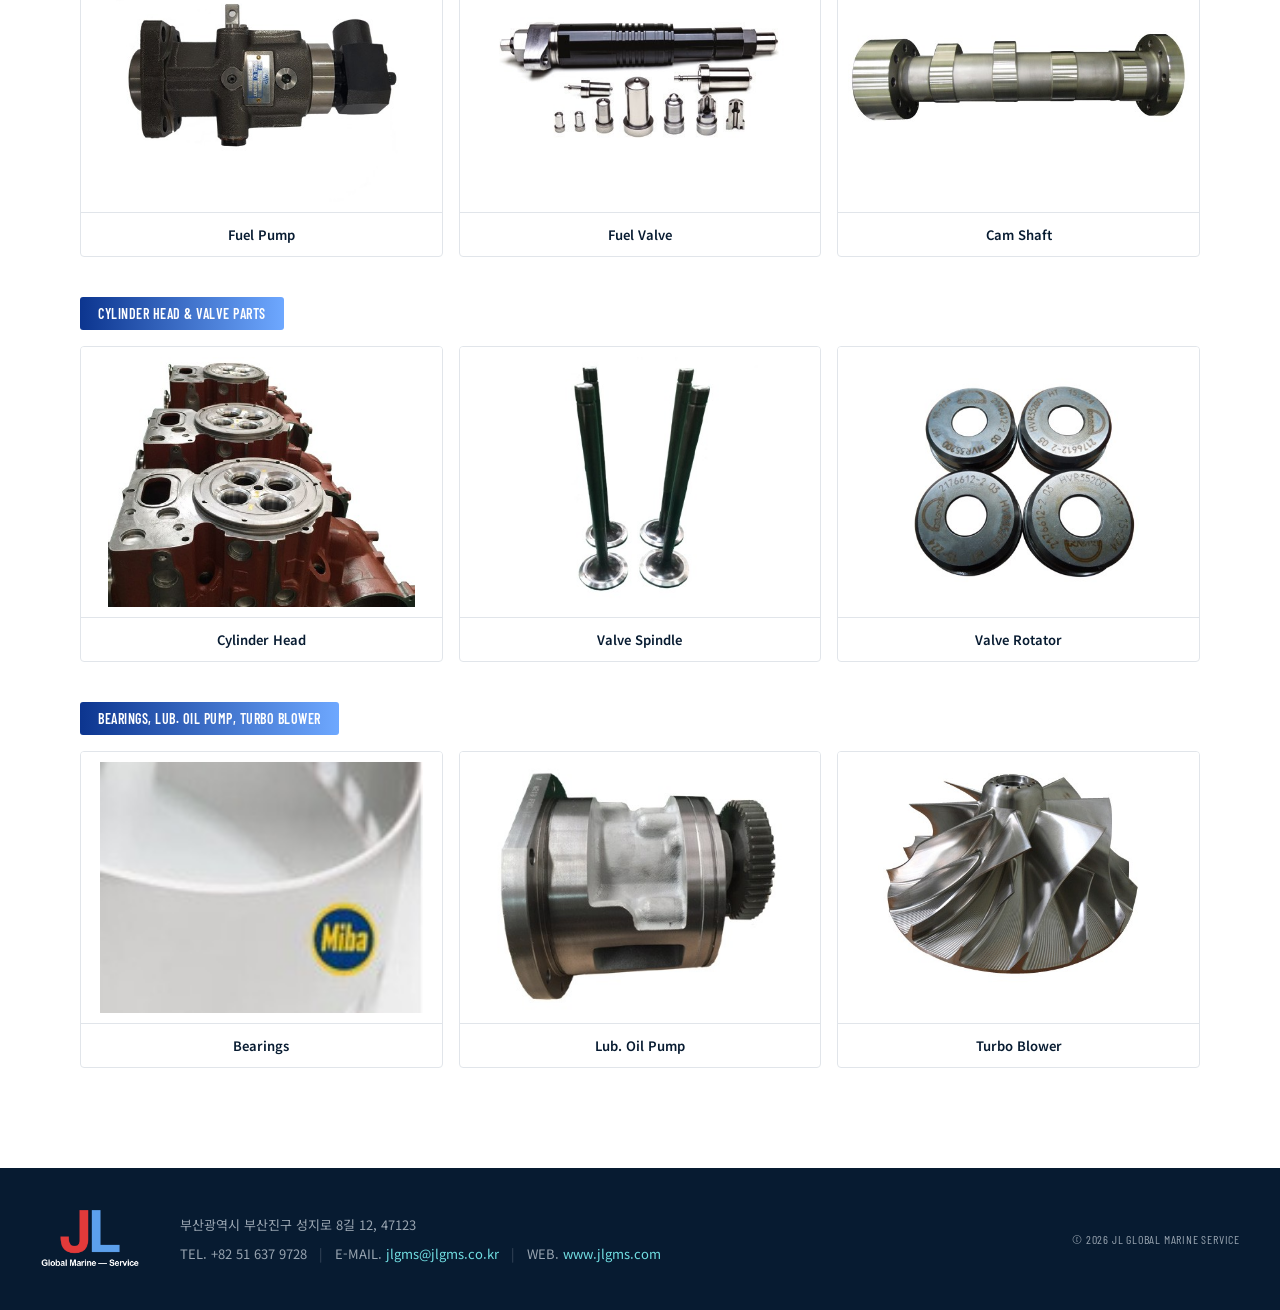
<file: jlgms/business/engine/enginecomponents.html>
<!DOCTYPE html>
<html lang="ko">


<!-- Mirrored from http://www.jlgms.co.kr/jlgms/business/engine/enginecomponents by HTTrack Website Copier/3.x [XR&CO], Thu, 24 Sep 2026 13:48:19 GMT -->
<!-- Added by HTTrack --><meta http-equiv="content-type" content="text/html;charset=UTF-8" /><!-- /Added by HTTrack -->
<head>
  <meta charset="UTF-8">
    <meta name="viewport" content="width=device-width, initial-scale=1.0">
    <meta http-equiv="X-UA-Compatible" content="IE=edge">

    <!--파비콘-->
    <link rel="apple-touch-icon" sizes="76x76" href="../../../static/img/favicon/apple-touch-icon.png">
    <link rel="icon" type="image/png" sizes="32x32" href="../../../static/img/favicon/favicon-32x32.png">
    <link rel="icon" type="image/png" sizes="16x16" href="../../../static/img/favicon/favicon-16x16.png">
    <meta name="msapplication-TileColor" content="#da532c">
    <meta name="theme-color" content="#ffffff">

    <!--메타-->
    <meta name="description" content="엔진부품, 선박 기자재, 선용, 윤활유, 선박유, 산업유, 고객이 선호하는 동 업종 최고의 기업, 고객만족경영">
    <meta name="keywords" content="엔진부품,윤활유,선박유,산업유">

    <meta property="og:type" content="website">
    <meta property="og:title" content="JL Global Marine Service">
    <meta property="og:image" content="../../../static/img/common/thumb.jpg">
    <meta property="og:image:type" content="image/jpeg">
    <meta property="og:image:width" content="600">
    <meta property="og:image:height" content="315">
    <meta property="og:url" content="">

    <meta property="twitter:card" content="summary">
    <meta property="twitter:title" content="JL Global Marine Service">
    <meta property="twitter:description" content="엔진부품, 선박 기자재, 선용, 윤활유, 선박유, 산업유, 고객이 선호하는 동 업종 최고의 기업, 고객만족경영">
    <meta property="twitter:image" content="../../../static/img/common/thumb.jpg">
    <meta property="twitter:image:type" content="image/jpeg">
    <meta property="twitter:image:width" content="600">
    <meta property="twitter:image:height" content="315">

    <!--css-->
    <link rel="stylesheet" type="text/css" href="../../../static/fonts/fonts.css">
    <link rel="stylesheet" type="text/css" href="../../../static/css/reset.css">
    <link rel="stylesheet" type="text/css" href="../../../static/css/base.css">
    <link rel="stylesheet" type="text/css" href="../../../static/css/layout.css">
    <link rel="stylesheet" type="text/css" href="../../../static/css/style_v8.css">

    <!--libs-->
    <script src="../../../static/js/jquery-3.6.0.js"></script>

    <!--슬라이드-->
    <link rel="stylesheet" type="text/css" href="../../../static/js/libs/swiper/swiper-bundle.min.css">
    <script src="../../../static/js/libs/swiper/swiper-bundle.min.js"></script>

    <!--aos-->
    <link rel="stylesheet" type="text/css" href="../../../static/js/libs/aos/aos.css">
    <script src="../../../static/js/libs/aos/aos.js"></script>

    <!--js-->
    <script src="../../../static/js/common.js"></script>
    <script src="../../../static/js/paging.js"></script>

    <title>JL Global Marine Service</title>
<link rel="preconnect" href="https://fonts.googleapis.com">
    <link rel="preconnect" href="https://fonts.gstatic.com" crossorigin>
    <link href="https://fonts.googleapis.com/css2?family=Barlow+Condensed:wght@500;600;700&family=Noto+Sans+KR:wght@400;500;600;700&display=swap" rel="stylesheet">
    <link rel="stylesheet" type="text/css" href="../../../css/site-header.css?v=9">
    <link rel="stylesheet" type="text/css" href="../../../css/biz-content.css?v=2">
</head>

<body onselectstart="return false" ondragstart="return false" oncontextmenu="return false">
<!-- header -->
<div class="jl-header-wrap" id="header">
    <a class="jl-skip" href="#Main" data-en="Skip to content">본문 바로가기</a>
    <div class="jl-header">
        <a class="jl-logo" href="../../../index.html"><img src="../../../assets/logo-light.png?v=2" alt="JL Global Marine Service"></a>
        <nav class="jl-nav" aria-label="주요 메뉴">
            <ul><li><a href="../../../jlgms/company/ceo.html" data-en="COMPANY">회사소개</a><ul class="jl-lnb"><li><a href="../../../jlgms/company/ceo.html" data-en="Overview">회사 개요</a></li><li><a href="../../../jlgms/company/history.html" data-en="History">회사연혁</a></li></ul></li><li><a href="../../../jlgms/business/business-field.html" data-en="Business Fields">사업분야</a><ul class="jl-lnb"><li><a href="../../../jlgms/business/business-field.html" data-en="Business Fields">사업분야</a></li><li><a href="../../../jlgms/business/engine/enginecomponents.html" data-en="Engine Parts">엔진부품</a></li><li><a href="../../../jlgms/business/vessel.html" data-en="Marine Equipment">선박 기자재</a></li><li><a href="../../../jlgms/ship-stores/ship-stores11.html" data-en="Ship Stores">선용품</a></li><li><a href="../../../jlgms/lubricant/lubricatingoil.html" data-en="Lubricants">윤활유</a></li><li><a href="../../../jlgms/business/technical-services.html" data-en="Technical Services">기술 용역</a></li></ul></li><li><a href="../../../jlgms/customer/quote.html" data-en="SUPPORT">고객지원</a><ul class="jl-lnb"><li><a href="../../../jlgms/customer/quote.html" data-en="Request a Quote">견적서 문의</a></li></ul></li><li><a href="../../../jlgms/contact/direction.html" data-en="CONTACT">CONTACT</a><ul class="jl-lnb"><li><a href="../../../jlgms/contact/direction.html" data-en="Directions">오시는 길</a></li></ul></li></ul>
        </nav>
        <div class="jl-language"><button type="button" class="is-active" data-language="KOR">KOR</button><span>/</span><button type="button" data-language="ENG">ENG</button></div>
    </div>
</div>

<!-- visual -->

    
       <!-- visual -->
    <div class="visual-wrap vis2">
        <div class="visual">
            <div class="inner">
                <h2 class="vis-tit" data-aos="fade-up" data-en="Business Fields">사업분야</h2>
            </div>
        </div>
    </div>
                    
                    
                    
                    
                    
                    
                    
                    
                    
                    
                    
                    
    
    


<!-- sub-nav -->
<nav class="sub-nav-wrap" id="subnav" data-aos="fade-up">
    <ul class="sub-nav inner">
        <li>
          <a class="icon" href="../../../index.html"><img src="../../../jlgms-assets/static/img/common/home.png" alt=""></a>
        </li>
        <li class="select-box low-select">
          <button class="select-btn" type="button">
            <span class="select"></span>
            <img src="../../../jlgms-assets/static/img/common/sub.png" alt="">
          </button>
          
              
                  <ul class="option over-option">
                      
                          <li >
                              <a href="../../company/ceo.html" data-en="Company">회사소개</a>
                          </li>
                      
                          <li class="selected">
                              <a href="../business-field.html" data-en="Business Fields">사업분야</a>
                          </li>
                      
                          <li >
                              <a href="../../customer/quote.html" data-en="Support">고객지원</a>
                          </li>
                      
                          <li >
                              <a href="../../contact/direction.html">CONTACT</a>
                          </li>
                      
                  </ul>
              
              
          
        </li>
        
            
              <li class="select-box low-select bg-blue">
                  <button class="select-btn" type="button">
                    <span class="select point"></span>
                    <img src="../../../jlgms-assets/static/img/common/sub.png" alt="">
                  </button>
                  <ul class="option over-option">
                      
                           <li >
                               <a href="../business-field.html" data-en="Business Fields">사업분야</a>
                           </li>
                       
                           <li class="selected">
                               <a href="enginecomponents.html" data-en="Engine Parts">엔진부품</a>
                           </li>
                       
                           <li >
                               <a href="../vessel.html" data-en="Marine Equipment">선박 기자재</a>
                           </li>
                       
                           <li >
                               <a href="../../ship-stores/ship-stores11.html" data-en="Ship Stores">선용</a>
                           </li>
                       
                           <li >
                               <a href="../../lubricant/lubricatingoil.html" data-en="Lubricants">윤활유</a>
                           </li>
                       
                           <li >
                               <a href="../technical-services.html" data-en="Technical Services">기술용역</a>
                           </li>
                       
                  </ul>
                </li>
                <li class="select-box low-select bg-blue">
                   <button class="select-btn" type="button">
                       <span class="select point"></span>
                       <img src="../../../jlgms-assets/static/img/common/sub.png" alt="">
                   </button>
                   <ul class="option over-option">
                       
                          
                            <li class="selected">
                                <a href="enginecomponents.html" data-en="Engine Parts">엔진부품</a>
                            </li>
                          
                       
                          
                   </ul>
                </li>
            
            
        
    </ul>
</nav>


    <div class="tab-outer">
        <div class="tab-inner">
            <ul class="tab-menu">
                
                    
                        <li class="active">
                            <a href="enginecomponents.html" data-en="Engine Parts">엔진부품</a>
                        </li>
                    
                
                    
            </ul>
        </div>
    </div>


<script>
    const isTouchDevice = (navigator.maxTouchPoints || 'ontouchstart' in document.documentElement);
    
    let tablet = 1023;
    let laptop = 1280;
    let pc = 1600;
    
    
    //스킵메뉴
    $('.skip').on({
      focus: function () {
        $(this).parent().addClass('active');
      },
      click: function () {
        $('.skip-nav').removeClass('active');
      }
    });
    
    $('.skip:last-child').focusout(function () {
      $('.skip-nav').removeClass('active');
    });
    
    $('[href="#Gnb"]').on('keydown click', function (e) {
      if (e.keyCode == "13") {
        $('.skip-nav').removeClass('active');
        if ($(window).width() <= laptop) {
          $('.mobile-btn').trigger('click');
          $('.nav a:first').trigger('click').focus();
        } else {
          $('#Gnb a:first').parent().addClass('active').siblings().removeClass('active');
          $('.header-wrap').addClass('active');
          $('.lnb').stop().slideDown();
        }
      }
    });
    
    $('.gnb a:last').focusout(function () {
      if ($(window).width() <= laptop) {
        $('.moni-btn').trigger('click');
      }
    });
    
    //메뉴
    $('.dep-01').on({
      mouseenter: function (e) {
        if (!isTouchDevice) {
          if ($(window).width() > laptop) {
            pcGnb($(this));
          }
        }
      },
      focusin: function (e) {
        if (!isTouchDevice) {
          if ($(window).width() <= laptop && $(window).width() > tablet) {
            pcGnb($(this));
          }
        }
        else if (isTouchDevice) {
          e.preventDefault();
          if ($(window).width() <= laptop && $(window).width() > tablet) {
            pcGnb($(this));
          }
          else if ($(window).width() < tablet) {
            e.preventDefault();
            $(this).parent().addClass('active').siblings().removeClass('active');
            $(this).next('.lnb').stop().slideDown().closest('li').siblings().find('.lnb').slideUp();
          }
        }
      },
      click: function (e) {
        if (isTouchDevice) {
          e.preventDefault();
          if ($(window).width() >= laptop && $(window).width() > tablet) {
            $(this).parent().addClass('active').siblings().removeClass('active');
            $('.header-wrap').addClass('active');
            $('.lnb').stop().slideDown(0);
          }
          else if ($(window).width() < tablet) {
            $(this).parent().addClass('active').siblings().removeClass('active');
            $(this).next('.lnb').stop().slideDown().closest('li').siblings().find('.lnb').slideUp();
          }
        } else {
          if ($(window).width() <= laptop && $(window).width() > tablet) {
            e.preventDefault();
            $(this).parent().addClass('active').siblings().removeClass('active');
            $('.header-wrap').addClass('active');
            $('.lnb').stop().slideDown(0);
          } else if ($(window).width() < tablet) {
            e.preventDefault();
            $(this).parent().addClass('active').siblings().removeClass('active');
            $(this).next('.lnb').stop().slideDown().closest('li').siblings().find('.lnb').slideUp();
          }
        }
      }
    });
    
    $('.lnb').mouseenter(function () {
      $(this).closest('li').addClass('active').siblings().removeClass('active');
    })
    
    $('.lnb li').click(function () {
      if ($(window).width() < tablet) {
        $(this).closest('.lnb').parent().removeClass('active');
      }
    });
    
    
    //열기
    function pcGnb(tg) {
      $(tg).parent().addClass('active').siblings().removeClass('active');
      $('.header-wrap').addClass('active');
      $('.lnb').stop().slideDown(300);
    }
    
    
    //닫기
    if (!isTouchDevice) {
      $('.nav').mouseleave(function (e) {
        if ($(window).width() > laptop) {
          gnb_close();
        }
      });
    }
    
    $(document).click(function (e) {
      if ($(window).width() > laptop) {
        if (isTouchDevice) {
          let tg = e.target;
          if ($(tg).parents('.header-wrap').length == 0) {
            gnb_close();
          }
        }
      }
    });
    
    $(window).scroll(function () {
        if ($(window).scrollTop() > $('.visual-wrap').height()) {
          $('.header-wrap').addClass('scroll');
        } else {
          $('.header-wrap').removeClass('scroll');
        }
        if (isTouchDevice) {
          if ($(window).width() > tablet) {
            gnb_close();
          }
        }
      });
    
    $(window).scroll(function () {
      if (isTouchDevice && $(window).width() > laptop) {
        gnb_close();
      }
    });
    
    function gnb_close() {
      if ($('.header-wrap').hasClass('active')) {
        $('.header-wrap').removeClass('active');
        $('.gnb>li').removeClass('active');
        $('.lnb').stop().slideUp(300);
      }
    }
    
    //리사이즈
    $(window).resize(function () {
      if ($(window).width() > laptop) {
        $('.header-wrap').removeClass('active');
        $('.lnb').stop().slideUp(0);
        $('.nav').removeClass('active');
        $('.mobile-btn').removeClass('active');
    
      } else if ($(window).width() <= laptop && $(window).width() > tablet) {
        $('.nav').removeClass('active');
        $('.lnb').show();
      } else if ($(window).width() < tablet) {
        $('.header-wrap').removeClass('active')
        $('.lnb').stop().slideUp(0);
        $('.gnb>li').removeClass('active');
        $('.mobile-btn').removeClass('active');
      }
    });
    
    // 모바일
    $('.mobile-btn').on({
      click: function () {
        $(this).toggleClass('active');
        $('.header-wrap').toggleClass('active');
        if ($(window).width() <= laptop && $(window).width() > tablet) {
          $('.lnb').stop().slideDown(0);
        }
        else if ($(window).width() <= tablet) {
          $('.lnb').stop().slideUp(0).closest('li').removeClass('active');
        }
      },
      keydown: function (e) {
        if (e.keyCode == "13") {
          $(this).toggleClass('active');
          $('.header-wrap').toggleClass('active');
          $('.nav a:first').focus();
          if ($(window).width() <= laptop && $(window).width() > tablet) {
            $('.lnb').stop().slideDown(0);
          }
          else if ($(window).width() <= tablet) {
            $('.lnb').stop().slideUp(0).closest('li').removeClass('active');
          }
        }
        else if (e.keyCode == "9") {
          $('.header-wrap').removeClass('active');
          $('.mobile-btn').removeClass('active');
          $('.lnb').stop().slideUp(0).closest('li').removeClass('active');
        }
      }
    });
    
    function changeLanguage(lang) {
        localStorage.setItem('jl-language', lang)
            location.reload();
    }

    //언어
//     $('.lang-wrap').each(function (index, item) {
//       let txt = $(item).find('.selected').text();
//       $(item).find('.lang').text(txt);
//     });

//     $('.lang-btn').on({
//       click: function (e) {
//         $(this).next('.lang-option').stop().slideToggle();
//       },
//       keydown: function (e) {
//         if (e.keyCode == "13") {
//           $(this).next('.option').stop().slideDown();
//           $('.lang-option a:first').focus();
//         }
//       },
//       focusin: function () {
//         $('.header-wrap').removeClass('active').find('.lnb').hide();
//       }
//     });

</script>

<!-- content-wrap -->
<main class="jl-biz" id="Main">
        <div class="jl-biz-inner">
            <h2 class="jl-biz-title" data-en="Engine Parts">엔진부품</h2>
            <p class="jl-biz-lead" data-en="We supply a wide range of spare parts for 2-stroke and 4-stroke marine engines, including cylinder liners, pistons, fuel injection equipment, and white metal bearings, with fast delivery and competitive pricing.">실린더라이너, 피스톤, 연료분사장치, 화이트메탈 베어링 등 2행정·4행정 선박엔진에 필요한 다양한 스페어파츠를 신속한 납기와 경쟁력 있는 가격으로 공급합니다.</p>

            <section class="jl-biz-section">
                <span class="jl-biz-group-title-lg">Parts for 2-Stroke Engines</span>
                <span class="jl-biz-group-title">COMBUSTION CHAMBER</span>
                <div class="jl-biz-grid jl-biz-grid-3">
                    <div class="jl-biz-part"><img src="../../../assets/engine-parts/cylinder-liner-2s.jpg" alt="Cylinder Liner" loading="lazy" decoding="async"><span>Cylinder Liner</span></div>
                    <div class="jl-biz-part"><img src="../../../assets/engine-parts/piston-crown-2s.jpg" alt="Piston Crown" loading="lazy" decoding="async"><span>Piston Crown</span></div>
                    <div class="jl-biz-part"><img src="../../../assets/engine-parts/piston-ring-2s.jpg" alt="Piston Ring" loading="lazy" decoding="async"><span>Piston Ring</span></div>
                </div>

                <span class="jl-biz-group-title">FUEL INJECTION EQUIPMENTS</span>
                <div class="jl-biz-grid jl-biz-grid-3">
                    <div class="jl-biz-part"><img src="../../../assets/engine-parts/fuel-pump-2s.jpg" alt="Fuel Pump" loading="lazy" decoding="async"><span>Fuel Pump</span></div>
                    <div class="jl-biz-part"><img src="../../../assets/engine-parts/fuel-valve-2s.jpg" alt="Fuel Valve" loading="lazy" decoding="async"><span>Fuel Valve</span></div>
                    <div class="jl-biz-part"><img src="../../../assets/engine-parts/spindle-guide-nozzle-2s.jpg" alt="Spindle Guide &amp; Nozzle" loading="lazy" decoding="async"><span>Spindle Guide &amp; Nozzle</span></div>
                </div>

                <span class="jl-biz-group-title">RECIPROCATING PARTS &amp; BEARINGS</span>
                <div class="jl-biz-grid jl-biz-grid-3">
                    <div class="jl-biz-part"><img src="../../../assets/engine-parts/piston-rod-2s.jpg" alt="Piston Rod" loading="lazy" decoding="async"><span>Piston Rod</span></div>
                    <div class="jl-biz-part"><img src="../../../assets/engine-parts/guide-shoe-2s.jpg" alt="Guide Shoe" loading="lazy" decoding="async"><span>Guide Shoe</span></div>
                    <div class="jl-biz-part"><img src="../../../assets/engine-parts/white-metal-bearings-2s.jpg" alt="White Metal Bearings" loading="lazy" decoding="async"><span>White Metal Bearings</span></div>
                </div>

                <span class="jl-biz-group-title">EXHAUST VALVE &amp; STUFFING BOX</span>
                <div class="jl-biz-grid jl-biz-grid-3">
                    <div class="jl-biz-part"><img src="../../../assets/engine-parts/exhaust-valve-2s.jpg" alt="Exhaust Valve" loading="lazy" decoding="async"><span>Exhaust Valve</span></div>
                    <div class="jl-biz-part"><img src="../../../assets/engine-parts/exhaust-valve-spindle-2s.jpg" alt="Exhaust Valve Spindle" loading="lazy" decoding="async"><span>Exhaust Valve Spindle</span></div>
                    <div class="jl-biz-part"><img src="../../../assets/engine-parts/stuffing-box-parts-2s.jpg" alt="Stuffing Box Parts" loading="lazy" decoding="async"><span>Stuffing Box Parts</span></div>
                </div>
            </section>

            <section class="jl-biz-section">
                <span class="jl-biz-group-title-lg">Parts for 4-Stroke Engines</span>
                <span class="jl-biz-group-title">COMBUSTION CHAMBER</span>
                <div class="jl-biz-grid jl-biz-grid-3">
                    <div class="jl-biz-part"><img src="../../../assets/engine-parts/cylinder-liner-4s.jpg" alt="Cylinder Liner" loading="lazy" decoding="async"><span>Cylinder Liner</span></div>
                    <div class="jl-biz-part"><img src="../../../assets/engine-parts/piston-head-4s.jpg" alt="Piston Head" loading="lazy" decoding="async"><span>Piston Head</span></div>
                    <div class="jl-biz-part"><img src="../../../assets/engine-parts/piston-ring-4s.jpg" alt="Piston Ring" loading="lazy" decoding="async"><span>Piston Ring</span></div>
                </div>

                <span class="jl-biz-group-title">FUEL INJECTION EQUIPMENTS &amp; CAM SHAFT</span>
                <div class="jl-biz-grid jl-biz-grid-3">
                    <div class="jl-biz-part"><img src="../../../assets/engine-parts/fuel-pump-4s.jpg" alt="Fuel Pump" loading="lazy" decoding="async"><span>Fuel Pump</span></div>
                    <div class="jl-biz-part"><img src="../../../assets/engine-parts/fuel-valve-4s.jpg" alt="Fuel Valve" loading="lazy" decoding="async"><span>Fuel Valve</span></div>
                    <div class="jl-biz-part"><img src="../../../assets/engine-parts/cam-shaft-4s.jpg" alt="Cam Shaft" loading="lazy" decoding="async"><span>Cam Shaft</span></div>
                </div>

                <span class="jl-biz-group-title">CYLINDER HEAD &amp; VALVE PARTS</span>
                <div class="jl-biz-grid jl-biz-grid-3">
                    <div class="jl-biz-part"><img src="../../../assets/engine-parts/cylinder-head-4s.jpg" alt="Cylinder Head" loading="lazy" decoding="async"><span>Cylinder Head</span></div>
                    <div class="jl-biz-part"><img src="../../../assets/engine-parts/valve-spindle-4s.jpg" alt="Valve Spindle" loading="lazy" decoding="async"><span>Valve Spindle</span></div>
                    <div class="jl-biz-part"><img src="../../../assets/engine-parts/valve-rotator-4s.jpg" alt="Valve Rotator" loading="lazy" decoding="async"><span>Valve Rotator</span></div>
                </div>

                <span class="jl-biz-group-title">BEARINGS, LUB. OIL PUMP, TURBO BLOWER</span>
                <div class="jl-biz-grid jl-biz-grid-3">
                    <div class="jl-biz-part"><img src="../../../assets/engine-parts/bearings-4s.jpg" alt="Bearings" loading="lazy" decoding="async"><span>Bearings</span></div>
                    <div class="jl-biz-part"><img src="../../../assets/engine-parts/lub-oil-pump-4s.jpg" alt="Lub. Oil Pump" loading="lazy" decoding="async"><span>Lub. Oil Pump</span></div>
                    <div class="jl-biz-part"><img src="../../../assets/engine-parts/turbo-blower-4s.jpg" alt="Turbo Blower" loading="lazy" decoding="async"><span>Turbo Blower</span></div>
                </div>
            </section>
        </div>
    </main>
                    
<!--//content-wrap END-->



<footer class="jl-footer">
    <div class="jl-footer-inner">
        <img src="../../../assets/logo-light.png?v=2" alt="JL Global Marine Service">
        <div><address data-en="12, Seongji-ro 8-gil, Busanjin-gu, Busan, Korea 47123">부산광역시 부산진구 성지로 8길 12, 47123</address><p><span class="footer-item">TEL. +82 51 637 9728</span><span class="footer-sep">|</span><span class="footer-item">E-MAIL. <a href="mailto:jlgms@jlgms.co.kr">jlgms@jlgms.co.kr</a></span><span class="footer-sep">|</span><span class="footer-item">WEB. <a href="https://jlgms.com/">www.jlgms.com</a></span></p></div>
        <span class="jl-copyright">© 2026 JL GLOBAL MARINE SERVICE</span>
    </div>
</footer>

<script src="../../../js/site-i18n.js?v=4"></script>
<script src="../../../js/mobile-nav.js?v=1"></script>
</body>

<!-- Mirrored from http://www.jlgms.co.kr/jlgms/business/engine/enginecomponents by HTTrack Website Copier/3.x [XR&CO], Thu, 24 Sep 2026 13:48:22 GMT -->
</html>
</file>
<file: css/style.css>
:root {
  --ink: #1b2c42;
  --blue: #0c358f;
  --bright: #2b47ee;
  --aqua: #92e4df;
  --line: rgba(255,255,255,.32);
  --display: "Barlow Condensed", sans-serif;
  --body: "Noto Sans KR", sans-serif;
}

* { box-sizing: border-box; }
html { scroll-behavior: smooth; }
body { margin: 0; color: var(--ink); font-family: var(--body); font-size: 16px; }
a { color: inherit; text-decoration: none; }
.inner { width: 100%; max-width: 1620px; padding: 0 40px; margin: 0 auto; }
.header-wrap { position: fixed; z-index: 10; top: 0; left: 0; width: 100%; color: #fff; background: transparent; transition: background .25s, box-shadow .25s; }
.header-wrap::after { position: absolute; left: 0; right: 0; bottom: 0; content: ""; height: 1px; background: rgba(255,255,255,.3); }
.header-wrap.is-scrolled { background: rgba(7,27,49,.96); box-shadow: 0 3px 16px rgba(0,0,0,.15); }
.header { height: 112px; max-width: 1680px; padding: 20px 40px 0; margin: 0 auto; display: flex; align-items: flex-start; justify-content: space-between; }
.logo { display: block; flex: none; width: 132px; padding: 6px 10px; background: transparent; border: 0; filter: drop-shadow(0 1px 3px rgba(0,0,0,.35)); }
.logo img { display: block; width: 100%; height: auto; }
.nav { display: flex; align-items: flex-start; justify-content: center; margin-left: 100px; }
.nav > ul { display: flex; padding: 0; margin: 0; list-style: none; }
.nav > ul > li { position: relative; width: 190px; text-align: center; }
.nav > ul > li > a { position: relative; display: block; padding: 14px 20px 30px; font-size: 16px; font-weight: 500; }
.nav > ul > li > a::after { position: absolute; left: 0; right: 0; bottom: 0; height: 2px; content: ""; background: var(--aqua); transform: scaleX(0); transition: transform .2s; }
.nav > ul > li:hover > a::after { transform: scaleX(1); }
.lnb { position: absolute; top: 64px; left: 0; display: none; width: 100%; padding: 20px 0 24px; margin: 0; list-style: none; text-align: center; }
.nav > ul > li:hover .lnb { display: block; }
.lnb a { display: block; padding: 9px 10px; color: rgba(255,255,255,.72); font-size: 14px; font-weight: 400; }
.lnb a:hover { color: var(--aqua); font-weight: 600; }
.header-wrap:has(.nav:hover) { height: 370px; color: #fff; background-color: rgba(7,27,49,.38) !important; background-image: none !important; -webkit-backdrop-filter: blur(5px); backdrop-filter: blur(5px); box-shadow: 0 8px 24px rgba(0,0,0,.22); }
.header-wrap.menu-open { height: 370px; color: #fff; background-color: rgba(7,27,49,.38) !important; background-image: none !important; -webkit-backdrop-filter: blur(5px); backdrop-filter: blur(5px); box-shadow: 0 8px 24px rgba(0,0,0,.22); }
.header-wrap:hover { color: #fff; background-color: rgba(7,27,49,.38); background-image: none; -webkit-backdrop-filter: blur(5px); backdrop-filter: blur(5px); box-shadow: 0 8px 24px rgba(0,0,0,.22); }
.header-wrap:hover .lnb, .header-wrap.menu-open .lnb { display: block; }
.header-wrap:has(.nav:hover)::after { background: rgba(255,255,255,.18); }
.header-wrap:has(.nav:hover) .language span { color: rgba(255,255,255,.4); }
.header-wrap.menu-open .language span { color: rgba(255,255,255,.4); }
.language { display: flex; gap: 8px; padding-top: 17px; font: 600 12px var(--display); letter-spacing: 1.5px; }
.language button { padding: 0; border: 0; color: inherit; background: transparent; font: inherit; cursor: pointer; opacity: .45; }
.language button.is-active, .language button:hover { opacity: 1; }
.language span { opacity: .4; }
.hero { position: relative; height: 1080px; color: #fff; background: url("../assets/hero-bg.jpg?v=2") center / cover no-repeat; }
.hero::after { position: absolute; inset: 0; content: ""; background: linear-gradient(90deg, rgba(3,18,35,.76), rgba(3,18,35,.17) 75%), linear-gradient(0deg, rgba(0,13,30,.42), transparent 42%); }
.hero-inner { position: relative; z-index: 1; width: 100%; max-width: 1620px; height: 100%; padding: 0 40px; margin: 0 auto; }
.hero-slide { position: absolute; inset: 0; opacity: 0; visibility: hidden; transition: opacity .8s; }
.hero-slide.is-active { opacity: 1; visibility: visible; }
.hero-slide-alt { background: linear-gradient(90deg, rgba(3,18,35,.32), transparent 75%); }
.hero-ghost { position: absolute; top: 255px; left: 40px; color: rgba(255,255,255,.2); font: 700 148px/1 var(--display); letter-spacing: -2px; }
.hero-copy { position: absolute; top: 380px; left: 135px; }
.hero-copy h1 { margin: 0 0 19px; font: 700 78px/.94 var(--display); letter-spacing: 1px; }
.hero-copy p { margin: 0 0 60px; font: 400 22px/1.5 var(--display); }
.hero-copy strong { color: var(--aqua, #70d6de); font-weight: 700; }
.more { display: inline-flex; align-items: center; gap: 25px; padding: 0 8px 9px; border-bottom: 1px solid currentColor; font-size: 15px; font-weight: 600; }
.more .arrow { font: 25px var(--display); color: #71dfe3; }
.pager { position: absolute; bottom: 245px; left: 135px; display: flex; gap: 8px; }
.pager button { display: block; width: 12px; height: 12px; padding: 0; border: 0; border-radius: 50%; background: #fff; opacity: .45; cursor: pointer; }
.pager button.is-active { width: 50px; border-radius: 8px; opacity: 1; }
.section { padding: 150px 0; }
.business { color: #fff; background: url("../assets/main-buisness.jpg") center / cover; position: relative; }
.business::before { position: absolute; inset: 0; content: ""; background: rgba(4,25,48,.6); }
.business > .inner, .figures > .inner { position: relative; }
.business-layout { display: grid; grid-template-columns: 270px 1fr; gap: 78px; }
.section-intro h2, .figures h2 { margin: 0 0 70px; font: 600 66px/1 var(--display); letter-spacing: 1px; }
.section-intro .more { color: #fff; }
.business-grid { display: grid; grid-template-columns: repeat(3, 1fr); gap: 18px; }
.business-card { height: 275px; position: relative; padding: 28px 32px; border: 1px solid var(--line); transition: background .25s, border .25s; }
.business-card:hover { border-color: var(--bright); background: var(--blue); }
.card-number { color: #76dfe5; font: 600 14px var(--display); letter-spacing: 1px; }
.business-card h3 { margin: 26px 0 0; font-size: 20px; font-weight: 500; }
.card-icon { position: absolute; bottom: 28px; left: 32px; color: #71dfe3; }
.card-icon svg { display: block; width: 38px; height: 38px; }
.business-card b { position: absolute; right: 30px; bottom: 28px; color: #71dfe3; font: 26px var(--display); font-weight: 400; }
.figures { background: #f3f4f3; }
.figures-layout { display: grid; grid-template-columns: 310px 1fr; gap: 60px; }
.figures h2 { color: var(--ink); }
.figures ul { display: grid; grid-template-columns: repeat(4, 1fr); list-style: none; padding: 0; margin: 0; }
.figures li { min-height: 145px; padding: 11px 25px; border-left: 1px solid #ccd2d4; }
.figures li span { display: block; color: #7c8996; font: 16px var(--display); }
.figures li strong { display: block; margin-top: 28px; color: var(--blue); font: 600 36px var(--display); }
.figures li strong em { font-style: normal; }
.contact { display: flex; height: 375px; color: #fff; }
.contact-panel { width: 50%; position: relative; background-size: cover; background-position: center; }
.contact-panel::after { position: absolute; inset: 0; content: ""; background: rgba(8,35,82,.76); transition: background .25s; }
.contact-panel:hover::after { background: rgba(20,59,160,.78); }
.contact-panel.download { background-image: url("../assets/hero-bg.jpg?v=2"); }
.contact-panel.office { background-image: url("../assets/hero-bg.jpg?v=2"); background-position: right center; }
.contact-panel > div { position: absolute; z-index: 1; top: 50%; left: 50%; transform: translate(-50%, -50%); text-align: center; }
.contact-panel h2 { margin: 0 0 20px; font: 600 56px var(--display); white-space: nowrap; }
.contact-panel span { font-size: 16px; }
.contact-panel b { margin-left: 25px; color: #71dfe3; font: 24px var(--display); }
.footer { color: #98a4b0; background: #071b31; padding: 45px 0; font-size: 13px; }
.footer-inner { display: flex; align-items: center; gap: 55px; }
.footer img { width: 116px; }
.footer address { font-style: normal; margin-bottom: 13px; }
.footer p { margin: 0; }
.footer a { color: #71dfe3; }
.copyright { margin-left: auto; font: 12px var(--display); letter-spacing: .8px; }
.footer-sep { margin: 0 12px; opacity: .35; }
.footer-item { white-space: nowrap; }

/* ---------- Menu button (shown on tablets and phones) ---------- */
.menu-toggle { display: none; }

/* ---------- Narrow desktop ---------- */
@media (max-width: 1279px) {
  .nav { margin-left: 40px; }
  .nav > ul > li { width: 150px; }
  .hero-copy, .pager { left: 80px; }
}

/* ---------- Tablet and phone: menu collapses behind a button ---------- */
@media (max-width: 1024px) {
  .header { height: 68px; padding: 0 16px 0 20px; align-items: center; }
  .logo { width: 92px; padding: 0; }
  .language { margin-left: auto; padding-top: 0; }
  .menu-toggle {
    display: flex; flex-direction: column; justify-content: center; gap: 5px;
    width: 44px; height: 44px; margin-left: 10px; padding: 0 11px; border: 0; background: transparent; cursor: pointer;
  }
  .menu-toggle span { display: block; height: 2px; border-radius: 1px; background: #fff; transition: transform .25s, opacity .2s; }
  .nav-open .menu-toggle span:nth-child(1) { transform: translateY(7px) rotate(45deg); }
  .nav-open .menu-toggle span:nth-child(2) { opacity: 0; }
  .nav-open .menu-toggle span:nth-child(3) { transform: translateY(-7px) rotate(-45deg); }

  /* hover-driven desktop dropdown is off; the panel shows every link */
  .header-wrap:hover, .header-wrap:has(.nav:hover), .header-wrap.menu-open { height: auto; box-shadow: none; -webkit-backdrop-filter: none; backdrop-filter: none; background-color: transparent; }
  .header-wrap.is-scrolled, .header-wrap.is-scrolled:hover { background-color: rgba(7,27,49,.96); }
  .header-wrap.nav-open, .header-wrap.nav-open:hover { background-color: rgba(7,27,49,.98) !important; }
  .nav {
    position: fixed; top: 68px; left: 0; right: 0; height: calc(100vh - 68px); height: calc(100dvh - 68px); display: none; margin: 0;
    overflow-y: auto; background: #071b31; border-top: 1px solid rgba(255,255,255,.12);
  }
  .nav-open .nav { display: block; }
  .nav > ul { flex-direction: column; padding: 8px 20px 40px; }
  .nav > ul > li { width: auto; text-align: left; border-bottom: 1px solid rgba(255,255,255,.12); }
  .nav > ul > li > a { padding: 18px 0 10px; font-size: 17px; font-weight: 600; }
  .nav > ul > li > a::after { display: none; }
  .lnb, .header-wrap:hover .lnb, .header-wrap.menu-open .lnb { position: static; display: block; width: auto; padding: 0 0 14px; text-align: left; }
  .lnb a { padding: 8px 0 8px 14px; font-size: 15px; }
  html.nav-locked, html.nav-locked body { overflow: hidden; }

  .hero { height: 100vh; height: 100svh; min-height: 600px; max-height: 1080px; background-position: 70% center; }
  .hero::after { background: linear-gradient(180deg, rgba(3,18,35,.55), rgba(3,18,35,.1) 38%, rgba(3,18,35,.25) 60%, rgba(3,18,35,.78)); }
  .hero-slide-alt { background: none; }
  .hero-inner { padding: 0 20px; }
  .hero-copy { top: auto; bottom: 120px; left: 40px; right: 40px; }
  .hero-copy h1 { font-size: 64px; }
  .hero-copy p { margin-bottom: 36px; }
  .hero-ghost { top: 22%; left: 24px; font-size: 96px; }
  .pager { bottom: 56px; left: 40px; }

  .section { padding: 100px 0; }
  .business-layout { grid-template-columns: 1fr; gap: 36px; }
  .section-intro h2 { margin: 0; font-size: 54px; }

  .footer-inner { flex-direction: column; align-items: flex-start; gap: 22px; }
  .copyright { margin-left: 0; }
}

/* ---------- Phone ---------- */
@media (max-width: 640px) {
  .inner { padding: 0 20px; }
  .hero-copy { left: 20px; right: 20px; bottom: 112px; }
  .hero-copy h1 { margin-bottom: 14px; font-size: 46px; }
  .hero-copy p { margin-bottom: 30px; font-size: 18px; }
  .hero-ghost { font-size: 58px; left: 16px; letter-spacing: 0; }
  .pager { left: 20px; bottom: 52px; }
  .more { gap: 18px; }

  .section { padding: 72px 0; }
  .section-intro h2 { font-size: 44px; }
  .business-grid { grid-template-columns: repeat(2, 1fr); gap: 10px; }
  .business-card { height: 150px; padding: 18px; }
  .business-card h3 { margin-top: 12px; font-size: 17px; }
  .card-icon { bottom: 18px; left: 18px; }
  .card-icon svg { width: 30px; height: 30px; }
  .business-card b { right: 16px; bottom: 16px; font-size: 22px; }

  .footer { padding: 36px 0 40px; }
  .footer img { width: 96px; }
  .footer-sep { display: none; }
  .footer-item { display: block; line-height: 1.9; }
}
</file>
<file: static/fonts/fonts.css>
@charset "utf-8";

@import url("SUIT/SUIT.css");
@import url("fontello/css/fontello.css");
</file>
<file: static/css/base.css>
@charset "UTF-8";
@import url("../fonts/fonts.css");
@import url("reset.css");
:root {
  --com-f: 2rem;
  --btit-f: 6rem;
  --tit-f: 4rem;
  --stit-f: 3rem;
  --md-f: 2.4rem;
  --ss-f: 1.6rem ;
}

@media all and (max-width: 47.9375rem) {
  :root {
    --com-f: 1.6rem;
    --btit-f: 4rem;
    --tit-f: 3rem;
    --stit-f: 2.4rem;
    --md-f: 2rem;
    --ss-f: 1.4rem ;
  }
}
body {
  line-height: 1;
  font-size: var(--com-f);
  font-weight: 400;
  font-family: "SUIT", sans-serif;
  color: #000;
}

/* visible*/
.d-none {
  display: none !important;
}

.hidden {
  overflow: hidden !important;
  width: 0 !important;
  height: 0 !important;
  font-size: 1px !important;
}

/* 정렬 */
.flex-bt {
  display: flex;
  justify-content: space-between;
}
.flex-start {
  display: flex;
  justify-content: flex-start;
}
.flex-end {
  display: flex;
  justify-content: flex-end;
}

.txt-center {
  text-align: center !important;
}
.txt-left {
  text-align: left !important;
}
.txtright {
  text-align: right !important;
}

.br {
  display: block;
}

/* 폰트 */
.ff-pop {
  font-family: "Poppins", sans-serif;
}

.ff-kr {
  font-family: "Noto Sans KR", sans-serif;
}

.fw-200 {
  font-weight: 200 !important;
}

.fw-300 {
  font-weight: 300 !important;
}

.fw-400 {
  font-weight: 400 !important;
}

.fw-500 {
  font-weight: 500 !important;
}

.fw-600 {
  font-weight: 600 !important;
}

.fw-700 {
  font-weight: 700 !important;
}

.fw-700 {
  font-weight: 700 !important;
}

/* 보더 */
.border-top-1 {
  border-top: 1px solid #000;
}

.border-bottom-1 {
  border-bottom: 1px solid #000;
}

/* 언어 */
.lang-wrap {
  position: relative;
  text-align: right;
  font-size: 1.3rem;
}
.lang-wrap .lang-btn {
  display: flex;
  justify-content: flex-end;
  align-items: center;
  position: relative;
  padding-right: 2rem;
}
.lang-wrap .lang-btn .fi {
  display: block;
  margin-right: 0.5rem;
  width: 2rem;
}
.lang-wrap .lang-btn .fi img {
  vertical-align: middle;
}
.lang-wrap .lang-btn::after {
  position: absolute;
  right: 0;
  font-family: "fontello";
  content: "\e803";
  transform: rotate(0);
  transition: transform 0.2s;
  -webkit-transform: rotate(0);
  -moz-transform: rotate(0);
  -ms-transform: rotate(0);
  -o-transform: rotate(0);
  -webkit-transition: transform 0.2s;
  -moz-transition: transform 0.2s;
  -ms-transition: transform 0.2s;
  -o-transition: transform 0.2s;
}
.lang-wrap .lang-btn.active::after {
  transform: rotate(180deg);
  transition: transform 0.2s;
  -webkit-transform: rotate(180deg);
  -moz-transform: rotate(180deg);
  -ms-transform: rotate(180deg);
  -o-transform: rotate(180deg);
  -webkit-transition: transform 0.2s;
  -moz-transition: transform 0.2s;
  -ms-transition: transform 0.2s;
  -o-transition: transform 0.2s;
}
.lang-wrap .lang-option {
  display: none;
  position: absolute;
  margin-top: 1rem;
  margin-left: 2rem;
  width: calc(100% - 1rem);
  text-align: center;
  font-size: 0.9em;
  background-color: rgba(31, 31, 31, 0.1);
  box-shadow: 0 0 1rem rgba(0, 0, 0, 0.1);
}
.lang-wrap .lang-option a {
  display: block;
  padding: 0.5rem;
}
.lang-wrap .lang-option a:focus {
  color: #fff;
  background-color: #111;
}

/* 셀렉트 */
.z-index-100 {
  z-index: 100 !important;
  position: relative !important;
}

.select-wrap .select-btn {
  display: flex;
  justify-content: flex-start;
  align-items: center;
}
.select-wrap .select {
  margin: 0 0.5rem;
}
.select-wrap .select-arrow {
  position: relative;
}
.select-wrap .select-arrow::after {
  position: absolute;
  top: -0.7rem;
  content: "\e803";
  font-family: "fontello";
  transform: rotate(0);
  transition: transform 0.6s;
  -webkit-transition: transform 0.6s;
  -moz-transition: transform 0.6s;
  -ms-transition: transform 0.6s;
  -o-transition: transform 0.6s;
  -webkit-transform: rotate(0);
  -moz-transform: rotate(0);
  -ms-transform: rotate(0);
  -o-transform: rotate(0);
}
.select-wrap.active .select-arrow::after {
  transform: rotate(180deg);
  transition: transform 0.6s;
  -webkit-transform: rotate(180deg);
  -moz-transform: rotate(180deg);
  -ms-transform: rotate(180deg);
  -o-transform: rotate(180deg);
}
.select-wrap .option {
  display: none;
}

/*input*/
input[type=file]::file-selector-button,
input[type=file]::-webkit-file-upload-button {
  display: none;
}/*# sourceMappingURL=base.css.map */
</file>
<file: static/css/layout.css>
@charset "UTF-8";
/* 스킵메뉴 */
.skip-nav {
  z-index: 5100;
  display: flex;
  justify-content: space-between;
  position: absolute;
  top: -100%;
  width: 100%;
}
.skip-nav.active {
  top: 0;
}
.skip-nav .skip {
  padding: 1rem;
  flex-basis: 50%;
  text-align: center;
  background-color: #fff;
}
.skip-nav .skip:focus {
  color: #fff;
  background-color: #a7a7a7;
}

.header-wrap {
  z-index: 5000;
  position: fixed;
  left: 0;
  top: 0;
  width: 100%;
  font-family: "SUIT", sans-serif;
  background-color: transparent;
  transition: background-color, 0.3s, 1s;
  -webkit-transition: background-color, 0.3s, 1s;
  -moz-transition: background-color, 0.3s, 1s;
  -ms-transition: background-color, 0.3s, 1s;
  -o-transition: background-color, 0.3s, 1s;
}
.header-wrap::before {
  position: absolute;
  top: 11rem;
  content: "";
  width: 100%;
  height: 0.5px;
  background-color: #CCC;
}
.header-wrap.active {
  height: auto;
  box-shadow: 0 0 1rem rgba(0, 0, 0, 0.1);
  background-color: #fff;
  transition: background-color, 0.3s, 0.3s;
  -webkit-transition: background-color, 0.3s, 0.3s;
  -moz-transition: background-color, 0.3s, 0.3s;
  -ms-transition: background-color, 0.3s, 0.3s;
  -o-transition: background-color, 0.3s, 0.3s;
}
.header-wrap.active .header .gnb > li > a {
  color: #959595;
}
.header-wrap.active .header .gnb > li.active > a {
  color: #10218B;
}
.header-wrap.active .header .lang-wrap .switch-btn > span {
  color: #CCC;
}
.header-wrap.active .header .lang-wrap .switch-btn.active > span {
  color: #10218B;
}
.header-wrap.scroll {
  background-color: #fff;
  transition: background-color, 0.3s, 0s;
  -webkit-transition: background-color, 0.3s, 0s;
  -moz-transition: background-color, 0.3s, 0s;
  -ms-transition: background-color, 0.3s, 0s;
  -o-transition: background-color, 0.3s, 0s;
}
.header-wrap.scroll .gnb > li > a {
  color: #333;
}
.header-wrap.scroll .lang-wrap .switch-btn span {
  color: rgba(204, 204, 204, 0.8);
}

.header {
  display: flex;
  justify-content: space-between;
  align-items: flex-start;
  padding: 2rem 4rem 0;
  width: 100%;
  max-width: 168rem;
  min-height: 11rem;
  margin: 0 auto;
}
.header .logo {
  padding-top: 0.9rem;
  width: 6rem;
}
.header .logo > a {
  display: block;
}
.header .nav {
  overflow: hidden;
  padding-top: 1rem;
}
.header .gnb {
  display: flex;
  justify-content: center;
  margin: 0 auto;
  width: inherit;
}
.header .gnb > li {
  display: flex;
  flex-direction: column;
  position: relative;
  width: 22rem;
  height: 100%;
  text-align: center;
  font-size: 1.9rem;
  font-weight: 700;
}
.header .gnb > li > a {
  z-index: 1;
  display: inline-block;
  padding: 1rem 5rem;
  position: relative;
  text-align: center;
  font-weight: inherit;
  color: #fff;
  font-size: var(--com-f);
  font-weight: 500;
  line-height: 1.8;
}
.header .gnb > li > a::before {
  position: absolute;
  left: 0;
  top: 7.9rem;
  content: "";
  width: 100%;
  height: 2px;
  transform: scaleX(0);
  transform-origin: left center;
  background-color: #2738e0;
  transition: transform 0.2s;
  -webkit-transform: scaleX(0);
  -moz-transform: scaleX(0);
  -ms-transform: scaleX(0);
  -o-transform: scaleX(0);
  -webkit-transition: transform 0.2s;
  -moz-transition: transform 0.2s;
  -ms-transition: transform 0.2s;
  -o-transition: transform 0.2s;
}
.header .gnb > li.active > a {
  font-weight: 700;
}
.header .gnb > li.active > a::before {
  transform: scaleX(1);
  transition: all 0.4s 0.2s;
  -webkit-transition: all 0.4s 0.2s;
  -moz-transition: all 0.4s 0.2s;
  -ms-transition: all 0.4s 0.2s;
  -o-transition: all 0.4s 0.2s;
  -webkit-transform: scaleX(1);
  -moz-transform: scaleX(1);
  -ms-transform: scaleX(1);
  -o-transform: scaleX(1);
}
.header .gnb > li.active .lnb > li > a {
  color: #333;
}
.header .lnb {
  z-index: 2;
  display: none;
  position: relative;
  top: 2.4rem;
  margin-bottom: 2.4rem;
  padding: 3rem 0 6rem;
  width: 100%;
  height: 100%;
  text-align: center;
  font-size: 0.9em;
}
.header .lnb > li {
  position: relative;
  width: inherit;
  min-width: 100%;
  margin-bottom: 2.4rem;
  text-align: left;
}
.header .lnb > li > a {
  display: block;
  height: 3.4rem;
  line-height: 3.4rem;
  color: #959595;
  font-size: 1.6rem;
  font-weight: 300;
  text-align: center;
  white-space: nowrap;
}
.header .lnb > li > a:hover, .header .lnb > li > a:focus {
  font-weight: 700;
  color: #10218B !important;
}
.header .lnb > li:last-child {
  margin-bottom: 0;
}
.header .lang-wrap {
  display: flex;
  padding-top: 2rem;
  gap: 1.7rem;
}
.header .lang-wrap .switch-btn {
  position: relative;
  padding: 0.4rem 1rem;
}
.header .lang-wrap .switch-btn > span {
  display: block;
  padding-bottom: 0.6rem;
  font-weight: 600;
  font-size: var(--ss-f);
  color: #fff;
  font-weight: 500;
}
.header .lang-wrap .switch-btn.active > span {
  color: #10218B;
  font-weight: 800;
  border-bottom: 1px solid #10218B;
}
.header .lang-wrap .switch-btn::before {
  content: "";
  width: 1px;
  height: 1.6rem;
  background: #CCC;
  position: absolute;
  top: 50%;
  transform: translateY(-50%);
  -webkit-transform: translateY(-50%);
  -moz-transform: translateY(-50%);
  -ms-transform: translateY(-50%);
  -o-transform: translateY(-50%);
  right: -0.8rem;
}
.header .lang-wrap .switch-btn:last-child::before {
  display: none;
}
.header .mobile-btn {
  margin-top: 1.6rem;
  margin-left: auto;
  display: none;
  position: relative;
  width: 3rem;
  height: 3rem;
}
.header .mobile-btn span {
  position: absolute;
  left: 0.25rem;
  width: 2.9rem;
  height: 0.3rem;
  border-radius: 0.2rem;
  background-color: #111;
  -webkit-border-radius: 0.2rem;
  -moz-border-radius: 0.2rem;
  -ms-border-radius: 0.2rem;
  -o-border-radius: 0.2rem;
}
.header .mobile-btn span:nth-of-type(1) {
  top: 0.5rem;
  transform: rotate(0);
  transform-origin: right center;
  transition: transform 0.6s;
  -webkit-transform: rotate(0);
  -moz-transform: rotate(0);
  -ms-transform: rotate(0);
  -o-transform: rotate(0);
  -webkit-transition: transform 0.6s;
  -moz-transition: transform 0.6s;
  -ms-transition: transform 0.6s;
  -o-transition: transform 0.6s;
}
.header .mobile-btn span:nth-of-type(2) {
  opacity: 1;
  top: 1.5rem;
  transition: opacity 0.7s;
  -webkit-transition: opacity 0.7s;
  -moz-transition: opacity 0.7s;
  -ms-transition: opacity 0.7s;
  -o-transition: opacity 0.7s;
}
.header .mobile-btn span:nth-of-type(3) {
  top: 2.5rem;
  transform: rotate(0);
  transform-origin: right center;
  transition: transform 0.6s;
  -webkit-transition: transform 0.6s;
  -moz-transition: transform 0.6s;
  -ms-transition: transform 0.6s;
  -o-transition: transform 0.6s;
}
.header .mobile-btn.active span {
  transition: all 0.6s;
  -webkit-transition: all 0.6s;
  -moz-transition: all 0.6s;
  -ms-transition: all 0.6s;
  -o-transition: all 0.6s;
}
.header .mobile-btn.active span:nth-of-type(1) {
  transform: rotate(-45deg);
  transition: all 0.6s;
  -webkit-transform: rotate(-45deg);
  -moz-transform: rotate(-45deg);
  -ms-transform: rotate(-45deg);
  -o-transform: rotate(-45deg);
}
.header .mobile-btn.active span:nth-of-type(2) {
  opacity: 0;
  transition: all 0s;
  -webkit-transition: all 0s;
  -moz-transition: all 0s;
  -ms-transition: all 0s;
  -o-transition: all 0s;
}
.header .mobile-btn.active span:nth-of-type(3) {
  transform: rotate(45deg);
  transition: all 0.6s;
  -webkit-transform: rotate(45deg);
  -moz-transform: rotate(45deg);
  -ms-transform: rotate(45deg);
  -o-transform: rotate(45deg);
}

@media all and (max-width: 85.375rem) {
  .header-wrap {
    min-height: 9rem;
  }
  .header-wrap::before {
    display: none;
  }
  .header-wrap .nav {
    display: none;
  }
  .header-wrap.active {
    height: 100%;
    background-color: #fff;
  }
  .header-wrap.active .header .nav {
    display: block;
    width: 100%;
  }
  .header-wrap.active .header .lang-wrap {
    display: flex;
  }
  .header {
    padding: 1rem 4rem 0;
    min-height: 9rem;
  }
  .header .logo {
    width: 8rem;
  }
  .header .logo img {
    height: 100%;
  }
  .header .lang-wrap {
    display: none;
    position: absolute;
    right: 8rem;
    padding-top: 1.7rem;
  }
  .header .nav {
    position: absolute;
    left: 50%;
    top: 9rem;
    padding-right: 0;
    padding-top: 0;
    width: 100%;
    height: calc(100% - 9rem);
    transform: translateX(-50%);
    -webkit-transform: translateX(-50%);
    -moz-transform: translateX(-50%);
    -ms-transform: translateX(-50%);
    -o-transform: translateX(-50%);
  }
  .header .nav .gnb {
    position: absolute;
    left: 50%;
    padding-top: 9%;
    transform: translateX(-50%);
    -webkit-transform: translateX(-50%);
    -moz-transform: translateX(-50%);
    -ms-transform: translateX(-50%);
    -o-transform: translateX(-50%);
  }
  .header .nav .gnb > li > a {
    margin-bottom: 0;
    padding: 2rem 0;
  }
  .header .nav .gnb > li > a::before {
    top: 6rem;
  }
  .header .nav .gnb > li.active::after {
    height: calc(100% - 6rem);
    transition: background-color 1s 0.2s;
    -webkit-transition: background-color 1s 0.2s;
    -moz-transition: background-color 1s 0.2s;
    -ms-transition: background-color 1s 0.2s;
    -o-transition: background-color 1s 0.2s;
  }
  .header .lnb {
    display: block;
    top: 0;
    padding-top: 2rem;
    margin-bottom: 0;
  }
  .header .mobile-btn {
    display: block;
  }
}
@media all and (max-width: 63.9375rem) {
  .header .nav {
    overflow-y: scroll;
  }
  .header .nav::-webkit-scrollbar {
    width: 0;
  }
  .header .gnb {
    display: block;
    top: 0;
    text-align: center;
  }
  .header .gnb > li {
    width: 100% !important;
    height: auto;
  }
  .header .gnb > li > a {
    padding: 1rem 1rem 0;
    margin: 0 auto;
    width: -moz-fit-content;
    width: fit-content;
    font-size: 2rem;
    line-height: 1.3;
  }
  .header .lnb {
    display: none;
    padding-bottom: 2rem !important;
    background-color: transparent;
  }
  .header .lnb > li {
    text-align: center;
  }
  .header .lnb > li > a {
    display: inline-block;
  }
}
@media all and (max-width: 47.9375rem) {
  .header-wrap {
    min-height: 7rem;
  }
  .header-wrap::before {
    top: 7rem;
  }
  .header {
    padding: 1.5rem 2rem;
    min-height: 7rem;
  }
  .header .logo {
    width: auto;
    padding-top: 0;
    height: 5rem;
  }
  .header .logo img {
    width: 100%;
    height: 100%;
    -o-object-fit: cover;
       object-fit: cover;
  }
  .header .nav .gnb > li {
    padding-bottom: 0;
  }
  .header .lang-wrap {
    z-index: 10;
    right: 7rem;
    top: 1rem;
    padding-top: 1.4rem;
  }
  .header .mobile-btn {
    margin-top: 0.8rem;
  }
}
.footer-wrap {
  width: 100%;
  border-top: 1px solid #CCC;
  background: #fff;
}

.footer {
  width: 100%;
  padding: 8rem 0 10rem;
}
.footer .inner {
  width: 100%;
  max-width: 162rem;
  padding: 0 4rem;
  margin: 0 auto;
}
.footer .flex-wrap {
  display: flex;
  justify-content: space-between;
  align-items: flex-start;
}
.footer .left {
  display: flex;
  gap: 6rem;
  align-items: center;
}
.footer .logo {
  width: 17rem;
}
.footer .info-wrap {
  display: flex;
  flex-direction: column;
}
.footer .top {
  font-size: var(--ss-f);
  font-weight: 300;
  line-height: 2;
}
.footer .list {
  display: flex;
  gap: 2.4rem;
}
.footer li {
  position: relative;
  display: flex;
  gap: 0.4rem;
  font-size: var(--ss-f);
  font-weight: 300;
  line-height: 3rem;
}
.footer li span {
  font-weight: 700;
}
.footer li::before {
  content: "";
  width: 1px;
  height: 1.4rem;
  background: #000;
  position: absolute;
  top: 50%;
  transform: translateY(-50%);
  -webkit-transform: translateY(-50%);
  -moz-transform: translateY(-50%);
  -ms-transform: translateY(-50%);
  -o-transform: translateY(-50%);
  right: -1.2rem;
}
.footer li:last-child::before {
  display: none;
}
.footer .copy {
  font-size: var(--ss-f);
  font-weight: 300;
  line-height: 3rem;
}
.footer .right a {
  display: flex;
  align-items: center;
  justify-content: space-between;
  padding: 1rem 2rem;
  width: 23rem;
  border: 1px solid #CCC;
}
.footer .right a span {
  font-size: var(--ss-f);
  font-weight: 300;
  line-height: 2;
}

@media all and (max-width: 64rem) {
  .footer {
    padding: 6rem 0 8rem;
  }
  .footer .left {
    gap: 4rem;
  }
  .footer .logo {
    width: 10rem;
  }
  .footer .right a {
    width: 17rem;
  }
}
@media all and (max-width: 63.9375rem) {
  .footer .flex-wrap {
    flex-direction: column;
    gap: 2rem;
  }
  .footer .top,
  .footer li,
  .footer .copy {
    font-size: 1.4rem;
  }
  .footer .right a span {
    font-size: 1.4rem;
  }
}
@media all and (max-width: 47.9375rem) {
  .footer {
    padding: 4rem 0 6rem;
  }
  .footer .inner {
    padding: 0 2rem;
  }
  .footer .left {
    flex-direction: column;
    align-items: flex-start;
    gap: 2rem;
  }
  .footer .logo {
    width: 6rem;
  }
  .footer .list {
    flex-direction: column;
    gap: 0;
  }
  .footer li::before {
    display: none;
  }
  .footer .copy {
    font-size: 1.2rem;
    line-height: 1.5;
  }
  .footer .right a {
    padding: 0.6rem 1.6rem;
  }
}/*# sourceMappingURL=layout.css.map */
</file>
<file: static/css/style_v8.css>
@charset "UTF-8";
.company-history-table { width: 100%; margin-bottom: 4rem; border-collapse: collapse; background: #fff; }
.company-history-table th, .company-history-table td { padding: 2rem 2.4rem; border: 1px solid #d8dfe5; text-align: left; line-height: 1.7; }
.company-history-table thead th { color: #fff; background: #10218B; }
.company-history-table tbody th { width: 18%; color: #10218B; font-size: 2.4rem; }
.legacy-history { display: none !important; }
.section {
  padding: 15rem 0;
}

.visual-wrap {
  width: 100%;
  height: 60rem;
}
.visual-wrap.vis1 {
  background: url("../../assets/section1.jpg") no-repeat center;
  background-size: cover;
}
.visual-wrap.vis2 {
  background: url("../../assets/section2.jpg") no-repeat center;
  background-size: cover;
}
.visual-wrap.vis3 {
  background: url("../../assets/section3.jpg") no-repeat center;
  background-size: cover;
}
.visual-wrap.vis4 {
  background: url("../../assets/section1.jpg") no-repeat center;
  background-size: cover;
}
.visual-wrap .visual {
  padding-top: 11rem;
}
.visual-wrap .vis-tit {
  margin-top: 16.2rem;
  font-size: var(--btit-f);
  color: #fff;
  font-weight: 700;
  line-height: 7rem;
}
.visual-wrap .sub {
  display: block;
  margin-top: 1rem;
  font-size: var(--com-f);
  color: #fff;
  font-weight: 400;
  line-height: 2;
}

.inner {
  width: 100%;
  max-width: 162rem;
  padding: 0 4rem;
  margin: 0 auto;
}

.sub-nav-wrap {
  position: absolute;
  z-index: 99;
  margin-top: -8.7rem;
  width: 100%;
  height: 8.8rem;
  border-radius: 0 8rem 0 0;
  -webkit-border-radius: 0 8rem 0 0;
  -moz-border-radius: 0 8rem 0 0;
  -ms-border-radius: 0 8rem 0 0;
  -o-border-radius: 0 8rem 0 0;
  border-bottom: 1px solid #F6F6F6;
}

.sub-nav {
  display: flex;
  align-items: center;
}
.sub-nav > li {
  position: relative;
  padding: 0 2.4rem;
  line-height: 8.8rem;
  font-size: 1.8rem;
}
.sub-nav > li:last-of-type::before {
  display: none;
}
.sub-nav > li::before {
  content: "";
  width: 0.05rem;
  height: 2rem;
  position: absolute;
  top: 50%;
  transform: translateY(-50%);
  -webkit-transform: translateY(-50%);
  -moz-transform: translateY(-50%);
  -ms-transform: translateY(-50%);
  -o-transform: translateY(-50%);
  right: 0;
  background: #fff;
}
.sub-nav > li:first-child {
  padding-left: 0;
}
.sub-nav .icon {
  display: block;
  width: 100%;
  height: 100%;
}
.sub-nav .select-box {
  position: relative;
  min-width: 11.5rem;
}
.sub-nav .select-btn {
  width: 24rem;
  height: 8.8rem;
  z-index: 1;
  overflow: hidden;
  display: inline-flex;
  align-items: center;
  justify-content: space-between;
}
.sub-nav .select-btn .select {
  display: inline-block;
  font-size: var(--ss-f);
  font-weight: 700;
  color: #fff;
}
.sub-nav .option {
  position: absolute;
  overflow-y: auto;
  display: none;
  z-index: 0;
  left: 0;
  top: 6.8rem;
  width: 100%;
  padding: 2rem 0;
  background: #959595;
}
.sub-nav .option li {
  padding: 0 2.4rem;
  margin-bottom: 1.4rem;
}
.sub-nav .option li a {
  display: block;
  width: 100%;
  height: 100%;
  line-height: 1.25;
  font-size: var(--ss-f);
  font-weight: 700;
  color: #fff;
  text-align: left;
}
.sub-nav .option li:last-child {
  margin-bottom: 0;
}

.sec-tit {
  margin-bottom: 8rem;
  font-size: var(--tit-f);
  font-weight: 600;
  line-height: 1.6;
}

@media all and (max-width: 85.375rem) {
  .section {
    padding: 12rem 0;
  }
  .sec-tit {
    margin-bottom: 6rem;
  }
}
@media all and (max-width: 64rem) {
  .sec-tit {
    margin-bottom: 5rem;
  }
}
@media all and (max-width: 63.9375rem) {
  .visual-wrap {
    height: 50rem;
  }
  .visual-wrap .vis-tit {
    margin-top: 14.2rem;
  }
  .section {
    padding: 10rem 0;
  }
  .sec-tit {
    margin-bottom: 4rem;
    font-size: 3.2rem;
  }
  .sub-nav > li {
    padding: 0 1.4rem;
  }
  .sub-nav .select-btn {
    width: 19rem;
  }
  .sub-nav .select-btn .select {
    font-size: 1.4rem;
  }
  .sub-nav .option li a {
    font-size: 1.4rem;
  }
}
@media all and (max-width: 47.9375rem) {
  .section {
    padding: 8rem 0;
  }
  .sec-tit {
    font-size: 3rem;
  }
  .inner {
    padding: 0 2rem;
  }
  .visual-wrap {
    height: 40rem;
  }
  .visual-wrap .vis-tit {
    margin-top: 1.2rem;
  }
  .visual-wrap .sub {
    font-size: 1.5rem;
    line-height: 1.5;
  }
  .sub-nav-wrap {
    margin-top: -13rem;
    height: auto;
    border-bottom: 0;
  }
  .sub-nav {
    flex-direction: column;
  }
  .sub-nav .icon {
    width: 1.2rem;
  }
  .sub-nav .select-box {
    min-width: 0;
  }
  .sub-nav .select-btn {
    width: 100%;
    height: 100%;
  }
  .sub-nav > li {
    width: 100%;
    padding: 1.2rem;
    line-height: 1;
  }
  .sub-nav > li:first-child {
    display: none;
  }
  .sub-nav > li:nth-child(2) {
    z-index: 102;
  }
  .sub-nav > li:nth-child(3) {
    z-index: 101;
  }
  .sub-nav > li:last-child {
    z-index: 100;
  }
  .sub-nav > li::before {
    display: none;
  }
  .sub-nav .option {
    top: 3.8rem;
  }
  .sub-nav .option li {
    padding: 0 1.6rem;
  }
}
.tab-outer {
  width: 100%;
  overflow-x: auto;
  border-bottom: 0.1rem solid #CCC;
}
.tab-outer .tab-inner {
  margin: 0 auto;
  width: 100%;
  padding: 0 4rem;
  text-align: center;
  width: -moz-fit-content;
  width: fit-content;
}
.tab-outer .tab-menu {
  display: flex;
  gap: 8rem;
  align-items: center;
}
.tab-outer .tab-menu li {
  position: relative;
}
.tab-outer .tab-menu li::before {
  content: "";
  width: 0.1rem;
  height: 2.4rem;
  background: #959595;
  position: absolute;
  top: 50%;
  right: -4.1rem;
  transform: translateY(-50%);
  -webkit-transform: translateY(-50%);
  -moz-transform: translateY(-50%);
  -ms-transform: translateY(-50%);
  -o-transform: translateY(-50%);
}
.tab-outer .tab-menu li:last-child::before {
  display: none;
}
.tab-outer .tab-menu li.active a {
  font-weight: 700;
  color: #10218B;
}
.tab-outer .tab-menu a {
  display: block;
  padding: 3rem 0;
  white-space: nowrap;
  font-size: var(--md-f);
  font-weight: 400;
  line-height: 1.83333;
}

@media all and (max-width: 64rem) {
  .tab-outer .tab-menu {
    gap: 6rem;
  }
  .tab-outer .tab-menu li::before {
    right: -3.1rem;
  }
}
@media all and (max-width: 63.9375rem) {
  .tab-outer .tab-menu {
    gap: 4rem;
  }
  .tab-outer .tab-menu li::before {
    right: -2.1rem;
  }
  .tab-outer .tab-menu a {
    padding: 2.4rem 0;
    font-size: var(--com-f);
  }
}
@media all and (max-width: 47.9375rem) {
  .tab-outer .tab-inner {
    padding: 0 2rem;
  }
  .tab-outer .tab-menu {
    gap: 2.4rem;
  }
  .tab-outer .tab-menu li::before {
    right: -1.3rem;
    height: 1.6rem;
  }
  .tab-outer .tab-menu a {
    padding: 1.6rem 0;
    font-size: var(--com-f);
  }
}
/*ceo 인사말*/
.blue-point{
                color: #10218B;
font-size: 4rem;
font-style: normal;
font-weight: 800;
line-height: 6.4rem;
text-transform: uppercase;
            }
.ceo .section {
  position: relative;
}
.ceo .section::before {
  content: "";
  position: absolute;
  bottom: 0;
  left: 0;
  width: 100%;
  height: 47rem;
  background: #F4F8FB;
}
.ceo .flex-wrap {
  display: flex;
  justify-content: space-between;
  align-items: center;
        gap: 4rem;
}
.ceo .top-text{
   display: flex;
        margin-bottom: 8rem;
        gap: 4rem;
}
.ceo .top-text h2{
  width: 39rem;
}

.ceo .top-text .right-text{
  min-width: 105rem;
  padding: 0 4rem;
}
.ceo .top-text .right-text h3{
color: #E31A1D;
font-size: 4rem;
font-style: normal;
font-weight: 800;
line-height: 1.6; /* 160% */
text-transform: uppercase;
}
.ceo .top-text .right-text p{
              color: #959595;
font-size: 3rem;
font-style: normal;
font-weight: 600;
line-height: 1.8; /* 180% */
text-transform: capitalize;
}
.ceo .left {
  /* height: 41.4rem; */
  flex-shrink: 0;
}
.ceo .left img {
             width: 39rem;
height: 35.8rem;
aspect-ratio: 390 / 358;
}
.ceo .right {
  padding: 0 4rem;
  min-width: 105rem;
}
.ceo .overview-text .right {
  width: 100%;
  min-width: 0;
  padding: 0;
}
.ceo .flex-tit {
  font-size: calc(var(--tit-f) + 0.4rem);
  color: #E31A1D;
  font-weight: 800;
  line-height: 1.45455;
}
.ceo .flex-tit .thin {
  display: block;
  font-size: var(--stit-f);
  font-weight: 300;
}
.ceo .desc-wrap {
  display: flex;
  flex-direction: column;
  gap: 2.6rem;
  margin: 3rem 0 6rem;
}
.ceo .desc {
  font-size: var(--com-f);
  font-weight: 400;
  line-height: 2.11111;
}
.ceo .desc .point {
  font-weight: 800;
  color: #10218B;
             color: #000;
font-size: 1.8rem;
font-style: normal;
font-weight: 800;
line-height: 2.11111; /* 211.111% */
text-transform: uppercase;
}
.ceo .name {
  display: flex;
  gap: 2rem;
  font-size: 2.4rem;
  font-weight: 400;
  line-height: 4.4rem;
}
.ceo .name span {
  display: block;
  font-weight: 700;
}

@media all and (max-width: 85.375rem) {
  .ceo .flex-tit {
    font-size: 3.2rem;
  }
  .ceo .right {
    width: 60%;
    min-width: 0;
    padding: 0 2rem;
  }
  .ceo .desc {
    word-break: keep-all;
  }
  .ceo .desc br {
    display: none;
  }
}
@media all and (max-width: 64rem) {
  .ceo .flex-wrap {
    flex-direction: column;
  }
  .ceo .left {
    min-width: 0;
  }
  .ceo .right {
    width: 100%;
    padding: 0;
  }
}
@media all and (max-width: 63.9375rem) {
  .ceo .flex-wrap {
    gap: 6rem;
  }
  .ceo .top-text{
    display: block;
  }
  .ceo .top-text .right-text {
    min-width: 100%;
    padding: 0;
}
}
@media all and (max-width: 47.9375rem) {
  .ceo .flex-wrap {
    gap: 4rem;
  }
  .ceo .flex-tit {
    font-size: 2.8rem;
  }
  .ceo .flex-tit .thin {
    font-size: 2rem;
  }
  .ceo .desc-wrap {
    margin: 2rem 0 4rem;
    gap: 1.6rem;
  }
  .ceo .name {
    font-size: 1.8rem;
  }
}
/*vision 2025 */
.vision .logo-wrap {
  display: flex;
  gap: 2rem;
  font-size: 9rem;
  font-weight: 800;
  color: #E31A1D;
}
.vision .slide-tit {
  margin-top: 1rem;
  font-size: var(--btit-f);
  font-weight: 800;
  line-height: 1.5;
  color: #10218B;
}
.vision .slide-tit .small {
  font-size: var(--tit-f);
  font-weight: 600;
}
.vision .slider-wrap {
  width: 100%;
  height: 52rem;
  margin-top: 8rem;
}
.vision .swiper {
  width: 100%;
  height: 100%;
}
.vision .slide1 {
  background: url("../../jlgms-assets/static/img/sub/sub1/slide1.jpg") no-repeat center;
  background-size: cover;
}
.vision .slide2 {
  background: url("../../jlgms-assets/static/img/sub/sub1/slide2.jpg") no-repeat center;
  background-size: cover;
}
.vision .slide3 {
  background: url("../../jlgms-assets/static/img/sub/sub1/slide3.jpg") no-repeat center;
  background-size: cover;
}
.vision .control {
  width: 100%;
  height: 0.6rem;
  margin-top: 4rem;
  background: #CCC;
}
.vision .swiper-pagination {
  position: relative;
  bottom: 0 !important;
  height: 100%;
  display: flex;
  gap: 0;
  overflow: hidden;
}
.vision .swiper-pagination-bullet {
  width: 33.3333333333%;
  height: 100%;
  opacity: 0;
  margin: 0 !important;
  border-radius: 0;
  -webkit-border-radius: 0;
  -moz-border-radius: 0;
  -ms-border-radius: 0;
  -o-border-radius: 0;
  transform: translateX(-100%);
  -webkit-transform: translateX(-100%);
  -moz-transform: translateX(-100%);
  -ms-transform: translateX(-100%);
  -o-transform: translateX(-100%);
  transition: transform 1s;
  -webkit-transition: transform 1s;
  -moz-transition: transform 1s;
  -ms-transition: transform 1s;
  -o-transition: transform 1s;
}
.vision .swiper-pagination-bullet-active {
  opacity: 1;
  background: #10218B;
  transform: translateX(0);
  -webkit-transform: translateX(0);
  -moz-transform: translateX(0);
  -ms-transform: translateX(0);
  -o-transform: translateX(0);
  transition: transform 1s;
  -webkit-transition: transform 1s;
  -moz-transition: transform 1s;
  -ms-transition: transform 1s;
  -o-transition: transform 1s;
}
.vision .article {
  display: flex;
  flex-direction: column;
  gap: 8rem;
  margin-top: 20rem;
}
.vision .out-flex-wrap {
  display: flex;
  justify-content: space-between;
  align-items: center;
}
.vision .icon-wrap {
  display: flex;
  gap: 4rem;
  justify-content: center;
  padding: 4rem 10rem;
  max-width: 100rem;
  border-radius: 3rem;
  -webkit-border-radius: 3rem;
  -moz-border-radius: 3rem;
  -ms-border-radius: 3rem;
  -o-border-radius: 3rem;
  background: #F4F8FB;
}
.vision .box {
  display: flex;
  flex-direction: column;
  gap: 2rem;
}
.vision .box .top {
  width: 24rem;
  height: 24rem;
  padding: 0 1rem;
}
.vision .box .desc {
  font-size: var(--ss-f);
  font-weight: 300;
  line-height: 2;
  word-break: keep-all;
}
.vision .right {
  display: flex;
  flex-direction: column;
  gap: 2rem;
}
.vision .right .desc {
  text-align: center;
  font-size: var(--com-f);
  font-weight: 400;
  line-height: 2;
  color: #10218B;
}
.vision .right .bold {
  font-size: var(--stit-f);
  font-weight: 800;
  line-height: 1.8;
}
.vision .flex-wrap {
  display: flex;
  gap: 2rem;
}
.vision .list li {
  position: relative;
  display: flex;
  gap: 6rem;
  padding: 5rem;
  width: 102rem;
  align-items: flex-end;
}
.vision .list li:last-child {
  border-bottom: none;
}
.vision .list li span {
  width: 11.2rem;
  font-size: var(--stit-f);
  font-weight: 600;
  line-height: 1.8;
  text-align: left;
}
.vision .list li .desc {
  font-size: var(--com-f);
  font-weight: 400;
  line-height: 2;
}
.vision .list li:first-child::before {
  content: "01";
  position: absolute;
  left: 8.4rem;
  top: 4.4rem;
  font-size: 8rem;
  font-weight: 900;
  line-height: 7rem;
  color: #F4F8FB;
}
.vision .list li:nth-child(2)::before {
  content: "02";
  position: absolute;
  left: 8.4rem;
  top: 4.4rem;
  font-size: 8rem;
  font-weight: 900;
  line-height: 7rem;
  color: #F4F8FB;
}
.vision .list li:last-child::before {
  content: "03";
  position: absolute;
  left: 8.4rem;
  top: 4.4rem;
  font-size: 8rem;
  font-weight: 900;
  line-height: 7rem;
  color: #F4F8FB;
}

@media all and (max-width: 85.375rem) {
  .vision .slider-wrap {
    height: 45rem;
    margin-top: 6rem;
  }
  .vision .article {
    margin-top: 15rem;
    gap: 6rem;
  }
  .vision .icon-wrap {
    padding: 4rem 6rem;
    max-width: none;
    width: 68%;
  }
  .vision .box {
    align-items: center;
    gap: 0;
    width: 33.3333333333%;
  }
  .vision .box .top {
    width: 20rem;
    height: 20rem;
  }
  .vision .right {
    width: 20%;
  }
  .vision .right .desc {
    font-size: 1.8rem;
  }
  .vision .list li {
    width: 78rem;
  }
  .vision .flex-wrap {
    align-items: center;
  }
  .vision .flex-wrap .right {
    width: auto;
  }
}
@media all and (max-width: 64rem) {
  .vision .logo-wrap {
    align-items: center;
    font-size: 7rem;
  }
  .vision .logo-wrap img {
    height: 10rem;
  }
  .vision .slide-tit {
    font-size: 5rem;
  }
  .vision .slide-tit .small {
    font-size: 3rem;
  }
  .vision .slider-wrap {
    height: 40rem;
    margin-top: 4rem;
  }
  .vision .article {
    margin-top: 10rem;
  }
  .vision .out-flex-wrap {
    flex-direction: column;
    gap: 4rem;
  }
  .vision .icon-wrap {
    width: 100%;
  }
  .vision .arrow {
    transform: rotate(90deg);
    -webkit-transform: rotate(90deg);
    -moz-transform: rotate(90deg);
    -ms-transform: rotate(90deg);
    -o-transform: rotate(90deg);
  }
  .vision .right {
    width: 25rem;
  }
  .vision .flex-wrap {
    flex-direction: column;
    gap: 4rem;
  }
  .vision .list {
    width: 100%;
  }
  .vision .list li {
    width: 100%;
    padding: 4rem;
  }
}
@media all and (max-width: 63.9375rem) {
  .vision .logo-wrap {
    font-size: 5rem;
  }
  .vision .logo-wrap img {
    height: 6rem;
  }
  .vision .slide-tit {
    margin-top: 0;
    font-size: 4rem;
  }
  .vision .slide-tit .small {
    font-size: 2.5rem;
  }
  .vision .slider-wrap {
    height: 30rem;
  }
  .vision .control {
    margin-top: 2rem;
  }
  .vision .article {
    margin-top: 8rem;
  }
  .vision .box .desc {
    font-size: 1.4rem;
    line-height: 1.6;
  }
  .vision .right {
    width: 20rem;
  }
  .vision .right .desc {
    font-size: 1.6rem;
  }
  .vision .right .desc span {
    font-size: 2rem;
  }
  .vision .list li {
    padding: 3rem;
  }
  .vision .list li span {
    width: 9.2rem;
    font-size: 2.4rem;
  }
  .vision .list li .desc {
    font-size: 1.6rem;
  }
  .vision .list li:first-child::before, .vision .list li:nth-child(2)::before, .vision .list li:last-child::before {
    top: 1.4rem;
    font-size: 6rem;
  }
}
@media all and (max-width: 47.9375rem) {
  .vision .logo-wrap {
    gap: 1rem;
    font-size: 4rem;
  }
  .vision .slider-wrap {
    height: 20rem;
    margin-top: 2rem;
  }
  .vision .slide-tit {
    font-size: 3rem;
  }
  .vision .small {
    display: block;
    font-size: 2rem;
  }
  .vision .article {
    gap: 4rem;
  }
  .vision .icon-wrap {
    flex-direction: column;
  }
  .vision .box {
    width: 100%;
  }
  .vision .list li {
    padding: 2rem;
    flex-direction: column;
    gap: 2rem;
  }
  .vision .list li span {
    width: 100%;
  }
  .vision .list li .desc {
    word-break: keep-all;
  }
  .vision .list li .desc br {
    display: none;
  }
}
/*연혁*/
.history .grid-wrap {
  display: flex;
  flex-wrap: wrap;
  align-items: flex-start;
  justify-content: center;
  margin-top: 25rem;
  gap: 0 8rem;
}
.history .h-card {
  position: relative;
  display: flex;
  flex-direction: column;
  align-items: center;
  width: 28rem;
  height: 37.9rem;
}
.history .h-card .logo-img {
  position: absolute;
  top: -9rem;
  left: -9rem;
}
.history .h-card:first-child::before {
  width: 40rem;
}
.history .h-card::before {
  content: "";
  width: 36rem;
  height: 3.6rem;
  background: #F5F5F5;
  position: absolute;
  right: -80%;
  top: 0;
}
.history .h-card:nth-child(4)::before, .history .h-card:nth-child(8)::before, .history .h-card:nth-child(12)::before, .history .h-card:nth-child(16)::before, .history .h-card:nth-child(20)::before, .history .h-card:nth-child(24)::before, .history .h-card:nth-child(28)::before {
  display: none;
}
.history .h-card:nth-child(4)::after, .history .h-card:nth-child(12)::after, .history .h-card:nth-child(20)::after {
  content: "";
  width: 50rem;
  height: 41.5rem;
  border: 3.6rem solid #F5F5F5;
  border-left: none;
  position: absolute;
  z-index: -1;
  border-radius: 0 99rem 99rem 0;
  -webkit-border-radius: 0 99rem 99rem 0;
  -moz-border-radius: 0 99rem 99rem 0;
  -ms-border-radius: 0 99rem 99rem 0;
  -o-border-radius: 0 99rem 99rem 0;
  top: 0;
  right: -8.8rem;
}
.history .h-card:nth-child(5)::after, .history .h-card:nth-child(13)::after, .history .h-card:nth-child(21)::after {
  content: "";
  width: 50rem;
  height: 41.5rem;
  border: 3.6rem solid #F5F5F5;
  border-right: none;
  position: absolute;
  z-index: -1;
  border-radius: 99rem 0 0 99rem;
  -webkit-border-radius: 99rem 0 0 99rem;
  -moz-border-radius: 99rem 0 0 99rem;
  -ms-border-radius: 99rem 0 0 99rem;
  -o-border-radius: 99rem 0 0 99rem;
  top: 0;
  right: -8.8rem;
}
.history .h-card .c-icon {
  position: relative;
}
.history .h-card .c-icon::before {
  content: "";
  position: absolute;
  width: 11.1rem;
  height: 11.1rem;
  border-radius: 100rem;
  -webkit-border-radius: 100rem;
  -moz-border-radius: 100rem;
  -ms-border-radius: 100rem;
  -o-border-radius: 100rem;
  background-size: cover;
  box-shadow: 0px 4px 4px rgba(0, 0, 0, 0.25);
  top: 50%;
  left: 50%;
  transform: translate(-50%, -50%);
  -webkit-transform: translate(-50%, -50%);
  -moz-transform: translate(-50%, -50%);
  -ms-transform: translate(-50%, -50%);
  -o-transform: translate(-50%, -50%);
}
.history .h-card:nth-child(2) .year, .history .h-card:nth-child(6) .year, .history .h-card:nth-child(15) .year {
  background: #10218B;
}
.history .h-card:nth-child(2) .c-icon::before, .history .h-card:nth-child(6) .c-icon::before, .history .h-card:nth-child(15) .c-icon::before {
  background: url("../../jlgms-assets/static/img/sub/sub1/his1.png") no-repeat;
}
.history .h-card:nth-child(5) .year, .history .h-card:nth-child(11) .year {
  background: #10218B;
}
.history .h-card:nth-child(5) .c-icon::before, .history .h-card:nth-child(11) .c-icon::before {
  background: url("../../jlgms-assets/static/img/sub/sub1/his2.png") no-repeat;
}
.history .h-card:nth-child(9) .year {
  background: #10218B;
}
.history .h-card:nth-child(9) .c-icon::before {
  background: url("../../jlgms-assets/static/img/sub/sub1/his3.png") no-repeat;
}
.history .h-card:nth-child(16) .year, .history .h-card:nth-child(20) .year {
  background: #10218B;
}
.history .h-card:nth-child(16) .c-icon::before, .history .h-card:nth-child(20) .c-icon::before {
  background: url("../../jlgms-assets/static/img/sub/sub1/his4.png") no-repeat;
}
.history .h-card:nth-child(25) .year {
  background: #10218B;
}
.history .h-card:nth-child(25) .c-icon::before {
  background: url("../../jlgms-assets/static/img/sub/sub1/his5.png") no-repeat;
}
.history .h-card:nth-child(28) .year {
  background: #10218B;
}
.history .h-card:nth-child(28) .c-icon::before {
  background: url("../../jlgms-assets/static/img/sub/sub1/his6.png") no-repeat;
}
.history .year {
  display: inline-block;
  padding: 0 3rem;
  margin-top: 5.7rem;
  font-size: var(--stit-f);
  font-weight: 900;
  line-height: 1.8;
  color: #fff;
  background: #A7CBE8;
  border-radius: 30rem;
  -webkit-border-radius: 30rem;
  -moz-border-radius: 30rem;
  -ms-border-radius: 30rem;
  -o-border-radius: 30rem;
}
.history .his {
  padding-top: 2.4rem;
  display: flex;
  flex-direction: column;
}
.history .his li {
  display: flex;
  gap: 1.4rem;
  padding: 0 1rem;
  font-size: var(--ss-f);
  font-weight: 300;
  line-height: 3rem;
  border-bottom: 1px dashed #CCC;
  word-break: keep-all;
}
.history .his li:last-child {
  border-bottom: none;
}
.history .his li span {
  min-width: 3.2rem;
  font-weight: 700;
}

@media all and (max-width: 85.375rem) {
  .history .grid-wrap {
    margin: 20rem auto 0;
    gap: 0 4rem;
  }
  .history .h-card {
    width: 30.7rem;
  }
  .history .h-card::before {
    width: 35rem;
    right: -67%;
  }
  .history .h-card:nth-child(3)::before, .history .h-card:nth-child(6)::before, .history .h-card:nth-child(9)::before, .history .h-card:nth-child(12)::before, .history .h-card:nth-child(15)::before, .history .h-card:nth-child(18)::before, .history .h-card:nth-child(21)::before, .history .h-card:nth-child(24)::before, .history .h-card:nth-child(27)::before {
    display: none;
  }
  .history .h-card:nth-child(3)::after, .history .h-card:nth-child(9)::after, .history .h-card:nth-child(15)::after, .history .h-card:nth-child(21)::after {
    content: "";
    width: 49rem;
    height: 41.5rem;
    border: 3.6rem solid #F5F5F5;
    border-left: none;
    position: absolute;
    z-index: -1;
    border-radius: 0 99rem 99rem 0;
    -webkit-border-radius: 0 99rem 99rem 0;
    -moz-border-radius: 0 99rem 99rem 0;
    -ms-border-radius: 0 99rem 99rem 0;
    -o-border-radius: 0 99rem 99rem 0;
    top: 0;
    right: -8.8rem;
  }
  .history .h-card:nth-child(4)::after, .history .h-card:nth-child(10)::after, .history .h-card:nth-child(16)::after, .history .h-card:nth-child(22)::after {
    content: "";
    width: 50rem;
    height: 41.5rem;
    border: 3.6rem solid #F5F5F5;
    border-right: none;
    position: absolute;
    z-index: -1;
    border-radius: 99rem 0 0 99rem;
    -webkit-border-radius: 99rem 0 0 99rem;
    -moz-border-radius: 99rem 0 0 99rem;
    -ms-border-radius: 99rem 0 0 99rem;
    -o-border-radius: 99rem 0 0 99rem;
    top: 0;
    right: -8.8rem;
  }
  .history .h-card:nth-child(5)::after, .history .h-card:nth-child(12)::after, .history .h-card:nth-child(13)::after, .history .h-card:nth-child(20)::after {
    display: none;
  }
  .history .h-card:nth-child(4)::before, .history .h-card:nth-child(8)::before, .history .h-card:nth-child(16)::before, .history .h-card:nth-child(20)::before {
    display: block;
  }
  .history .his li {
    line-height: 1.8;
  }
}
@media all and (max-width: 64rem) {
  .history .grid-wrap {
    margin: 16rem auto 0;
  }
  .history .h-card {
    width: 33rem;
  }
  .history .h-card::before {
    right: -61%;
  }
  .history .h-card:nth-child(2)::before, .history .h-card:nth-child(4)::before, .history .h-card:nth-child(6)::before, .history .h-card:nth-child(8)::before, .history .h-card:nth-child(10)::before, .history .h-card:nth-child(12)::before, .history .h-card:nth-child(14)::before, .history .h-card:nth-child(16)::before, .history .h-card:nth-child(18)::before, .history .h-card:nth-child(20)::before, .history .h-card:nth-child(22)::before, .history .h-card:nth-child(24)::before, .history .h-card:nth-child(26)::before {
    display: none;
  }
  .history .h-card:nth-child(27)::before {
    display: block;
  }
  .history .h-card:nth-child(2)::after, .history .h-card:nth-child(6)::after, .history .h-card:nth-child(10)::after, .history .h-card:nth-child(14)::after, .history .h-card:nth-child(18)::after, .history .h-card:nth-child(22)::after, .history .h-card:nth-child(26)::after {
    content: "";
    width: 49rem;
    height: 41.5rem;
    border: 3.6rem solid #F5F5F5;
    border-left: none;
    position: absolute;
    z-index: -1;
    border-radius: 0 99rem 99rem 0;
    -webkit-border-radius: 0 99rem 99rem 0;
    -moz-border-radius: 0 99rem 99rem 0;
    -ms-border-radius: 0 99rem 99rem 0;
    -o-border-radius: 0 99rem 99rem 0;
    top: 0;
    right: -8.8rem;
  }
  .history .h-card:nth-child(3)::after, .history .h-card:nth-child(7)::after, .history .h-card:nth-child(11)::after, .history .h-card:nth-child(15)::after, .history .h-card:nth-child(19)::after, .history .h-card:nth-child(23)::after {
    content: "";
    width: 50rem;
    height: 41.5rem;
    border: 3.6rem solid #F5F5F5;
    border-right: none;
    position: absolute;
    z-index: -1;
    border-radius: 99rem 0 0 99rem;
    -webkit-border-radius: 99rem 0 0 99rem;
    -moz-border-radius: 99rem 0 0 99rem;
    -ms-border-radius: 99rem 0 0 99rem;
    -o-border-radius: 99rem 0 0 99rem;
    top: 0;
    right: -8.8rem;
  }
  .history .h-card:nth-child(4)::after, .history .h-card:nth-child(9)::after, .history .h-card:nth-child(16)::after, .history .h-card:nth-child(21)::after {
    display: none;
  }
}
@media all and (max-width: 63.9375rem) {
  .history .h-card {
    width: 25rem;
  }
  .history .h-card::before {
    width: 29rem;
  }
  .history .h-card:nth-child(2)::after, .history .h-card:nth-child(6)::after, .history .h-card:nth-child(10)::after, .history .h-card:nth-child(14)::after, .history .h-card:nth-child(18)::after, .history .h-card:nth-child(22)::after, .history .h-card:nth-child(26)::after {
    content: "";
    width: 42rem;
    height: 41.5rem;
    border: 3.6rem solid #F5F5F5;
    border-left: none;
    position: absolute;
    z-index: -1;
    border-radius: 0 99rem 99rem 0;
    -webkit-border-radius: 0 99rem 99rem 0;
    -moz-border-radius: 0 99rem 99rem 0;
    -ms-border-radius: 0 99rem 99rem 0;
    -o-border-radius: 0 99rem 99rem 0;
    top: 0;
    right: -7.8rem;
  }
  .history .h-card:nth-child(3)::after, .history .h-card:nth-child(7)::after, .history .h-card:nth-child(11)::after, .history .h-card:nth-child(15)::after, .history .h-card:nth-child(19)::after, .history .h-card:nth-child(23)::after {
    content: "";
    width: 50rem;
    height: 41.5rem;
    border: 3.6rem solid #F5F5F5;
    border-right: none;
    position: absolute;
    z-index: -1;
    border-radius: 99rem 0 0 99rem;
    -webkit-border-radius: 99rem 0 0 99rem;
    -moz-border-radius: 99rem 0 0 99rem;
    -ms-border-radius: 99rem 0 0 99rem;
    -o-border-radius: 99rem 0 0 99rem;
    top: 0;
    right: -16.8rem;
  }
  .history .h-card .logo-img {
    left: -7rem;
  }
}
@media all and (max-width: 47.9375rem) {
  .history .grid-wrap {
    gap: 10rem;
    margin: 18rem auto 0;
  }
  .history .h-card {
    width: 100%;
    height: auto;
  }
  .history .h-card .logo-img {
    top: -13.8rem;
    left: 50%;
    z-index: 10;
    transform: translateX(-50%);
    -webkit-transform: translateX(-50%);
    -moz-transform: translateX(-50%);
    -ms-transform: translateX(-50%);
    -o-transform: translateX(-50%);
  }
  .history .h-card:first-child::before {
    width: 3.6rem;
  }
  .history .h-card::before {
    display: block !important;
    right: auto;
    top: -8rem;
    left: 50%;
    transform: translateX(-50%);
    -webkit-transform: translateX(-50%);
    -moz-transform: translateX(-50%);
    -ms-transform: translateX(-50%);
    -o-transform: translateX(-50%);
    width: 3.6rem;
    height: 10rem;
  }
  .history .h-card::after {
    display: none;
  }
}
/*조직도*/
.organization .organization-chart {
  position: relative;
  text-align: center;
  color: #000613;
}
.organization .organization-chart::after {
  z-index: -1;
  position: absolute;
  left: 50%;
  top: 0;
  content: "";
  width: 1px;
  height: 28.6rem;
  border: 1px dashed #CCC;
}
.organization .organization-chart li {
  position: relative;
}
.organization .organization-chart li::after {
  position: absolute;
}
.organization .organization-chart .chart-dep2 div {
  line-height: 8rem;
  font-size: 2.2rem;
  font-weight: 700;
  border-radius: 5rem;
  -webkit-border-radius: 5rem;
  -moz-border-radius: 5rem;
  -ms-border-radius: 5rem;
  -o-border-radius: 5rem;
}
.organization .organization-chart .chart-dep2 ul .inner {
  padding: 0;
}
.organization .organization-chart .chart-dep1 {
  margin: 0 auto 26.5rem;
  width: -moz-fit-content;
  width: fit-content;
}
.organization .organization-chart .chart-dep1 > div {
  background-color: #10218B;
  width: 20rem;
  padding: 1.4rem 2rem;
  border-radius: 25rem;
  -webkit-border-radius: 25rem;
  -moz-border-radius: 25rem;
  -ms-border-radius: 25rem;
  -o-border-radius: 25rem;
  color: #fff;
  font-size: 2.2rem;
  font-weight: 600;
  line-height: 4rem;
}
.organization .organization-chart .chart-dep3 {
  display: flex;
  gap: 9rem;
  position: relative;
  justify-content: center;
}
.organization .organization-chart .chart-dep3::before {
  position: absolute;
  left: calc(50% - 0.5rem);
  top: -5rem;
  content: "";
  width: calc(100% - 67rem);
  height: 1px;
  border: 1px dashed #CCC;
  transform: translateX(-50%);
  -webkit-transform: translateX(-50%);
  -moz-transform: translateX(-50%);
  -ms-transform: translateX(-50%);
  -o-transform: translateX(-50%);
}
.organization .organization-chart .chart-dep3 > ul {
  width: 20rem;
}
.organization .organization-chart .chart-dep3 > ul:nth-child(2) div::before {
  height: 1px;
  width: 9rem;
  left: -9rem;
  top: 50%;
  transform: translateY(-50%);
  -webkit-transform: translateY(-50%);
  -moz-transform: translateY(-50%);
  -ms-transform: translateY(-50%);
  -o-transform: translateY(-50%);
}
.organization .organization-chart .chart-dep3 > ul div {
  position: relative;
  margin-bottom: 4rem;
  width: 100%;
  padding: 1.4rem 2rem;
  background: #F5F5F5;
  box-shadow: 0px 2px 4px 0px rgba(16, 33, 139, 0.25);
  font-size: 2.2rem;
  font-weight: 600;
  line-height: 4rem;
  color: #959595;
  border-radius: 4rem;
  -webkit-border-radius: 4rem;
  -moz-border-radius: 4rem;
  -ms-border-radius: 4rem;
  -o-border-radius: 4rem;
}
.organization .organization-chart .chart-dep3 > ul div::before {
  position: absolute;
  left: calc(50% - 0.5rem);
  bottom: 100%;
  width: 1px;
  height: 5rem;
  content: "";
  border: 1px dashed #CCC;
}
.organization .organization-chart .chart-dep3 > ul ul {
  position: relative;
  display: flex;
  justify-content: center;
  flex-direction: column;
  gap: 1rem;
  width: 100%;
  padding: 0;
  border-radius: 4rem;
  -webkit-border-radius: 4rem;
  -moz-border-radius: 4rem;
  -ms-border-radius: 4rem;
  -o-border-radius: 4rem;
}
.organization .organization-chart .chart-dep3 > ul ul::before {
  position: absolute;
  left: calc(50% - 0.5rem);
  bottom: 100%;
  width: 1px;
  height: 4rem;
  content: "";
  border: 1px dashed #CCC;
}
.organization .organization-chart .chart-dep3 > ul ul li {
  padding: 1.4rem 2rem;
  background: var(--FFF, #FFF);
  box-shadow: 0px 2px 4px 0px rgba(16, 33, 139, 0.25);
  font-size: 2.2rem;
  font-weight: 600;
  line-height: 4rem;
  color: #959595;
  border-radius: 4rem;
  -webkit-border-radius: 4rem;
  -moz-border-radius: 4rem;
  -ms-border-radius: 4rem;
  -o-border-radius: 4rem;
}

@media all and (max-width: 85.375rem) {
  .organization .organization-chart .chart-dep3::before {
    width: calc(100% - 33rem);
  }
}
@media all and (max-width: 64rem) {
  .organization .organization-chart .chart-dep3::before {
    width: calc(100% - 17rem);
  }
}
@media all and (max-width: 63.9375rem) {
  .organization .organization-chart .chart-dep1 > div {
    width: 17rem;
    font-size: 2rem;
  }
  .organization .organization-chart .chart-dep3 {
    gap: 3rem;
  }
  .organization .organization-chart .chart-dep3 > ul:nth-child(2) div::before {
    width: 3rem;
    left: -3rem;
  }
  .organization .organization-chart .chart-dep3 > ul div {
    font-size: 2rem;
  }
  .organization .organization-chart .chart-dep3 > ul ul li {
    font-size: 2rem;
  }
  .organization .organization-chart .chart-dep3::before {
    width: calc(100% - 15rem);
  }
}
@media all and (max-width: 47.9375rem) {
  .organization .organization-chart {
    width: 100%;
    max-width: 33.5rem;
    margin: 0 auto;
  }
  .organization .organization-chart .chart-dep1 {
    width: 100%;
    margin: 0px auto 4rem;
  }
  .organization .organization-chart .chart-dep1 > div {
    width: 100%;
  }
  .organization .organization-chart .chart-dep3 {
    flex-direction: column;
  }
  .organization .organization-chart .chart-dep3 > ul {
    width: 100%;
  }
  .organization .organization-chart .chart-dep3 > ul div::after {
    display: none;
  }
  .organization .organization-chart .chart-dep3 > ul div::before {
    display: none;
  }
  .organization .organization-chart .chart-dep3 > ul ul::before {
    display: none;
  }
  .organization .organization-chart .chart-dep3::before {
    display: none;
  }
  .organization .organization-chart::after {
    height: 106.6rem;
  }
}
/*사업분야*/
.business .grid-wrap {
  display: grid;
  grid-template-columns: repeat(2, 1fr);
  gap: 6rem 2rem;
}
.business .box {
  display: flex;
  flex-direction: column;
  gap: 3rem;
  padding: 4rem;
  border: 1px solid #CCC;
  box-shadow: none;
  transition: all 0.3s;
  -webkit-transition: all 0.3s;
  -moz-transition: all 0.3s;
  -ms-transition: all 0.3s;
  -o-transition: all 0.3s;
}
.business .box:hover {
  box-shadow: 4px 4px 20px 0px rgba(0, 0, 0, 0.15);
  transition: all 0.3s;
  -webkit-transition: all 0.3s;
  -moz-transition: all 0.3s;
  -ms-transition: all 0.3s;
  -o-transition: all 0.3s;
}
.business .top {
  display: flex;
  justify-content: space-between;
  align-items: center;
}
.business .list {
  padding-top: 2rem;
  border-top: 1px solid #CCC;
}
.business .list li {
  position: relative;
  padding-left: 1.6rem;
  font-size: var(--com-f);
  font-weight: 400;
  line-height: 2;
}
.business .list li::before {
  content: "";
  position: absolute;
  left: 0;
  width: 0.5rem;
  height: 0.5rem;
  border-radius: 1rem;
  -webkit-border-radius: 1rem;
  -moz-border-radius: 1rem;
  -ms-border-radius: 1rem;
  -o-border-radius: 1rem;
  top: 1.8rem;
  background: #000;
}
.business .type {
  font-size: var(--stit-f);
  font-weight: 600;
  line-height: 1.8;
}
.business .type span {
  display: block;
  font-size: var(--com-f);
  font-weight: 200;
  line-height: 2;
}

@media all and (max-width: 85.375rem) {
  .business .list li {
    font-size: 1.8rem;
    line-height: 1.8;
  }
}
@media all and (max-width: 64rem) {
  .business .box {
    padding: 3rem;
  }
  .business .type {
    font-size: 2rem;
    line-height: 1.6;
  }
  .business .type span {
    line-height: 1.6;
  }
  .business .icon {
    width: 7rem;
    height: 7rem;
  }
}
@media all and (max-width: 63.9375rem) {
  .business .grid-wrap {
    grid-template-columns: repeat(1, 1fr);
    gap: 4rem;
  }
  .business .list li::before {
    top: 1.4rem;
  }
}
@media all and (max-width: 47.9375rem) {
  .business .box {
    padding: 2rem;
    gap: 2rem;
  }
  .business .type {
    font-size: 1.7rem;
  }
  .business .icon {
    width: 5rem;
    height: 5rem;
  }
  .business .list li {
    font-size: 1.5rem;
  }
  .business .list li::before {
    top: 1.2rem;
  }
}
.point-tit {
  padding-left: 2.4rem;
  font-size: var(--stit-f);
  font-weight: 600;
  line-height: 3.4rem;
  color: #10218B;
  border-left: 1rem solid #10218B;
}

/*엔진부품*/
.engine .flex-wrap {
  display: flex;
  gap: 2rem;
}
.engine .left {
  display: flex;
  flex-direction: column;
  gap: 4rem;
}
.engine .desc {
  font-size: 2.4rem;
  font-weight: 400;
  line-height: 4.4rem;
}
.engine .img-wrap {
  min-width: 63rem;
}
.engine .full {
  width: 100%;
  margin: 8rem 0;
}
.engine .w-50 {
  width: 50%;
}
.engine .table-wrap {
  width: 100%;
}
.engine .table {
  width: 100%;
}
.engine table {
  width: 100%;
}
.engine .blue {
  padding: 1.4rem 2rem;
  background: #10218B;
  font-size: 2.4rem;
  font-weight: 800;
  color: #fff;
}
.engine th {
  padding: 1.2rem 2rem;
  background: #F5F5F5;
  font-size: var(--ss-f);
  font-weight: 600;
  line-height: 2;
  color: #333;
  border-right: 1px solid #CCC;
}
.engine th:last-child {
  border-right: none;
}
.engine .w-33 {
  width: 33.3333333333%;
}
.engine td {
  padding: 0.8rem 2rem;
  text-align: center;
  font-size: var(--ss-f);
  font-weight: 300;
  line-height: 2;
  border: 1px solid #CCC;
}
.engine .tab-box {
  margin-bottom: 20rem;
}
.engine .grid-wrap {
  display: grid;
  grid-template-columns: repeat(3, 1fr);
  gap: 10rem 2rem;
  width: 100%;
}
.engine .grid-wrap .desc {
  padding: 2rem 0.8rem;
  font-size: var(--com-f);
  line-height: 2;
}
.engine .box {
  max-width: 50rem;
}
.engine .box .img-wrap2 {
  width: 100%;
}
.engine .txt {
  padding: 2rem 0.8rem 1rem;
  font-size: 2.4rem;
  font-weight: 700;
  line-height: 2.25;
  border-bottom: 1px solid #CCC;
}
.engine .grid-wrap2 {
  display: grid;
  grid-template-columns: repeat(4, 1fr);
  margin-top: 8rem;
}
.engine .box2 {
  border: 1px solid #CCC;
}
.engine .box2:nth-child(4) .txt-box, .engine .box2:last-child .txt-box {
  border-right: none;
}
.engine .txt-box {
  padding: 1rem 3rem;
  text-align: center;
  font-size: var(--com-f);
  font-weight: 400;
  line-height: 2;
  background: #CCC;
  border-right: 1px solid #F5F5F5;
}
.engine .desc-wrap {
  display: flex;
  flex-direction: column;
  gap: 2rem;
}
.engine .small-tit {
  margin-bottom: 2rem;
  font-size: var(--stit-f);
  font-weight: 600;
  line-height: 1.8;
}
.engine .wrap-box .desc {
  margin-bottom: 8rem;
}
.engine .full-img {
  margin-top: 8rem;
}
.engine .list-tit {
  padding: 2rem 8rem;
  margin: 15rem 0 8rem;
  font-size: 2.4rem;
  text-align: center;
  font-weight: 800;
  color: #fff;
  background: #10218B;
}
.engine .t-tit {
  padding: 2rem 0.8rem 1rem;
  font-size: var(--stit-f);
  font-weight: 600;
  line-height: 1.8;
  border-bottom: 1px solid #CCC;
}
.engine .list {
  display: flex;
  flex-direction: column;
  gap: 1rem;
  width: 50rem;
  padding-top: 3rem;
}
.engine .list li {
  position: relative;
  padding-left: 3rem;
  font-size: var(--com-f);
  font-weight: 400;
  line-height: 2;
}
.engine .list li::before {
  content: "";
  width: 0.4rem;
  height: 0.4rem;
  position: absolute;
  top: 1.7rem;
  left: 1.2rem;
  background: #000;
  border-radius: 10rem;
  -webkit-border-radius: 10rem;
  -moz-border-radius: 10rem;
  -ms-border-radius: 10rem;
  -o-border-radius: 10rem;
}
.engine .all-img {
  margin-top: 8rem;
}

.tab-wrap {
  margin: 15rem 0 8rem;
}

.tab {
  display: flex;
  width: 100%;
}
.tab li {
  width: 50%;
  border: 1px solid #fff;
  background: #F5F5F5;
}
.tab li a {
  display: block;
  padding: 2rem 8rem;
  color: #333;
  font-size: 2.4rem;
  font-weight: 400;
  line-height: 4.4rem;
  text-align: center;
}
.tab li.on {
  border: none;
  background: #10218B;
}
.tab li.on a {
  color: #fff;
  font-weight: 800;
}

@media all and (max-width: 85.375rem) {
  .engine .full {
    margin: 6rem 0;
  }
  .engine .tab-box {
    margin-bottom: 16rem;
  }
  .engine .grid-wrap2 {
    margin-top: 6rem;
  }
  .engine .list-tit {
    margin: 12rem 0 6rem;
  }
  .tab-wrap {
    margin: 12rem 0 6rem;
  }
}
@media all and (max-width: 64rem) {
  .engine .flex-wrap {
    flex-direction: column;
  }
  .engine .desc {
    font-size: 2rem;
    line-height: 1.8;
  }
  .engine td {
    padding: 0.8rem 1rem;
  }
  .engine .list-tit {
    margin: 10rem 0 6rem;
    font-size: 2rem;
  }
  .engine .grid-wrap {
    gap: 8rem 2rem;
  }
  .engine .txt {
    font-size: 2rem;
  }
  .engine .tab-box {
    margin-bottom: 12rem;
  }
  .engine .txt-box {
    padding: 1rem 2rem;
    font-size: 1.8rem;
  }
  .engine .wrap2 {
    flex-direction: row;
  }
  .engine .t-tit {
    font-size: 2.4rem;
  }
  .engine .list {
    width: 100%;
  }
  .engine .list li {
    font-size: 1.8rem;
  }
  .engine .all-img {
    margin-top: 6rem;
  }
  .tab-wrap {
    margin: 10rem 0 6rem;
  }
  .tab li a {
    padding: 1.5rem;
    font-size: 2rem;
  }
}
@media all and (max-width: 63.9375rem) {
  .engine .img-wrap {
    min-width: 0;
  }
  .engine .blue {
    padding: 1.2rem 1.6rem;
    font-size: 2rem;
  }
  .engine th {
    padding: 1rem 1.6rem;
    font-size: 1.5rem;
  }
  .engine td {
    font-size: 1.4rem;
    line-height: 1.5;
    vertical-align: middle;
  }
  .engine .all-wrap {
    overflow-x: scroll;
  }
  .engine .grid-wrap {
    grid-template-columns: repeat(2, 1fr);
  }
  .engine .grid-wrap2 {
    grid-template-columns: repeat(3, 1fr);
    overflow: hidden;
  }
  .engine .grid-wrap2 .img-wrap2 {
    width: 100%;
  }
  .engine .grid-wrap2 .box2:nth-child(3) .txt-box, .engine .grid-wrap2 .box2:nth-child(6) .txt-box {
    border-right: none;
  }
  .engine .grid-wrap2 .box2:nth-child(4) .txt-box {
    border-right: 1px solid #F5F5F5;
  }
  .tab-wrap {
    margin: 8rem 0 6rem;
  }
}
@media all and (max-width: 47.9375rem) {
  .point-tit {
    padding-left: 1.6rem;
    font-size: 2.2rem;
    line-height: 1.6;
  }
  .engine .left {
    gap: 2rem;
  }
  .engine .desc {
    font-size: 1.8rem;
  }
  .engine .full {
    margin: 4rem 0;
  }
  .engine .table-wrap,
  .engine .table-wrap2 {
    min-width: 60rem;
  }
  .engine .list-tit {
    margin: 6rem 0 4rem;
    font-size: 1.8rem;
    line-height: 1.3;
  }
  .engine .tab-box {
    margin-bottom: 8rem;
  }
  .engine .txt {
    padding: 0.5rem 0;
    font-size: 1.4rem;
  }
  .engine .grid-wrap2 {
    grid-template-columns: repeat(2, 1fr);
    margin-top: 4rem;
  }
  .engine .box2:nth-child(3) {
    border-right: 1px solid #F5F5F5;
  }
  .engine .box2:nth-child(2) .txt-box, .engine .box2:nth-child(4) .txt-box {
    border-right: none !important;
  }
  .engine .txt-box {
    padding: 1rem 1rem;
    font-size: 1.4rem;
  }
  .engine .desc-wrap {
    gap: 1rem;
  }
  .engine .wrap2 {
    flex-direction: column;
  }
  .engine .list-wrap {
    margin-top: 0;
  }
  .engine .all-img {
    margin-top: 6rem;
  }
  .tab-wrap {
    margin: 6rem 0 4rem;
    padding: 2rem 4rem;
  }
  .tab li a {
    font-size: 1.8rem;
    line-height: 1.4;
  }
}
/*선박기자재*/
.vessel .wrap {
  margin-top: 15rem;
}
.vessel .table-wrap {
  margin-top: 8rem;
}
.vessel .wid-25 {
  width: 25%;
}
.vessel .wid-50 {
  width: 50%;
}
.vessel th {
  background: #10218B;
  color: #fff;
  font-size: var(--com-f);
}
.vessel td {
  padding: 0.8rem 3rem;
  vertical-align: middle;
  text-align: left;
  text-transform: capitalize;
  font-size: var(--com-f);
}
.vessel td:first-child {
  padding: 0;
  line-height: 1;
}

@media all and (max-width: 85.375rem) {
  .vessel .wrap {
    margin-top: 12rem;
  }
}
@media all and (max-width: 64rem) {
  .vessel .wrap {
    margin-top: 8rem;
  }
}
@media all and (max-width: 63.9375rem) {
  .vessel .wrap {
    margin-top: 6rem;
  }
  .vessel .table-wrap {
    margin-top: 4rem;
  }
  .vessel td {
    font-size: 1.6rem;
  }
}
@media all and (max-width: 47.9375rem) {
  .vessel .table-wrap {
    overflow-x: scroll;
    min-width: 0;
  }
  .vessel .table {
    min-width: 60rem;
  }
  .vessel td {
    padding: 0.8rem 1.5rem;
  }
}
/*선용*/
.ss .desc {
  font-size: 2.4rem;
  font-weight: 400;
  line-height: 4.4rem;
  word-break: keep-all;
  white-space: nowrap;
}
.ss .flex-wrap {
  display: flex;
  gap: 2rem;
  justify-content: space-between;
  margin-bottom: 15rem;
}
.ss .flex-wrap .left {
  display: flex;
  flex-direction: column;
  gap: 2rem;
  padding-top: 2rem;
}
.ss .flex-wrap .right {
  min-width: 63rem;
}
.ss .flex-wrap:last-child {
  margin-bottom: 0;
}
.ss .flex-wrap .desc {
  margin-top: 2rem;
}
.ss .list li {
  position: relative;
  padding-left: 3rem;
  font-size: var(--com-f);
  font-weight: 400;
  line-height: 2;
}
.ss .list li::before {
  content: "";
  width: 0.4rem;
  height: 0.4rem;
  border-radius: 1rem;
  -webkit-border-radius: 1rem;
  -moz-border-radius: 1rem;
  -ms-border-radius: 1rem;
  -o-border-radius: 1rem;
  position: absolute;
  top: 1.8rem;
  left: 1.2rem;
  background: #000;
}
.ss .grid-wrap {
  display: grid;
  grid-template-columns: repeat(3, 1fr);
  gap: 10rem 2rem;
  width: 100%;
}
.ss .grid-wrap .box {
  max-width: 50rem;
}
.ss .grid-wrap .desc {
  margin-bottom: 0.4rem;
  padding: 1rem 0.8rem 0 0.8rem;
  font-size: 2.4rem;
  font-weight: 700;
  line-height: 2.25;
}
.ss .grid-wrap .txt {
  padding: 2rem 0.8rem 1rem;
  font-size: 2.4rem;
  font-weight: 700;
  line-height: 2.25;
  border-bottom: 1px solid #CCC;
}
.ss .grid-wrap .list li {
  white-space: nowrap;
}
.ss .article {
  display: flex;
  flex-direction: column;
  gap: 2rem;
  margin-bottom: 20rem;
}
.ss .article:last-child {
  margin-bottom: 0;
}
.ss .article.mt15 {
  margin-top: 15rem;
}
.ss .full {
  margin-top: 6rem;
  text-align: center;
}
.ss .tit-box {
  margin-top: 15rem;
  width: 100%;
  padding: 2rem;
  text-align: center;
  background: #10218B;
  font-size: 2.4rem;
  font-weight: 800;
  color: #fff;
  line-height: 4.4rem;
}
.ss .img-col-card {
  display: flex;
  gap: 2rem;
  margin-top: 6rem;
}
.ss .grid-wrap2 {
  display: grid;
  grid-template-columns: repeat(3, 1fr);
  gap: 10rem 2rem;
  margin-top: 6rem;
}
.ss .grid-wrap2 .type {
  padding: 2rem 0.8rem 1.8rem 0.8rem;
  font-size: 2.4rem;
  font-weight: 700;
  line-height: 2.25;
  border-bottom: 1px solid #CCC;
}
.ss .table-wrap {
  width: 100%;
}
.ss .table {
  width: 100%;
}
.ss table {
  width: 100%;
}
.ss .wid-10 {
  width: 10.38961%;
  min-width: 16rem;
}
.ss .wid-11 {
  width: 11.688312%;
}
.ss .wid-13 {
  width: 12.987013%;
}
.ss th {
  padding: 1.4rem 0;
  text-align: center;
  color: #fff;
  font-size: 2.4rem;
  font-weight: 800;
  white-space: nowrap;
  line-height: 4.4rem;
  background: #10218B;
  border-right: 1px solid #fff;
}
.ss th:last-child {
  border-right: none;
}
.ss td {
  padding: 0.8rem 4rem;
  font-size: var(--com-f);
  font-weight: 400;
  line-height: 2;
  color: #333;
  border-right: 1px solid #CCC;
  text-align: center;
  vertical-align: middle;
}
.ss td:first-child {
  border-left: 1px solid #CCC;
}
.ss td.non-pd {
  padding: 0;
  line-height: 1;
}
.ss td.non-pd img {
  width: 100%;
  height: 100%;
}
.ss .size {
  margin-bottom: 0.8rem;
}
.ss .cap {
  font-size: var(--com-f);
  font-weight: 600;
  line-height: 2;
  color: #10218B;
}
.ss tbody tr {
  border-bottom: 1px solid #CCC;
}
.ss .t2 {
  margin-top: 6rem;
}

@media all and (max-width: 85.375rem) {
  .ss .article.mt15 {
    margin-top: 12rem;
  }
  .ss .desc {
    font-size: 2rem;
    line-height: 1.8;
    white-space: wrap;
  }
  .ss .desc br {
    display: none;
  }
  .ss .flex-wrap {
    margin-bottom: 12rem;
  }
  .ss .grid-wrap .list li {
    white-space: wrap;
    line-height: 1.6;
  }
  .ss .tit-box {
    margin-top: 12rem;
  }
  .ss .article {
    margin-bottom: 15rem;
  }
  .ss th {
    font-size: 2rem;
  }
  .ss td {
    font-size: 1.8rem;
    line-height: 1.5;
  }
  .ss .cap {
    font-size: 1.8rem;
  }
  .ss .grid-wrap2 {
    gap: 8rem 2rem;
  }
  .ss .grid-wrap2 .type {
    font-size: 2rem;
  }
}
@media all and (max-width: 64rem) {
  .ss .flex-wrap {
    flex-direction: column;
    margin-bottom: 8rem;
    gap: 4rem;
  }
  .ss .flex-wrap .right {
    width: 100%;
  }
  .ss .tit-box {
    margin-top: 8rem;
  }
  .ss .grid-wrap {
    grid-template-columns: repeat(2, 1fr);
    gap: 8rem 2rem;
  }
  .ss .grid-wrap2 {
    grid-template-columns: repeat(2, 1fr);
    margin-top: 4rem;
  }
  .ss .article {
    margin-bottom: 10rem;
  }
  .ss .article.mt15 {
    margin-top: 10rem;
  }
  .ss td {
    padding: 0.8rem 2rem;
    text-align: center;
  }
  .ss .t2 {
    margin-top: 4rem;
  }
  .ss .img-col-card {
    margin-top: 4rem;
  }
  .ss .cap {
    font-size: 1.6rem;
  }
}
@media all and (max-width: 63.9375rem) {
  .ss .tit-box {
    margin-top: 6rem;
  }
  .ss .flex-wrap {
    margin-bottom: 4rem;
  }
  .ss .grid-wrap {
    gap: 4rem 2rem;
  }
  .ss .grid-wrap2 {
    gap: 4rem 2rem;
    margin-top: 2rem;
  }
  .ss .grid-wrap2 .type {
    font-size: 1.8rem;
  }
  .ss .full {
    margin-top: 4rem;
  }
  .ss .article {
    margin-bottom: 8rem;
  }
  .ss .article.mt15 {
    margin-top: 8rem;
  }
  .ss .table-wrap {
    overflow-x: scroll;
  }
  .ss .table {
    min-width: 80rem;
  }
  .ss th {
    font-size: 1.6rem;
  }
  .ss td {
    font-size: 1.4rem;
  }
  .ss .cap {
    font-size: 1.4rem;
    white-space: nowrap;
  }
  .ss .t2 {
    margin-top: 2rem;
  }
}
@media all and (max-width: 47.9375rem) {
  .ss .article.mt15 {
    margin-top: 6rem;
  }
  .ss .tit-box {
    margin-top: 4rem;
    padding: 1rem;
    font-size: 2rem;
  }
  .ss .flex-wrap {
    margin-bottom: 6rem;
  }
  .ss .flex-wrap .right {
    min-width: 0;
  }
  .ss .grid-wrap {
    grid-template-columns: repeat(1, 1fr);
  }
  .ss .grid-wrap .txt {
    font-size: 2rem;
  }
  .ss .grid-wrap .desc {
    font-size: 2rem;
  }
  .ss .grid-wrap .list li {
    font-size: 1.8rem;
  }
  .ss .grid-wrap2 {
    grid-template-columns: repeat(1, 1fr);
  }
  .ss .full {
    margin-top: 4rem;
  }
}
/*윤활유*/
.lubricant .tit-wrap {
  display: flex;
  justify-content: space-between;
  align-items: flex-start;
}
.lubricant .right-cont {
  display: flex;
  gap: 4rem;
  align-items: center;
}
.lubricant .logo-flex {
  display: flex;
  gap: 3rem;
}
.lubricant .to {
  font-size: var(--stit-f);
  font-weight: 700;
  line-height: 1.8;
  color: #10218B;
}
.lubricant .desc {
  font-size: 2.4rem;
  font-weight: 400;
  line-height: 4.4rem;
}
.lubricant .article2 {
  display: flex;
  flex-direction: column;
  gap: 8rem;
  margin-bottom: 20rem;
}
.lubricant .article2:first-of-type {
  margin-top: 15rem;
}
.lubricant .article2:last-child {
  margin-bottom: 0;
}
.lubricant .table-wrap2 {
  width: 100%;
}
.lubricant .table {
  width: 100%;
}
.lubricant table {
  width: 100%;
}
.lubricant thead th {
  padding: 1.4rem 2rem;
  font-style: 2.4rem;
  font-weight: 800;
  line-height: 4.4rem;
  color: #fff;
  background: #10218B;
}
.lubricant thead th:first-child {
  border-right: 1px solid #fff;
}
.lubricant tbody th {
  padding: 1.2rem 2rem;
  border: 1px solid #CCC;
  background: #F5F5F5;
  color: #333;
  font-size: var(--com-f);
  font-weight: 600;
  line-height: 2;
}
.lubricant tbody td {
  padding: 4rem;
  height: 30rem;
  border: 1px solid #CCC;
  vertical-align: middle;
}
.lubricant tbody .desc,
.lubricant tbody li {
  font-size: var(--com-f);
  color: #333;
  font-weight: 400;
  line-height: 2;
}
.lubricant tbody .mt20 {
  margin-top: 2rem;
}
.lubricant tbody .list li {
  position: relative;
  padding-left: 3rem;
}
.lubricant tbody .list li::before {
  content: "";
  width: 0.4rem;
  height: 0.4rem;
  border-radius: 1rem;
  -webkit-border-radius: 1rem;
  -moz-border-radius: 1rem;
  -ms-border-radius: 1rem;
  -o-border-radius: 1rem;
  position: absolute;
  top: 1.7rem;
  left: 1.3rem;
  background: #333;
}
.lubricant .card-box {
  display: flex;
  gap: 6rem 2rem;
  flex-wrap: wrap;
}
.lubricant .card-box li {
  display: flex;
  flex-direction: column;
  align-items: center;
  gap: 4rem;
  width: calc(50% - 1rem);
  padding: 8rem 4rem;
  border: 0.1rem solid #ccc;
}
.lubricant .card-box .line {
  width: 100%;
  height: 0.1rem;
  background: #ccc;
}
.lubricant .card-box dl {
  text-align: center;
}
.lubricant .card-box dt {
  font-size: var(--md-f);
  font-weight: 700;
  line-height: 1.83333;
}
.lubricant .card-box dd {
  font-size: var(--com-f);
  font-weight: 400;
  color: #333;
  line-height: 2;
}
.lubricant .list-txt {
  padding: 2rem 0.8rem 1rem 0.8rem;
  border-bottom: 1px solid #CCC;
  font-size: var(--stit-f);
  font-weight: 600;
  line-height: 1.8;
}
.lubricant .list {
  display: flex;
  flex-direction: column;
  gap: 0.4rem;
  padding-top: 0.4rem;
}
.lubricant .list li {
  position: relative;
  padding-left: 3rem;
  font-size: var(--com-f);
  font-weight: 400;
  line-height: 2;
  text-transform: capitalize;
}
.lubricant .list li::before {
  content: "";
  width: 0.4rem;
  height: 0.4rem;
  border-radius: 1rem;
  -webkit-border-radius: 1rem;
  -moz-border-radius: 1rem;
  -ms-border-radius: 1rem;
  -o-border-radius: 1rem;
  position: absolute;
  top: 1.7rem;
  left: 1.3rem;
  background: #000;
}
.lubricant .mt80 {
  margin-top: 8rem;
}
.lubricant .img-flex-wrap {
  display: flex;
  gap: 2rem;
  margin-top: 8rem;
}
.lubricant .grid-tab {
  display: flex;
  flex-direction: column;
  gap: 8rem;
}
.lubricant .grid-wrap {
  display: grid;
  grid-template-columns: repeat(3, 1fr);
  gap: 10rem 2rem;
  width: 100%;
}
.lubricant .grid-wrap .txt {
  padding: 2rem 0.8rem 1rem;
  font-size: 2.4rem;
  font-weight: 700;
  line-height: 2.25;
  border-bottom: 1px solid #CCC;
}
.lubricant .box {
  max-width: 50rem;
}
.lubricant .box .img-wrap2 {
  width: 100%;
}

@media all and (max-width: 85.375rem) {
  .lubricant .desc {
    font-size: 2rem;
  }
  .lubricant .article2 {
    gap: 6rem;
    margin-bottom: 15rem;
  }
  .lubricant .article2:first-of-type {
    margin-top: 12rem;
  }
  .lubricant tbody .desc,
  .lubricant tbody li {
    font-size: 1.8rem;
    line-height: 1.6;
  }
  .lubricant tbody .list li::before {
    top: 1.1rem;
  }
  .lubricant .mt80 {
    margin-top: 6rem;
  }
}
@media all and (max-width: 64rem) {
  .lubricant .desc br {
    display: none;
  }
  .lubricant .article2 {
    margin-bottom: 12rem;
  }
  .lubricant .article2:first-of-type {
    margin-top: 10rem;
  }
  .lubricant .img-flex-wrap {
    margin-top: 6rem;
  }
  .lubricant .card-box li {
    padding: 6rem 3rem;
  }
  .lubricant .card-box li .icon {
    text-align: center;
  }
  .lubricant .card-box li img {
    width: 80%;
  }
  .lubricant .grid-wrap {
    gap: 8rem 2rem;
  }
  .lubricant .grid-wrap .txt {
    font-size: 2rem;
  }
}
@media all and (max-width: 63.9375rem) {
  .lubricant .tit-wrap {
    flex-direction: column;
    margin-bottom: 4rem;
  }
  .lubricant .tit-wrap .sec-tit {
    margin-bottom: 0;
  }
  .lubricant .article2 {
    margin-bottom: 8rem;
    gap: 4rem;
  }
  .lubricant .article2:first-of-type {
    margin-top: 6rem;
  }
  .lubricant .card-box {
    gap: 4rem 2rem;
  }
  .lubricant .card-box li {
    padding: 4rem 2rem;
    gap: 3rem;
  }
  .lubricant tbody td {
    padding: 2rem;
  }
  .lubricant .mt80 {
    margin-top: 4rem;
  }
  .lubricant .grid-wrap {
    grid-template-columns: repeat(2, 1fr);
  }
  .lubricant .grid-wrap .txt {
    font-size: 1.8rem;
  }
}
@media all and (max-width: 47.9375rem) {
  .lubricant .desc {
    font-size: 1.8rem;
    line-height: 1.8;
  }
  .lubricant .tit-wrap {
    margin-bottom: 2rem;
  }
  .lubricant .tit-wrap .sec-tit {
    margin-bottom: 0;
  }
  .lubricant .right-cont {
    flex-direction: column;
    align-items: flex-start;
    gap: 2rem;
  }
  .lubricant .article2 {
    margin-bottom: 6rem;
  }
  .lubricant .article2:first-of-type {
    margin-top: 4rem;
  }
  .lubricant .card-box {
    gap: 2rem;
  }
  .lubricant .card-box li {
    width: 100%;
    padding: 4rem 2rem;
    gap: 3rem;
  }
  .lubricant .table-wrap2 {
    overflow-x: scroll;
  }
  .lubricant table {
    min-width: 60rem;
  }
  .lubricant .mt20 {
    margin-top: 1rem;
  }
  .lubricant .tab-wrap {
    padding: 0;
  }
  .lubricant .tab-wrap .tab {
    flex-direction: column;
  }
  .lubricant .tab-wrap .tab li {
    width: 100%;
  }
  .lubricant .mt80 {
    margin-top: 2rem;
  }
  .lubricant .list li {
    line-height: 1.8;
  }
  .lubricant .list li::before {
    top: 1.3rem;
  }
  .lubricant .img-flex-wrap {
    flex-direction: column;
    margin-top: 4rem;
  }
  .lubricant .grid-wrap {
    grid-template-columns: repeat(1, 1fr);
  }
  .lubricant .grid-wrap2 {
    grid-template-columns: repeat(2, 1fr);
    margin-top: 4rem;
  }
}
/*기술용역*/
.technical .arti-wrap {
  display: flex;
  flex-direction: column;
  gap: 20rem;
}
.technical .flex-wrap {
  display: flex;
  flex-direction: column;
}
.technical .img-wrap {
  margin-top: 8rem;
}
.technical .desc {
  padding: 2rem 0.8rem 1rem 0.8rem;
  font-size: 2.4rem;
  font-weight: 400;
  line-height: 4.4rem;
}
.technical .t-tit {
  padding: 2rem 0.8rem 1rem;
  font-size: var(--stit-f);
  font-weight: 600;
  line-height: 1.8;
  border-bottom: 1px solid #CCC;
}
.technical .list {
  display: flex;
  flex-direction: column;
  gap: 1rem;
  padding-top: 3rem;
}
.technical .list li {
  position: relative;
  padding-left: 3rem;
  font-size: var(--com-f);
  font-weight: 400;
  line-height: 2;
}
.technical .list li::before {
  content: "";
  width: 0.4rem;
  height: 0.4rem;
  position: absolute;
  top: 1.7rem;
  left: 1.2rem;
  background: #000;
  border-radius: 10rem;
  -webkit-border-radius: 10rem;
  -moz-border-radius: 10rem;
  -ms-border-radius: 10rem;
  -o-border-radius: 10rem;
}

@media all and (max-width: 85.375rem) {
  .technical .arti-wrap {
    gap: 15rem;
  }
}
@media all and (max-width: 64rem) {
  .technical .arti-wrap {
    gap: 12rem;
  }
  .technical .img-wrap {
    margin-top: 6rem;
  }
  .technical .t-tit {
    font-size: 2.4rem;
  }
  .technical .list li {
    font-size: 1.8rem;
  }
  .technical .desc {
    font-size: 2rem;
  }
}
@media all and (max-width: 63.9375rem) {
  .technical .arti-wrap {
    gap: 8rem;
  }
  .technical .desc {
    padding: 1rem 0.8rem 1rem 0.8rem;
    font-size: 1.8rem;
  }
}
@media all and (max-width: 47.9375rem) {
  .technical .arti-wrap {
    gap: 6rem;
  }
  .technical .img-wrap {
    margin-top: 4rem;
  }
}
/*뉴스*/
.news .list {
  margin-top: 6rem;
  margin-bottom: 8rem;
  border-top: 2px solid #333;
}
.news .list li {
  padding: 4rem;
  border-bottom: 1px solid #959595;
}
.news .flex-wrap {
  display: flex;
  justify-content: space-between;
}
.news .right {
  min-width: 40rem;
  width: 40rem;
  height: 25rem;
}
.news .right img {
  width: 100%;
  height: 100%;
}
.news .news-tit {
  display: block;
  margin-top: 2rem;
  margin-bottom: 2rem;
  font-size: var(--com-f);
  font-weight: 600;
  line-height: 2;
}
.news .news-tit:hover {
  text-decoration: underline;
}
.news .desc {
  max-width: 72.6rem;
  width: 100%;
  overflow: hidden;
  text-overflow: ellipsis;
  display: -webkit-box;
  -webkit-line-clamp: 2;
  -webkit-box-orient: vertical;
  font-size: var(--ss-f);
  font-weight: 300;
  line-height: 3rem;
}
.news .date {
  display: block;
  margin-top: 4rem;
  font-size: var(--ss-f);
  font-weight: 300;
  line-height: 2;
}

.function {
  position: relative;
  z-index: 999;
  display: flex;
  justify-content: right;
  gap: 2rem;
}

.ch {
  position: relative;
  z-index: 999;
}
.ch .select-btn {
  position: relative;
  display: flex;
  align-items: center;
  gap: 3rem;
  padding: 0.6rem 1.4rem;
  width: 11rem;
  background: #fff;
  border: 1px solid #CCC;
  font-size: var(--ss-f);
  font-weight: 300;
  line-height: 2;
  outline: none;
}
.ch .option {
  position: absolute;
  display: none;
  width: 11rem;
  background: #fff;
  box-shadow: 0px 0px 20px 0px rgba(0, 0, 0, 0.1);
}
.ch .option li a {
  display: block;
  width: 100%;
  padding: 0.6rem 1.4rem;
  font-size: var(--ss-f);
  font-weight: 300;
  line-height: 2;
}
.ch .option li a:hover, .ch .option li a:focus {
  background: #959595;
  color: #fff;
  font-weight: 700;
}

.search {
  padding: 0.6rem 2rem;
  width: 26rem;
  background: #fff;
  border: 1px solid #CCC;
  font-size: var(--ss-f);
  font-weight: 300;
  color: #959595;
  line-height: 2;
  outline: none;
}

.search-btn {
  padding: 0.6rem 1rem;
  width: 11rem;
  background: #10218B;
  font-size: var(--ss-f);
  font-weight: 700;
  color: #fff;
  line-height: 2;
}

.search-wrap {
  display: flex;
  gap: 0;
}

@media all and (max-width: 85.375rem) {
  .news .right {
    min-width: 25rem;
    width: 25rem;
    height: 20rem;
  }
}
@media all and (max-width: 64rem) {
  .news .flex-wrap {
    align-items: center;
  }
  .news .left {
    width: 70%;
  }
  .news .right {
    min-width: 20rem;
    width: 10rem;
    height: 15rem;
  }
  .news .news-tit {
    display: block;
    width: 100%;
    overflow: hidden;
    text-overflow: ellipsis;
    white-space: nowrap;
  }
}
@media all and (max-width: 63.9375rem) {
  .news .list {
    margin: 4rem 0 6rem;
  }
  .news .list li {
    padding: 2rem;
  }
  .news .right {
    min-width: 0;
    width: 25%;
    max-height: 9.5rem;
  }
}
@media all and (max-width: 47.9375rem) {
  .news .flex-wrap {
    flex-direction: column;
    gap: 2rem;
  }
  .news .list li {
    padding: 2rem 0;
  }
  .news .left {
    width: 100%;
  }
  .news .right {
    min-width: 0;
    width: 100%;
    max-height: 15.5rem;
  }
  .news .news-tit {
    margin-top: 0;
  }
  .news .date {
    margin-top: 2rem;
  }
  .function {
    flex-direction: column;
    gap: 1rem;
  }
}
/*뷰페이지*/
.news-view .view-header {
  display: flex;
  align-items: center;
  justify-content: space-between;
  padding: 4rem;
  border-top: 1px solid #959595;
  border-bottom: 1px solid #CCC;
}
.news-view .subject {
  font-size: var(--com-f);
  font-weight: 600;
  line-height: 2;
}
.news-view .date {
  font-size: 2rem;
  font-weight: 400;
  line-height: 2;
}
.news-view .view-body {
  padding-top: 8rem;
  padding-bottom: 15rem;
}
.news-view .view-body > *:first-child {
  margin-top: 0;
}
.news-view .view-video {
  position: relative;
  margin: 8rem 0;
  width: 75rem;
  height: 0;
  padding-bottom: 27%;
}
.news-view .view-video iframe {
  position: absolute;
  width: 100%;
  height: 100%;
}
.news-view .view-img {
  margin: 8rem 0;
  width: 75rem;
  height: 45rem;
}
.news-view .view-img img {
  width: 100%;
  height: 100%;
}
.news-view p,
.news-view div,
.news-view span {
  font-size: var(--com-f);
  line-height: 2;
  font-weight: 400;
}
.news-view .view-btn-wrap {
  text-align: center;
  margin: 0 auto;
}
.news-view .return-list-btn {
  display: inline-block;
  padding: 1rem 4rem;
  background: #10218B;
  font-size: var(--ss-f);
  font-weight: 700;
  color: #fff;
  line-height: 3rem;
}

@media all and (max-width: 85.375rem) {
  .news-view .view-video {
    padding-bottom: 35%;
  }
}
@media all and (max-width: 64rem) {
  .news-view .view-body {
    padding-top: 6rem;
    padding-bottom: 10rem;
  }
  .news-view .view-video {
    margin: 6rem 0;
    width: 100%;
    padding-bottom: 56%;
  }
  .news-view .view-img {
    margin: 6rem 0;
  }
}
@media all and (max-width: 63.9375rem) {
  .news-view .view-header {
    padding: 2rem;
  }
  .news-view .view-body {
    padding-bottom: 8rem;
  }
  .news-view .view-video {
    width: 100%;
    padding-bottom: 56%;
  }
  .news-view .view-img {
    width: 100%;
  }
}
@media all and (max-width: 47.9375rem) {
  .news-view .view-header {
    padding: 2rem 0;
    flex-direction: column;
    align-items: flex-end;
  }
  .news-view .view-body {
    padding-top: 4rem;
  }
  .news-view .subject {
    width: 100%;
    line-height: 1.5;
    word-break: keep-all;
  }
  .news-view .date {
    font-size: 1.6rem;
  }
  .news-view .view-video {
    margin: 4rem 0;
  }
  .news-view .view-img {
    margin: 4rem 0;
    height: 100%;
  }
}
/*다운로드*/
.download .grid-wrap {
  display: grid;
  grid-template-columns: repeat(4, 1fr);
  gap: 2rem;
  margin: 6rem 0 8rem;
}
.download .download-box {
  position: relative;
  max-width: 37rem;
  padding: 4rem 6rem;
}
.download .download-box:hover {
  background: #F4F8FB;
  box-shadow: 0px 4px 4px 0px rgba(0, 0, 0, 0.04);
}
.download .download-box:hover .d-btn {
  display: flex;
}
.download .img-wrap {
  width: 100%;
  height: 31rem;
  margin-bottom: 2rem;
}
.download .img-wrap img {
  width: 100%;
  height: 100%;
}
.download .in {
  font-size: 1.4rem;
  font-weight: 900;
  line-height: 3rem;
  color: #10218B;
}
.download .type {
  display: block;
  margin-top: 1rem;
  width: 100%;
  white-space: nowrap;
  overflow: hidden;
  text-overflow: ellipsis;
  font-size: var(--ss-f);
  font-weight: 500;
  line-height: 3rem;
}
.download .d-btn {
  position: absolute;
  top: 17.6rem;
  left: 50%;
  transform: translateX(-50%);
  -webkit-transform: translateX(-50%);
  -moz-transform: translateX(-50%);
  -ms-transform: translateX(-50%);
  -o-transform: translateX(-50%);
  padding: 0.4rem 2rem;
  display: none;
  align-items: center;
  gap: 2rem;
  align-items: center;
  background: #fff;
  border: 1px solid #10218B;
  font-size: var(--ss-f);
  color: #10218B;
  font-weight: 600;
  line-height: 3rem;
}

@media all and (max-width: 85.375rem) {
  .download .grid-wrap {
    grid-template-columns: repeat(3, 1fr);
  }
}
@media all and (max-width: 64rem) {
  .download .download-box {
    padding: 4rem;
  }
}
@media all and (max-width: 63.9375rem) {
  .download .grid-wrap {
    grid-template-columns: repeat(2, 1fr);
    margin: 4rem 0 6rem;
  }
}
@media all and (max-width: 47.9375rem) {
  .download .grid-wrap {
    gap: 1rem;
  }
  .download .download-box {
    padding: 2rem 1.6rem;
  }
  .download .img-wrap {
    height: 16rem;
  }
  .download .type {
    margin-top: 0;
  }
  .download .d-btn {
    width: 10rem;
    top: 8.6rem;
    padding: 0.4rem 1rem;
    gap: 1rem;
  }
}
/*홍보영상*/
.video .video-wrap {
  position: relative;
  margin: 0 auto;
  width: 106rem;
  height: 0;
  padding-bottom: 37.468%;
}
.video .video-wrap iframe {
  position: absolute;
  width: 100%;
  height: 100%;
}

@media all and (max-width: 85.375rem) {
  .video .video-wrap {
    padding-bottom: 48.084%;
  }
}
@media all and (max-width: 64rem) {
  .video .video-wrap {
    width: 100%;
    padding-bottom: 48.084%;
  }
}
/*인증서*/
.cert-wrap {
  margin-bottom: 8rem;
}

.certi-grid-wrap {
  display: grid;
  grid-template-columns: repeat(3, 1fr);
  margin: 0 auto;
  gap: 6rem 2rem;
}
.certi-grid-wrap li {
  position: relative;
  width: 100%;
  background: #F5F5F5;
  place-items: center;
}
.certi-grid-wrap li:hover {
  background: #CCC;
}
.certi-grid-wrap li:hover .open-btn {
  display: block;
}
.certi-grid-wrap li:hover .d-btn {
  display: flex;
}
.certi-grid-wrap .col-card-box {
  position: relative;
  display: flex;
  flex-direction: column;
  align-items: center;
  gap: 2rem;
  padding: 4rem 0;
}
.certi-grid-wrap .cer-img {
  position: relative;
  width: 24rem;
  height: 31rem;
}
.certi-grid-wrap .cer-img img {
  width: 100%;
  height: 100%;
}
.certi-grid-wrap .cer-desc {
  font-size: var(--ss-f);
  font-weight: 500;
  line-height: 3rem;
}
.certi-grid-wrap .open-btn {
  position: absolute;
  display: none;
  top: 0;
  right: 0;
  width: 5rem;
  height: 5rem;
}
.certi-grid-wrap .open-btn img {
  width: 100%;
  height: 100%;
}
.certi-grid-wrap .d-btn {
  position: absolute;
  top: 50%;
  left: 50%;
  transform: translate(-50%, -50%);
  -webkit-transform: translate(-50%, -50%);
  -moz-transform: translate(-50%, -50%);
  -ms-transform: translate(-50%, -50%);
  -o-transform: translate(-50%, -50%);
  padding: 0.4rem 2rem;
  display: none;
  align-items: center;
  gap: 2rem;
  background: #fff;
  border: 1px solid #10218B;
  font-size: var(--ss-f);
  color: #10218B;
  font-weight: 600;
  line-height: 3rem;
}
.certi-grid-wrap .d-btn span {
  display: block;
}
.certi-grid-wrap .d-btn span img {
  display: block;
}

/*모달*/
.modal-wrap {
  position: fixed;
  z-index: 9999;
  width: 100%;
  height: 100vh;
  top: 0;
  background: rgba(0, 0, 0, 0.5);
  overflow: hidden;
}

.modal {
  position: absolute;
  display: flex;
  flex-direction: column;
  align-items: flex-end;
  gap: 2rem;
  top: 50%;
  left: 50%;
  transform: translate(-50%, -50%);
  -webkit-transform: translate(-50%, -50%);
  -moz-transform: translate(-50%, -50%);
  -ms-transform: translate(-50%, -50%);
  -o-transform: translate(-50%, -50%);
}
.modal .figure {
  width: 57rem;
  height: 80rem;
}
.modal .figure img {
  width: 100%;
  height: 100%;
}
.modal .modal-close-btn {
  width: 5rem;
  height: 5rem;
}
.modal .modal-close-btn img {
  width: 100%;
  height: 100%;
}

@media all and (max-width: 85.375rem) {
  .modal .figure {
    width: 45rem;
    height: 63rem;
  }
}
@media all and (max-width: 63.9375rem) {
  .cert-wrap {
    margin-bottom: 6rem;
  }
  .certi-grid-wrap {
    grid-template-columns: repeat(2, 1fr);
  }
}
@media all and (max-width: 47.9375rem) {
  .certi-grid-wrap {
    gap: 4rem 1rem;
  }
  .certi-grid-wrap .col-card-box {
    padding: 2rem 0.5rem;
  }
  .certi-grid-wrap .open-btn {
    width: 3.5rem;
    height: 3.5rem;
  }
  .certi-grid-wrap .cer-img {
    width: 13rem;
    height: 18rem;
  }
  .certi-grid-wrap .cer-desc {
    text-align: center;
    line-height: 1.3;
  }
  .certi-grid-wrap .d-btn {
    padding: 0.4rem 1rem;
    width: 10rem;
    gap: 1rem;
  }
  .modal {
    gap: 1rem;
  }
  .modal .figure {
    width: 34.2rem;
    height: 48rem;
  }
  .modal .modal-close-btn {
    width: 3.5rem;
    height: 3.5rem;
  }
}
.pagination {
  display: flex;
  align-items: center;
  justify-content: center;
  gap: 3rem;
}
.pagination ul {
  display: flex;
  align-items: center;
  gap: 1rem;
}
.pagination ul li {
  display: flex;
  align-items: center;
  justify-content: center;
  width: 3.4rem;
  height: 3.4rem;
  text-align: center;
}
.pagination ul li a {
  padding: 0.4rem;
  font-size: var(--com-f);
  font-weight: 400;
  line-height: 1;
  color: rgba(204, 204, 204, 0.8);
}
.pagination ul li.active {
  background: #10218B;
}
.pagination ul li.active a {
  color: #fff;
  font-weight: 700;
}
.pagination ul li:hover a {
  font-weight: 700;
}

/*qna*/
.cap-wrap {
  display: flex;
  justify-content: right;
  margin-bottom: 2rem;
}

.qna-caption {
  position: relative;
  width: 18.5rem;
  font-size: var(--ss-f);
  font-weight: 300;
  line-height: 2;
}
.qna-caption::before {
  content: "*";
  font-size: 1.8rem;
  font-weight: 300;
  line-height: 1;
  color: #10218B;
  position: absolute;
  left: -1.4rem;
  top: 0;
}

.input-flex-wrap {
  display: flex;
  flex-wrap: wrap;
  gap: 2rem;
}

.qna-input-wrap {
  display: flex;
  width: calc(50% - 1rem);
  background: #F5F5F5;
}
.qna-input-wrap.wid-100 {
  width: 100%;
}
.qna-input-wrap .in-label {
  min-width: 17rem;
  padding: 2rem 3rem;
}
.qna-input-wrap .in-label span {
  position: relative;
  display: inline-block;
  font-size: var(--com-f);
  font-weight: 500;
  line-height: 2;
}
.qna-input-wrap .in-label span::before {
  content: "*";
  font-size: 1.8rem;
  font-weight: 300;
  line-height: 1;
  color: #10218B;
  position: absolute;
  right: -1.4rem;
  top: 0;
}
.qna-input-wrap input,
.qna-input-wrap textarea {
  padding: 2rem 3rem;
  width: 100%;
  outline: none;
  font-size: var(--com-f);
  color: #959595;
  font-weight: 300;
  line-height: 1.9;
}
.qna-input-wrap textarea {
  height: 21rem;
  resize: none;
}

.qna-input-group {
  display: flex;
  align-items: center;
  width: 100%;
  background: #F5F5F5;
}
.qna-input-group .file-input {
  padding: 2rem 3rem;
  width: 100%;
  outline: none;
  font-size: var(--com-f);
  color: #959595;
  font-weight: 300;
  line-height: 1.9;
}
.qna-input-group .file-add-btn {
  display: flex;
  align-items: center;
  gap: 2rem;
  padding: 0.4rem 2rem;
  margin-right: 3rem;
  min-width: 15.7rem;
  height: 4.6rem;
  background: #fff;
  border: 1px solid #CCC;
  font-size: var(--com-f);
  color: #959595;
  font-weight: 300;
  line-height: 1.9;
}
.qna-input-group .file-add-btn span {
  display: flex;
  align-items: center;
  width: 2rem;
  height: 1.8rem;
}
.qna-input-group .file-add-btn span img {
  width: 100%;
  height: 100%;
}
.qna-input-group .file-label {
  min-width: 17rem;
  padding: 2rem 3rem;
  font-size: var(--com-f);
  font-weight: 500;
  line-height: 2;
}

.personal-wrap {
  display: flex;
  align-items: center;
  gap: 1rem;
  margin-top: 8rem;
}
.personal-wrap .check-box {
  width: 1.8rem;
  height: 1.8rem;
  background: url("../../jlgms-assets/static/img/sub/sub3/check_box.png") no-repeat center;
  background-size: cover;
  cursor: pointer;
}
.personal-wrap .check-box:checked {
  background: url("../../jlgms-assets/static/img/sub/sub3/check_box-c.png") no-repeat center;
  background-size: cover;
}
.personal-wrap label {
  font-size: var(--ss-f);
  font-weight: 300;
  line-height: 2;
}

.personal-cont {
  display: flex;
  flex-direction: column;
  gap: 6rem;
  margin-top: 2rem;
  padding: 3rem;
  background: #F4F8FB;
  height: 20rem;
  overflow-y: scroll;
}
.personal-cont .desc {
  font-size: var(--ss-f);
  font-weight: 300;
  line-height: 1.5;
}
.personal-cont .step {
  display: flex;
  flex-direction: column;
  gap: 2rem;
}
.personal-cont .step-tit {
  font-size: 1.8rem;
  font-weight: 700;
  line-height: 4rem;
}
.personal-cont .step-info {
  display: flex;
  flex-direction: column;
  gap: 1.4rem;
}
.personal-cont .s-step-tit {
  font-size: var(--ss-f);
  font-weight: 600;
  line-height: 1.5;
}
.personal-cont .step-desc {
  font-size: var(--ss-f);
  font-weight: 300;
  line-height: 1.5;
}
.personal-cont .s-list li {
  position: relative;
  padding-left: 2.4rem;
  font-size: var(--ss-f);
  font-weight: 300;
  line-height: 1.5;
}
.personal-cont .s-list li::before {
  content: "";
  width: 0.4rem;
  height: 0.4rem;
  border-radius: 1rem;
  -webkit-border-radius: 1rem;
  -moz-border-radius: 1rem;
  -ms-border-radius: 1rem;
  -o-border-radius: 1rem;
  background: #000;
  position: absolute;
  top: 1rem;
  left: 1rem;
}
.personal-cont .way li {
  font-size: var(--ss-f);
  font-weight: 600;
  line-height: 1.5;
}
.personal-cont .point {
  color: #000;
  font-weight: 600;
}
.personal-cont::-webkit-scrollbar {
  width: 1rem;
}
.personal-cont::-webkit-scrollbar-thumb {
  background: #10218B;
}
.personal-cont::-webkit-scrollbar-track {
  background: #fff;
  border: 1px solid #F5F5F5;
}

.qna-btn-wrap {
  display: flex;
  justify-content: center;
  margin-top: 8rem;
}
.qna-btn-wrap .inq-btn {
  display: inline-block;
  padding: 1rem 4rem;
  background: #10218B;
  font-size: var(--ss-f);
  color: #fff;
  font-weight: 700;
  line-height: 3rem;
}

@media all and (max-width: 64rem) {
  .qna-input-wrap .in-label {
    min-width: 15rem;
  }
  .qna-input-wrap .in-label span {
    font-size: 1.8rem;
  }
  .qna-input-wrap input,
  .qna-input-wrap textarea {
    font-size: 1.8rem;
  }
  .qna-input-group .file-label {
    min-width: 15rem;
    font-size: 1.8rem;
  }
  .qna-input-group .file-input {
    font-size: 1.8rem;
  }
  .qna-input-group .file-add-btn {
    font-size: 1.8rem;
  }
}
@media all and (max-width: 63.9375rem) {
  .cap-wrap {
    margin-bottom: 1rem;
  }
  .qna-caption::before {
    left: -1rem;
    font-size: 1.6rem;
  }
  .input-flex-wrap {
    gap: 1rem;
  }
  .qna-input-wrap {
    width: calc(50% - 0.5rem);
  }
  .qna-input-wrap .in-label {
    padding: 1rem;
    min-width: 10rem;
  }
  .qna-input-wrap .in-label span {
    font-size: 1.6rem;
  }
  .qna-input-wrap .in-label span::before {
    right: -1rem;
    font-size: 1.6rem;
  }
  .qna-input-wrap input,
  .qna-input-wrap textarea {
    padding: 1rem;
    font-size: 1.6rem;
  }
  .qna-input-group .file-label {
    padding: 1rem;
    min-width: 10rem;
    font-size: 1.6rem;
  }
  .qna-input-group .file-input {
    padding: 1rem;
    font-size: 1.6rem;
  }
  .qna-input-group .file-add-btn {
    padding: 0.4rem 1rem;
    min-width: 11.2rem;
    height: 4rem;
    gap: 1rem;
    margin-right: 1rem;
    font-size: 1.6rem;
  }
  .personal-wrap {
    margin-top: 6rem;
  }
  .qna-btn-wrap {
    margin-top: 6rem;
  }
}
@media all and (max-width: 47.9375rem) {
  .qna-caption {
    width: 16.5rem;
  }
  .qna-input-wrap {
    width: 100%;
  }
  .qna-input-wrap .in-label {
    min-width: 9rem;
  }
  .qna-input-wrap .in-label span {
    font-size: 1.4rem;
  }
  .qna-input-wrap input,
  .qna-input-wrap textarea {
    font-size: 1.4rem;
  }
  .qna-input-group .file-label {
    min-width: 9rem;
    font-size: 1.4rem;
  }
  .qna-input-group .file-input {
    font-size: 1.4rem;
  }
  .qna-input-group .file-add-btn {
    min-width: 10.1rem;
    font-size: 1.4rem;
  }
  .qna-input-group .file-add-btn span {
    width: 1.6rem;
    height: 1.4rem;
  }
  .personal-cont {
    margin-top: 1rem;
    padding: 1.5rem;
    gap: 4rem;
  }
  .personal-cont .step-tit {
    font-size: 1.6rem;
    line-height: 1.5;
  }
}
/*오시는 길*/
.map-img {
  width: 100%;
}

.location-wrap {
  display: flex;
  gap: 2rem;
  margin-top: 6rem;
}
.location-wrap .card {
  width: calc(50% - 1rem);
  border: 1px solid #CCC;
}
.location-wrap .map {
  width: 100%;
  height: 40rem;
}
.location-wrap .map iframe {
  width: 100%;
  height: 100%;
}
.location-wrap .txt-box {
  padding: 3rem 4rem;
}
.location-wrap .place {
  margin-bottom: 1rem;
  font-size: var(--stit-f);
  color: #10218B;
  font-weight: 700;
  line-height: 1.8;
}
.location-wrap .address {
  padding-bottom: 2rem;
  font-size: var(--com-f);
  color: #333;
  font-weight: 400;
  line-height: 2;
}
.location-wrap .list {
  display: flex;
  flex-direction: column;
  padding-top: 1rem;
  border-top: 1px solid #333;
}
.location-wrap .list li {
  display: flex;
  gap: 1.4rem;
  font-size: var(--ss-f);
  font-weight: 300;
  line-height: 2;
  color: #333;
}
.location-wrap .list li span {
  display: block;
  min-width: 4.2rem;
  font-weight: 800;
}

.tel-wrap {
  display: flex;
  flex-direction: column;
  padding-top: 15rem;
}
.tel-wrap .map-img {
  margin: 8rem 0 6rem;
}

.info-col-card {
  display: grid;
  grid-template-columns: repeat(4, 1fr);
}
.info-col-card .card {
  padding: 0 2rem;
  border-right: 1px solid #CCC;
}
.info-col-card .card:last-child {
  border-right: none;
}
.info-col-card .sales {
  font-size: var(--com-f);
  font-weight: 400;
  line-height: 2;
}
.info-col-card .cont {
  margin-bottom: 3.4rem;
  font-size: var(--stit-f);
  font-weight: 600;
  line-height: 4.4rem;
}
.info-col-card .line {
  width: 4rem;
  height: 0.6rem;
  background: #10218B;
}
.info-col-card .list {
  display: flex;
  flex-direction: column;
  padding-top: 1rem;
}
.info-col-card .list li {
  display: flex;
  gap: 1.4rem;
  font-size: var(--ss-f);
  font-weight: 300;
  line-height: 2;
  color: #333;
}
.info-col-card .list li span {
  display: block;
  min-width: 4.2rem;
  font-weight: 800;
}

@media all and (max-width: 85.375rem) {
  .tel-wrap {
    padding-top: 12rem;
  }
  .info-col-card .cont {
    font-size: 2.4rem;
  }
  .tel-wrap .map-img {
    margin: 6rem 0 4rem;
  }
}
@media all and (max-width: 64rem) {
  .location-wrap .place {
    font-size: 2.4rem;
  }
  .location-wrap .address {
    font-size: 1.8rem;
  }
  .location-wrap .list li {
    font-size: 1.5rem;
  }
  .info-col-card {
    grid-template-columns: repeat(2, 1fr);
    gap: 4rem 0;
  }
  .info-col-card .card:nth-child(2) {
    border-right: none;
  }
  .info-col-card .list li {
    font-size: 1.5rem;
  }
  .tel-wrap {
    padding-top: 10rem;
  }
}
@media all and (max-width: 63.9375rem) {
  .location-wrap {
    flex-direction: column;
  }
  .location-wrap .card {
    width: 100%;
  }
  .tel-wrap {
    padding-top: 8rem;
  }
  .tel-wrap .map-img {
    margin: 4rem 0 4rem;
  }
}
@media all and (max-width: 47.9375rem) {
  .location-wrap {
    margin-top: 4rem;
  }
  .location-wrap .map {
    height: 30rem;
  }
  .location-wrap .txt-box {
    padding: 2rem;
  }
  .location-wrap .address {
    padding-bottom: 1rem;
    font-size: 1.6rem;
    line-height: 1.5;
    word-break: keep-all;
  }
  .info-col-card {
    grid-template-columns: repeat(1, 1fr);
    gap: 2rem;
  }
  .info-col-card .card {
    padding: 0 0 2rem 0;
    border: none;
    border-bottom: 1px solid #CCC;
  }
  .info-col-card .card:last-child {
    border-bottom: none;
  }
}
</file>
<file: css/site-header.css>
/* Shared header/footer for jlgms/ subpages — matches the new homepage design. */
.jl-header-wrap, .jl-header-wrap * { box-sizing: border-box; }
.jl-skip { position: absolute; top: -40px; left: 0; z-index: 6001; padding: 8px 14px; background: #071b31; color: #fff; font-size: 13px; }
.jl-skip:focus { top: 0; }
.jl-header-wrap {
  position: fixed; z-index: 5000; top: 0; left: 0; width: 100%;
  background: rgba(7,27,49,.96);
  box-shadow: 0 3px 16px rgba(0,0,0,.15);
  font-family: "Noto Sans KR", sans-serif;
}
.jl-header {
  height: 99px; max-width: 1680px; margin: 0 auto; padding: 0 40px;
  display: flex; align-items: center; justify-content: space-between;
}
.jl-logo { display: block; width: 116px; padding: 5px 9px; background: transparent; border: 0; filter: drop-shadow(0 1px 3px rgba(0,0,0,.35)); }
.jl-logo img { display: block; width: 100%; height: auto; }
.jl-nav { display: flex; }
.jl-nav > ul { display: flex; padding: 0; margin: 0; list-style: none; }
.jl-nav > ul > li { position: relative; padding: 0 24px; text-align: center; }
.jl-nav > ul > li > a {
  display: block; padding: 10px 0; color: #fff; font: 500 15px/1 "Barlow Condensed", sans-serif; letter-spacing: .5px;
}
.jl-nav > ul > li:hover > a { color: #71dfe3; }
.jl-lnb {
  position: absolute; top: 100%; left: 50%; transform: translateX(-50%);
  display: none; min-width: 170px; margin: 0; padding: 14px 0; list-style: none;
  background: rgba(7,27,49,.45); -webkit-backdrop-filter: blur(5px); backdrop-filter: blur(5px);
  border: 1px solid rgba(255,255,255,.12); border-radius: 4px; box-shadow: 0 8px 24px rgba(0,0,0,.25);
}
.jl-nav > ul > li:hover .jl-lnb { display: block; }
.jl-lnb a { display: block; padding: 9px 16px; color: rgba(255,255,255,.75); font: 400 13px "Noto Sans KR", sans-serif; white-space: nowrap; }
.jl-lnb a:hover { color: #71dfe3; font-weight: 600; }
.jl-language { display: flex; align-items: center; gap: 8px; color: #fff; font: 600 12px "Barlow Condensed", sans-serif; letter-spacing: 1.5px; }
.jl-language button { padding: 0; border: 0; background: transparent; color: inherit; opacity: .5; cursor: pointer; font: inherit; }
.jl-language button.is-active, .jl-language button:hover { opacity: 1; }
.jl-language span { opacity: .4; }

.jl-footer {
  color: #98a4b0; background: #071b31; padding: 40px 0; font: 400 13px "Noto Sans KR", sans-serif;
}
.jl-footer-inner {
  max-width: 1620px; margin: 0 auto; padding: 0 40px;
  display: flex; align-items: center; gap: 40px;
}
.jl-footer-inner img { width: 100px; }
.jl-footer-inner address { font-style: normal; margin: 0 0 10px; color: #98a4b0; }
.jl-footer-inner p { margin: 0; color: #98a4b0; }
.jl-copyright { margin-left: auto; font: 12px "Barlow Condensed", sans-serif; letter-spacing: .8px; color: #98a4b0; }

/* The old AOS scroll-reveal library keeps content invisible/shifted until the
   page is scrolled, so section content appears blank on load. Show everything
   immediately instead of waiting for a scroll to trigger the fade-in. */
[data-aos] {
  opacity: 1 !important;
  transform: none !important;
  transition: none !important;
}
.jl-footer-inner a { color: #71dfe3; text-decoration: none; }
.jl-footer-inner a:hover, .footer a:hover { text-decoration: underline; }
.footer-sep { margin: 0 12px; opacity: .35; }
.footer-item { white-space: nowrap; }

/* ---------- Tablet and phone: menu collapses behind a button (js/mobile-nav.js) ---------- */
.menu-toggle { display: none; }
@media (max-width: 1024px) {
  .jl-header { height: 64px; padding: 0 12px 0 20px; }
  .jl-logo { width: 88px; padding: 0; }
  .jl-language { margin-left: auto; }
  .menu-toggle {
    display: flex; flex-direction: column; justify-content: center; gap: 5px;
    width: 44px; height: 44px; margin-left: 10px; padding: 0 11px; border: 0; background: transparent; cursor: pointer;
  }
  .menu-toggle span { display: block; height: 2px; border-radius: 1px; background: #fff; transition: transform .25s, opacity .2s; }
  .nav-open .menu-toggle span:nth-child(1) { transform: translateY(7px) rotate(45deg); }
  .nav-open .menu-toggle span:nth-child(2) { opacity: 0; }
  .nav-open .menu-toggle span:nth-child(3) { transform: translateY(-7px) rotate(-45deg); }
  .jl-header-wrap.nav-open { background: rgba(7,27,49,.98); }
  .jl-nav {
    position: fixed; top: 64px; left: 0; right: 0; height: calc(100vh - 64px); height: calc(100dvh - 64px); display: none;
    overflow-y: auto; background: #071b31; border-top: 1px solid rgba(255,255,255,.12);
  }
  .nav-open .jl-nav { display: block; }
  .jl-nav > ul { flex-direction: column; padding: 8px 20px 40px; }
  .jl-nav > ul > li { padding: 0; text-align: left; border-bottom: 1px solid rgba(255,255,255,.12); }
  .jl-nav > ul > li > a { padding: 18px 0 10px; font: 600 17px/1.3 "Noto Sans KR", sans-serif; letter-spacing: 0; }
  .jl-lnb, .jl-nav > ul > li:hover .jl-lnb {
    position: static; display: block; transform: none; min-width: 0; padding: 0 0 14px;
    background: none; border: 0; box-shadow: none; -webkit-backdrop-filter: none; backdrop-filter: none;
  }
  .jl-lnb a { padding: 8px 0 8px 14px; font-size: 15px; }
  html.nav-locked, html.nav-locked body { overflow: hidden; }

  .jl-footer-inner { flex-direction: column; align-items: flex-start; gap: 20px; padding: 0 20px; }
  .jl-copyright { margin-left: 0; }
}
@media (max-width: 640px) {
  .jl-footer-inner img { width: 96px; }
  .jl-footer .footer-sep { display: none; }
  .jl-footer .footer-item { display: block; line-height: 1.9; }
}
</file>
<file: css/biz-content.css>
/* Business field page — content rebuilt from the JL Global Marine Service brochure. */
.jl-biz { padding: 70px 0 100px; font-family: "Noto Sans KR", sans-serif; color: #1b2c42; }
.jl-biz-inner { max-width: 1200px; margin: 0 auto; padding: 0 40px; }
.jl-biz-title { margin: 0 0 14px; font: 600 42px "Barlow Condensed", sans-serif; letter-spacing: .5px; color: #071b31; }
.jl-biz-lead { margin: 0 0 60px; max-width: 760px; color: #5e6a78; font-size: 15px; line-height: 1.7; }

.jl-biz-section { margin-bottom: 76px; }
.jl-biz-section:last-child { margin-bottom: 0; }
.jl-biz-section-title {
  display: flex; align-items: baseline; gap: 12px;
  margin: 0 0 10px; padding-bottom: 14px; border-bottom: 2px solid #071b31;
  font: 600 26px "Noto Sans KR", sans-serif; color: #071b31;
}
.jl-biz-section-title span { font: 500 13px "Barlow Condensed", sans-serif; letter-spacing: 1px; color: #8b96a3; text-transform: uppercase; }
.jl-biz-desc { margin: 0 0 30px; max-width: 820px; color: #5e6a78; font-size: 14px; line-height: 1.7; }

.jl-biz-group-title {
  display: inline-block; margin: 0 0 16px; padding: 8px 18px;
  background: linear-gradient(90deg, #0c358f, #6ea8ff);
  color: #fff; font: 600 14px "Barlow Condensed", sans-serif; letter-spacing: .5px;
  border-radius: 3px;
}
.jl-biz-group-title-lg {
  display: block; margin: 0 0 28px; padding: 12px 20px;
  background: #071b31; color: #fff; font: 600 16px "Barlow Condensed", sans-serif;
  letter-spacing: 1px; border-radius: 3px;
}

.jl-biz-grid { display: grid; grid-template-columns: repeat(4, 1fr); gap: 16px; margin-bottom: 40px; }
.jl-biz-grid:last-child { margin-bottom: 0; }
.jl-biz-grid-3 { grid-template-columns: repeat(3, 1fr); }

.jl-biz-part { border: 1px solid #e1e5ea; border-radius: 4px; overflow: hidden; background: #fff; }
.jl-biz-part img { display: block; width: 100%; aspect-ratio: 4 / 3; object-fit: contain; background: #fff; padding: 10px; }
.jl-biz-part span { display: block; padding: 12px 14px; border-top: 1px solid #e1e5ea; text-align: center; font: 600 13px "Noto Sans KR", sans-serif; color: #071b31; }
.jl-biz-card { border: 1px solid #e1e5ea; border-radius: 4px; overflow: hidden; background: #fff; }
.jl-biz-card h5 {
  margin: 0; padding: 14px 16px; background: #0c358f; color: #fff;
  font: 600 13px "Noto Sans KR", sans-serif; line-height: 1.4; min-height: 40px;
}
.jl-biz-card ul { margin: 0; padding: 14px 16px; list-style: none; }
.jl-biz-card li { position: relative; padding-left: 12px; margin-bottom: 8px; color: #384657; font-size: 13px; line-height: 1.5; }
.jl-biz-card li:last-child { margin-bottom: 0; }
.jl-biz-card li::before { content: "·"; position: absolute; left: 0; color: #0c358f; font-weight: 700; }

.jl-biz-grid-4 { grid-template-columns: repeat(4, 1fr); }
.jl-biz-case {
  border: 1px solid #e1e5ea; border-radius: 4px; overflow: hidden; background: #fff;
}
.jl-biz-case img { display: block; width: 100%; aspect-ratio: 4 / 3; object-fit: cover; background: #fff; }
.jl-biz-case span {
  display: block; padding: 12px 14px; border-top: 1px solid #e1e5ea;
  text-align: center; font: 500 13px "Noto Sans KR", sans-serif; color: #071b31;
}

.jl-biz-package { padding: 48px 40px; background: #071b31; border-radius: 6px; }
.jl-biz-package .jl-biz-section-title { color: #fff; border-bottom-color: rgba(255,255,255,.25); }
.jl-biz-package .jl-biz-section-title span { color: #7c8fac; }
.jl-biz-flow { display: flex; align-items: center; justify-content: center; gap: 22px; margin: 30px 0 26px; }
.jl-biz-step {
  padding: 22px 30px; border: 1px solid rgba(255,255,255,.3); border-radius: 50px;
  color: #fff; font: 600 15px "Noto Sans KR", sans-serif;
}
.jl-biz-arrow { color: #71dfe3; font: 24px "Barlow Condensed", sans-serif; }
.jl-biz-tagline { margin: 0; text-align: center; color: #71dfe3; font: 600 20px "Barlow Condensed", sans-serif; letter-spacing: .5px; }

/* ---------- Tablet and phone ---------- */
@media (max-width: 900px) {
  .jl-biz-grid, .jl-biz-grid-4 { grid-template-columns: repeat(3, 1fr); }
}
@media (max-width: 640px) {
  .jl-biz { padding: 48px 0 72px; }
  .jl-biz-inner { padding: 0 20px; }
  .jl-biz-title { font-size: 34px; }
  .jl-biz-lead { margin-bottom: 40px; }
  .jl-biz-section { margin-bottom: 56px; }
  .jl-biz-section-title { flex-wrap: wrap; font-size: 22px; }
  .jl-biz-grid, .jl-biz-grid-3, .jl-biz-grid-4 { grid-template-columns: repeat(2, 1fr); gap: 10px; }
  .jl-biz-package { padding: 32px 20px; }
  .jl-biz-flow { flex-direction: column; gap: 10px; }
  .jl-biz-step { width: 100%; padding: 16px 20px; text-align: center; }
  .jl-biz-arrow { transform: rotate(90deg); }
  .jl-biz-tagline { font-size: 17px; }
}
</file>
<file: css/company.css>
/* Company section (회사 개요 / VISION / 연혁 / 조직도) */
.jl-co {
  --co-navy: #0d2240;
  --co-ink: #1d2a3a;
  --co-text: #5a6472;
  --co-muted: #8a939f;
  --co-line: #e2e6eb;
  --co-soft: #f5f7f9;
  --co-blue: #254a90;
  --co-red: #bc2828;
  --co-serif: "Noto Serif KR", "Nanum Myeongjo", serif;
  --co-sans: "Noto Sans KR", sans-serif;
  --co-display: "Barlow Condensed", sans-serif;
  display: block;
  color: var(--co-ink);
  font-family: var(--co-sans);
  background: #fff;
}
.jl-co *, .jl-co *::before, .jl-co *::after { box-sizing: border-box; }
.jl-co h2, .jl-co h3, .jl-co p, .jl-co ul, .jl-co ol, .jl-co dl, .jl-co dd, .jl-co figure { margin: 0; padding: 0; }
.jl-co ul, .jl-co ol { list-style: none; }
.jl-co a { color: inherit; text-decoration: none; }
.jl-co img { display: block; max-width: 100%; }

.jl-co-inner { width: 100%; max-width: 1200px; margin: 0 auto; padding: 0 40px; }
.jl-co-section { padding: 120px 0; }
.jl-co-section + .jl-co-section { padding-top: 0; }
.jl-co-section.is-soft { padding-top: 110px; background: var(--co-soft); }

.jl-co-eyebrow {
  display: flex; align-items: center; gap: 14px;
  margin-bottom: 26px;
  color: var(--co-blue);
  font: 600 14px/1 var(--co-display), var(--co-sans); letter-spacing: .14em; text-transform: uppercase;
}
.jl-co-eyebrow::before { content: ""; width: 32px; height: 1px; background: var(--co-blue); }
.jl-co-title {
  color: var(--co-navy);
  font: 600 44px/1.38 var(--co-serif); letter-spacing: -.01em; word-break: keep-all;
}
.jl-co-title span { display: block; }
.jl-co-title-sm {
  color: var(--co-navy);
  font: 600 32px/1.45 var(--co-serif); letter-spacing: -.01em; word-break: keep-all;
}
.jl-co-display {
  color: var(--co-navy);
  font: 600 64px/1.02 var(--co-display); letter-spacing: .01em;
}
.jl-co-lead { color: var(--co-ink); font-size: 19px; line-height: 1.8; font-weight: 500; word-break: keep-all; }
.jl-co-text { color: var(--co-text); font-size: 16px; line-height: 1.9; word-break: keep-all; }
.jl-co-text + .jl-co-text, .jl-co-lead + .jl-co-text { margin-top: 18px; }

.jl-co-split { display: grid; grid-template-columns: 5fr 6fr; gap: 80px; align-items: start; }
.jl-co-head { margin-bottom: 56px; }
.jl-co-head .jl-co-eyebrow { margin-bottom: 18px; }

/* Wide photo with caption */
.jl-co-figure { position: relative; max-width: 1440px; margin: 0 auto 120px; padding: 0 40px; }
.jl-co-figure img { width: 100%; height: 520px; object-fit: cover; }
.jl-co-figure figcaption {
  position: absolute; left: 80px; bottom: 44px;
  display: flex; flex-direction: column; gap: 10px;
  color: #fff; text-shadow: 0 2px 18px rgba(0,0,0,.35);
}
.jl-co-figure figcaption span { font: 600 14px/1 var(--co-display); letter-spacing: .28em; opacity: .85; }
.jl-co-figure figcaption strong { font: 600 44px/1 var(--co-display); letter-spacing: .02em; }
.jl-co-figure::after {
  content: ""; position: absolute; left: 40px; right: 40px; bottom: 0; height: 60%;
  background: linear-gradient(to top, rgba(8,24,46,.55), rgba(8,24,46,0)); pointer-events: none;
}
.jl-co-figure figcaption { z-index: 1; }

/* Business areas list */
.jl-co-areas { border-top: 1px solid var(--co-navy); }
.jl-co-areas a {
  display: grid; grid-template-columns: 80px 240px 1fr 40px; align-items: center; gap: 24px;
  padding: 30px 8px; border-bottom: 1px solid var(--co-line);
  transition: background .25s, padding .25s;
}
.jl-co-areas a:hover { background: var(--co-soft); padding-left: 20px; }
.jl-co-areas .num { color: var(--co-muted); font: 600 18px/1 var(--co-display); letter-spacing: .06em; }
.jl-co-areas strong { color: var(--co-navy); font-size: 20px; font-weight: 600; }
.jl-co-areas .desc { color: var(--co-text); font-size: 15px; line-height: 1.7; word-break: keep-all; }
.jl-co-areas .arrow { color: var(--co-blue); font-size: 20px; text-align: right; transition: transform .25s; }
.jl-co-areas a:hover .arrow { transform: translateX(6px); }

/* Commitment quote */
.jl-co-quote { padding: 110px 0; background: var(--co-navy); color: #fff; }
.jl-co-quote .jl-co-eyebrow { color: #9fb6dd; }
.jl-co-quote .jl-co-eyebrow::before { background: #9fb6dd; }
.jl-co-quote blockquote { margin: 0; max-width: 900px; font: 500 30px/1.6 var(--co-serif); word-break: keep-all; }
.jl-co-quote .jl-co-text { max-width: 760px; margin-top: 32px; color: rgba(255,255,255,.72); }
.jl-co-sign { margin-top: 44px; color: #fff; font: 600 20px/1 var(--co-display); letter-spacing: .12em; }

/* Company facts */
.jl-co-facts { display: grid; grid-template-columns: repeat(2, 1fr); border-top: 1px solid var(--co-navy); }
.jl-co-facts div { display: grid; grid-template-columns: 140px 1fr; gap: 20px; padding: 26px 8px; border-bottom: 1px solid var(--co-line); }
.jl-co-facts div:nth-child(odd) { padding-right: 40px; }
.jl-co-facts div:nth-child(even) { padding-left: 40px; border-left: 1px solid var(--co-line); }
.jl-co-facts dt { color: var(--co-muted); font-size: 14px; font-weight: 500; }
.jl-co-facts dd { color: var(--co-ink); font-size: 16px; line-height: 1.6; word-break: keep-all; }

/* Vision pillars */
.jl-co-pillars { display: grid; grid-template-columns: repeat(3, 1fr); border-top: 1px solid var(--co-navy); }
.jl-co-pillars li { padding: 44px 36px 48px; border-right: 1px solid var(--co-line); }
.jl-co-pillars li:first-child { padding-left: 0; }
.jl-co-pillars li:last-child { padding-right: 0; border-right: 0; }
.jl-co-pillars .num { display: block; margin-bottom: 34px; color: var(--co-blue); font: 600 16px/1 var(--co-display); letter-spacing: .16em; }
.jl-co-pillars h3 { margin-bottom: 6px; color: var(--co-navy); font: 600 24px/1.4 var(--co-serif); }
.jl-co-pillars .en { display: block; margin-bottom: 20px; color: var(--co-muted); font: 500 15px/1 var(--co-display); letter-spacing: .14em; text-transform: uppercase; }
.jl-co-statement {
  display: flex; align-items: center; gap: 28px; margin-top: 64px; padding: 36px 40px;
  border: 1px solid var(--co-line); background: #fff;
}
.jl-co-statement::before { content: ""; flex: none; width: 4px; height: 44px; background: var(--co-red); }
.jl-co-statement p { color: var(--co-navy); font: 500 22px/1.6 var(--co-serif); word-break: keep-all; }

/* Core values */
.jl-co-values { display: grid; grid-template-columns: 1fr 1fr; gap: 80px; align-items: stretch; }
.jl-co-values figure img { width: 100%; height: 100%; min-height: 460px; object-fit: cover; }
.jl-co-values ol { border-top: 1px solid var(--co-navy); }
.jl-co-values li { padding: 32px 0; border-bottom: 1px solid var(--co-line); }
.jl-co-values h3 { display: flex; align-items: baseline; gap: 16px; margin-bottom: 12px; color: var(--co-navy); font: 600 22px/1.4 var(--co-serif); }
.jl-co-values h3 .num { color: var(--co-blue); font: 600 16px/1 var(--co-display); letter-spacing: .12em; }

/* History timeline */
.jl-co-timeline { position: relative; border-top: 1px solid var(--co-navy); }
.jl-co-timeline li {
  display: grid; grid-template-columns: 220px 1fr; gap: 40px; align-items: baseline;
  padding: 38px 0; border-bottom: 1px solid var(--co-line);
}
.jl-co-timeline .year { position: relative; padding-left: 26px; color: var(--co-navy); font: 600 46px/1 var(--co-display); letter-spacing: .02em; }
.jl-co-timeline .year::before { content: ""; position: absolute; left: 0; top: 50%; width: 9px; height: 9px; border-radius: 50%; background: var(--co-line); transform: translateY(-50%); }
.jl-co-timeline li:first-child .year::before { background: var(--co-red); }
.jl-co-timeline li:first-child .year { color: var(--co-blue); }
.jl-co-timeline p { color: var(--co-ink); font-size: 18px; line-height: 1.75; word-break: keep-all; }

/* Organization chart */
.jl-co-org { --org-line: #c9d1db; }
.jl-co-org-top { display: flex; flex-direction: column; align-items: center; }
.jl-co-org-ceo {
  min-width: 240px; padding: 22px 40px; background: var(--co-navy); color: #fff; text-align: center;
  font: 600 20px/1.2 var(--co-serif);
}
.jl-co-org-ceo small { display: block; margin-top: 8px; color: #9fb6dd; font: 600 12px/1 var(--co-display); letter-spacing: .24em; }
.jl-co-org-top::after { content: ""; width: 1px; height: 48px; background: var(--org-line); }
.jl-co-org-divs { position: relative; display: grid; grid-template-columns: repeat(4, 1fr); gap: 24px; padding-top: 48px; }
.jl-co-org-divs::before { content: ""; position: absolute; top: 0; left: 12.5%; right: 12.5%; height: 1px; background: var(--org-line); }
.jl-co-org-div { position: relative; }
.jl-co-org-div::before { content: ""; position: absolute; top: -48px; left: 50%; width: 1px; height: 48px; background: var(--org-line); }
.jl-co-org-div h3 {
  padding: 20px 16px; border-top: 2px solid var(--co-blue); background: var(--co-soft); text-align: center;
  color: var(--co-navy); font: 600 18px/1.3 var(--co-sans);
}
.jl-co-org-div ul { padding: 8px 0; border: 1px solid var(--co-line); border-top: 0; }
.jl-co-org-div li { padding: 13px 16px; color: var(--co-text); font-size: 15px; text-align: center; }
.jl-co-org-div li + li { border-top: 1px dashed var(--co-line); }
.jl-co-org-div.is-branch h3 { border-top-color: var(--co-red); }

@media (max-width: 980px) {
  .jl-co-section { padding: 88px 0; }
  .jl-co-split, .jl-co-values { grid-template-columns: 1fr; gap: 40px; }
  .jl-co-title { font-size: 36px; }
  .jl-co-areas a { grid-template-columns: 56px 180px 1fr 28px; }
  .jl-co-org-divs { grid-template-columns: repeat(2, 1fr); row-gap: 40px; }
  .jl-co-org-divs::before, .jl-co-org-div::before { display: none; }
}
@media (max-width: 720px) {
  .jl-co-inner, .jl-co-figure { padding: 0 20px; }
  .jl-co-section { padding: 72px 0; }
  .jl-co-title { font-size: 28px; }
  .jl-co-title-sm { font-size: 24px; }
  .jl-co-display { font-size: 44px; }
  .jl-co-figure img { height: 320px; }
  .jl-co-figure::after { left: 20px; right: 20px; }
  .jl-co-figure figcaption { left: 40px; bottom: 28px; }
  .jl-co-figure figcaption strong { font-size: 30px; }
  .jl-co-areas a { grid-template-columns: 40px 1fr 24px; }
  .jl-co-areas .desc { grid-column: 2 / 3; }
  .jl-co-facts, .jl-co-pillars { grid-template-columns: 1fr; }
  .jl-co-facts div:nth-child(n) { padding: 22px 0; border-left: 0; grid-template-columns: 110px 1fr; }
  .jl-co-pillars li, .jl-co-pillars li:first-child { padding: 36px 0; border-right: 0; border-bottom: 1px solid var(--co-line); }
  .jl-co-timeline li { grid-template-columns: 1fr; gap: 12px; padding: 30px 0; }
  .jl-co-quote blockquote { font-size: 22px; }
  .jl-co-org-divs { grid-template-columns: 1fr; }
}
</file>
<file: css/ports-map.css>
/* All Korean Ports map: the port names baked into the image were erased, and each port is an HTML
   label (with its own pin) laid over the old pin + label box, so names follow the KOR/ENG switch.
   Positions are percentages of the 1100x1090 image; sizes are in cqw so everything scales with the map. */
.jl-ports-map { position: relative; width: 100%; max-width: 1100px; margin: 0 auto; container-type: inline-size; }
.jl-ports-map img { display: block; width: 100%; height: auto; }
.jl-ports-map ul { margin: 0; padding: 0; list-style: none; }
.jl-ports-map li {
  position: absolute; left: var(--x); transform: translateY(-50%);
  display: flex; align-items: center; height: 3.7cqw; padding: 0 1.4cqw 0 4cqw; border-radius: .9cqw;
  background: #f4f7fb url("data:image/svg+xml,%3Csvg xmlns='http://www.w3.org/2000/svg' viewBox='0 0 20 28'%3E%3Cpath d='M10 0C4.5 0 0 4.4 0 9.8 0 17 10 28 10 28s10-11 10-18.2C20 4.4 15.5 0 10 0z' fill='%2310218B'/%3E%3Ccircle cx='10' cy='9.6' r='3.6' fill='%23fff'/%3E%3C/svg%3E") no-repeat 1.2cqw 50% / 1.8cqw 2.6cqw;
  box-shadow: 0 1px 3px rgba(7, 27, 49, .12);
  font: 600 1.6cqw/1 "Noto Sans KR", sans-serif; color: #111; white-space: nowrap;
}
.jl-ports-map li.is-hq {
  background-color: #fde8e8; color: #e0201b;
  background-image: url("data:image/svg+xml,%3Csvg xmlns='http://www.w3.org/2000/svg' viewBox='0 0 20 28'%3E%3Cpath d='M10 0C4.5 0 0 4.4 0 9.8 0 17 10 28 10 28s10-11 10-18.2C20 4.4 15.5 0 10 0z' fill='%23e0201b'/%3E%3Ccircle cx='10' cy='9.6' r='3.6' fill='%23fff'/%3E%3C/svg%3E");
}
/* English names are longer: slightly smaller text, and Samcheonpo moves right to clear Gwangyang. */
html[lang="en"] .jl-ports-map li { left: var(--x-en, var(--x)); font-size: 1.4cqw; }
</file>
